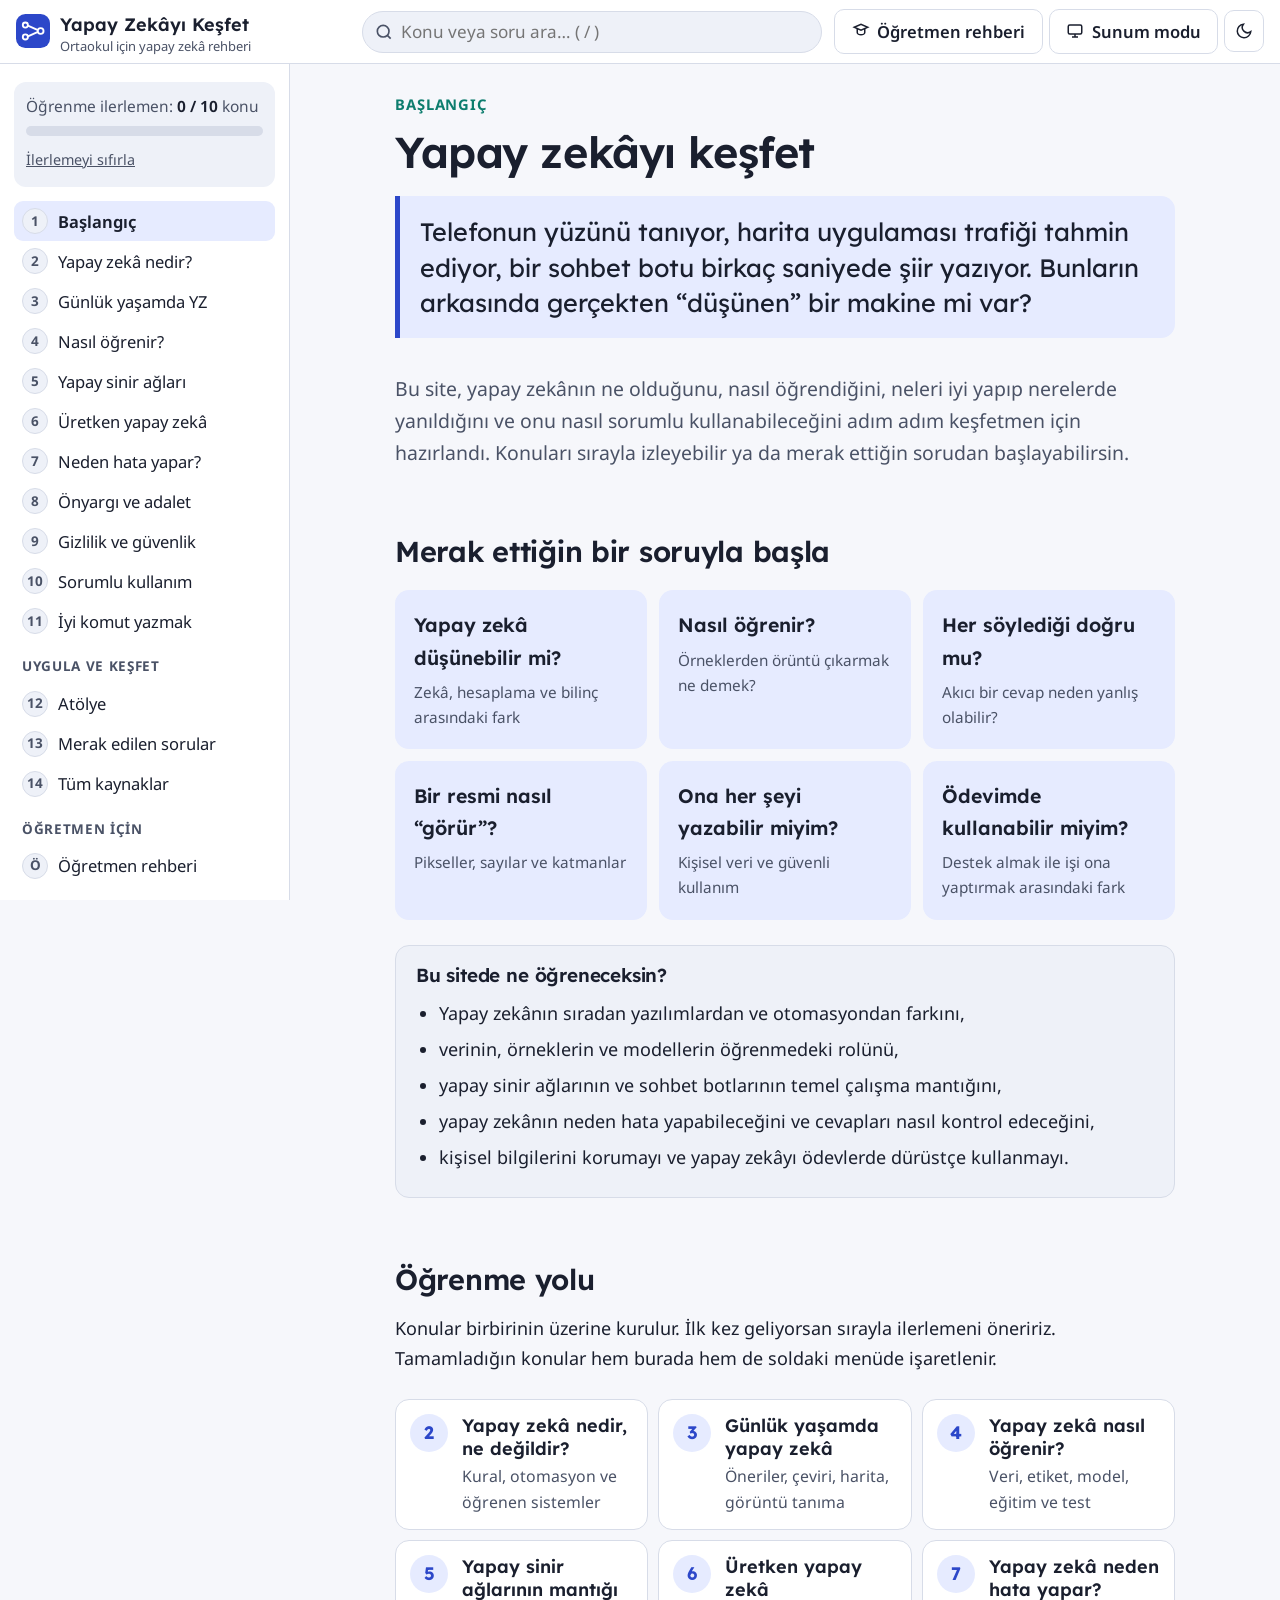
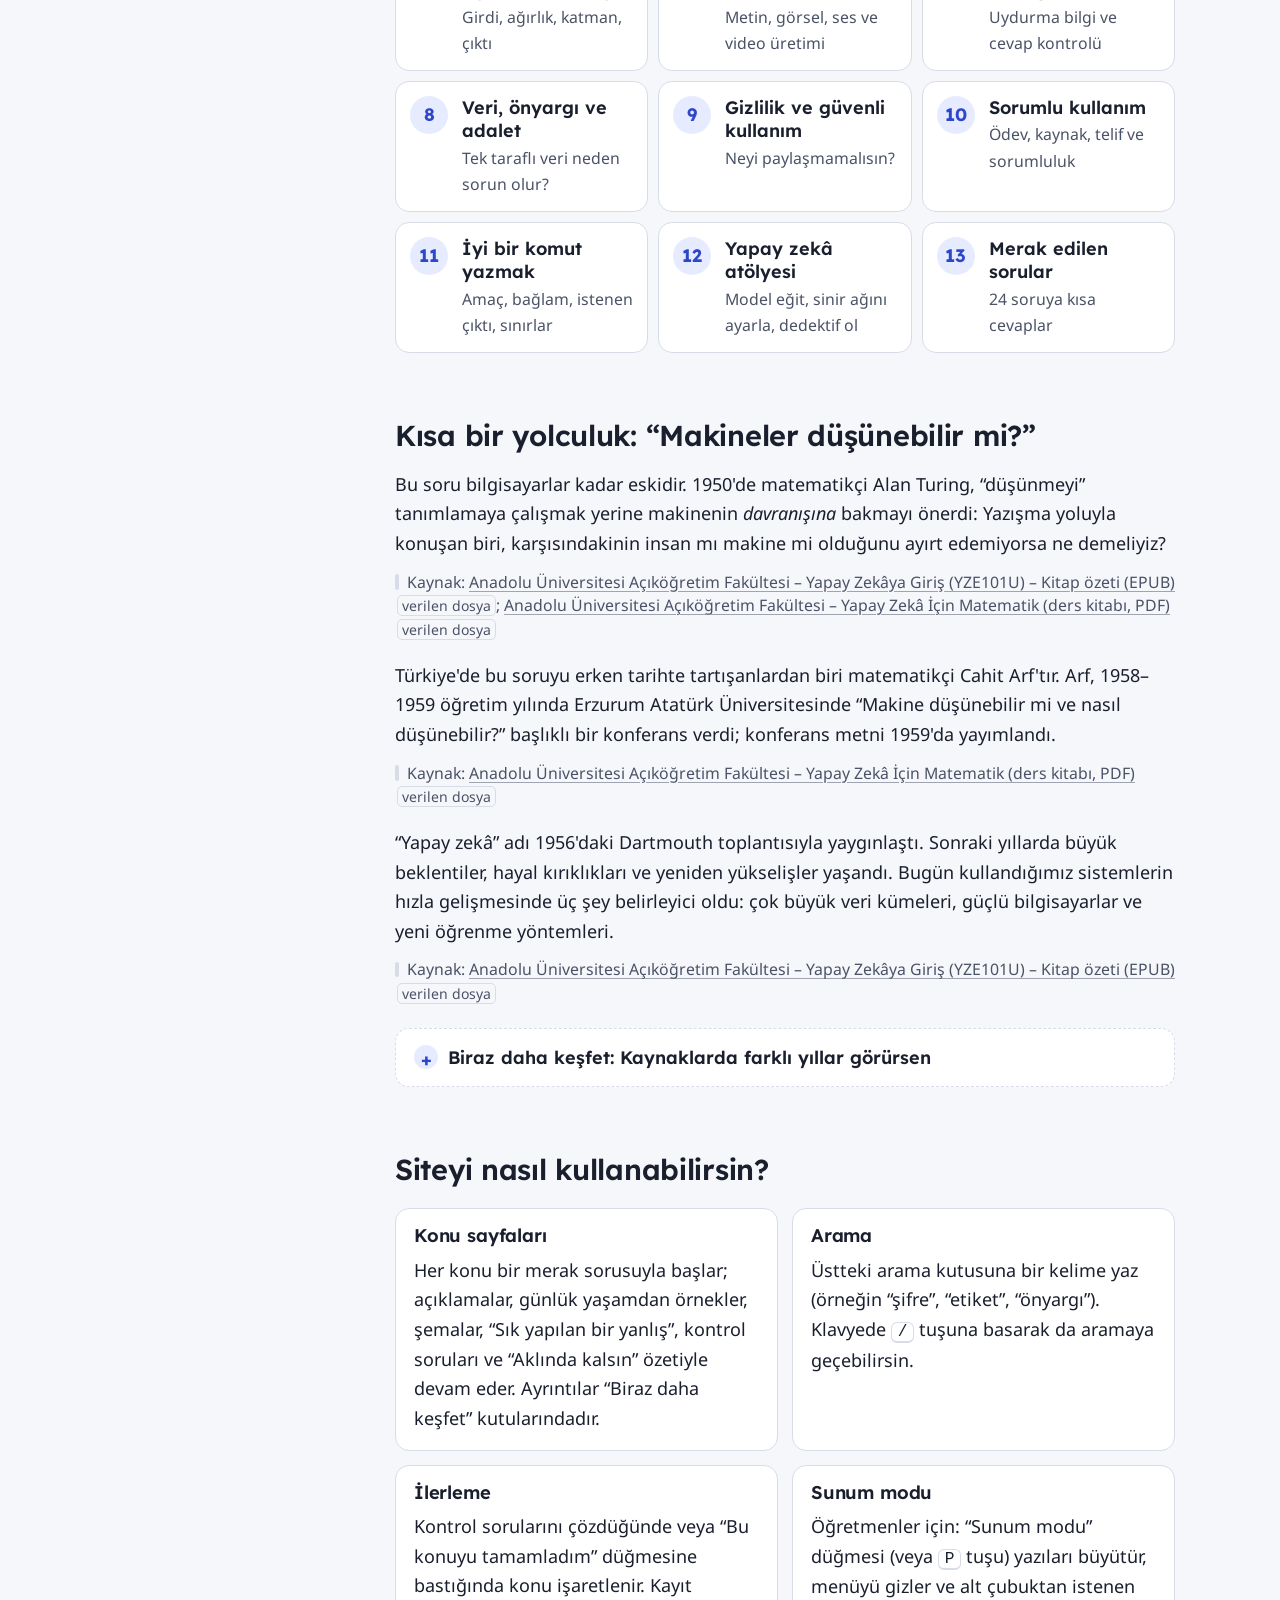
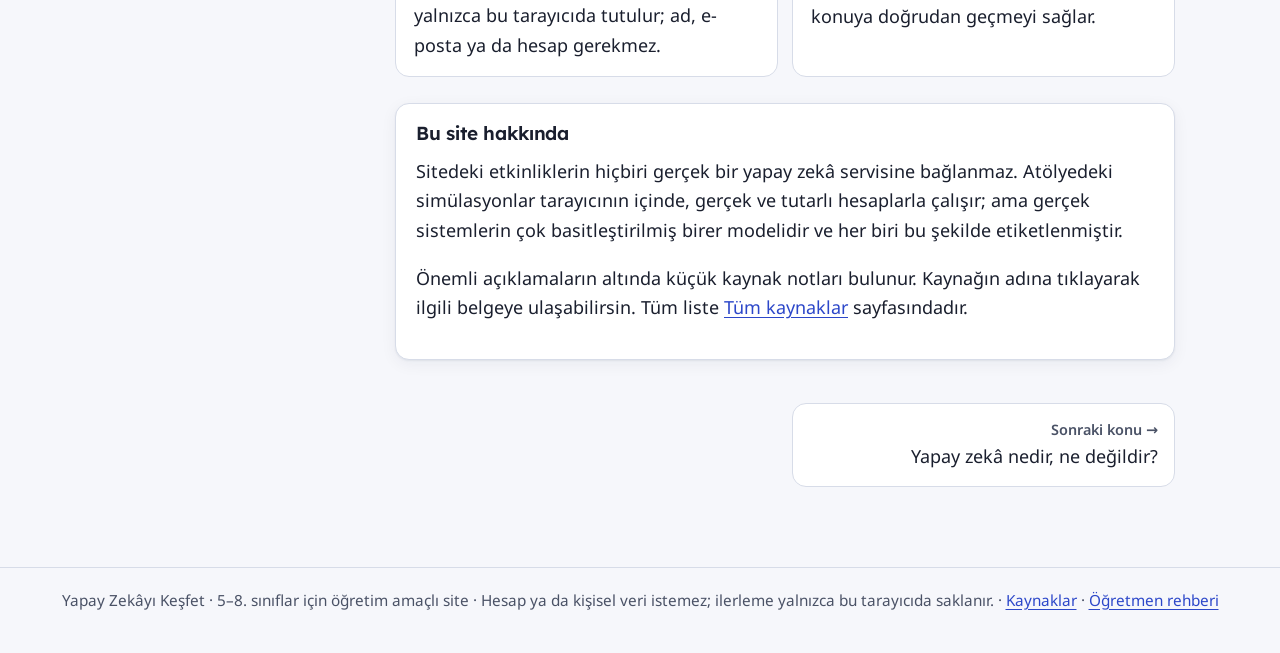
<file: index.html>
<!doctype html>
<html lang="tr">
<head>
<meta charset="utf-8">
<meta name="viewport" content="width=device-width, initial-scale=1">
<title>Yapay Zekâyı Keşfet</title>
<meta name="description" content="Ortaokul öğrencileri için yapay zekânın ne olduğunu, nasıl öğrendiğini, sınırlarını ve sorumlu kullanımını anlatan etkileşimli öğrenme sitesi.">
<link rel="preconnect" href="https://fonts.googleapis.com">
<link rel="preconnect" href="https://fonts.gstatic.com" crossorigin>
<link href="https://fonts.googleapis.com/css2?family=Lexend:wght@500;600;700&family=Noto+Sans:ital,wght@0,400;0,600;0,700;1,400&display=swap" rel="stylesheet">
<link rel="stylesheet" href="assets/css/site.css">
<script>try{var t=localStorage.getItem("yz-tema");if(t)document.documentElement.setAttribute("data-theme",JSON.parse(t));if(JSON.parse(localStorage.getItem("yz-sunum")))document.documentElement.classList.add("present-root")}catch(e){}</script>
</head>
<body data-page="baslangic">
<a class="skip" href="#icerik">İçeriğe geç</a>
<header id="site-header"></header>
<div class="layout">
<nav id="sidebar"></nav>
<main id="icerik" tabindex="-1">
<article class="content">

<p class="eyebrow">Başlangıç</p>
<h1>Yapay zekâyı keşfet</h1>
<p class="hook">Telefonun yüzünü tanıyor, harita uygulaması trafiği tahmin ediyor, bir sohbet botu birkaç saniyede şiir yazıyor. Bunların arkasında gerçekten “düşünen” bir makine mi var?</p>

<p class="lead">Bu site, yapay zekânın ne olduğunu, nasıl öğrendiğini, neleri iyi yapıp nerelerde yanıldığını ve onu nasıl sorumlu kullanabileceğini adım adım keşfetmen için hazırlandı. Konuları sırayla izleyebilir ya da merak ettiğin sorudan başlayabilirsin.</p>

<h2 id="merak">Merak ettiğin bir soruyla başla</h2>
<div class="questions">
  <a href="nedir.html#dusunur-mu">Yapay zekâ düşünebilir mi?<small>Zekâ, hesaplama ve bilinç arasındaki fark</small></a>
  <a href="nasil-ogrenir.html">Nasıl öğrenir?<small>Örneklerden örüntü çıkarmak ne demek?</small></a>
  <a href="hatalar.html">Her söylediği doğru mu?<small>Akıcı bir cevap neden yanlış olabilir?</small></a>
  <a href="sinir-aglari.html">Bir resmi nasıl “görür”?<small>Pikseller, sayılar ve katmanlar</small></a>
  <a href="gizlilik.html">Ona her şeyi yazabilir miyim?<small>Kişisel veri ve güvenli kullanım</small></a>
  <a href="sorumlu-kullanim.html">Ödevimde kullanabilir miyim?<small>Destek almak ile işi ona yaptırmak arasındaki fark</small></a>
</div>

<section class="box learn" aria-labelledby="ogrenecekler">
  <h2 id="ogrenecekler" class="box-label">Bu sitede ne öğreneceksin?</h2>
  <ul>
    <li>Yapay zekânın sıradan yazılımlardan ve otomasyondan farkını,</li>
    <li>verinin, örneklerin ve modellerin öğrenmedeki rolünü,</li>
    <li>yapay sinir ağlarının ve sohbet botlarının temel çalışma mantığını,</li>
    <li>yapay zekânın neden hata yapabileceğini ve cevapları nasıl kontrol edeceğini,</li>
    <li>kişisel bilgilerini korumayı ve yapay zekâyı ödevlerde dürüstçe kullanmayı.</li>
  </ul>
</section>

<h2 id="ogrenme-yolu">Öğrenme yolu</h2>
<p>Konular birbirinin üzerine kurulur. İlk kez geliyorsan sırayla ilerlemeni öneririz. Tamamladığın konular hem burada hem de soldaki menüde işaretlenir.</p>
<ol class="path">
  <li data-path-id="nedir"><a href="nedir.html"><span class="pnum">2</span><span><strong>Yapay zekâ nedir, ne değildir?</strong><span class="d">Kural, otomasyon ve öğrenen sistemler</span></span></a></li>
  <li data-path-id="gunluk"><a href="gunluk-yasam.html"><span class="pnum">3</span><span><strong>Günlük yaşamda yapay zekâ</strong><span class="d">Öneriler, çeviri, harita, görüntü tanıma</span></span></a></li>
  <li data-path-id="ogrenme"><a href="nasil-ogrenir.html"><span class="pnum">4</span><span><strong>Yapay zekâ nasıl öğrenir?</strong><span class="d">Veri, etiket, model, eğitim ve test</span></span></a></li>
  <li data-path-id="sinir"><a href="sinir-aglari.html"><span class="pnum">5</span><span><strong>Yapay sinir ağlarının mantığı</strong><span class="d">Girdi, ağırlık, katman, çıktı</span></span></a></li>
  <li data-path-id="uretken"><a href="uretken-yz.html"><span class="pnum">6</span><span><strong>Üretken yapay zekâ</strong><span class="d">Metin, görsel, ses ve video üretimi</span></span></a></li>
  <li data-path-id="hatalar"><a href="hatalar.html"><span class="pnum">7</span><span><strong>Yapay zekâ neden hata yapar?</strong><span class="d">Uydurma bilgi ve cevap kontrolü</span></span></a></li>
  <li data-path-id="onyargi"><a href="onyargi.html"><span class="pnum">8</span><span><strong>Veri, önyargı ve adalet</strong><span class="d">Tek taraflı veri neden sorun olur?</span></span></a></li>
  <li data-path-id="gizlilik"><a href="gizlilik.html"><span class="pnum">9</span><span><strong>Gizlilik ve güvenli kullanım</strong><span class="d">Neyi paylaşmamalısın?</span></span></a></li>
  <li data-path-id="sorumlu"><a href="sorumlu-kullanim.html"><span class="pnum">10</span><span><strong>Sorumlu kullanım</strong><span class="d">Ödev, kaynak, telif ve sorumluluk</span></span></a></li>
  <li data-path-id="komut"><a href="iyi-komut.html"><span class="pnum">11</span><span><strong>İyi bir komut yazmak</strong><span class="d">Amaç, bağlam, istenen çıktı, sınırlar</span></span></a></li>
  <li><a href="atolye.html"><span class="pnum">12</span><span><strong>Yapay zekâ atölyesi</strong><span class="d">Model eğit, sinir ağını ayarla, dedektif ol</span></span></a></li>
  <li><a href="sss.html"><span class="pnum">13</span><span><strong>Merak edilen sorular</strong><span class="d">24 soruya kısa cevaplar</span></span></a></li>
</ol>

<h2 id="kisa-tarih">Kısa bir yolculuk: “Makineler düşünebilir mi?”</h2>
<p>Bu soru bilgisayarlar kadar eskidir. 1950'de matematikçi Alan Turing, “düşünmeyi” tanımlamaya çalışmak yerine makinenin <em>davranışına</em> bakmayı önerdi: Yazışma yoluyla konuşan biri, karşısındakinin insan mı makine mi olduğunu ayırt edemiyorsa ne demeliyiz?</p>
<p class="src" data-src="aof-giris,aof-matematik"></p>
<p>Türkiye'de bu soruyu erken tarihte tartışanlardan biri matematikçi Cahit Arf'tır. Arf, 1958–1959 öğretim yılında Erzurum Atatürk Üniversitesinde “Makine düşünebilir mi ve nasıl düşünebilir?” başlıklı bir konferans verdi; konferans metni 1959'da yayımlandı.</p>
<p class="src" data-src="aof-matematik"></p>
<p>“Yapay zekâ” adı 1956'daki Dartmouth toplantısıyla yaygınlaştı. Sonraki yıllarda büyük beklentiler, hayal kırıklıkları ve yeniden yükselişler yaşandı. Bugün kullandığımız sistemlerin hızla gelişmesinde üç şey belirleyici oldu: çok büyük veri kümeleri, güçlü bilgisayarlar ve yeni öğrenme yöntemleri.</p>
<p class="src" data-src="aof-giris"></p>

<details class="more">
  <summary>Biraz daha keşfet: Kaynaklarda farklı yıllar görürsen</summary>
  <div class="more-body">
    <p>Cahit Arf'ın konferansı bazı sunumlarda 1958, bazılarında 1959 olarak geçer. Bunun nedeni konferansın 1958–1959 öğretim yılında verilmesi ve metnin 1959'da yayımlanmasıdır. Bu küçük örnek, tek bir kaynağa bakmak yerine bilgileri karşılaştırmanın neden önemli olduğunu gösterir.</p>
    <p class="src" data-src="aof-matematik,aof-giris,seminer"></p>
  </div>
</details>

<h2 id="nasil-kullanilir">Siteyi nasıl kullanabilirsin?</h2>
<div class="grid two">
  <div class="card"><h3>Konu sayfaları</h3><p>Her konu bir merak sorusuyla başlar; açıklamalar, günlük yaşamdan örnekler, şemalar, “Sık yapılan bir yanlış”, kontrol soruları ve “Aklında kalsın” özetiyle devam eder. Ayrıntılar “Biraz daha keşfet” kutularındadır.</p></div>
  <div class="card"><h3>Arama</h3><p>Üstteki arama kutusuna bir kelime yaz (örneğin “şifre”, “etiket”, “önyargı”). Klavyede <kbd>/</kbd> tuşuna basarak da aramaya geçebilirsin.</p></div>
  <div class="card"><h3>İlerleme</h3><p>Kontrol sorularını çözdüğünde veya “Bu konuyu tamamladım” düğmesine bastığında konu işaretlenir. Kayıt yalnızca bu tarayıcıda tutulur; ad, e-posta ya da hesap gerekmez.</p></div>
  <div class="card"><h3>Sunum modu</h3><p>Öğretmenler için: “Sunum modu” düğmesi (veya <kbd>P</kbd> tuşu) yazıları büyütür, menüyü gizler ve alt çubuktan istenen konuya doğrudan geçmeyi sağlar.</p></div>
</div>

<section class="box" aria-labelledby="site-hakkinda">
  <h2 id="site-hakkinda" class="box-label">Bu site hakkında</h2>
  <p>Sitedeki etkinliklerin hiçbiri gerçek bir yapay zekâ servisine bağlanmaz. Atölyedeki simülasyonlar tarayıcının içinde, gerçek ve tutarlı hesaplarla çalışır; ama gerçek sistemlerin çok basitleştirilmiş birer modelidir ve her biri bu şekilde etiketlenmiştir.</p>
  <p>Önemli açıklamaların altında küçük kaynak notları bulunur. Kaynağın adına tıklayarak ilgili belgeye ulaşabilirsin. Tüm liste <a href="kaynaklar.html">Tüm kaynaklar</a> sayfasındadır.</p>
</section>

<nav id="pager"></nav>
</article>
</main>
</div>
<footer id="site-footer"></footer>
<script src="assets/js/data.js"></script>
<script src="assets/js/search-index.js"></script>
<script src="assets/js/site.js"></script>
</body>
</html>
</file>
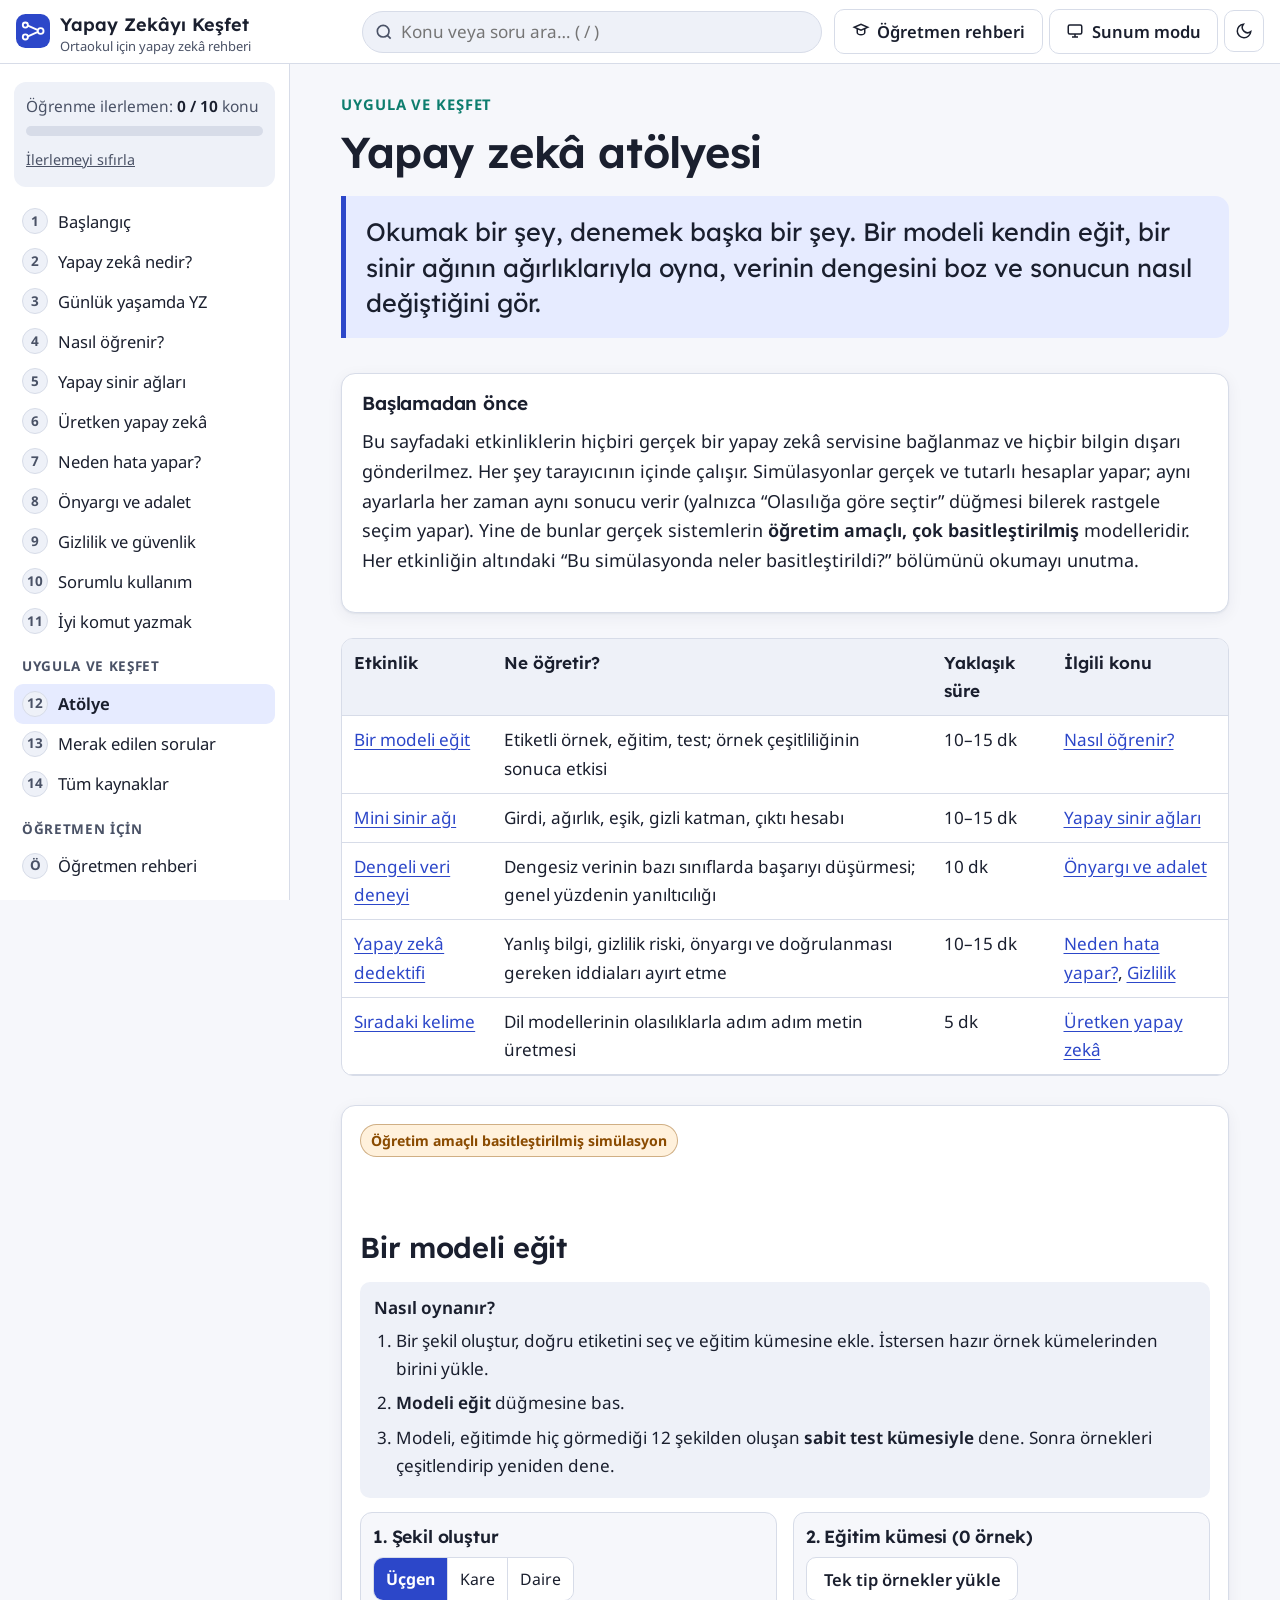
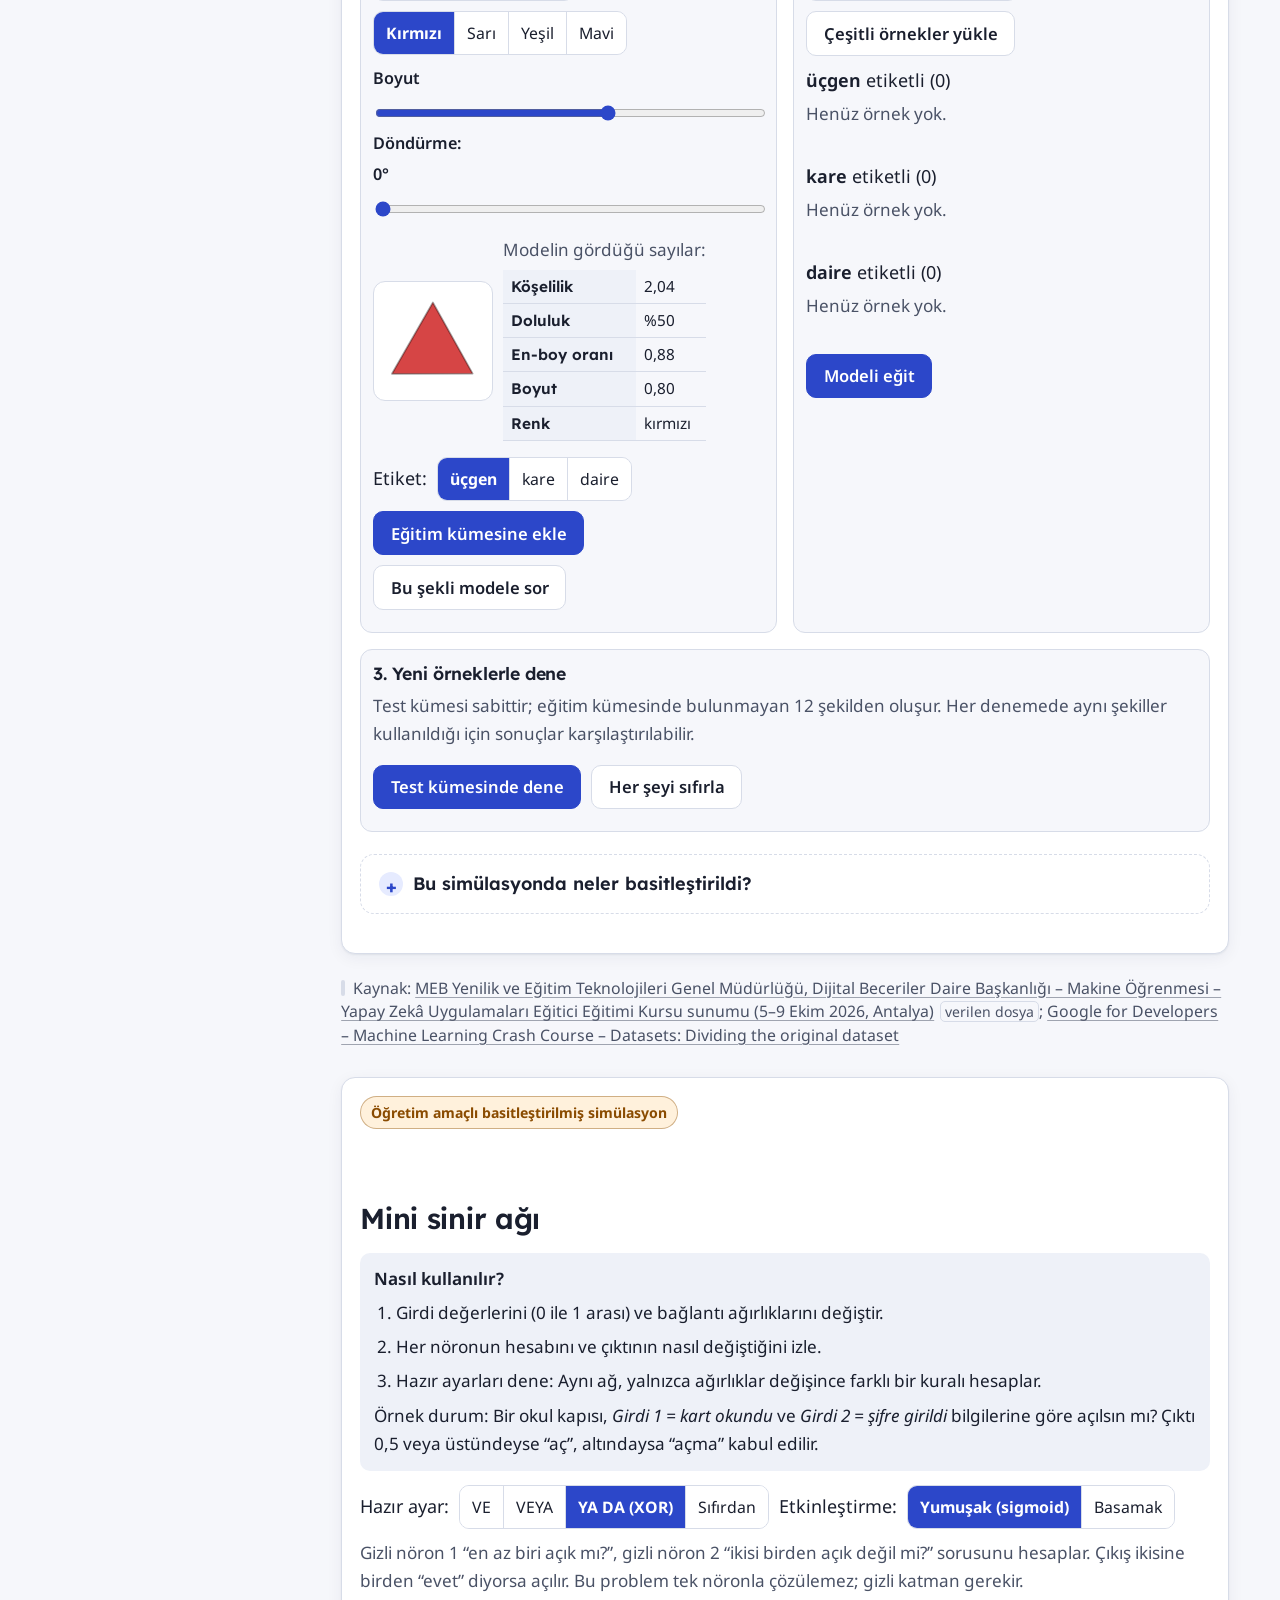
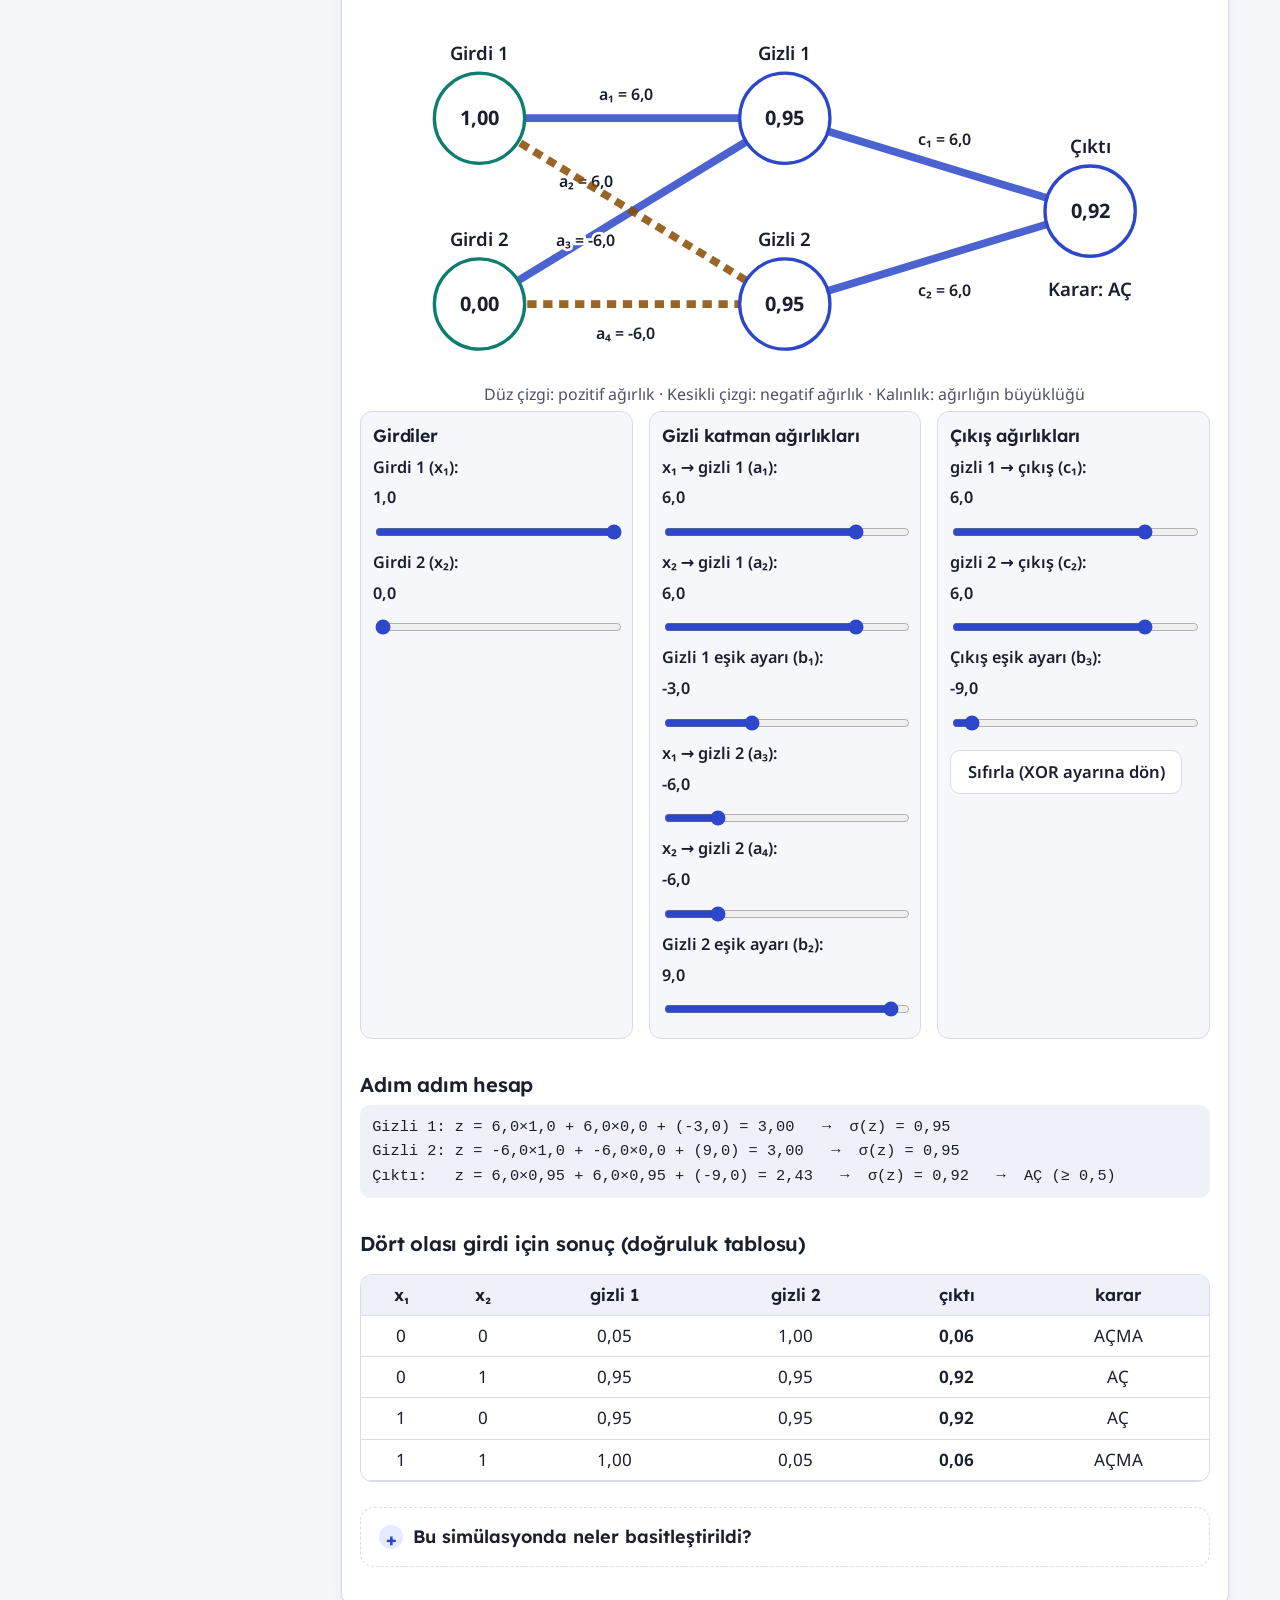
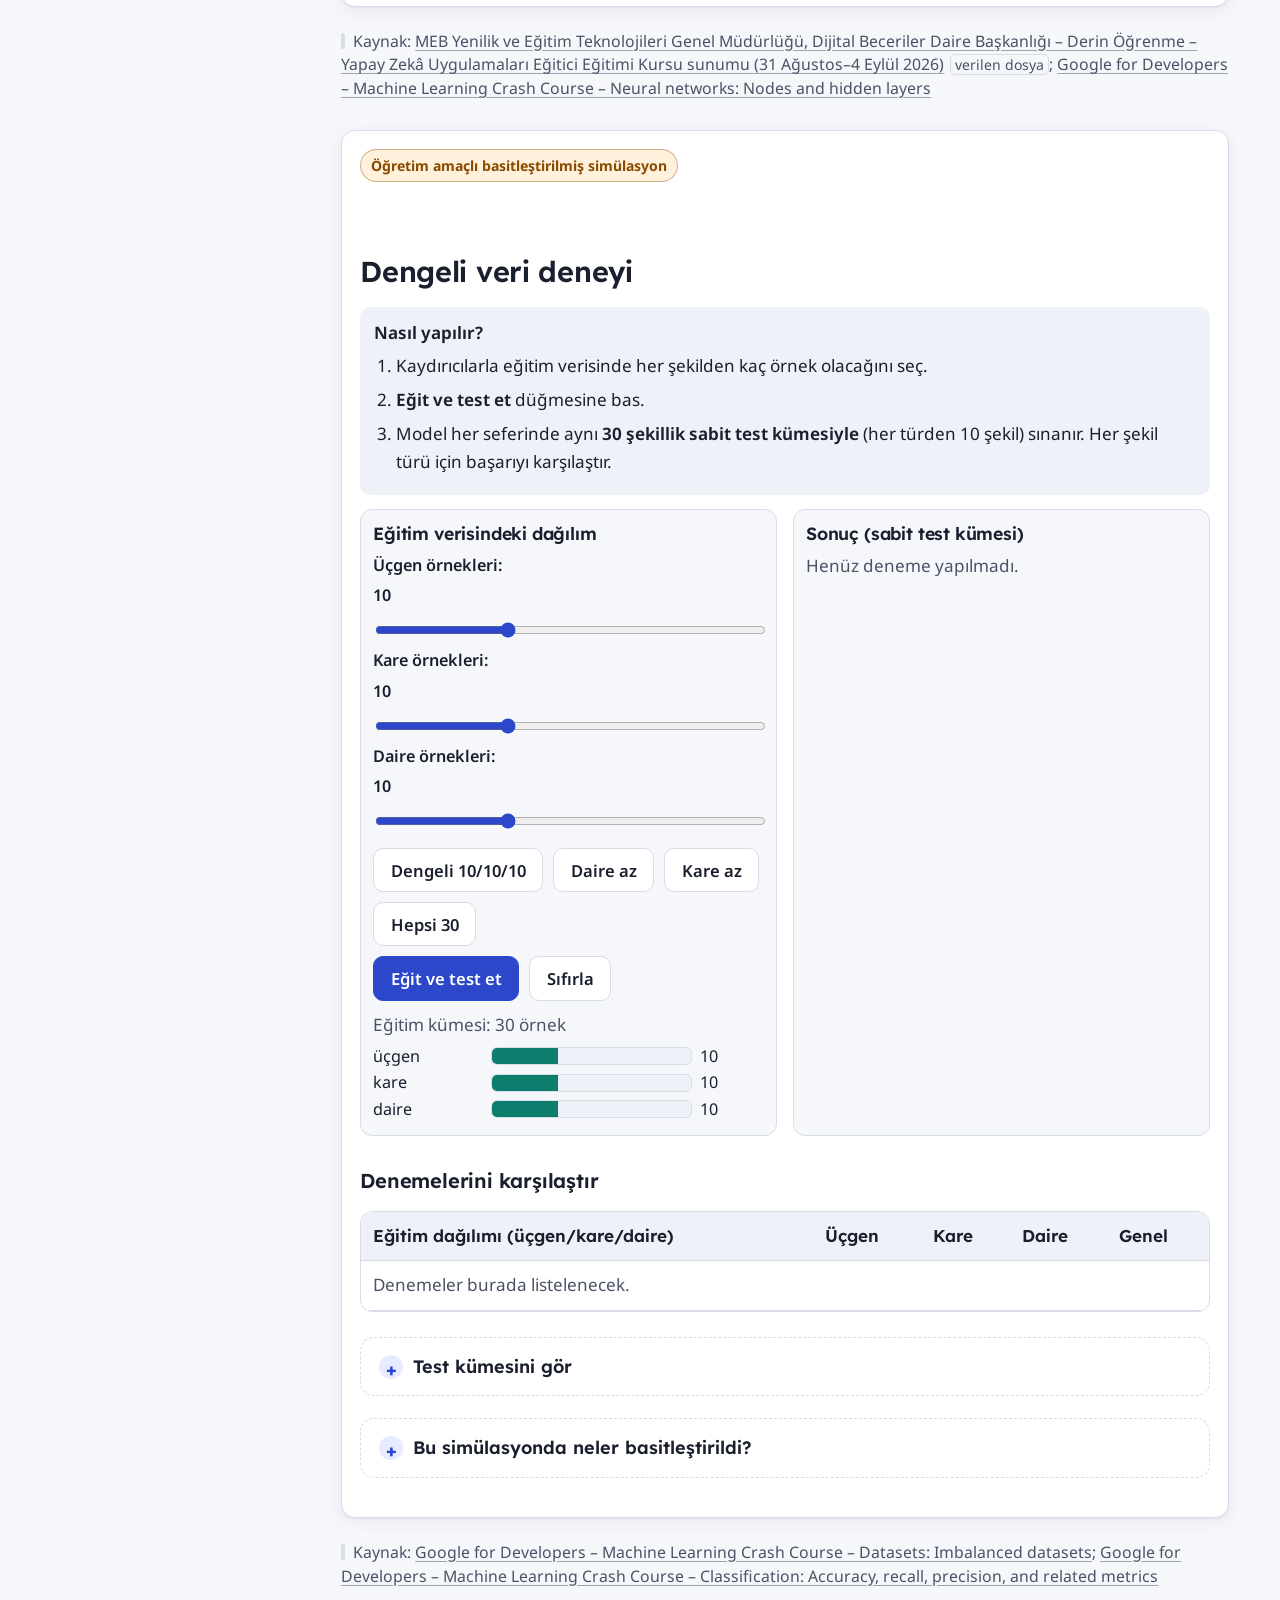
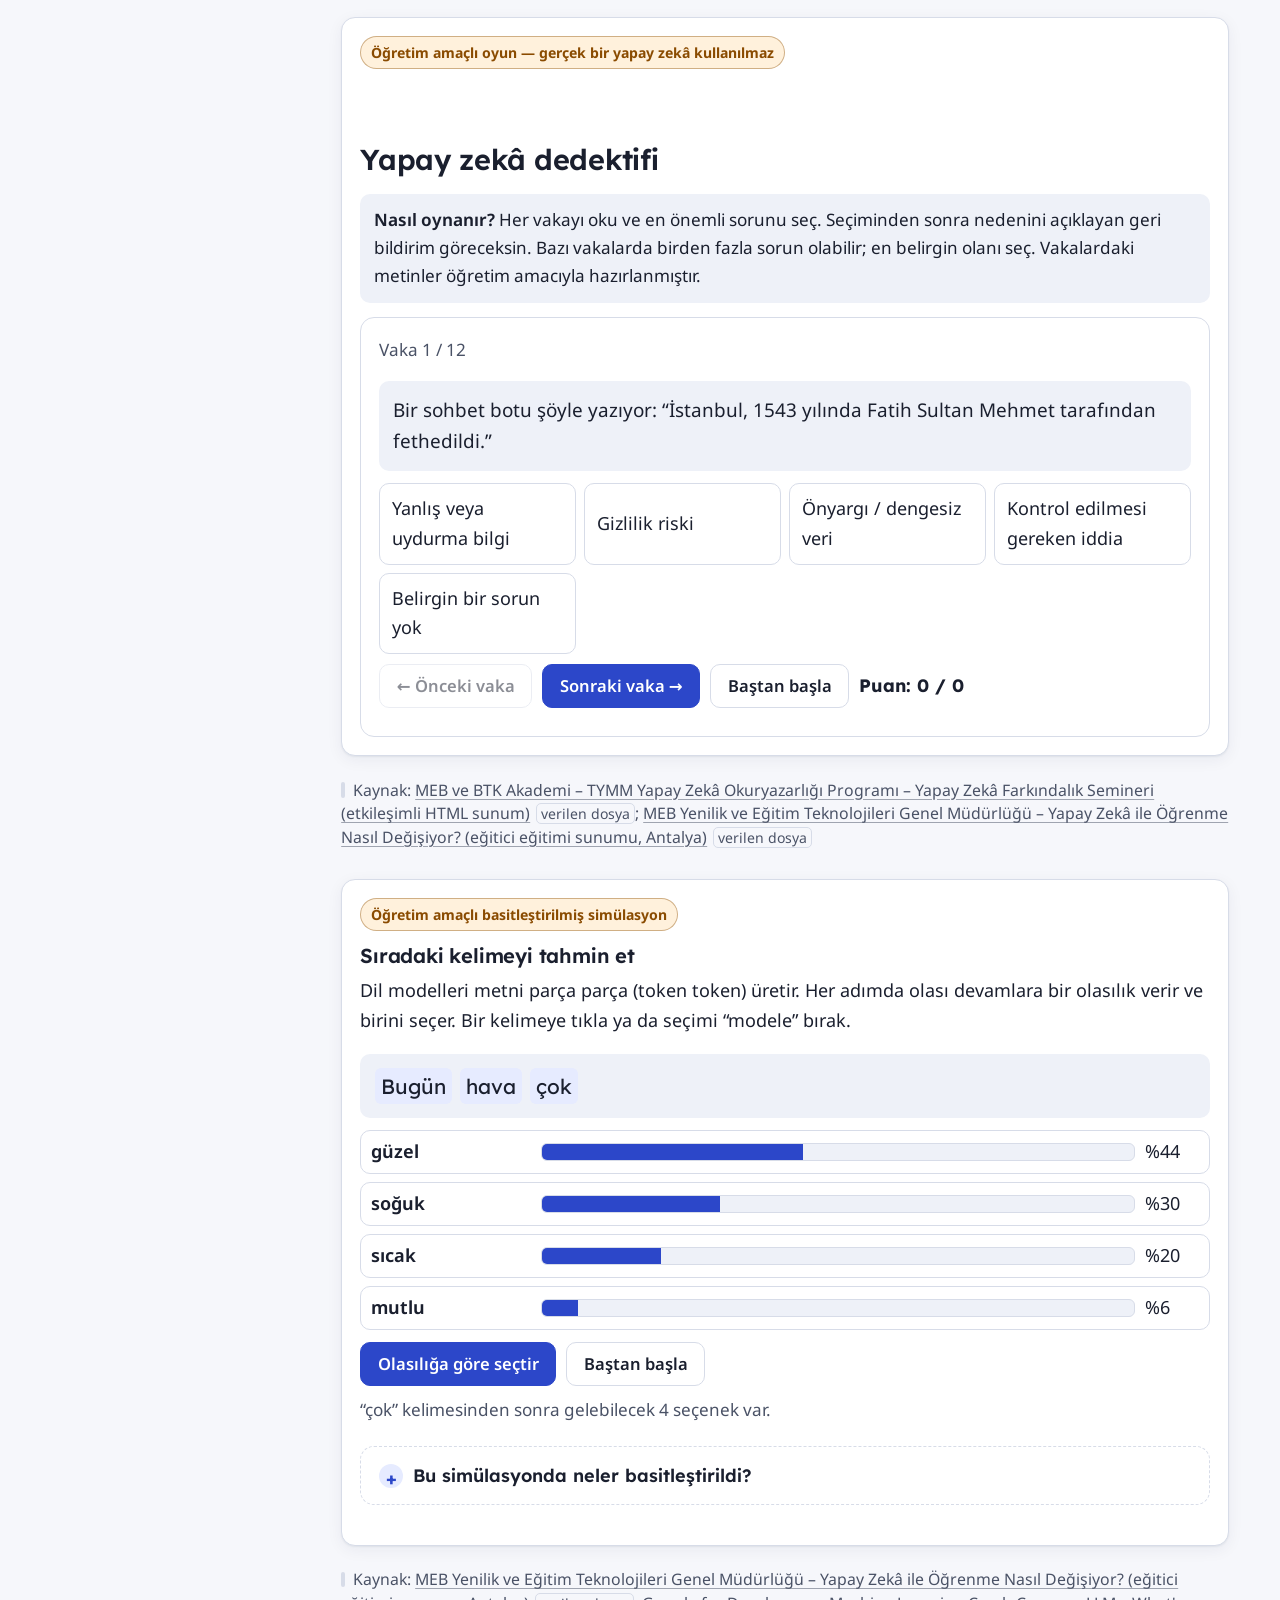
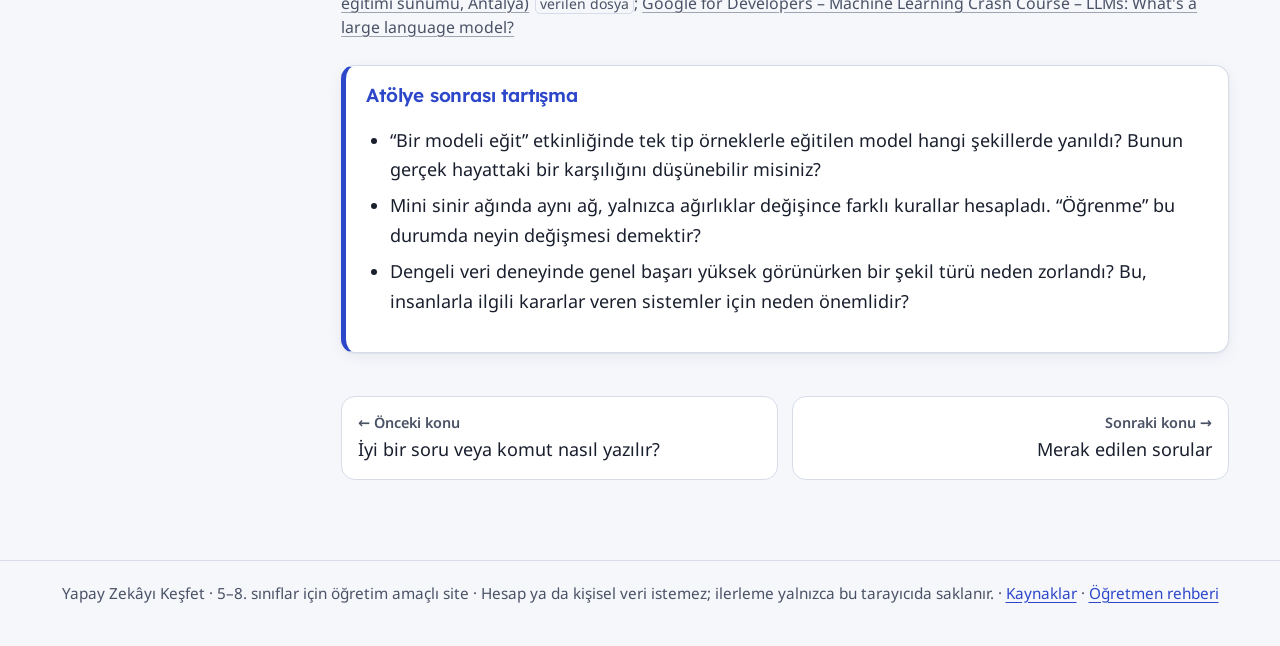
<file: atolye.html>
<!doctype html>
<html lang="tr">
<head>
<meta charset="utf-8">
<meta name="viewport" content="width=device-width, initial-scale=1">
<title>Yapay zekâ atölyesi · Yapay Zekâyı Keşfet</title>
<meta name="description" content="Tarayıcıda çalışan simülasyonlar ve oyunlar: Bir modeli eğit, mini sinir ağı, dengeli veri deneyi, yapay zekâ dedektifi ve sıradaki kelime oyunu.">
<link rel="preconnect" href="https://fonts.googleapis.com">
<link rel="preconnect" href="https://fonts.gstatic.com" crossorigin>
<link href="https://fonts.googleapis.com/css2?family=Lexend:wght@500;600;700&family=Noto+Sans:ital,wght@0,400;0,600;0,700;1,400&display=swap" rel="stylesheet">
<link rel="stylesheet" href="assets/css/site.css">
<script>try{var t=localStorage.getItem("yz-tema");if(t)document.documentElement.setAttribute("data-theme",JSON.parse(t));if(JSON.parse(localStorage.getItem("yz-sunum")))document.documentElement.classList.add("present-root")}catch(e){}</script>
</head>
<body data-page="atolye">
<a class="skip" href="#icerik">İçeriğe geç</a>
<header id="site-header"></header>
<div class="layout">
<nav id="sidebar"></nav>
<main id="icerik" tabindex="-1">
<article class="content wide">

<p class="eyebrow">Uygula ve keşfet</p>
<h1>Yapay zekâ atölyesi</h1>
<p class="hook">Okumak bir şey, denemek başka bir şey. Bir modeli kendin eğit, bir sinir ağının ağırlıklarıyla oyna, verinin dengesini boz ve sonucun nasıl değiştiğini gör.</p>

<section class="box" aria-labelledby="once-oku">
  <h2 id="once-oku" class="box-label">Başlamadan önce</h2>
  <p>Bu sayfadaki etkinliklerin hiçbiri gerçek bir yapay zekâ servisine bağlanmaz ve hiçbir bilgin dışarı gönderilmez. Her şey tarayıcının içinde çalışır. Simülasyonlar gerçek ve tutarlı hesaplar yapar; aynı ayarlarla her zaman aynı sonucu verir (yalnızca “Olasılığa göre seçtir” düğmesi bilerek rastgele seçim yapar). Yine de bunlar gerçek sistemlerin <strong>öğretim amaçlı, çok basitleştirilmiş</strong> modelleridir. Her etkinliğin altındaki “Bu simülasyonda neler basitleştirildi?” bölümünü okumayı unutma.</p>
</section>

<div class="table-wrap">
<table>
  <thead><tr><th>Etkinlik</th><th>Ne öğretir?</th><th>Yaklaşık süre</th><th>İlgili konu</th></tr></thead>
  <tbody>
    <tr><td><a href="#sim-egit">Bir modeli eğit</a></td><td>Etiketli örnek, eğitim, test; örnek çeşitliliğinin sonuca etkisi</td><td>10–15 dk</td><td><a href="nasil-ogrenir.html">Nasıl öğrenir?</a></td></tr>
    <tr><td><a href="#sim-ag">Mini sinir ağı</a></td><td>Girdi, ağırlık, eşik, gizli katman, çıktı hesabı</td><td>10–15 dk</td><td><a href="sinir-aglari.html">Yapay sinir ağları</a></td></tr>
    <tr><td><a href="#sim-denge">Dengeli veri deneyi</a></td><td>Dengesiz verinin bazı sınıflarda başarıyı düşürmesi; genel yüzdenin yanıltıcılığı</td><td>10 dk</td><td><a href="onyargi.html">Önyargı ve adalet</a></td></tr>
    <tr><td><a href="#sim-dedektif">Yapay zekâ dedektifi</a></td><td>Yanlış bilgi, gizlilik riski, önyargı ve doğrulanması gereken iddiaları ayırt etme</td><td>10–15 dk</td><td><a href="hatalar.html">Neden hata yapar?</a>, <a href="gizlilik.html">Gizlilik</a></td></tr>
    <tr><td><a href="#sim-kelime">Sıradaki kelime</a></td><td>Dil modellerinin olasılıklarla adım adım metin üretmesi</td><td>5 dk</td><td><a href="uretken-yz.html">Üretken yapay zekâ</a></td></tr>
  </tbody>
</table>
</div>

<section class="sim" data-widget="shape-trainer" aria-label="Bir modeli eğit simülasyonu"></section>
<p class="src" data-src="meb-makine,gml-ayirma"></p>

<section class="sim" data-widget="mini-nn" aria-label="Mini sinir ağı simülasyonu"></section>
<p class="src" data-src="meb-derin,gml-sinir"></p>

<section class="sim" data-widget="balance-lab" aria-label="Dengeli veri deneyi"></section>
<p class="src" data-src="gml-dengesiz,gml-dogruluk"></p>

<section class="sim" data-widget="detective" aria-label="Yapay zekâ dedektifi oyunu"></section>
<p class="src" data-src="seminer,meb-antalya"></p>

<section class="sim" data-widget="next-word" aria-label="Sıradaki kelime oyunu"></section>
<p class="src" data-src="meb-antalya,gml-llm"></p>

<section class="box discuss" aria-labelledby="tartis">
  <h2 id="tartis" class="box-label">Atölye sonrası tartışma</h2>
  <ul>
    <li>“Bir modeli eğit” etkinliğinde tek tip örneklerle eğitilen model hangi şekillerde yanıldı? Bunun gerçek hayattaki bir karşılığını düşünebilir misiniz?</li>
    <li>Mini sinir ağında aynı ağ, yalnızca ağırlıklar değişince farklı kurallar hesapladı. “Öğrenme” bu durumda neyin değişmesi demektir?</li>
    <li>Dengeli veri deneyinde genel başarı yüksek görünürken bir şekil türü neden zorlandı? Bu, insanlarla ilgili kararlar veren sistemler için neden önemlidir?</li>
  </ul>
</section>

<nav id="pager"></nav>
</article>
</main>
</div>
<footer id="site-footer"></footer>
<script src="assets/js/data.js"></script>
<script src="assets/js/search-index.js"></script>
<script src="assets/js/site.js"></script>
<script src="assets/js/shapelab.js"></script>
<script src="assets/js/sims.js"></script>
</body>
</html>
</file>
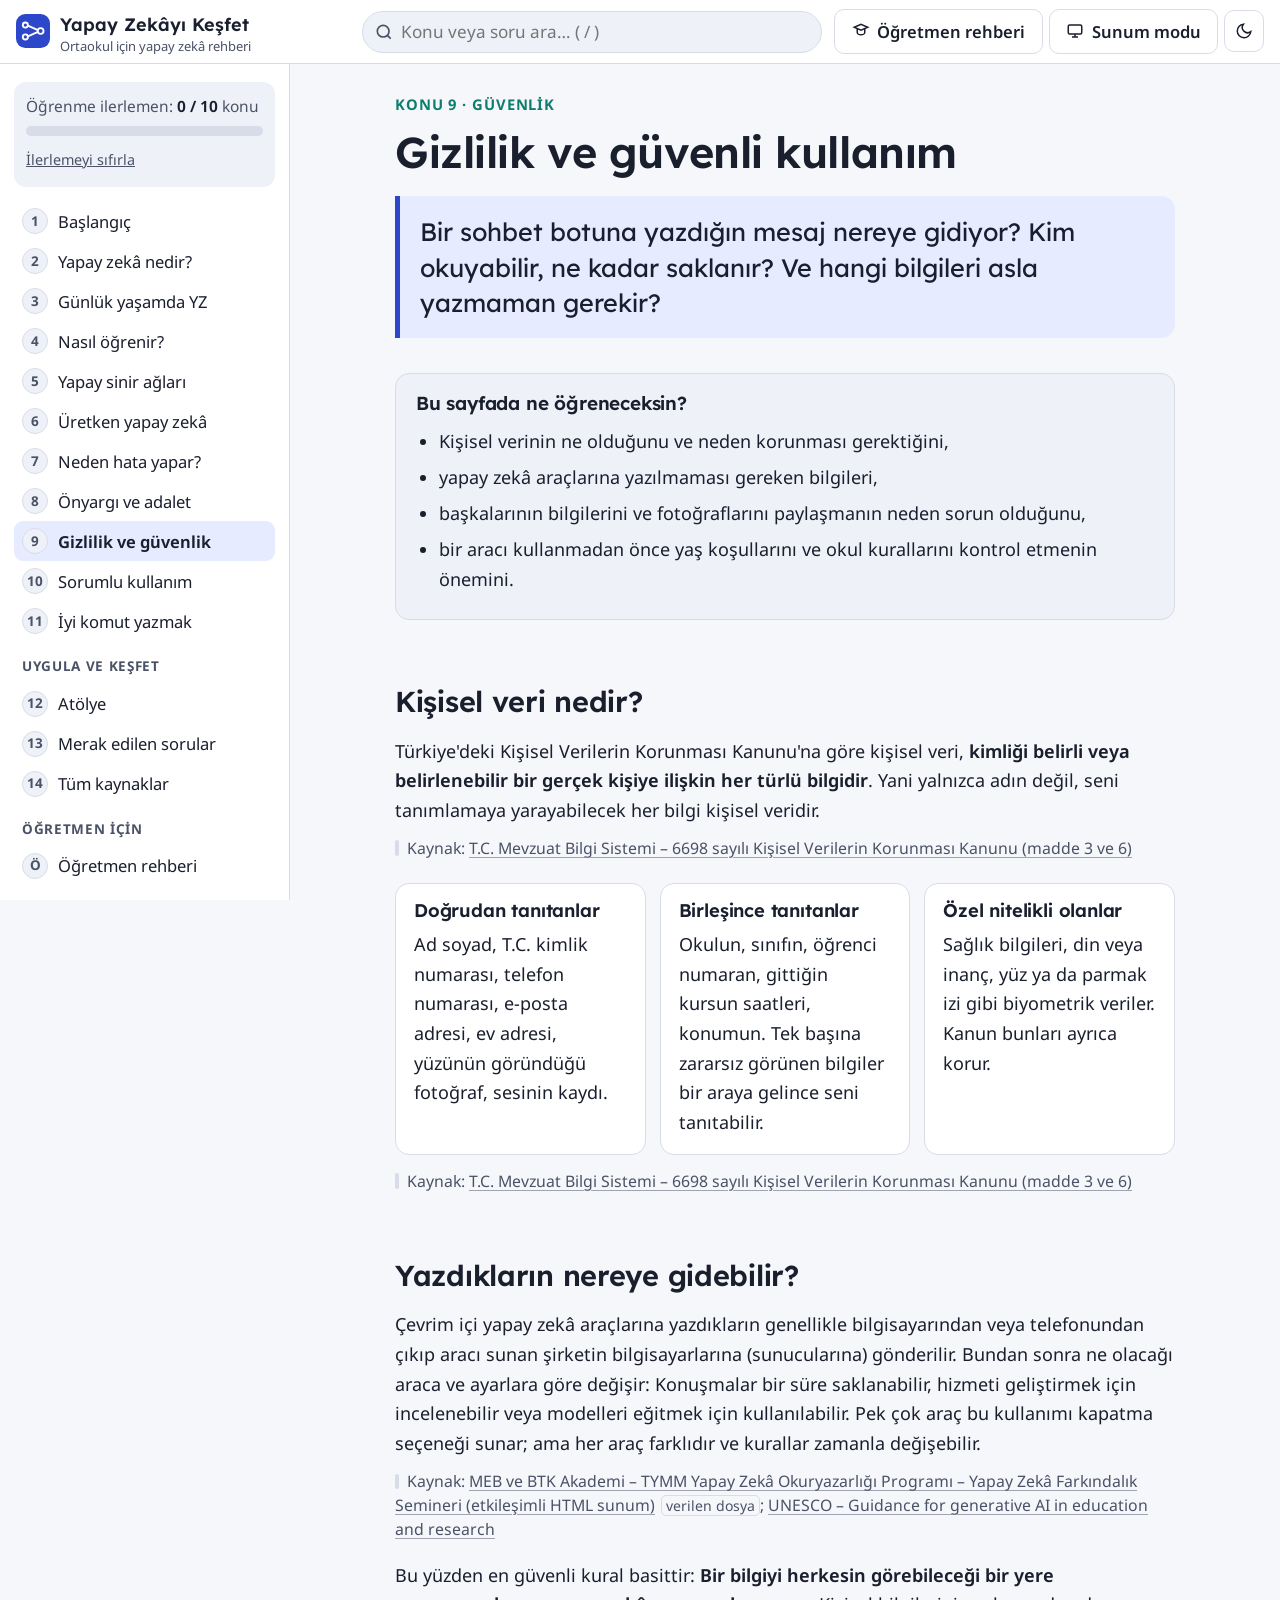
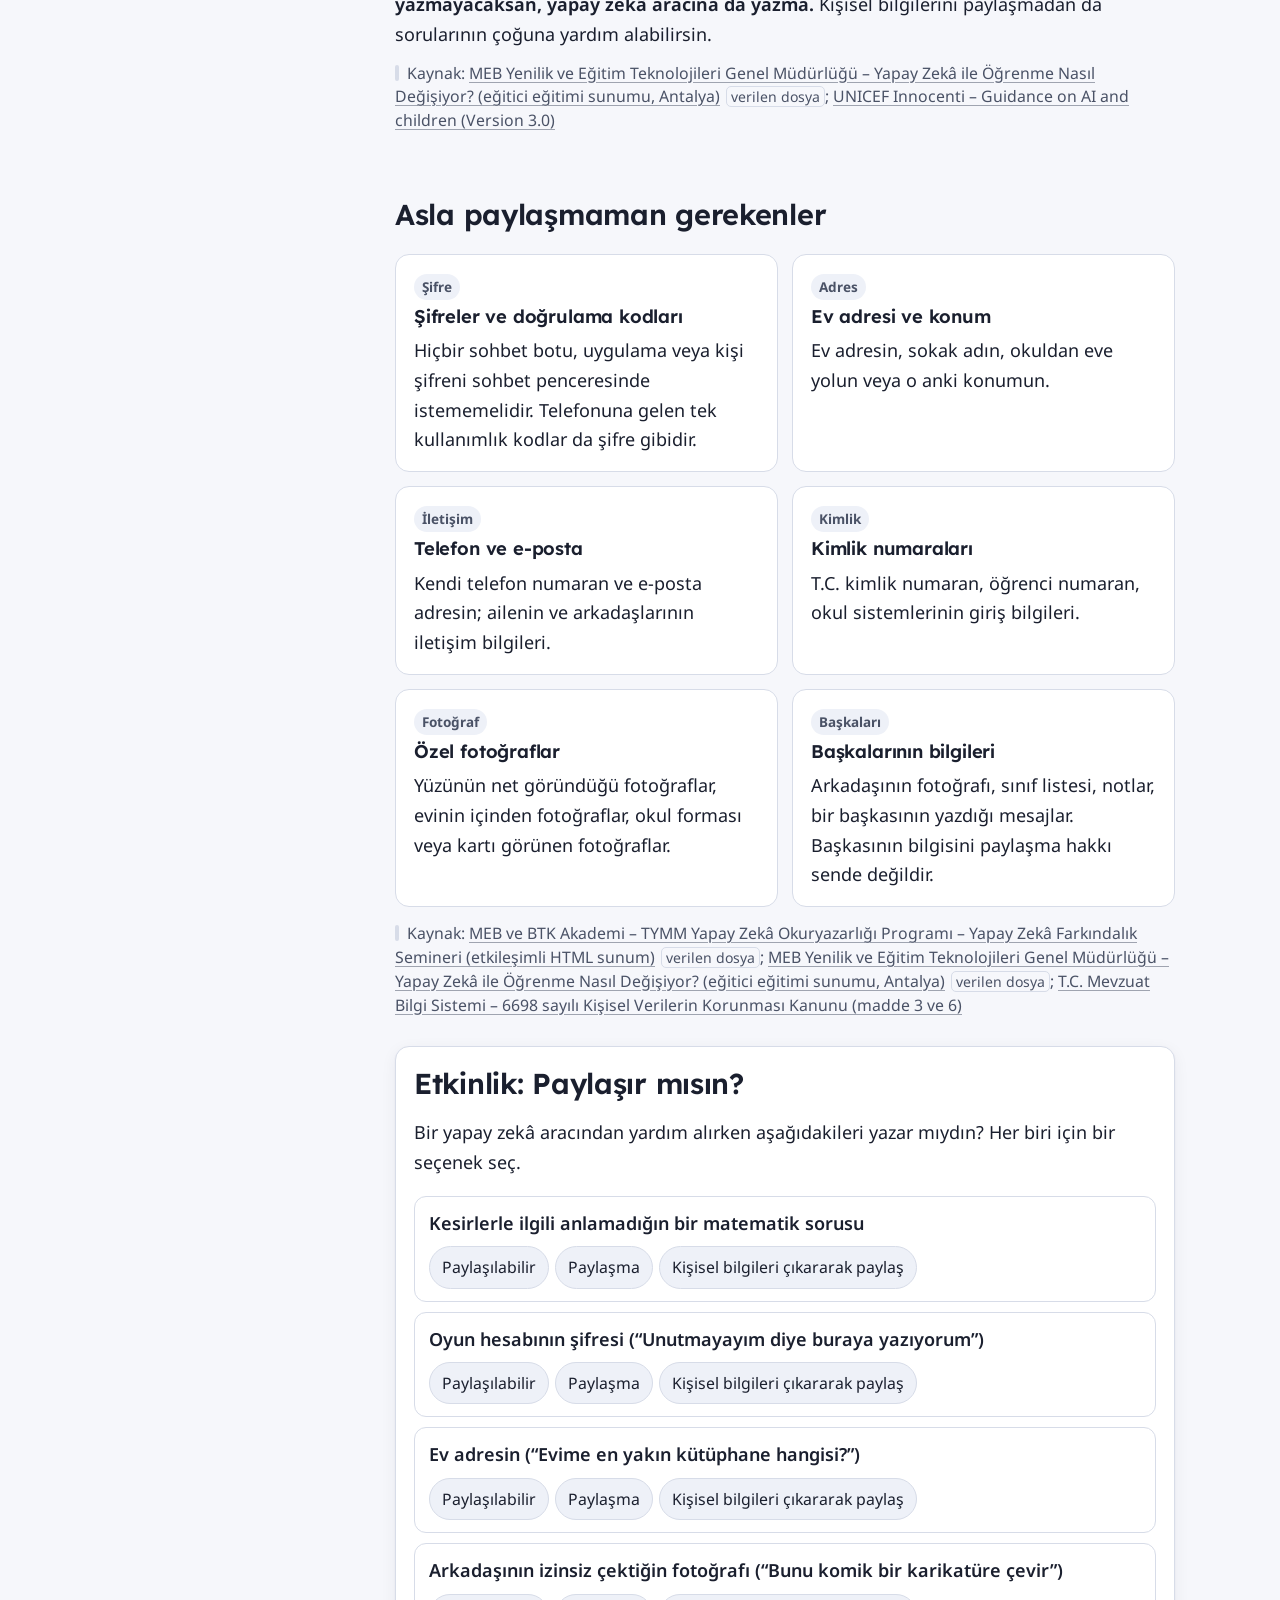
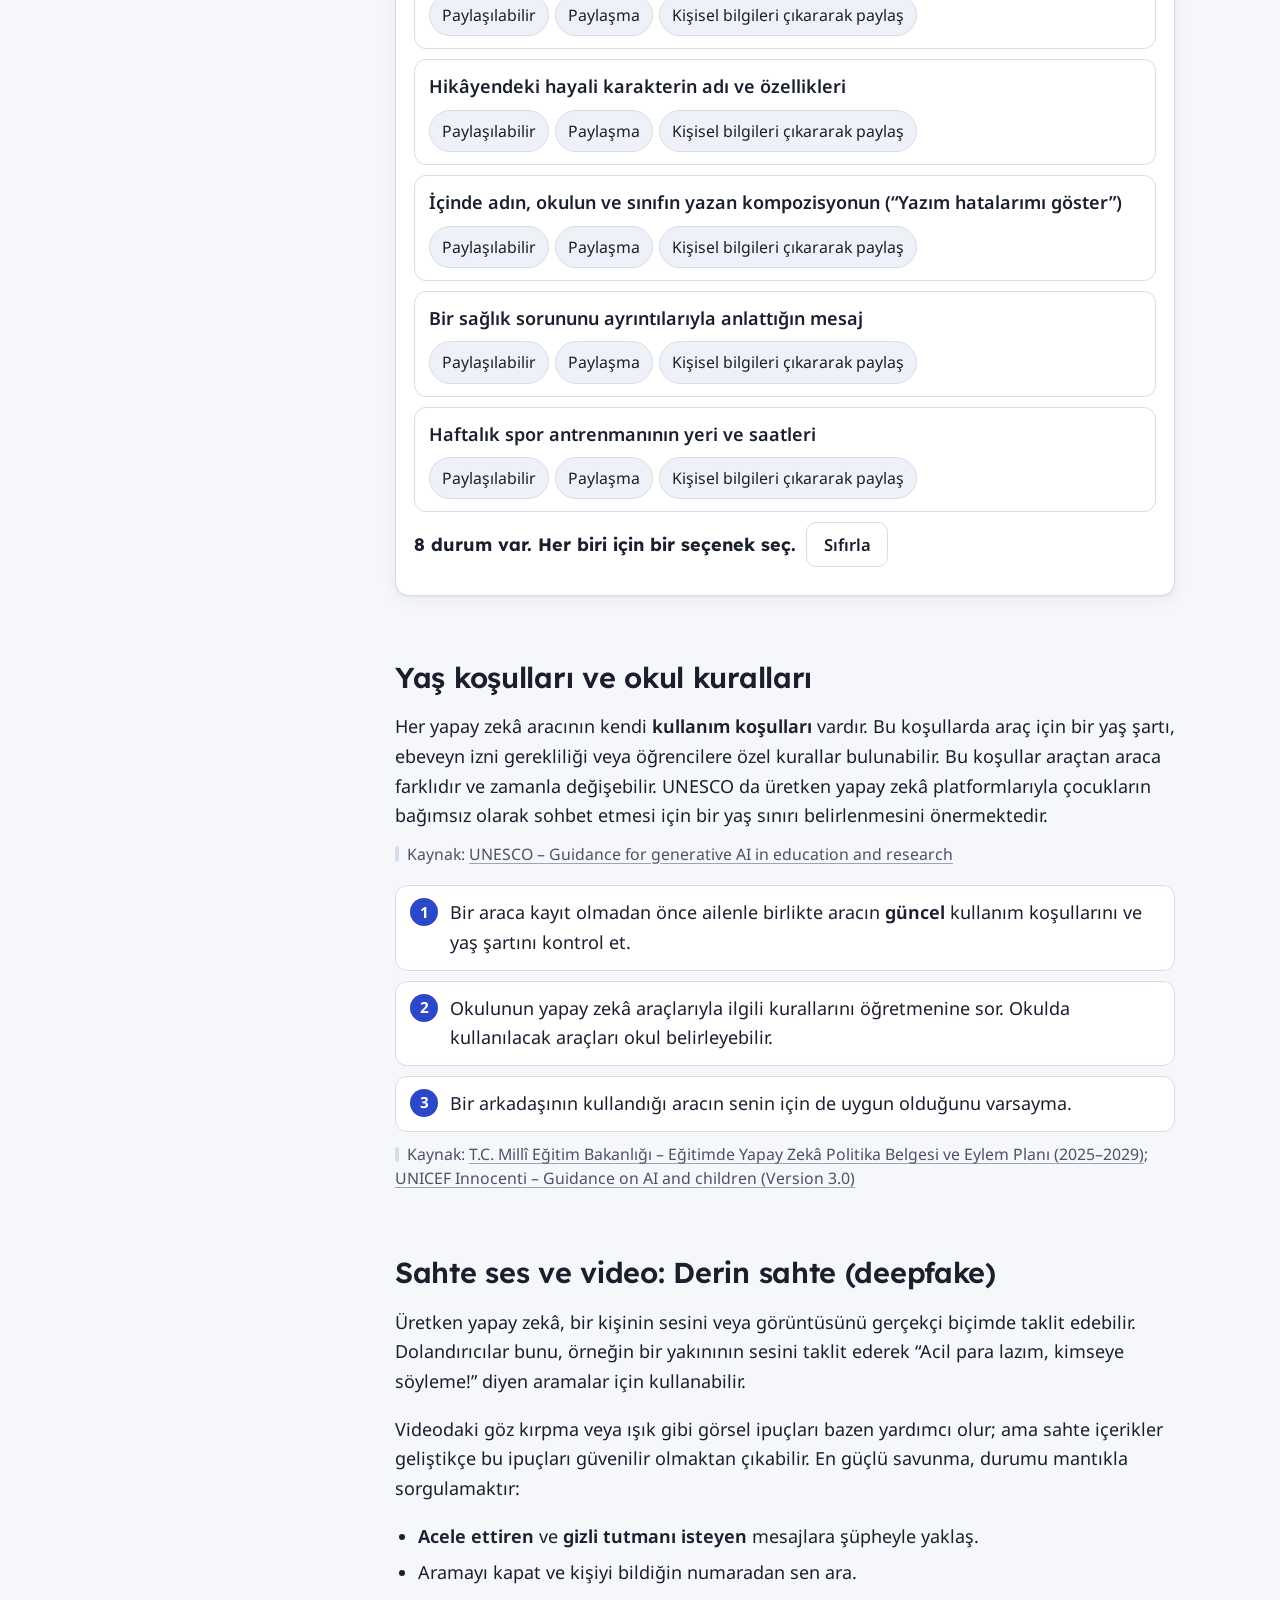
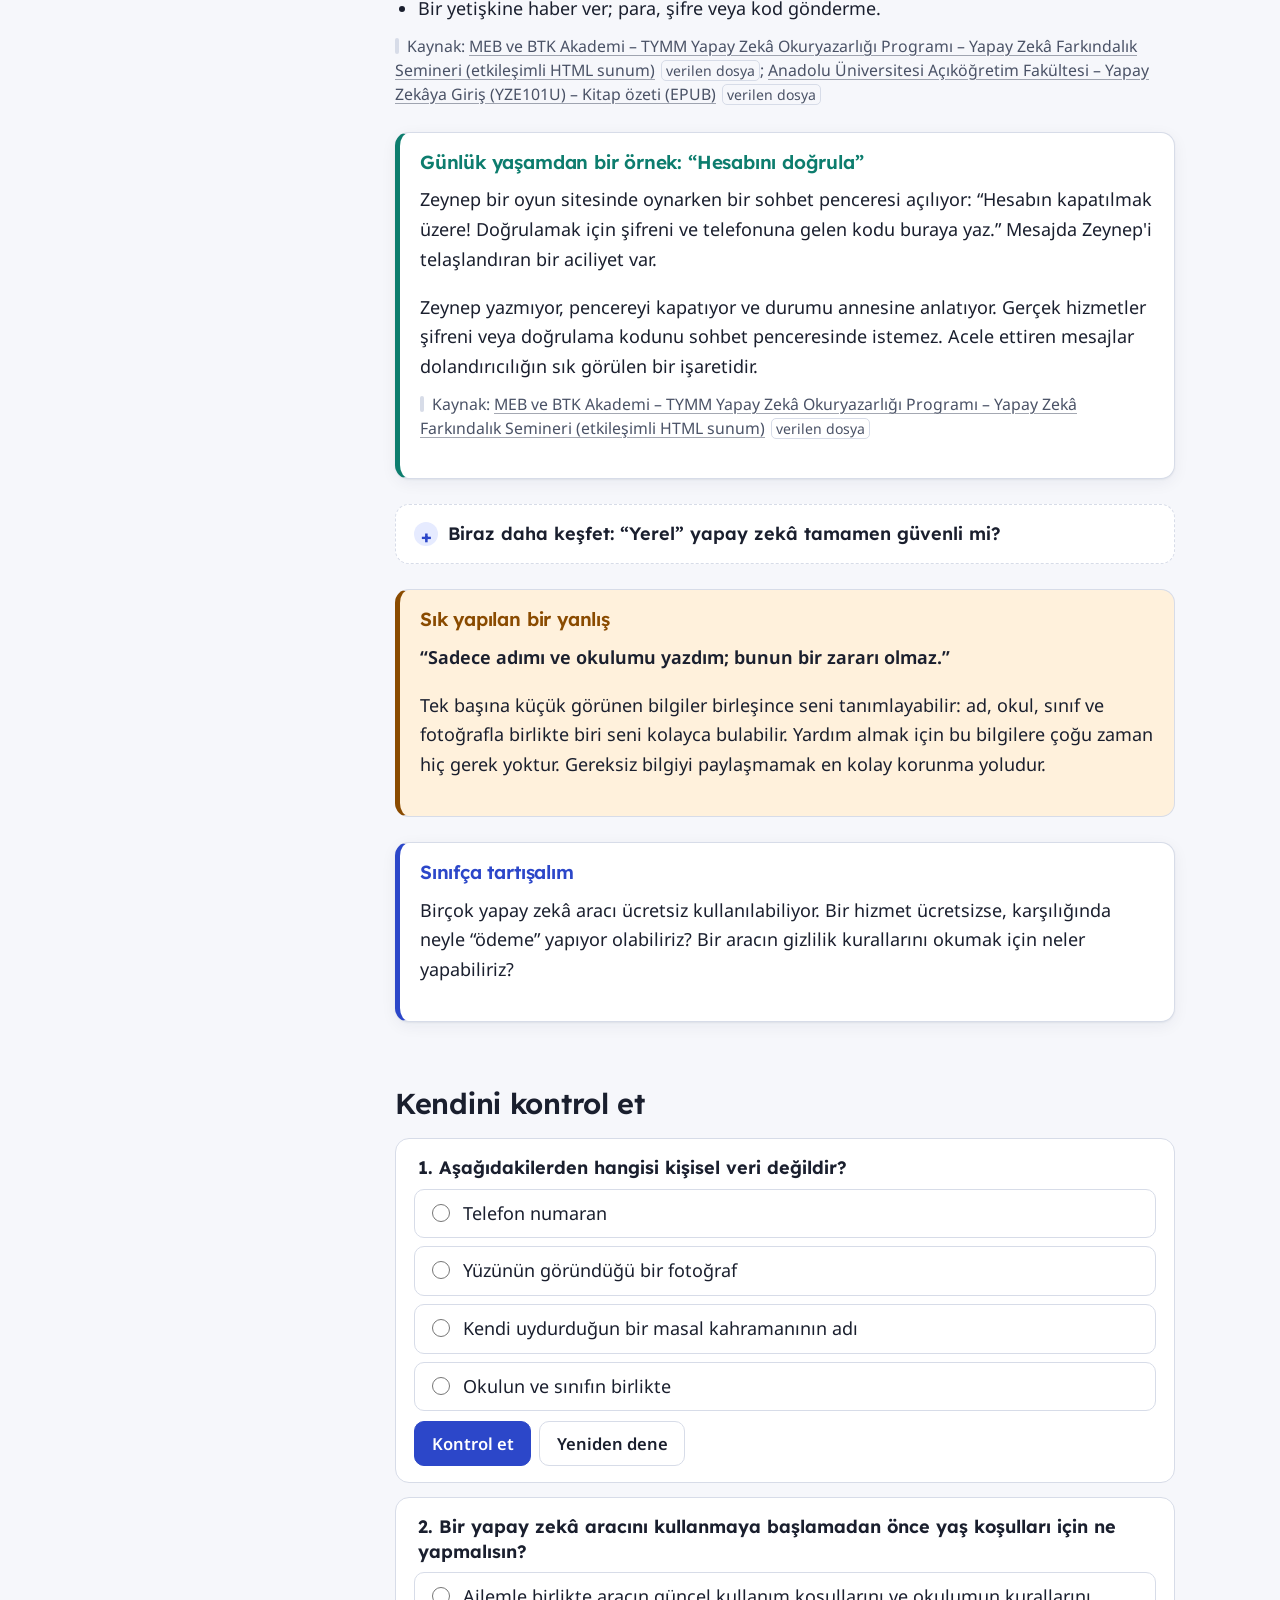
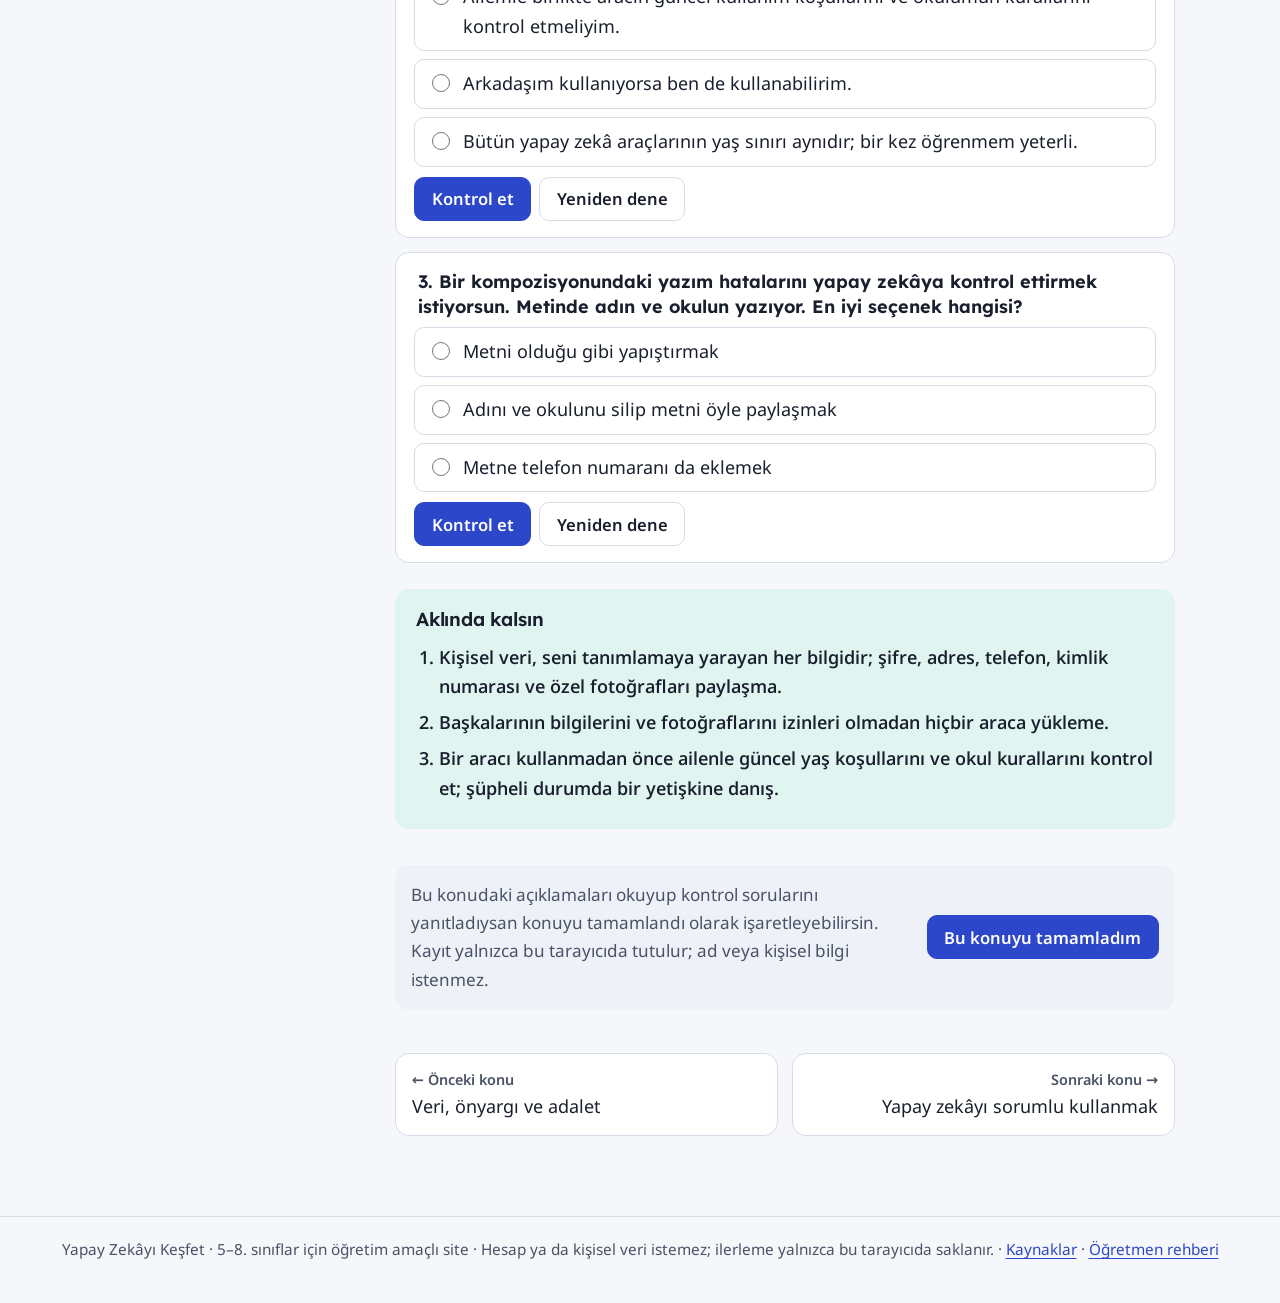
<file: gizlilik.html>
<!doctype html>
<html lang="tr">
<head>
<meta charset="utf-8">
<meta name="viewport" content="width=device-width, initial-scale=1">
<title>Gizlilik ve güvenli kullanım · Yapay Zekâyı Keşfet</title>
<meta name="description" content="Kişisel veri nedir, yapay zekâ araçlarına neler yazılmamalı; şifre, adres, telefon, fotoğraf ve başkalarının bilgileri; yaş koşulları ve okul kuralları.">
<link rel="preconnect" href="https://fonts.googleapis.com">
<link rel="preconnect" href="https://fonts.gstatic.com" crossorigin>
<link href="https://fonts.googleapis.com/css2?family=Lexend:wght@500;600;700&family=Noto+Sans:ital,wght@0,400;0,600;0,700;1,400&display=swap" rel="stylesheet">
<link rel="stylesheet" href="assets/css/site.css">
<script>try{var t=localStorage.getItem("yz-tema");if(t)document.documentElement.setAttribute("data-theme",JSON.parse(t));if(JSON.parse(localStorage.getItem("yz-sunum")))document.documentElement.classList.add("present-root")}catch(e){}</script>
</head>
<body data-page="gizlilik">
<a class="skip" href="#icerik">İçeriğe geç</a>
<header id="site-header"></header>
<div class="layout">
<nav id="sidebar"></nav>
<main id="icerik" tabindex="-1">
<article class="content">

<p class="eyebrow">Konu 9 · Güvenlik</p>
<h1>Gizlilik ve güvenli kullanım</h1>
<p class="hook">Bir sohbet botuna yazdığın mesaj nereye gidiyor? Kim okuyabilir, ne kadar saklanır? Ve hangi bilgileri asla yazmaman gerekir?</p>

<section class="box learn" aria-labelledby="ogren">
  <h2 id="ogren" class="box-label">Bu sayfada ne öğreneceksin?</h2>
  <ul>
    <li>Kişisel verinin ne olduğunu ve neden korunması gerektiğini,</li>
    <li>yapay zekâ araçlarına yazılmaması gereken bilgileri,</li>
    <li>başkalarının bilgilerini ve fotoğraflarını paylaşmanın neden sorun olduğunu,</li>
    <li>bir aracı kullanmadan önce yaş koşullarını ve okul kurallarını kontrol etmenin önemini.</li>
  </ul>
</section>

<h2 id="kisisel-veri">Kişisel veri nedir?</h2>
<p>Türkiye'deki Kişisel Verilerin Korunması Kanunu'na göre kişisel veri, <strong>kimliği belirli veya belirlenebilir bir gerçek kişiye ilişkin her türlü bilgidir</strong>. Yani yalnızca adın değil, seni tanımlamaya yarayabilecek her bilgi kişisel veridir.</p>
<p class="src" data-src="kvkk"></p>
<div class="grid">
  <div class="card"><h3>Doğrudan tanıtanlar</h3><p>Ad soyad, T.C. kimlik numarası, telefon numarası, e-posta adresi, ev adresi, yüzünün göründüğü fotoğraf, sesinin kaydı.</p></div>
  <div class="card"><h3>Birleşince tanıtanlar</h3><p>Okulun, sınıfın, öğrenci numaran, gittiğin kursun saatleri, konumun. Tek başına zararsız görünen bilgiler bir araya gelince seni tanıtabilir.</p></div>
  <div class="card"><h3>Özel nitelikli olanlar</h3><p>Sağlık bilgileri, din veya inanç, yüz ya da parmak izi gibi biyometrik veriler. Kanun bunları ayrıca korur.</p></div>
</div>
<p class="src" data-src="kvkk"></p>

<h2 id="nereye-gider">Yazdıkların nereye gidebilir?</h2>
<p>Çevrim içi yapay zekâ araçlarına yazdıkların genellikle bilgisayarından veya telefonundan çıkıp aracı sunan şirketin bilgisayarlarına (sunucularına) gönderilir. Bundan sonra ne olacağı araca ve ayarlara göre değişir: Konuşmalar bir süre saklanabilir, hizmeti geliştirmek için incelenebilir veya modelleri eğitmek için kullanılabilir. Pek çok araç bu kullanımı kapatma seçeneği sunar; ama her araç farklıdır ve kurallar zamanla değişebilir.</p>
<p class="src" data-src="seminer,unesco-uretken"></p>
<p>Bu yüzden en güvenli kural basittir: <strong>Bir bilgiyi herkesin görebileceği bir yere yazmayacaksan, yapay zekâ aracına da yazma.</strong> Kişisel bilgilerini paylaşmadan da sorularının çoğuna yardım alabilirsin.</p>
<p class="src" data-src="meb-antalya,unicef"></p>

<h2 id="paylasma">Asla paylaşmaman gerekenler</h2>
<div class="grid two">
  <div class="card"><span class="tag">Şifre</span><h3>Şifreler ve doğrulama kodları</h3><p>Hiçbir sohbet botu, uygulama veya kişi şifreni sohbet penceresinde istememelidir. Telefonuna gelen tek kullanımlık kodlar da şifre gibidir.</p></div>
  <div class="card"><span class="tag">Adres</span><h3>Ev adresi ve konum</h3><p>Ev adresin, sokak adın, okuldan eve yolun veya o anki konumun.</p></div>
  <div class="card"><span class="tag">İletişim</span><h3>Telefon ve e-posta</h3><p>Kendi telefon numaran ve e-posta adresin; ailenin ve arkadaşlarının iletişim bilgileri.</p></div>
  <div class="card"><span class="tag">Kimlik</span><h3>Kimlik numaraları</h3><p>T.C. kimlik numaran, öğrenci numaran, okul sistemlerinin giriş bilgileri.</p></div>
  <div class="card"><span class="tag">Fotoğraf</span><h3>Özel fotoğraflar</h3><p>Yüzünün net göründüğü fotoğraflar, evinin içinden fotoğraflar, okul forması veya kartı görünen fotoğraflar.</p></div>
  <div class="card"><span class="tag">Başkaları</span><h3>Başkalarının bilgileri</h3><p>Arkadaşının fotoğrafı, sınıf listesi, notlar, bir başkasının yazdığı mesajlar. Başkasının bilgisini paylaşma hakkı sende değildir.</p></div>
</div>
<p class="src" data-src="seminer,meb-antalya,kvkk"></p>

<section class="sim" aria-labelledby="paylasir">
  <h2 id="paylasir">Etkinlik: Paylaşır mısın?</h2>
  <p>Bir yapay zekâ aracından yardım alırken aşağıdakileri yazar mıydın? Her biri için bir seçenek seç.</p>
  <div data-widget="sorter">
<script type="application/json">
{"choices":["Paylaşılabilir","Paylaşma","Kişisel bilgileri çıkararak paylaş"],
"items":[
{"q":"Kesirlerle ilgili anlamadığın bir matematik sorusu","a":0,"fb":"Ders sorusu kişisel bilgi içermez. Soruyu kendi cümlelerinle yazabilirsin."},
{"q":"Oyun hesabının şifresi (“Unutmayayım diye buraya yazıyorum”)","a":1,"fb":"Şifreler hiçbir sohbet botuna, uygulamaya veya kişiye yazılmaz. Şifreni hatırlamak için güvenli yolları bir yetişkinle birlikte seç."},
{"q":"Ev adresin (“Evime en yakın kütüphane hangisi?”)","a":2,"fb":"Tam adresini yazmana gerek yok. Yalnızca semt veya ilçe adını yazmak çoğu zaman yeterlidir; en güvenlisi bu tür aramaları bir yetişkinle yapmaktır."},
{"q":"Arkadaşının izinsiz çektiğin fotoğrafı (“Bunu komik bir karikatüre çevir”)","a":1,"fb":"Fotoğraftaki yüz arkadaşının kişisel verisidir. İzni olmadan paylaşmak gizliliğini ihlal eder ve onu üzebilir."},
{"q":"Hikâyendeki hayali karakterin adı ve özellikleri","a":0,"fb":"Hayali bilgiler kimseyi tanımlamaz; rahatça kullanabilirsin."},
{"q":"İçinde adın, okulun ve sınıfın yazan kompozisyonun (“Yazım hatalarımı göster”)","a":2,"fb":"Yazım kontrolü için ad, okul ve sınıf bilgisine gerek yok. Bu kısımları silerek metni paylaşabilirsin."},
{"q":"Bir sağlık sorununu ayrıntılarıyla anlattığın mesaj","a":1,"fb":"Sağlık bilgileri özel nitelikli kişisel veridir. Sağlıkla ilgili sorularını ailene, okul hemşiresine veya doktoruna sor."},
{"q":"Haftalık spor antrenmanının yeri ve saatleri","a":1,"fb":"Nerede ve ne zaman bulunduğunu gösteren bilgiler, seni tanımayan birinin seni bulmasını kolaylaştırabilir."}
]}
</script>
  </div>
</section>

<h2 id="yas-kosullari">Yaş koşulları ve okul kuralları</h2>
<p>Her yapay zekâ aracının kendi <strong>kullanım koşulları</strong> vardır. Bu koşullarda araç için bir yaş şartı, ebeveyn izni gerekliliği veya öğrencilere özel kurallar bulunabilir. Bu koşullar araçtan araca farklıdır ve zamanla değişebilir. UNESCO da üretken yapay zekâ platformlarıyla çocukların bağımsız olarak sohbet etmesi için bir yaş sınırı belirlenmesini önermektedir.</p>
<p class="src" data-src="unesco-uretken"></p>
<ol class="steps">
  <li>Bir araca kayıt olmadan önce ailenle birlikte aracın <strong>güncel</strong> kullanım koşullarını ve yaş şartını kontrol et.</li>
  <li>Okulunun yapay zekâ araçlarıyla ilgili kurallarını öğretmenine sor. Okulda kullanılacak araçları okul belirleyebilir.</li>
  <li>Bir arkadaşının kullandığı aracın senin için de uygun olduğunu varsayma.</li>
</ol>
<p class="src" data-src="meb-politika,unicef"></p>

<h2 id="deepfake">Sahte ses ve video: Derin sahte (deepfake)</h2>
<p>Üretken yapay zekâ, bir kişinin sesini veya görüntüsünü gerçekçi biçimde taklit edebilir. Dolandırıcılar bunu, örneğin bir yakınının sesini taklit ederek “Acil para lazım, kimseye söyleme!” diyen aramalar için kullanabilir.</p>
<p>Videodaki göz kırpma veya ışık gibi görsel ipuçları bazen yardımcı olur; ama sahte içerikler geliştikçe bu ipuçları güvenilir olmaktan çıkabilir. En güçlü savunma, durumu mantıkla sorgulamaktır:</p>
<ul>
  <li><strong>Acele ettiren</strong> ve <strong>gizli tutmanı isteyen</strong> mesajlara şüpheyle yaklaş.</li>
  <li>Aramayı kapat ve kişiyi bildiğin numaradan sen ara.</li>
  <li>Bir yetişkine haber ver; para, şifre veya kod gönderme.</li>
</ul>
<p class="src" data-src="seminer,aof-giris"></p>

<section class="box example" aria-labelledby="ornek">
  <h2 id="ornek" class="box-label">Günlük yaşamdan bir örnek: “Hesabını doğrula”</h2>
  <p>Zeynep bir oyun sitesinde oynarken bir sohbet penceresi açılıyor: “Hesabın kapatılmak üzere! Doğrulamak için şifreni ve telefonuna gelen kodu buraya yaz.” Mesajda Zeynep'i telaşlandıran bir aciliyet var.</p>
  <p>Zeynep yazmıyor, pencereyi kapatıyor ve durumu annesine anlatıyor. Gerçek hizmetler şifreni veya doğrulama kodunu sohbet penceresinde istemez. Acele ettiren mesajlar dolandırıcılığın sık görülen bir işaretidir.</p>
  <p class="src" data-src="seminer"></p>
</section>

<details class="more">
  <summary>Biraz daha keşfet: “Yerel” yapay zekâ tamamen güvenli mi?</summary>
  <div class="more-body">
    <p>Bazı yapay zekâ modelleri internete bağlanmadan, doğrudan bilgisayarın kendisinde çalışabilir. Bu durumda yazdıkların bir şirketin sunucusuna gönderilmez; bu, gizlilik açısından önemli bir avantajdır. Ancak “tamamen güvenli” demek doğru olmaz: Bilgisayarın kendisi başkalarının erişimine açık olabilir, kullanılan programın güvenilir bir kaynaktan indirilmesi gerekir ve model yine yanlış bilgi üretebilir.</p>
    <p class="src" data-src="seminer"></p>
    <p>Okullar ve öğretmenler için de kural aynıdır: Öğrencilere ait kişisel veya hassas bilgiler yapay zekâ araçlarına kontrolsüz biçimde aktarılmamalı; yalnızca gerekli olan bilgi kullanılmalı ve mümkünse kişisel bilgiler çıkarılmalıdır.</p>
    <p class="src" data-src="meb-antalya,ab-ogretmen"></p>
  </div>
</details>

<section class="box mistake" aria-labelledby="yanlis">
  <h2 id="yanlis" class="box-label">Sık yapılan bir yanlış</h2>
  <p><strong>“Sadece adımı ve okulumu yazdım; bunun bir zararı olmaz.”</strong></p>
  <p>Tek başına küçük görünen bilgiler birleşince seni tanımlayabilir: ad, okul, sınıf ve fotoğrafla birlikte biri seni kolayca bulabilir. Yardım almak için bu bilgilere çoğu zaman hiç gerek yoktur. Gereksiz bilgiyi paylaşmamak en kolay korunma yoludur.</p>
</section>

<section class="box discuss" aria-labelledby="tartis">
  <h2 id="tartis" class="box-label">Sınıfça tartışalım</h2>
  <p>Birçok yapay zekâ aracı ücretsiz kullanılabiliyor. Bir hizmet ücretsizse, karşılığında neyle “ödeme” yapıyor olabiliriz? Bir aracın gizlilik kurallarını okumak için neler yapabiliriz?</p>
</section>

<h2 id="kontrol">Kendini kontrol et</h2>
<div class="quiz-q" data-answer="c"><fieldset>
  <legend>1. Aşağıdakilerden hangisi kişisel veri değildir?</legend>
  <label class="opt"><input type="radio" value="a"> Telefon numaran</label>
  <label class="opt"><input type="radio" value="b"> Yüzünün göründüğü bir fotoğraf</label>
  <label class="opt"><input type="radio" value="c"> Kendi uydurduğun bir masal kahramanının adı</label>
  <label class="opt"><input type="radio" value="d"> Okulun ve sınıfın birlikte</label>
  <div class="fb-data" hidden>
    <p data-for="a">Telefon numarası seni doğrudan tanımlayabilir; kişisel veridir.</p>
    <p data-for="b">Yüzünün göründüğü fotoğraf seni tanımlar; kişisel veridir.</p>
    <p data-for="c">Hayali bir karakterin adı gerçek bir kişiyi tanımlamaz.</p>
    <p data-for="d">Okul ve sınıf bilgisi, başka bilgilerle birleşince seni tanımlayabilir.</p>
  </div>
</fieldset></div>

<div class="quiz-q" data-answer="a"><fieldset>
  <legend>2. Bir yapay zekâ aracını kullanmaya başlamadan önce yaş koşulları için ne yapmalısın?</legend>
  <label class="opt"><input type="radio" value="a"> Ailemle birlikte aracın güncel kullanım koşullarını ve okulumun kurallarını kontrol etmeliyim.</label>
  <label class="opt"><input type="radio" value="b"> Arkadaşım kullanıyorsa ben de kullanabilirim.</label>
  <label class="opt"><input type="radio" value="c"> Bütün yapay zekâ araçlarının yaş sınırı aynıdır; bir kez öğrenmem yeterli.</label>
  <div class="fb-data" hidden>
    <p data-for="a">Koşullar araçtan araca farklıdır ve değişebilir. Okulun da kendi kuralları olabilir.</p>
    <p data-for="b">Arkadaşının kullanması, aracın senin için uygun olduğunu göstermez.</p>
    <p data-for="c">Yaş koşulları araca göre değişir ve zamanla güncellenebilir.</p>
  </div>
</fieldset></div>

<div class="quiz-q" data-answer="b"><fieldset>
  <legend>3. Bir kompozisyonundaki yazım hatalarını yapay zekâya kontrol ettirmek istiyorsun. Metinde adın ve okulun yazıyor. En iyi seçenek hangisi?</legend>
  <label class="opt"><input type="radio" value="a"> Metni olduğu gibi yapıştırmak</label>
  <label class="opt"><input type="radio" value="b"> Adını ve okulunu silip metni öyle paylaşmak</label>
  <label class="opt"><input type="radio" value="c"> Metne telefon numaranı da eklemek</label>
  <div class="fb-data" hidden>
    <p data-for="a">Yazım kontrolü için kişisel bilgilerine gerek yok; gereksiz bilgi paylaşmış olursun.</p>
    <p data-for="b">Görev için gerekli olmayan kişisel bilgileri çıkarmak, gizliliğini korumanın kolay bir yoludur.</p>
    <p data-for="c">Telefon numarası hiçbir şekilde gerekli değildir ve paylaşılmamalıdır.</p>
  </div>
</fieldset></div>

<section class="box remember" aria-labelledby="akilda">
  <h2 id="akilda" class="box-label">Aklında kalsın</h2>
  <ol>
    <li>Kişisel veri, seni tanımlamaya yarayan her bilgidir; şifre, adres, telefon, kimlik numarası ve özel fotoğrafları paylaşma.</li>
    <li>Başkalarının bilgilerini ve fotoğraflarını izinleri olmadan hiçbir araca yükleme.</li>
    <li>Bir aracı kullanmadan önce ailenle güncel yaş koşullarını ve okul kurallarını kontrol et; şüpheli durumda bir yetişkine danış.</li>
  </ol>
</section>

<div id="complete-row"></div>
<nav id="pager"></nav>
</article>
</main>
</div>
<footer id="site-footer"></footer>
<script src="assets/js/data.js"></script>
<script src="assets/js/search-index.js"></script>
<script src="assets/js/site.js"></script>
<script src="assets/js/shapelab.js"></script>
<script src="assets/js/sims.js"></script>
</body>
</html>
</file>
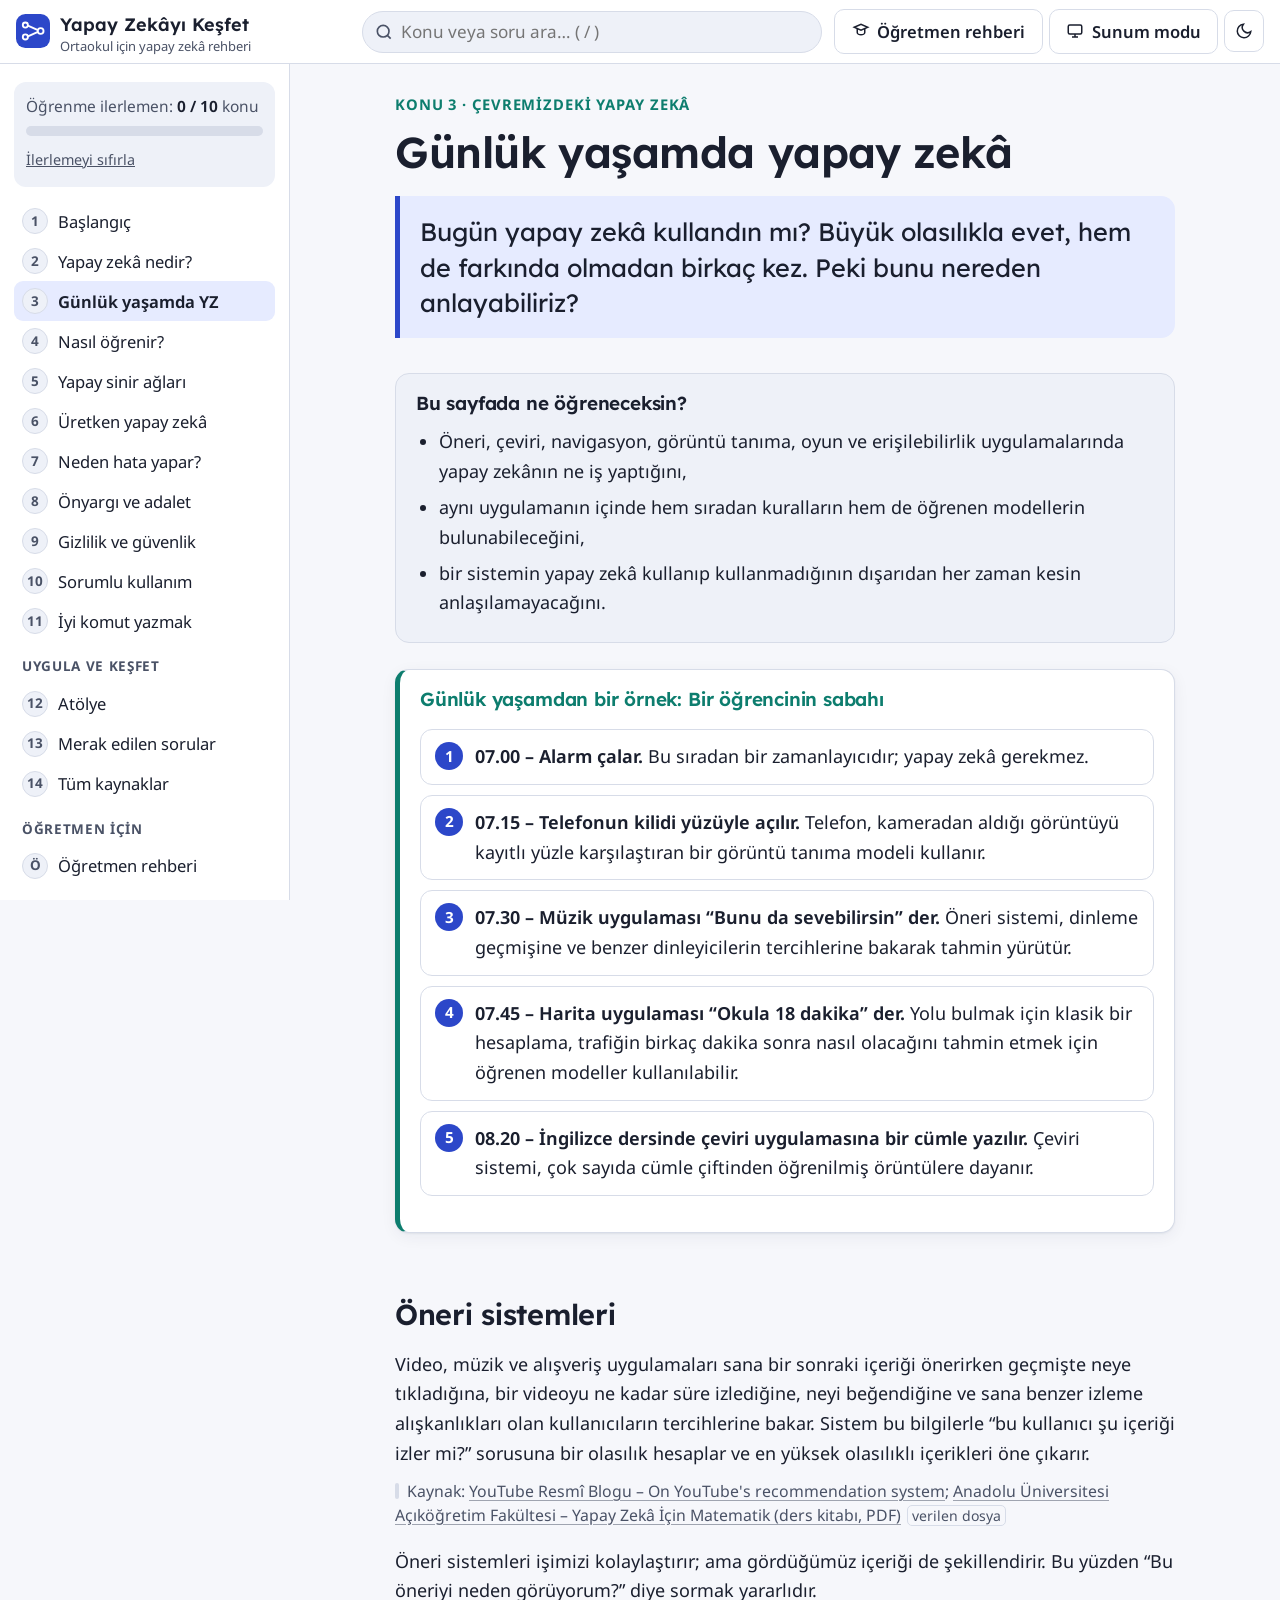
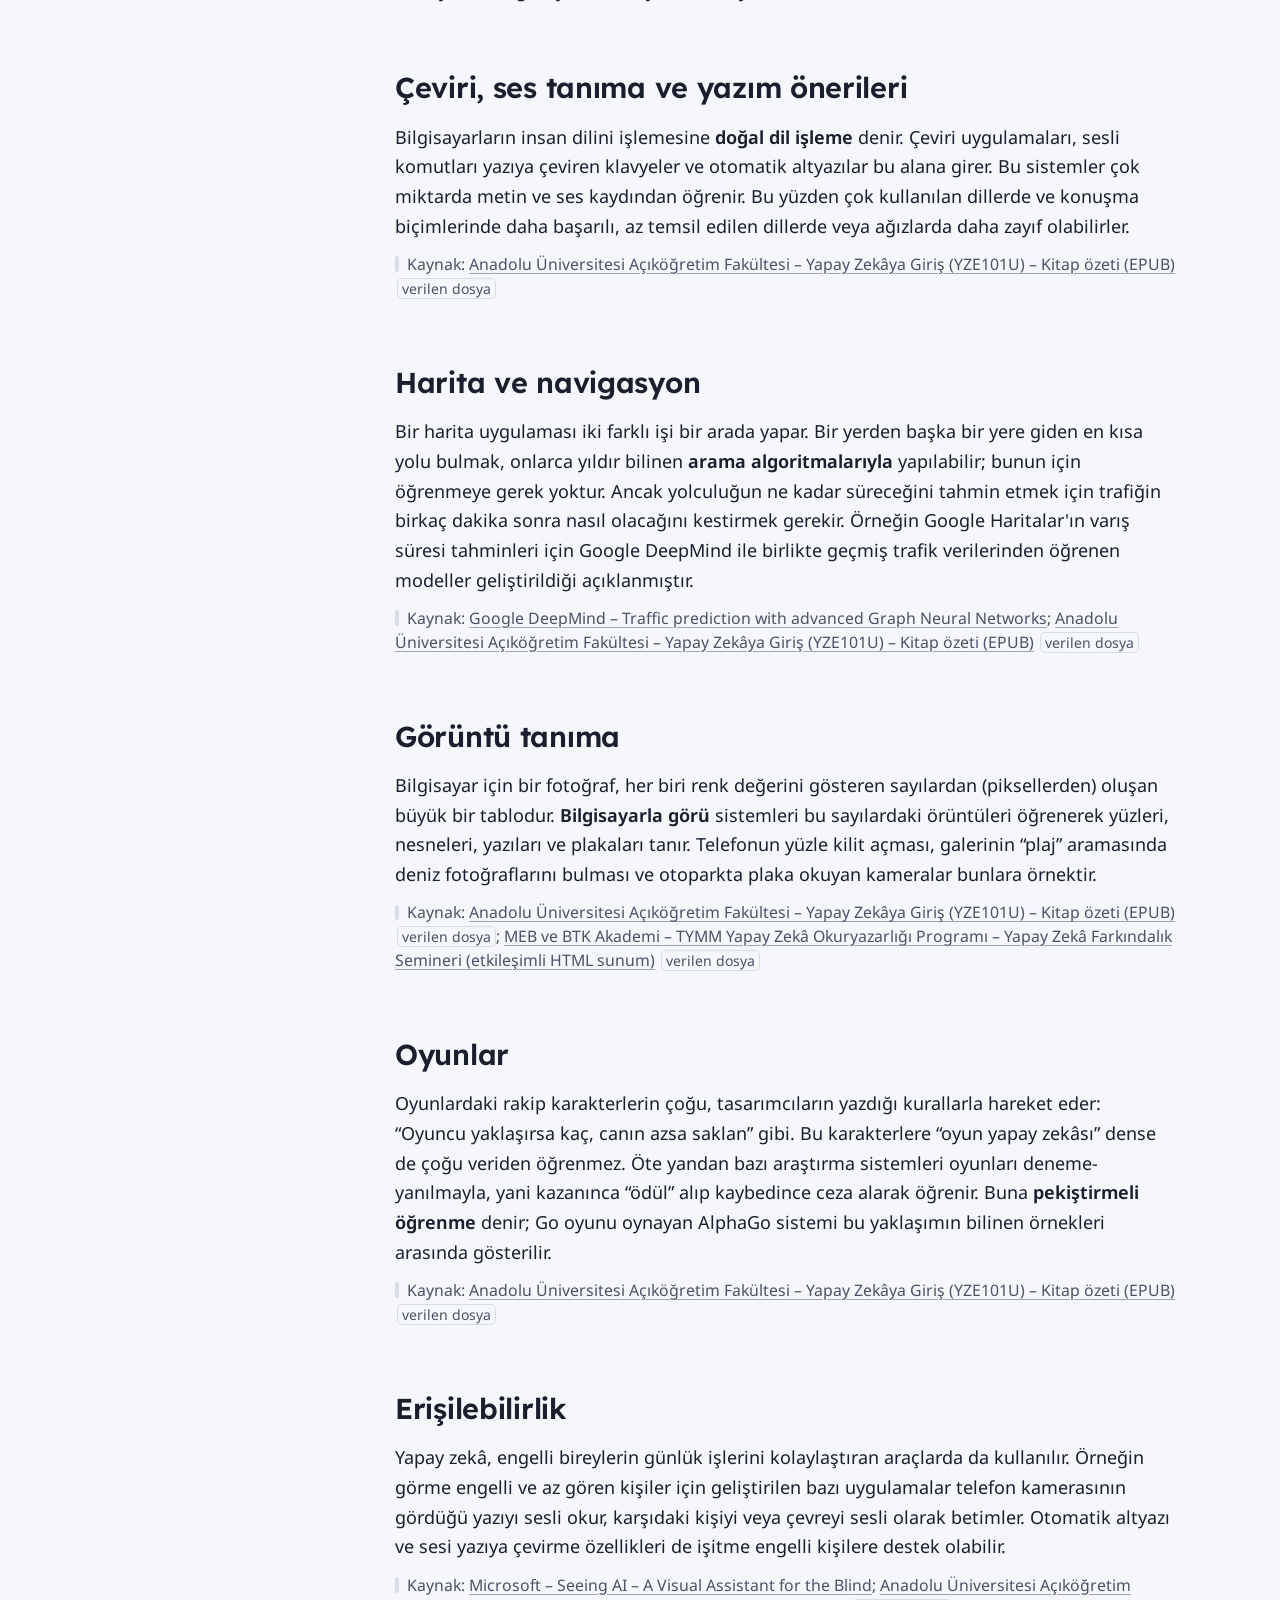
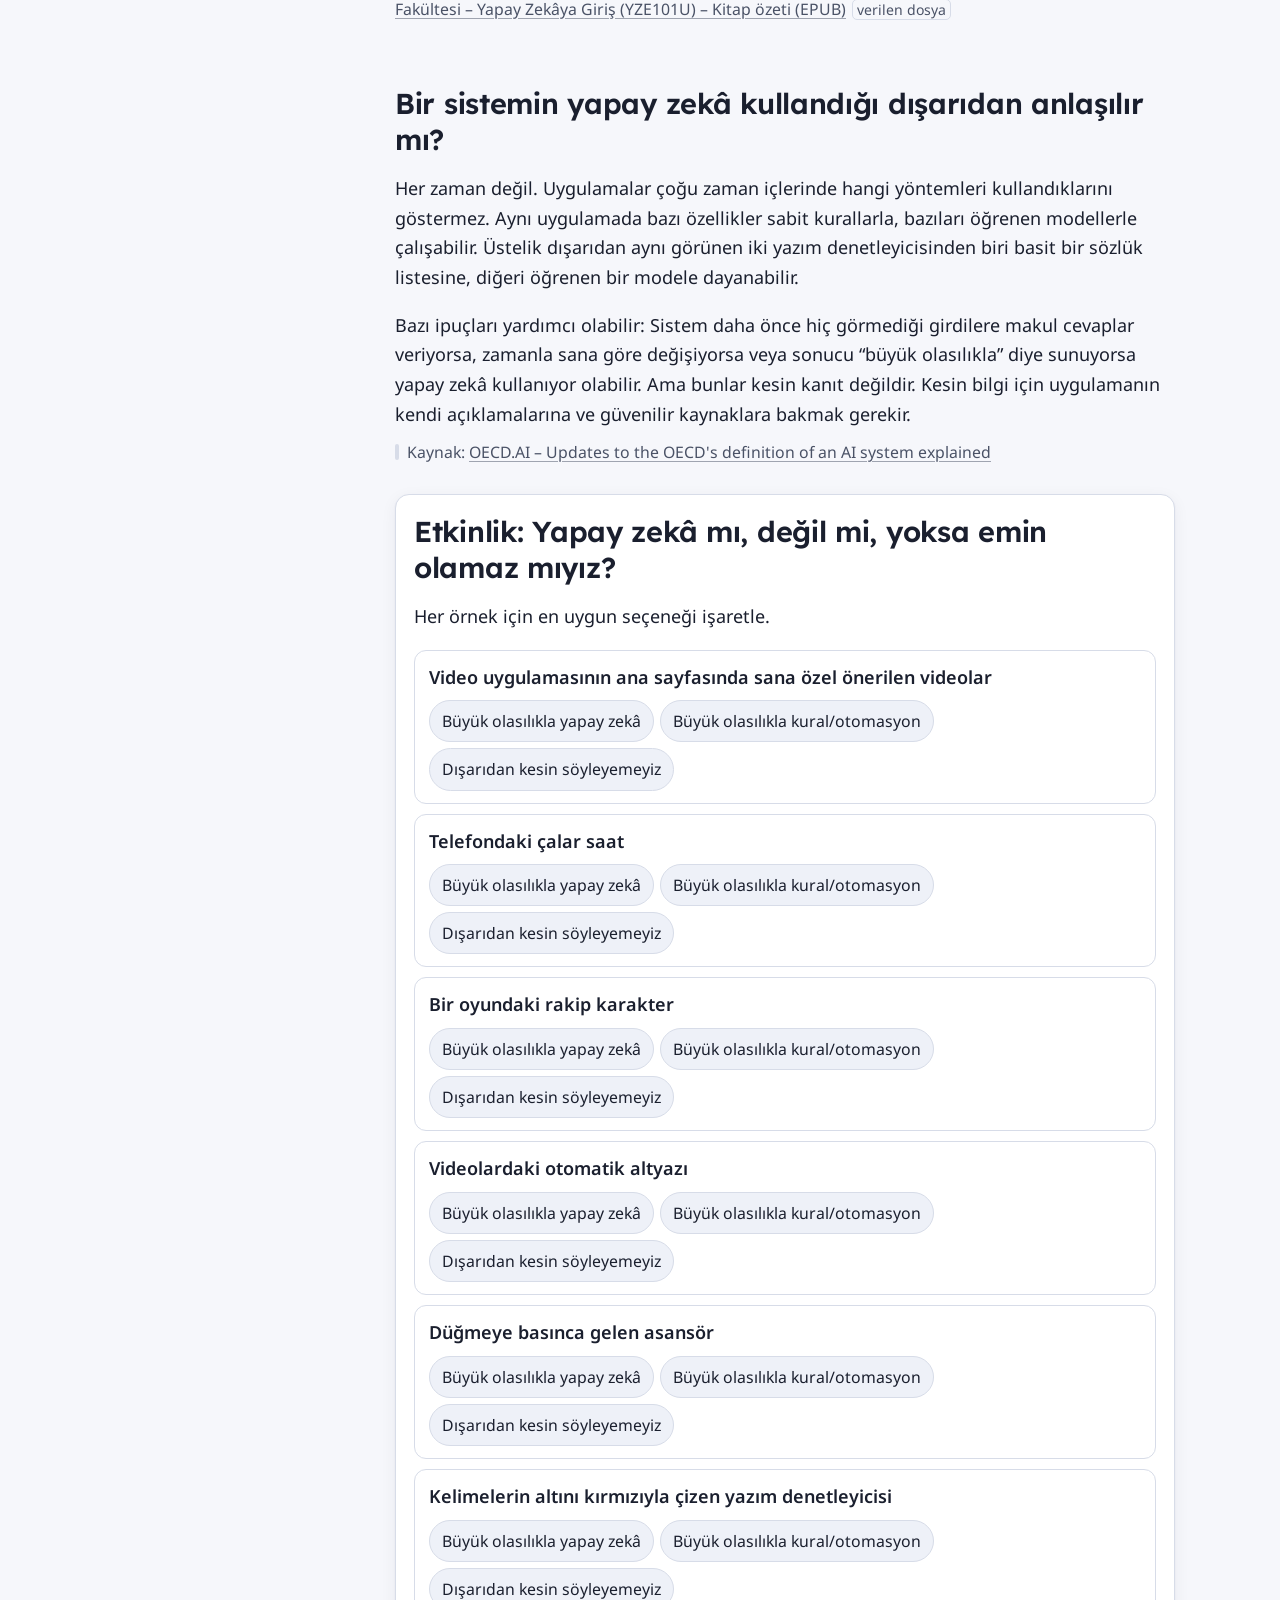
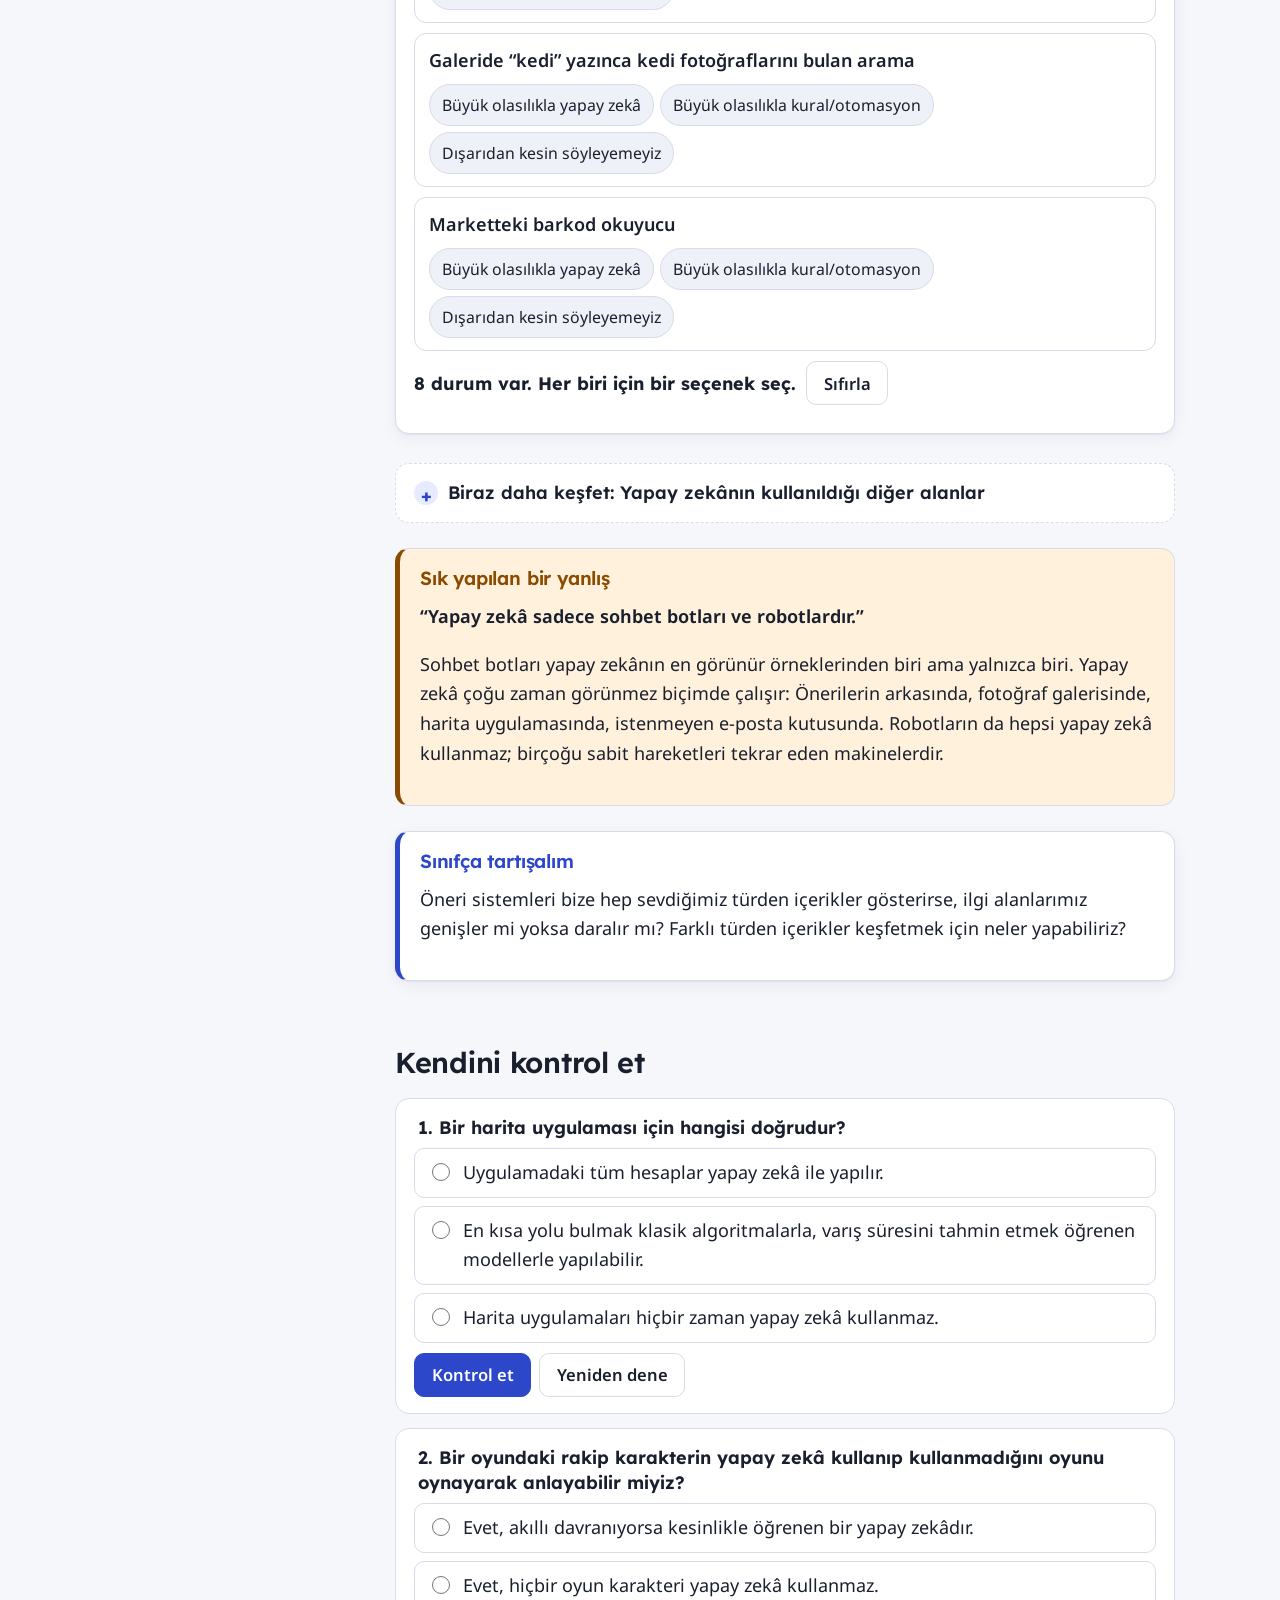
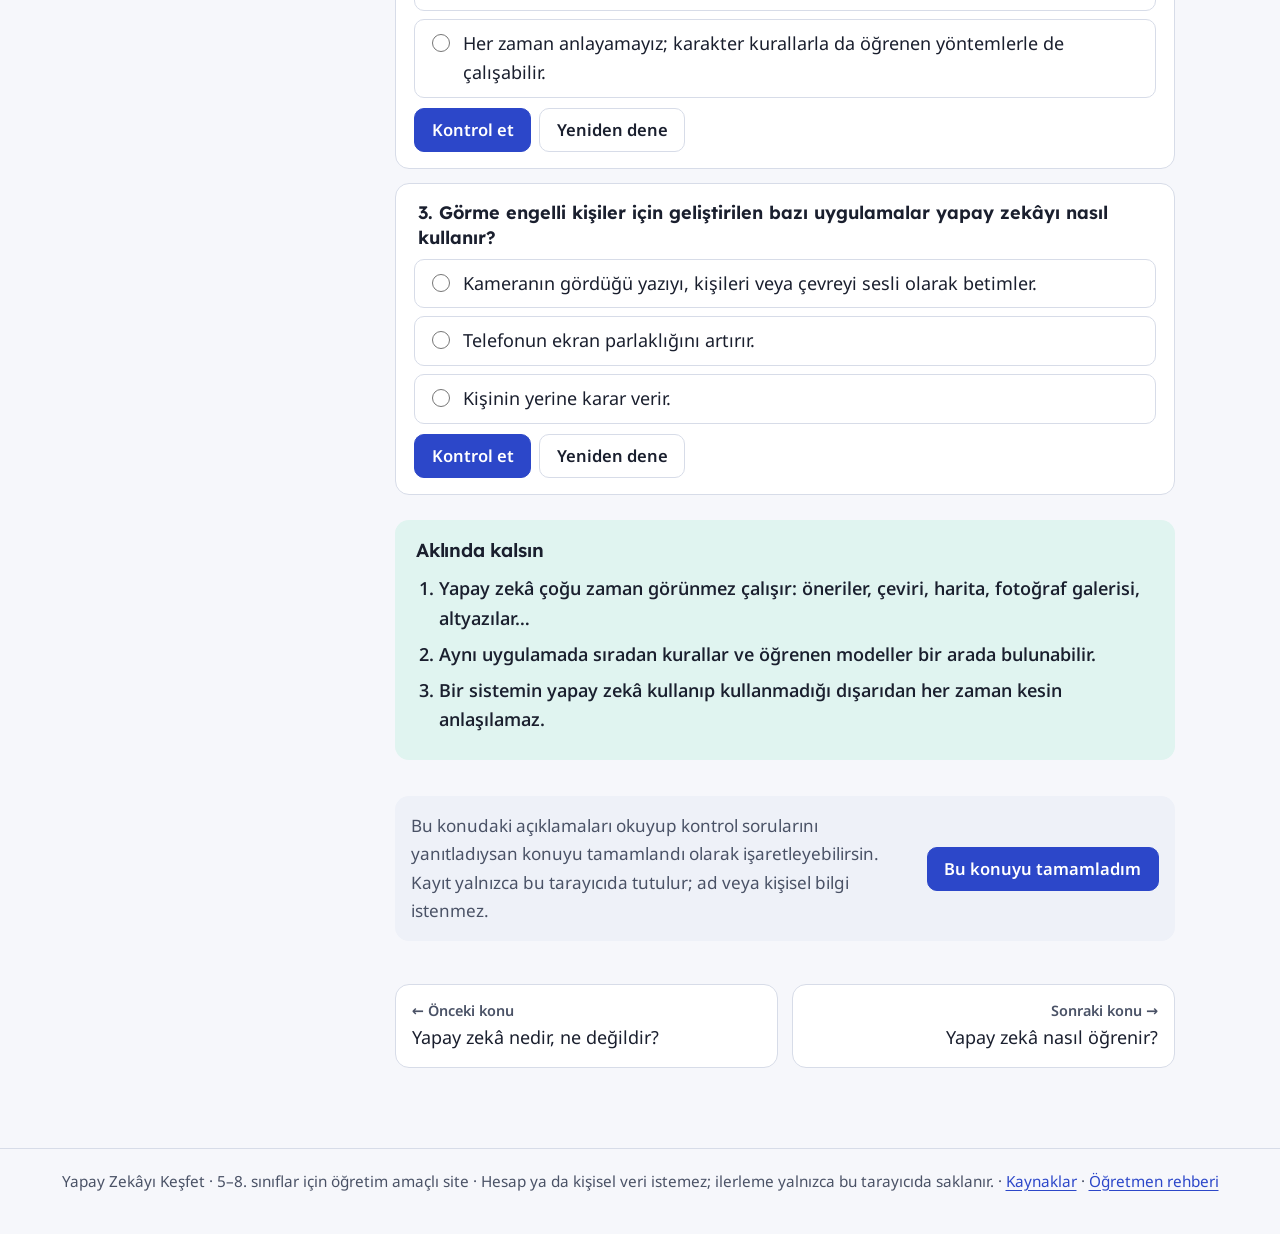
<file: gunluk-yasam.html>
<!doctype html>
<html lang="tr">
<head>
<meta charset="utf-8">
<meta name="viewport" content="width=device-width, initial-scale=1">
<title>Günlük yaşamda yapay zekâ · Yapay Zekâyı Keşfet</title>
<meta name="description" content="Öneri sistemleri, çeviri, navigasyon, görüntü tanıma, oyunlar ve erişilebilirlik uygulamalarında yapay zekâ.">
<link rel="preconnect" href="https://fonts.googleapis.com">
<link rel="preconnect" href="https://fonts.gstatic.com" crossorigin>
<link href="https://fonts.googleapis.com/css2?family=Lexend:wght@500;600;700&family=Noto+Sans:ital,wght@0,400;0,600;0,700;1,400&display=swap" rel="stylesheet">
<link rel="stylesheet" href="assets/css/site.css">
<script>try{var t=localStorage.getItem("yz-tema");if(t)document.documentElement.setAttribute("data-theme",JSON.parse(t));if(JSON.parse(localStorage.getItem("yz-sunum")))document.documentElement.classList.add("present-root")}catch(e){}</script>
</head>
<body data-page="gunluk">
<a class="skip" href="#icerik">İçeriğe geç</a>
<header id="site-header"></header>
<div class="layout">
<nav id="sidebar"></nav>
<main id="icerik" tabindex="-1">
<article class="content">

<p class="eyebrow">Konu 3 · Çevremizdeki yapay zekâ</p>
<h1>Günlük yaşamda yapay zekâ</h1>
<p class="hook">Bugün yapay zekâ kullandın mı? Büyük olasılıkla evet, hem de farkında olmadan birkaç kez. Peki bunu nereden anlayabiliriz?</p>

<section class="box learn" aria-labelledby="ogren">
  <h2 id="ogren" class="box-label">Bu sayfada ne öğreneceksin?</h2>
  <ul>
    <li>Öneri, çeviri, navigasyon, görüntü tanıma, oyun ve erişilebilirlik uygulamalarında yapay zekânın ne iş yaptığını,</li>
    <li>aynı uygulamanın içinde hem sıradan kuralların hem de öğrenen modellerin bulunabileceğini,</li>
    <li>bir sistemin yapay zekâ kullanıp kullanmadığının dışarıdan her zaman kesin anlaşılamayacağını.</li>
  </ul>
</section>

<section class="box example" aria-labelledby="ornek">
  <h2 id="ornek" class="box-label">Günlük yaşamdan bir örnek: Bir öğrencinin sabahı</h2>
  <ol class="steps">
    <li><strong>07.00 – Alarm çalar.</strong> Bu sıradan bir zamanlayıcıdır; yapay zekâ gerekmez.</li>
    <li><strong>07.15 – Telefonun kilidi yüzüyle açılır.</strong> Telefon, kameradan aldığı görüntüyü kayıtlı yüzle karşılaştıran bir görüntü tanıma modeli kullanır.</li>
    <li><strong>07.30 – Müzik uygulaması “Bunu da sevebilirsin” der.</strong> Öneri sistemi, dinleme geçmişine ve benzer dinleyicilerin tercihlerine bakarak tahmin yürütür.</li>
    <li><strong>07.45 – Harita uygulaması “Okula 18 dakika” der.</strong> Yolu bulmak için klasik bir hesaplama, trafiğin birkaç dakika sonra nasıl olacağını tahmin etmek için öğrenen modeller kullanılabilir.</li>
    <li><strong>08.20 – İngilizce dersinde çeviri uygulamasına bir cümle yazılır.</strong> Çeviri sistemi, çok sayıda cümle çiftinden öğrenilmiş örüntülere dayanır.</li>
  </ol>
</section>

<h2 id="oneri">Öneri sistemleri</h2>
<p>Video, müzik ve alışveriş uygulamaları sana bir sonraki içeriği önerirken geçmişte neye tıkladığına, bir videoyu ne kadar süre izlediğine, neyi beğendiğine ve sana benzer izleme alışkanlıkları olan kullanıcıların tercihlerine bakar. Sistem bu bilgilerle “bu kullanıcı şu içeriği izler mi?” sorusuna bir olasılık hesaplar ve en yüksek olasılıklı içerikleri öne çıkarır.</p>
<p class="src" data-src="youtube-oneri,aof-matematik"></p>
<p>Öneri sistemleri işimizi kolaylaştırır; ama gördüğümüz içeriği de şekillendirir. Bu yüzden “Bu öneriyi neden görüyorum?” diye sormak yararlıdır.</p>

<h2 id="ceviri">Çeviri, ses tanıma ve yazım önerileri</h2>
<p>Bilgisayarların insan dilini işlemesine <strong>doğal dil işleme</strong> denir. Çeviri uygulamaları, sesli komutları yazıya çeviren klavyeler ve otomatik altyazılar bu alana girer. Bu sistemler çok miktarda metin ve ses kaydından öğrenir. Bu yüzden çok kullanılan dillerde ve konuşma biçimlerinde daha başarılı, az temsil edilen dillerde veya ağızlarda daha zayıf olabilirler.</p>
<p class="src" data-src="aof-giris"></p>

<h2 id="harita">Harita ve navigasyon</h2>
<p>Bir harita uygulaması iki farklı işi bir arada yapar. Bir yerden başka bir yere giden en kısa yolu bulmak, onlarca yıldır bilinen <strong>arama algoritmalarıyla</strong> yapılabilir; bunun için öğrenmeye gerek yoktur. Ancak yolculuğun ne kadar süreceğini tahmin etmek için trafiğin birkaç dakika sonra nasıl olacağını kestirmek gerekir. Örneğin Google Haritalar'ın varış süresi tahminleri için Google DeepMind ile birlikte geçmiş trafik verilerinden öğrenen modeller geliştirildiği açıklanmıştır.</p>
<p class="src" data-src="deepmind-trafik,aof-giris"></p>

<h2 id="goruntu">Görüntü tanıma</h2>
<p>Bilgisayar için bir fotoğraf, her biri renk değerini gösteren sayılardan (piksellerden) oluşan büyük bir tablodur. <strong>Bilgisayarla görü</strong> sistemleri bu sayılardaki örüntüleri öğrenerek yüzleri, nesneleri, yazıları ve plakaları tanır. Telefonun yüzle kilit açması, galerinin “plaj” aramasında deniz fotoğraflarını bulması ve otoparkta plaka okuyan kameralar bunlara örnektir.</p>
<p class="src" data-src="aof-giris,seminer"></p>

<h2 id="oyun">Oyunlar</h2>
<p>Oyunlardaki rakip karakterlerin çoğu, tasarımcıların yazdığı kurallarla hareket eder: “Oyuncu yaklaşırsa kaç, canın azsa saklan” gibi. Bu karakterlere “oyun yapay zekâsı” dense de çoğu veriden öğrenmez. Öte yandan bazı araştırma sistemleri oyunları deneme-yanılmayla, yani kazanınca “ödül” alıp kaybedince ceza alarak öğrenir. Buna <strong>pekiştirmeli öğrenme</strong> denir; Go oyunu oynayan AlphaGo sistemi bu yaklaşımın bilinen örnekleri arasında gösterilir.</p>
<p class="src" data-src="aof-giris"></p>

<h2 id="erisilebilirlik">Erişilebilirlik</h2>
<p>Yapay zekâ, engelli bireylerin günlük işlerini kolaylaştıran araçlarda da kullanılır. Örneğin görme engelli ve az gören kişiler için geliştirilen bazı uygulamalar telefon kamerasının gördüğü yazıyı sesli okur, karşıdaki kişiyi veya çevreyi sesli olarak betimler. Otomatik altyazı ve sesi yazıya çevirme özellikleri de işitme engelli kişilere destek olabilir.</p>
<p class="src" data-src="seeing-ai,aof-giris"></p>

<h2 id="anlasilir-mi">Bir sistemin yapay zekâ kullandığı dışarıdan anlaşılır mı?</h2>
<p>Her zaman değil. Uygulamalar çoğu zaman içlerinde hangi yöntemleri kullandıklarını göstermez. Aynı uygulamada bazı özellikler sabit kurallarla, bazıları öğrenen modellerle çalışabilir. Üstelik dışarıdan aynı görünen iki yazım denetleyicisinden biri basit bir sözlük listesine, diğeri öğrenen bir modele dayanabilir.</p>
<p>Bazı ipuçları yardımcı olabilir: Sistem daha önce hiç görmediği girdilere makul cevaplar veriyorsa, zamanla sana göre değişiyorsa veya sonucu “büyük olasılıkla” diye sunuyorsa yapay zekâ kullanıyor olabilir. Ama bunlar kesin kanıt değildir. Kesin bilgi için uygulamanın kendi açıklamalarına ve güvenilir kaynaklara bakmak gerekir.</p>
<p class="src" data-src="oecd-tanim"></p>

<section class="sim" aria-labelledby="etkinlik">
  <h2 id="etkinlik">Etkinlik: Yapay zekâ mı, değil mi, yoksa emin olamaz mıyız?</h2>
  <p>Her örnek için en uygun seçeneği işaretle.</p>
  <div data-widget="sorter">
<script type="application/json">
{"choices":["Büyük olasılıkla yapay zekâ","Büyük olasılıkla kural/otomasyon","Dışarıdan kesin söyleyemeyiz"],
"items":[
{"q":"Video uygulamasının ana sayfasında sana özel önerilen videolar","a":0,"fb":"Öneri sistemleri izleme geçmişinden ve benzer kullanıcılardan öğrenen modeller kullanır."},
{"q":"Telefondaki çalar saat","a":1,"fb":"Belirlenen saatte çalmak için sabit bir zamanlayıcı yeterlidir."},
{"q":"Bir oyundaki rakip karakter","a":2,"fb":"Çoğu oyun karakteri tasarımcıların yazdığı kurallarla çalışır, bazıları ise öğrenen yöntemler kullanır. Oyunu oynayarak bunu kesin anlayamayız."},
{"q":"Videolardaki otomatik altyazı","a":0,"fb":"Konuşmayı yazıya çeviren sistemler çok sayıda ses kaydından öğrenen modeller kullanır."},
{"q":"Düğmeye basınca gelen asansör","a":1,"fb":"Asansörler katlar arasında belirlenmiş kurallara göre hareket eder."},
{"q":"Kelimelerin altını kırmızıyla çizen yazım denetleyicisi","a":2,"fb":"Basit bir kelime listesiyle de, öğrenen bir modelle de çalışabilir. Dışarıdan bakarak hangisi olduğunu bilemeyiz."},
{"q":"Galeride “kedi” yazınca kedi fotoğraflarını bulan arama","a":0,"fb":"Fotoğrafların içeriğini tanımak için görüntü tanıma modeli gerekir; fotoğraflarda “kedi” yazmaz."},
{"q":"Marketteki barkod okuyucu","a":1,"fb":"Barkoddaki çizgiler belirli bir kurala göre sayılara çevrilir. Bu işlem için öğrenmeye gerek yoktur."}
]}
</script>
  </div>
</section>

<details class="more">
  <summary>Biraz daha keşfet: Yapay zekânın kullanıldığı diğer alanlar</summary>
  <div class="more-body">
    <p>Sağlıkta tıbbi görüntülerin incelenmesine yardım eden sistemler, tarımda bitki hastalıklarını fotoğraftan tanıyan uygulamalar, fabrikalarda arızayı önceden tahmin eden modeller, bankalarda şüpheli işlemleri fark eden sistemler de yapay zekâ kullanır. Bu alanlarda yapay zekâ genellikle uzmanların yerine geçmek için değil, onlara yardımcı olmak için kullanılır ve son karar insanda kalır.</p>
    <p class="src" data-src="aof-giris"></p>
    <p>Eğitimde de öğrencinin hızına göre içerik öneren sistemler kullanılır. Örneğin Millî Eğitim Bakanlığının Bireysel Öğrenme Platformu, kişiselleştirilmiş öğrenmeye bir örnek olarak gösterilir.</p>
    <p class="src" data-src="aof-giris"></p>
    <p>Millî Eğitim Bakanlığı da 2025'te yapay zekânın eğitimde etkin, etik ve kapsayıcı biçimde kullanılması için 4 hedef, 15 politika ve 40 eylem adımından oluşan “Eğitimde Yapay Zekâ Politika Belgesi ve Eylem Planı (2025–2029)”nı yürürlüğe koymuştur.</p>
    <p class="src" data-src="meb-politika-haber"></p>
  </div>
</details>

<section class="box mistake" aria-labelledby="yanlis">
  <h2 id="yanlis" class="box-label">Sık yapılan bir yanlış</h2>
  <p><strong>“Yapay zekâ sadece sohbet botları ve robotlardır.”</strong></p>
  <p>Sohbet botları yapay zekânın en görünür örneklerinden biri ama yalnızca biri. Yapay zekâ çoğu zaman görünmez biçimde çalışır: Önerilerin arkasında, fotoğraf galerisinde, harita uygulamasında, istenmeyen e-posta kutusunda. Robotların da hepsi yapay zekâ kullanmaz; birçoğu sabit hareketleri tekrar eden makinelerdir.</p>
</section>

<section class="box discuss" aria-labelledby="tartis">
  <h2 id="tartis" class="box-label">Sınıfça tartışalım</h2>
  <p>Öneri sistemleri bize hep sevdiğimiz türden içerikler gösterirse, ilgi alanlarımız genişler mi yoksa daralır mı? Farklı türden içerikler keşfetmek için neler yapabiliriz?</p>
</section>

<h2 id="kontrol">Kendini kontrol et</h2>
<div class="quiz-q" data-answer="b"><fieldset>
  <legend>1. Bir harita uygulaması için hangisi doğrudur?</legend>
  <label class="opt"><input type="radio" value="a"> Uygulamadaki tüm hesaplar yapay zekâ ile yapılır.</label>
  <label class="opt"><input type="radio" value="b"> En kısa yolu bulmak klasik algoritmalarla, varış süresini tahmin etmek öğrenen modellerle yapılabilir.</label>
  <label class="opt"><input type="radio" value="c"> Harita uygulamaları hiçbir zaman yapay zekâ kullanmaz.</label>
  <div class="fb-data" hidden>
    <p data-for="a">Yol bulma gibi bazı işler için öğrenmeye gerek yoktur; bunlar bilinen hesaplama yöntemleriyle yapılır.</p>
    <p data-for="b">Bir uygulama içinde hem sıradan algoritmalar hem de öğrenen modeller birlikte çalışabilir.</p>
    <p data-for="c">Trafik ve varış süresi tahmini için öğrenen modeller kullanıldığı açıklanmıştır.</p>
  </div>
</fieldset></div>

<div class="quiz-q" data-answer="c"><fieldset>
  <legend>2. Bir oyundaki rakip karakterin yapay zekâ kullanıp kullanmadığını oyunu oynayarak anlayabilir miyiz?</legend>
  <label class="opt"><input type="radio" value="a"> Evet, akıllı davranıyorsa kesinlikle öğrenen bir yapay zekâdır.</label>
  <label class="opt"><input type="radio" value="b"> Evet, hiçbir oyun karakteri yapay zekâ kullanmaz.</label>
  <label class="opt"><input type="radio" value="c"> Her zaman anlayamayız; karakter kurallarla da öğrenen yöntemlerle de çalışabilir.</label>
  <div class="fb-data" hidden>
    <p data-for="a">İyi yazılmış kurallar da çok akıllıca görünen davranışlar ortaya çıkarabilir.</p>
    <p data-for="b">Bazı oyunlarda ve araştırmalarda öğrenen yöntemler kullanılır.</p>
    <p data-for="c">Dışarıdan bakarak sistemin içini göremeyiz; kesin bilgi için geliştiricinin açıklamalarına bakmak gerekir.</p>
  </div>
</fieldset></div>

<div class="quiz-q" data-answer="a"><fieldset>
  <legend>3. Görme engelli kişiler için geliştirilen bazı uygulamalar yapay zekâyı nasıl kullanır?</legend>
  <label class="opt"><input type="radio" value="a"> Kameranın gördüğü yazıyı, kişileri veya çevreyi sesli olarak betimler.</label>
  <label class="opt"><input type="radio" value="b"> Telefonun ekran parlaklığını artırır.</label>
  <label class="opt"><input type="radio" value="c"> Kişinin yerine karar verir.</label>
  <div class="fb-data" hidden>
    <p data-for="a">Görüntü tanıma ve metin okuma modelleri, görsel bilgiyi sese dönüştürerek destek olur.</p>
    <p data-for="b">Parlaklığı artırmak için yapay zekâ gerekmez.</p>
    <p data-for="c">Bu araçlar bilgi sağlar; kararı kişinin kendisi verir.</p>
  </div>
</fieldset></div>

<section class="box remember" aria-labelledby="akilda">
  <h2 id="akilda" class="box-label">Aklında kalsın</h2>
  <ol>
    <li>Yapay zekâ çoğu zaman görünmez çalışır: öneriler, çeviri, harita, fotoğraf galerisi, altyazılar…</li>
    <li>Aynı uygulamada sıradan kurallar ve öğrenen modeller bir arada bulunabilir.</li>
    <li>Bir sistemin yapay zekâ kullanıp kullanmadığı dışarıdan her zaman kesin anlaşılamaz.</li>
  </ol>
</section>

<div id="complete-row"></div>
<nav id="pager"></nav>
</article>
</main>
</div>
<footer id="site-footer"></footer>
<script src="assets/js/data.js"></script>
<script src="assets/js/search-index.js"></script>
<script src="assets/js/site.js"></script>
<script src="assets/js/shapelab.js"></script>
<script src="assets/js/sims.js"></script>
</body>
</html>
</file>
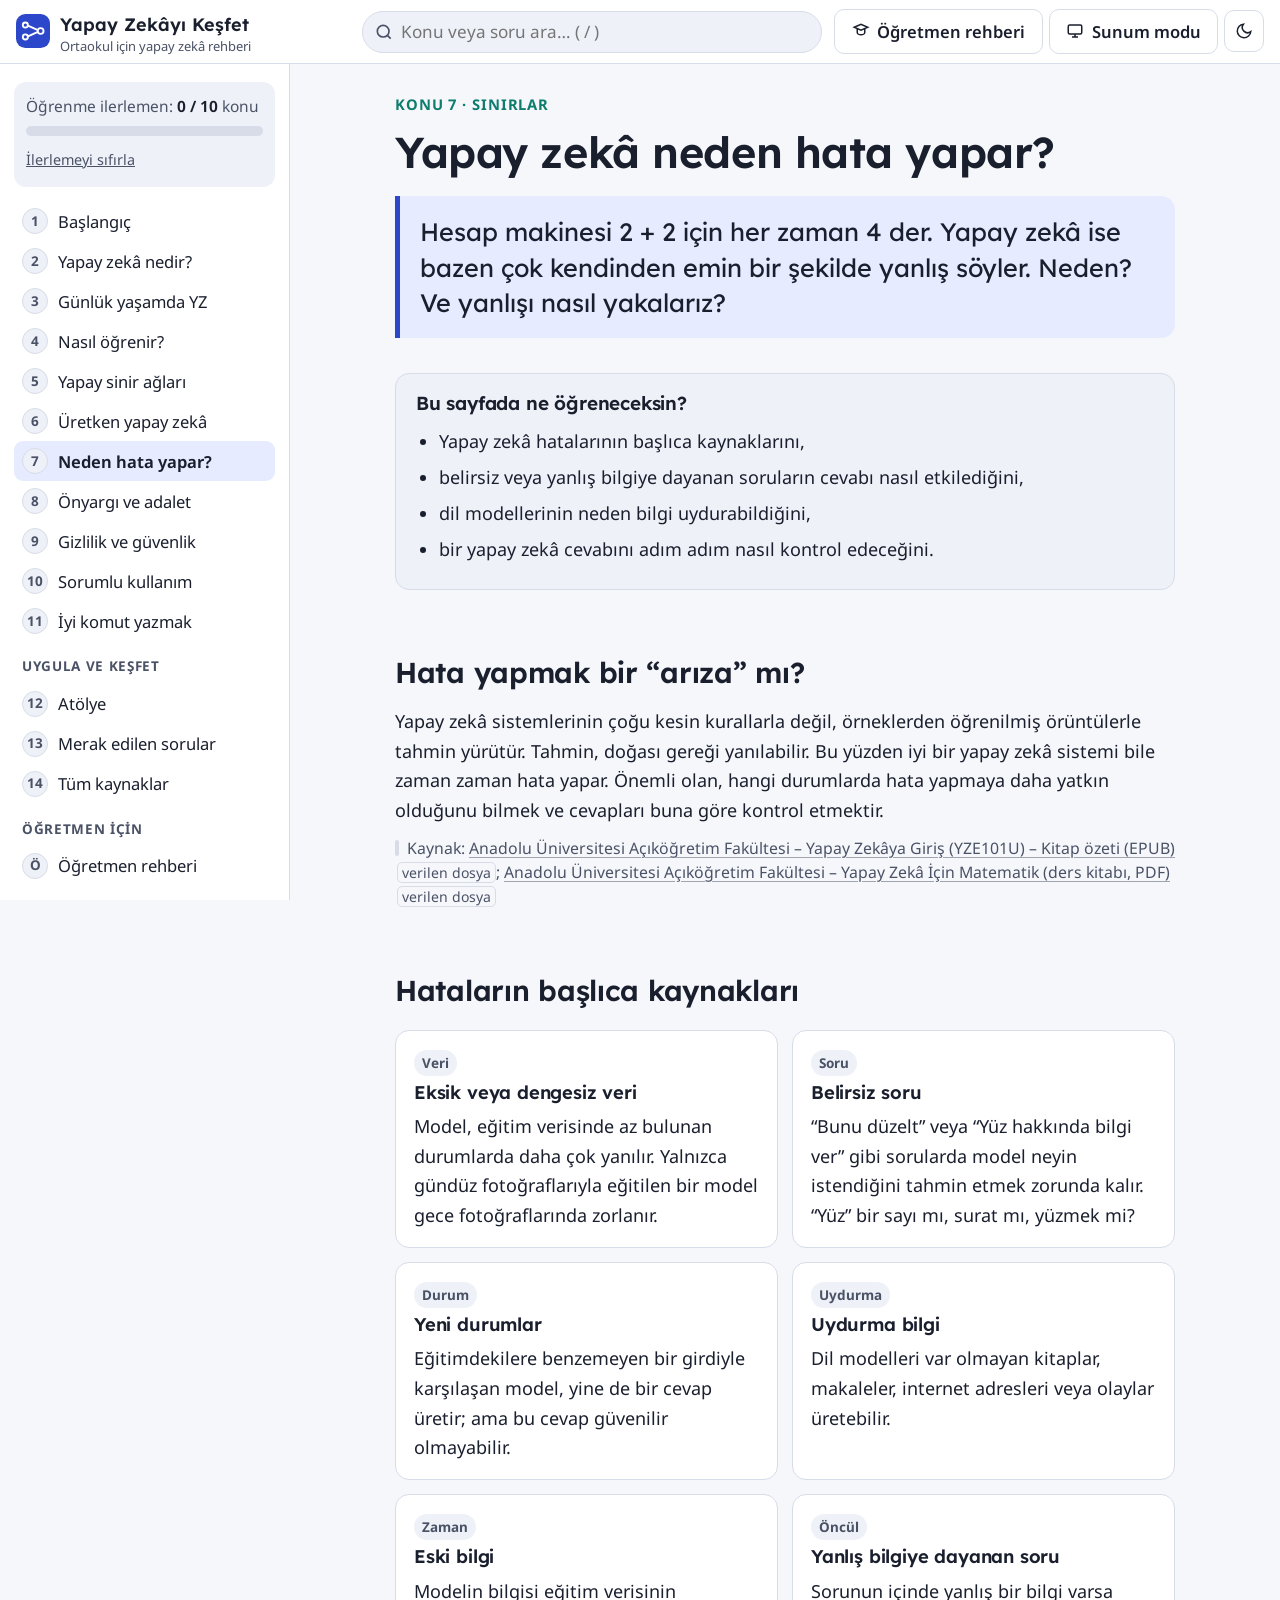
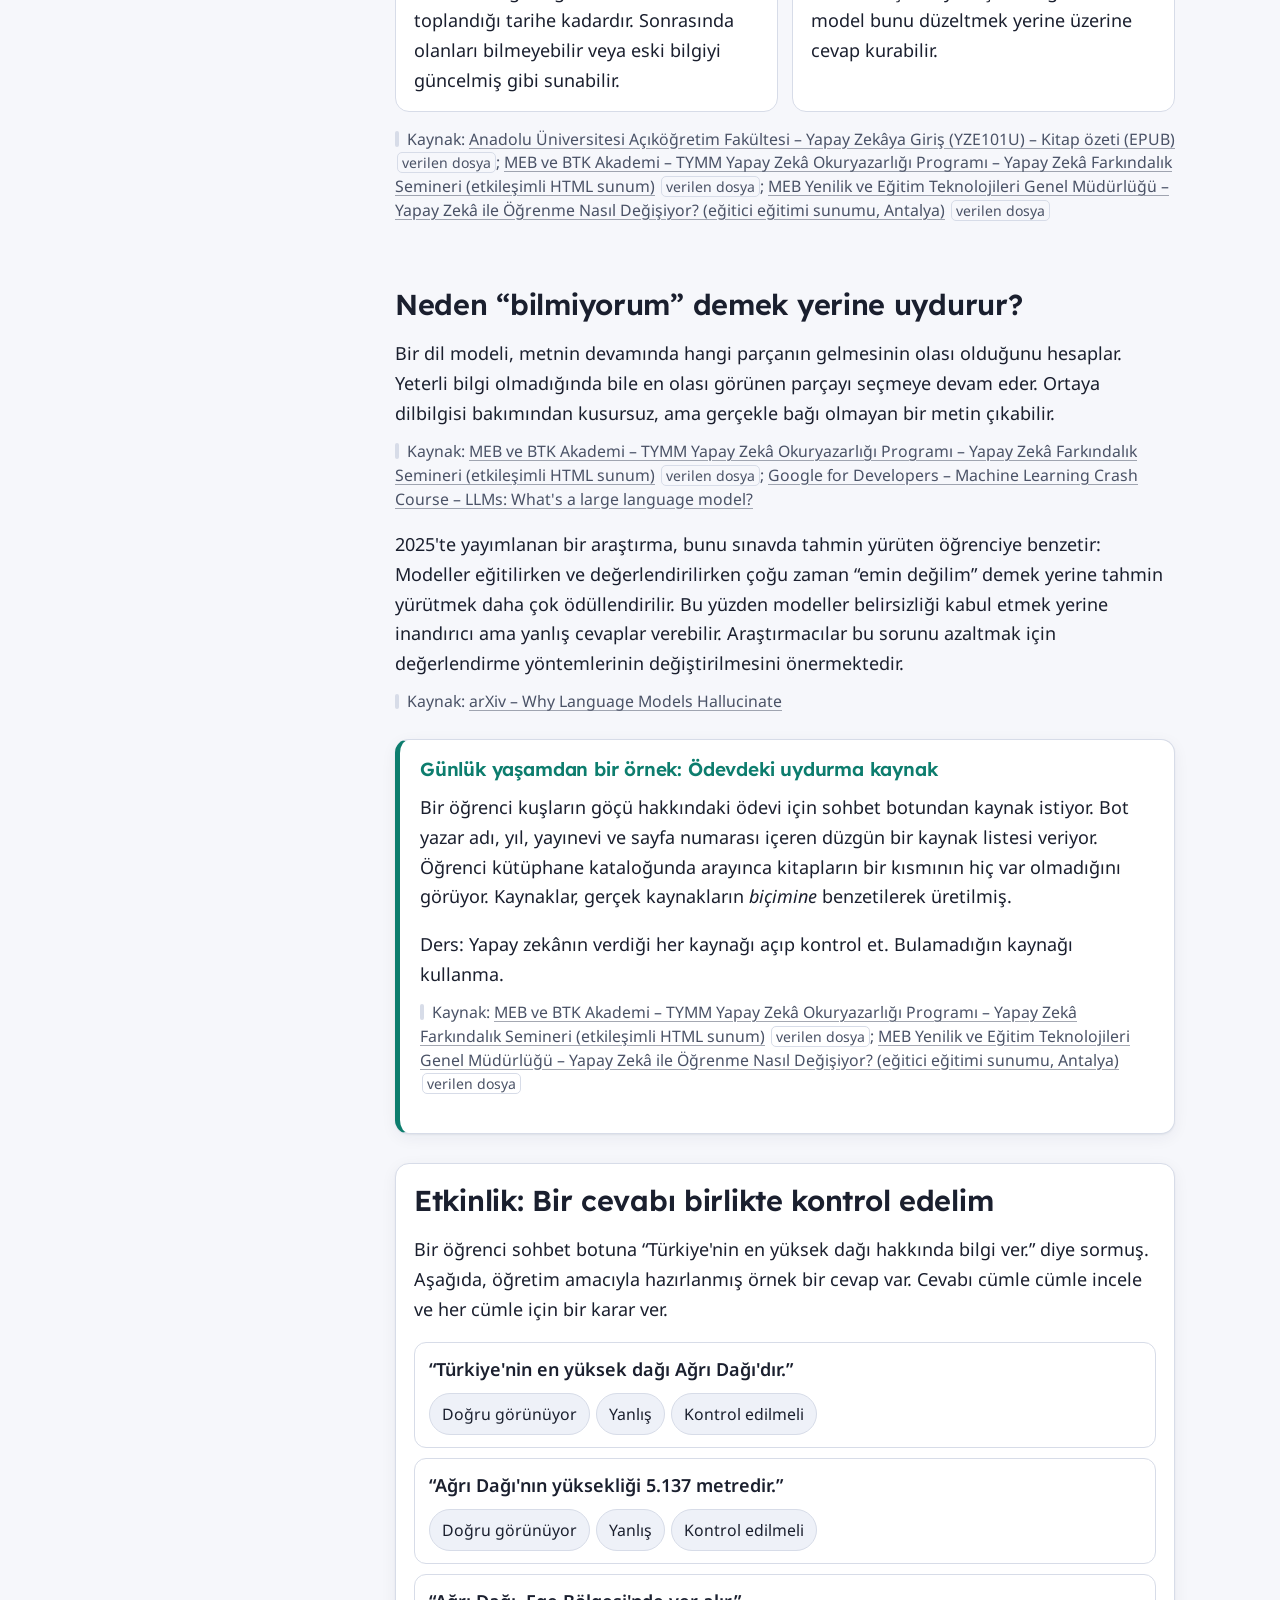
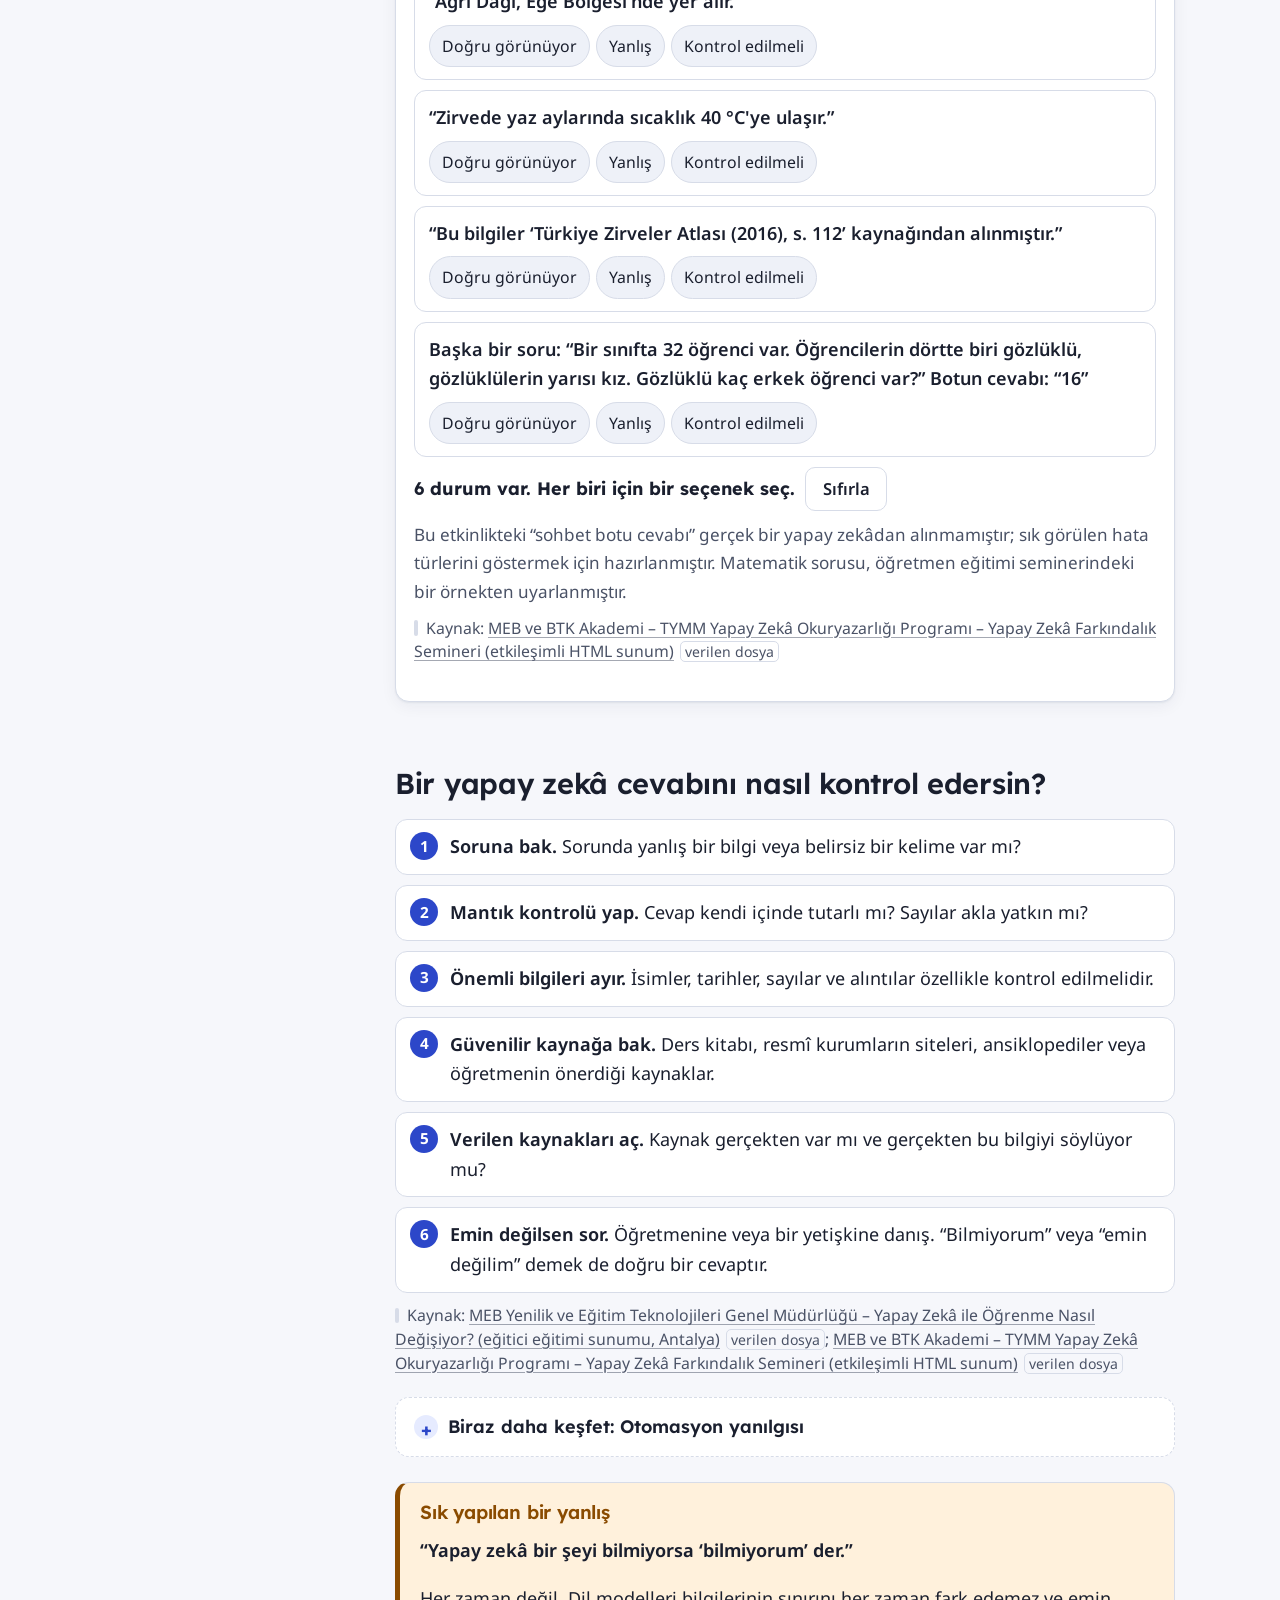
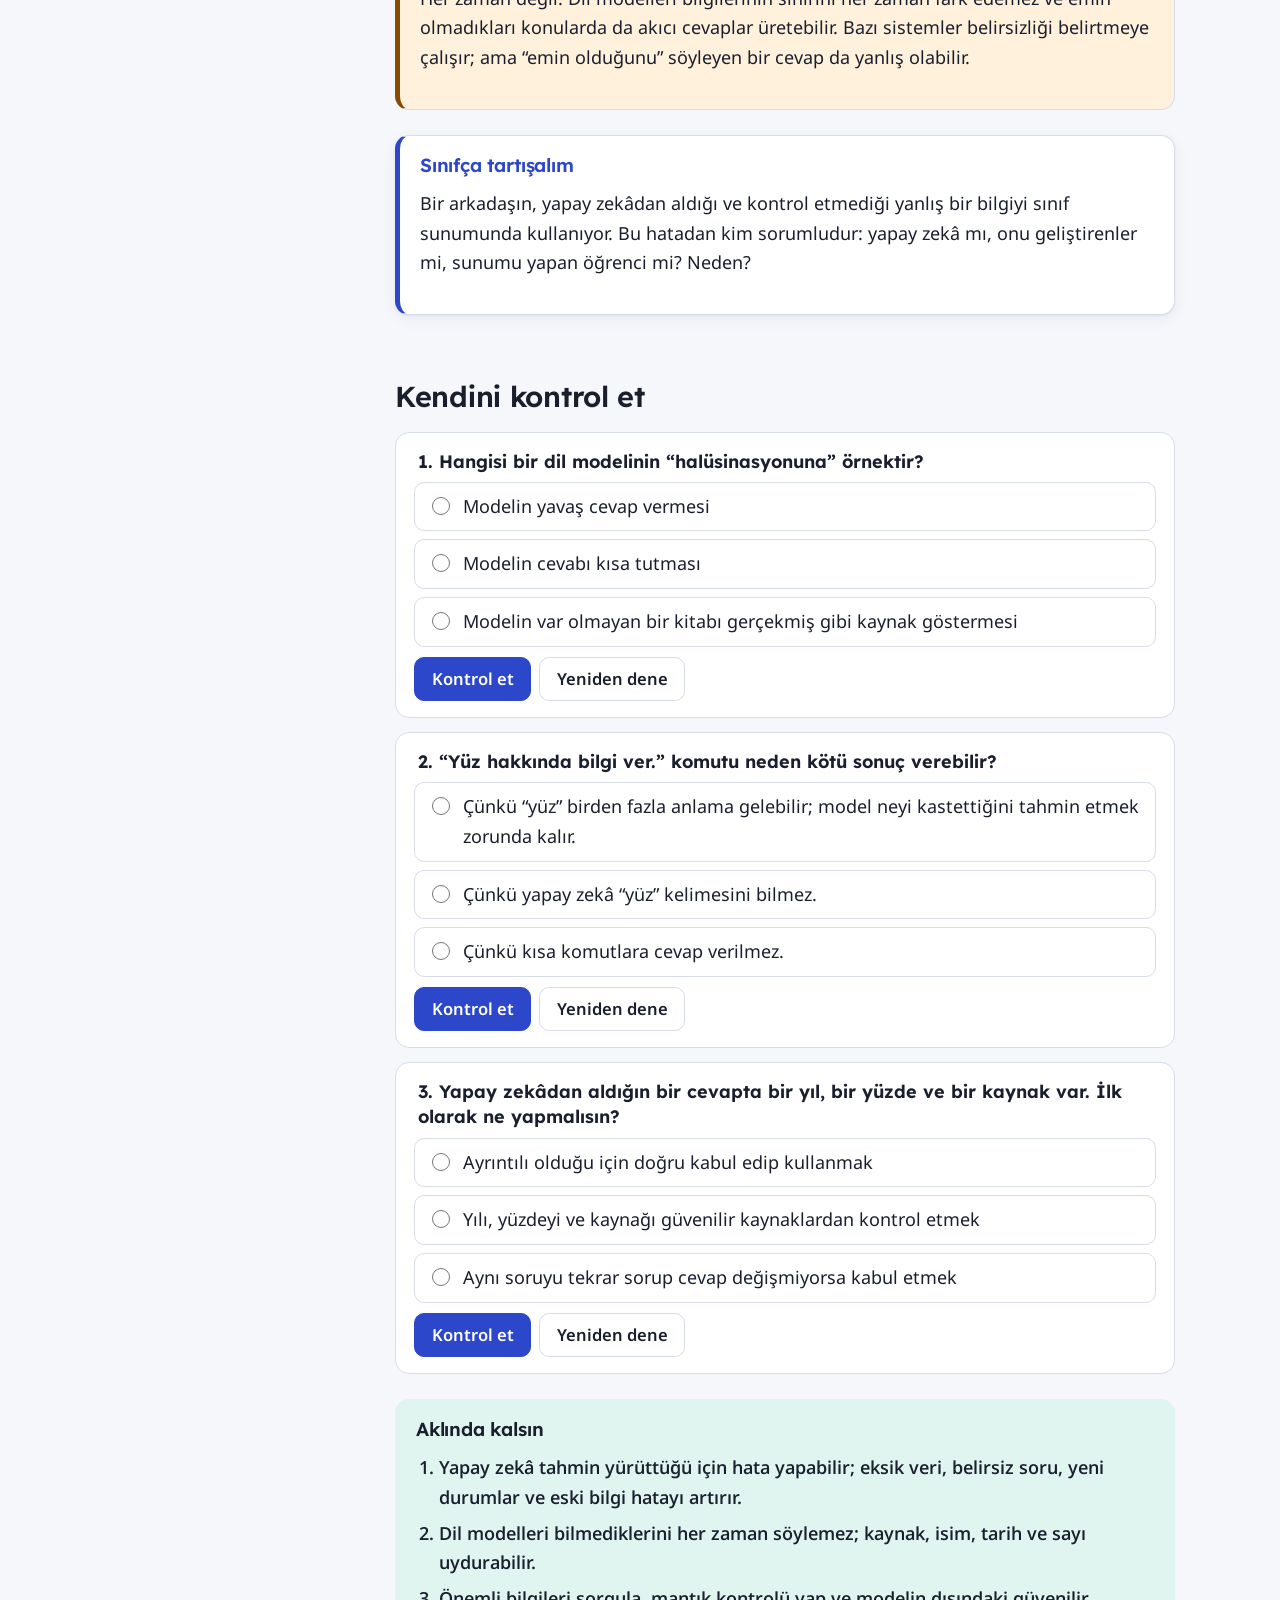
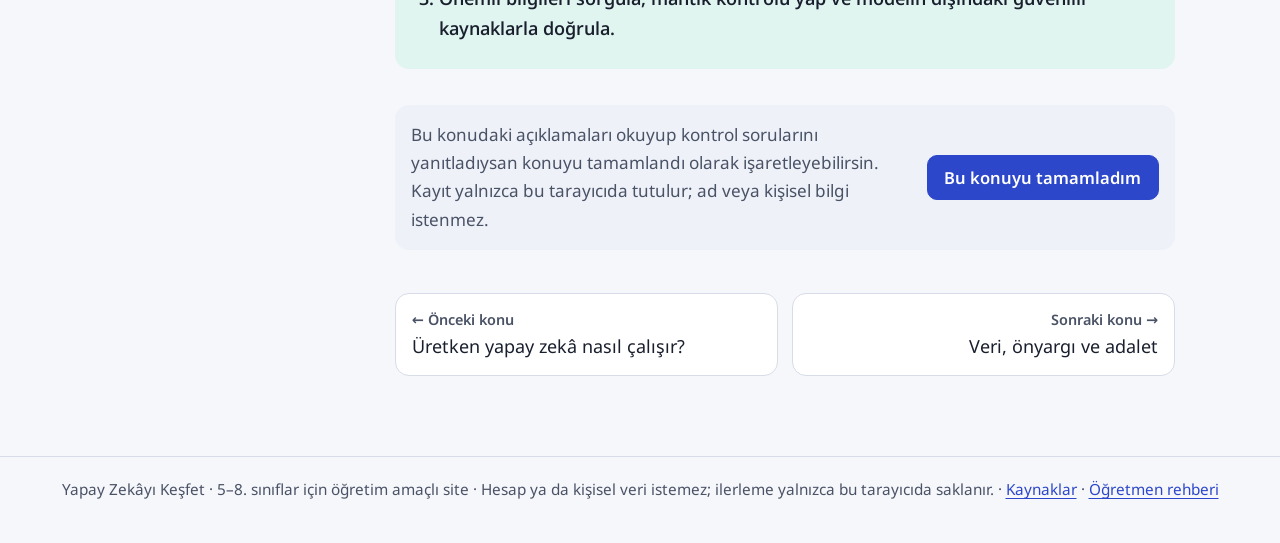
<file: hatalar.html>
<!doctype html>
<html lang="tr">
<head>
<meta charset="utf-8">
<meta name="viewport" content="width=device-width, initial-scale=1">
<title>Yapay zekâ neden hata yapar? · Yapay Zekâyı Keşfet</title>
<meta name="description" content="Eksik veya dengesiz veri, belirsiz sorular, yeni durumlar ve uydurma bilgiler; bir yapay zekâ cevabını birlikte kontrol etme etkinliği.">
<link rel="preconnect" href="https://fonts.googleapis.com">
<link rel="preconnect" href="https://fonts.gstatic.com" crossorigin>
<link href="https://fonts.googleapis.com/css2?family=Lexend:wght@500;600;700&family=Noto+Sans:ital,wght@0,400;0,600;0,700;1,400&display=swap" rel="stylesheet">
<link rel="stylesheet" href="assets/css/site.css">
<script>try{var t=localStorage.getItem("yz-tema");if(t)document.documentElement.setAttribute("data-theme",JSON.parse(t));if(JSON.parse(localStorage.getItem("yz-sunum")))document.documentElement.classList.add("present-root")}catch(e){}</script>
</head>
<body data-page="hatalar">
<a class="skip" href="#icerik">İçeriğe geç</a>
<header id="site-header"></header>
<div class="layout">
<nav id="sidebar"></nav>
<main id="icerik" tabindex="-1">
<article class="content">

<p class="eyebrow">Konu 7 · Sınırlar</p>
<h1>Yapay zekâ neden hata yapar?</h1>
<p class="hook">Hesap makinesi 2 + 2 için her zaman 4 der. Yapay zekâ ise bazen çok kendinden emin bir şekilde yanlış söyler. Neden? Ve yanlışı nasıl yakalarız?</p>

<section class="box learn" aria-labelledby="ogren">
  <h2 id="ogren" class="box-label">Bu sayfada ne öğreneceksin?</h2>
  <ul>
    <li>Yapay zekâ hatalarının başlıca kaynaklarını,</li>
    <li>belirsiz veya yanlış bilgiye dayanan soruların cevabı nasıl etkilediğini,</li>
    <li>dil modellerinin neden bilgi uydurabildiğini,</li>
    <li>bir yapay zekâ cevabını adım adım nasıl kontrol edeceğini.</li>
  </ul>
</section>

<h2 id="neden">Hata yapmak bir “arıza” mı?</h2>
<p>Yapay zekâ sistemlerinin çoğu kesin kurallarla değil, örneklerden öğrenilmiş örüntülerle tahmin yürütür. Tahmin, doğası gereği yanılabilir. Bu yüzden iyi bir yapay zekâ sistemi bile zaman zaman hata yapar. Önemli olan, hangi durumlarda hata yapmaya daha yatkın olduğunu bilmek ve cevapları buna göre kontrol etmektir.</p>
<p class="src" data-src="aof-giris,aof-matematik"></p>

<h2 id="kaynaklar">Hataların başlıca kaynakları</h2>
<div class="grid two">
  <div class="card"><span class="tag">Veri</span><h3>Eksik veya dengesiz veri</h3><p>Model, eğitim verisinde az bulunan durumlarda daha çok yanılır. Yalnızca gündüz fotoğraflarıyla eğitilen bir model gece fotoğraflarında zorlanır.</p></div>
  <div class="card"><span class="tag">Soru</span><h3>Belirsiz soru</h3><p>“Bunu düzelt” veya “Yüz hakkında bilgi ver” gibi sorularda model neyin istendiğini tahmin etmek zorunda kalır. “Yüz” bir sayı mı, surat mı, yüzmek mi?</p></div>
  <div class="card"><span class="tag">Durum</span><h3>Yeni durumlar</h3><p>Eğitimdekilere benzemeyen bir girdiyle karşılaşan model, yine de bir cevap üretir; ama bu cevap güvenilir olmayabilir.</p></div>
  <div class="card"><span class="tag">Uydurma</span><h3>Uydurma bilgi</h3><p>Dil modelleri var olmayan kitaplar, makaleler, internet adresleri veya olaylar üretebilir.</p></div>
  <div class="card"><span class="tag">Zaman</span><h3>Eski bilgi</h3><p>Modelin bilgisi eğitim verisinin toplandığı tarihe kadardır. Sonrasında olanları bilmeyebilir veya eski bilgiyi güncelmiş gibi sunabilir.</p></div>
  <div class="card"><span class="tag">Öncül</span><h3>Yanlış bilgiye dayanan soru</h3><p>Sorunun içinde yanlış bir bilgi varsa model bunu düzeltmek yerine üzerine cevap kurabilir.</p></div>
</div>
<p class="src" data-src="aof-giris,seminer,meb-antalya"></p>

<h2 id="uydurma">Neden “bilmiyorum” demek yerine uydurur?</h2>
<p>Bir dil modeli, metnin devamında hangi parçanın gelmesinin olası olduğunu hesaplar. Yeterli bilgi olmadığında bile en olası görünen parçayı seçmeye devam eder. Ortaya dilbilgisi bakımından kusursuz, ama gerçekle bağı olmayan bir metin çıkabilir.</p>
<p class="src" data-src="seminer,gml-llm"></p>
<p>2025'te yayımlanan bir araştırma, bunu sınavda tahmin yürüten öğrenciye benzetir: Modeller eğitilirken ve değerlendirilirken çoğu zaman “emin değilim” demek yerine tahmin yürütmek daha çok ödüllendirilir. Bu yüzden modeller belirsizliği kabul etmek yerine inandırıcı ama yanlış cevaplar verebilir. Araştırmacılar bu sorunu azaltmak için değerlendirme yöntemlerinin değiştirilmesini önermektedir.</p>
<p class="src" data-src="kalai"></p>

<section class="box example" aria-labelledby="ornek">
  <h2 id="ornek" class="box-label">Günlük yaşamdan bir örnek: Ödevdeki uydurma kaynak</h2>
  <p>Bir öğrenci kuşların göçü hakkındaki ödevi için sohbet botundan kaynak istiyor. Bot yazar adı, yıl, yayınevi ve sayfa numarası içeren düzgün bir kaynak listesi veriyor. Öğrenci kütüphane kataloğunda arayınca kitapların bir kısmının hiç var olmadığını görüyor. Kaynaklar, gerçek kaynakların <em>biçimine</em> benzetilerek üretilmiş.</p>
  <p>Ders: Yapay zekânın verdiği her kaynağı açıp kontrol et. Bulamadığın kaynağı kullanma.</p>
  <p class="src" data-src="seminer,meb-antalya"></p>
</section>

<section class="sim" aria-labelledby="birlikte">
  <h2 id="birlikte">Etkinlik: Bir cevabı birlikte kontrol edelim</h2>
  <p>Bir öğrenci sohbet botuna “Türkiye'nin en yüksek dağı hakkında bilgi ver.” diye sormuş. Aşağıda, öğretim amacıyla hazırlanmış örnek bir cevap var. Cevabı cümle cümle incele ve her cümle için bir karar ver.</p>
  <div data-widget="sorter">
<script type="application/json">
{"choices":["Doğru görünüyor","Yanlış","Kontrol edilmeli"],
"items":[
{"q":"“Türkiye'nin en yüksek dağı Ağrı Dağı'dır.”","a":0,"fb":"Bu bilgi ders kitapları ve atlaslarla uyumludur. Yine de bir ödevde kullanırken kaynağa bakmak iyi bir alışkanlıktır."},
{"q":"“Ağrı Dağı'nın yüksekliği 5.137 metredir.”","a":2,"fb":"Bu değer kaynaklarda genellikle 5.137 m olarak geçer; ancak farklı ölçümlerde farklı sayılar da görülebilir. Sayıları her zaman güvenilir bir kaynakla karşılaştır."},
{"q":"“Ağrı Dağı, Ege Bölgesi'nde yer alır.”","a":1,"fb":"Ağrı Dağı, Doğu Anadolu Bölgesi'ndedir. Akıcı bir cümle içinde bile açık bir yanlış bulunabilir."},
{"q":"“Zirvede yaz aylarında sıcaklık 40 °C'ye ulaşır.”","a":1,"fb":"Yükseldikçe hava soğur; 5.000 metreyi aşan bir zirvede böyle bir sıcaklık beklenmez. Mantık kontrolü de bir doğrulama yoludur."},
{"q":"“Bu bilgiler ‘Türkiye Zirveler Atlası (2016), s. 112’ kaynağından alınmıştır.”","a":2,"fb":"Böyle bir kaynağın gerçekten var olup olmadığını bilmiyoruz. Kütüphane kataloğunda veya güvenilir bir arama aracında aramadan kullanma. Bulamazsan uydurma kabul et."},
{"q":"Başka bir soru: “Bir sınıfta 32 öğrenci var. Öğrencilerin dörtte biri gözlüklü, gözlüklülerin yarısı kız. Gözlüklü kaç erkek öğrenci var?” Botun cevabı: “16”","a":1,"fb":"32'nin dörtte biri 8 eder; 8'in yarısı 4 kızdır, geriye 4 erkek kalır. Doğru cevap 4'tür. Matematik sorularında çözümü adım adım istemek ve kendin kontrol etmek hatayı yakalamayı kolaylaştırır."}
]}
</script>
  </div>
  <p class="note">Bu etkinlikteki “sohbet botu cevabı” gerçek bir yapay zekâdan alınmamıştır; sık görülen hata türlerini göstermek için hazırlanmıştır. Matematik sorusu, öğretmen eğitimi seminerindeki bir örnekten uyarlanmıştır.</p>
  <p class="src" data-src="seminer"></p>
</section>

<h2 id="kontrol-listesi">Bir yapay zekâ cevabını nasıl kontrol edersin?</h2>
<ol class="steps">
  <li><strong>Soruna bak.</strong> Sorunda yanlış bir bilgi veya belirsiz bir kelime var mı?</li>
  <li><strong>Mantık kontrolü yap.</strong> Cevap kendi içinde tutarlı mı? Sayılar akla yatkın mı?</li>
  <li><strong>Önemli bilgileri ayır.</strong> İsimler, tarihler, sayılar ve alıntılar özellikle kontrol edilmelidir.</li>
  <li><strong>Güvenilir kaynağa bak.</strong> Ders kitabı, resmî kurumların siteleri, ansiklopediler veya öğretmenin önerdiği kaynaklar.</li>
  <li><strong>Verilen kaynakları aç.</strong> Kaynak gerçekten var mı ve gerçekten bu bilgiyi söylüyor mu?</li>
  <li><strong>Emin değilsen sor.</strong> Öğretmenine veya bir yetişkine danış. “Bilmiyorum” veya “emin değilim” demek de doğru bir cevaptır.</li>
</ol>
<p class="src" data-src="meb-antalya,seminer"></p>

<details class="more">
  <summary>Biraz daha keşfet: Otomasyon yanılgısı</summary>
  <div class="more-body">
    <p>Bir sistem uzun süre doğru cevaplar verdiğinde insanlar onu sorgulamayı bırakabilir. Bir sistemin önerisini eleştirel biçimde değerlendirmeden kabul etme eğilimine <strong>otomasyon yanılgısı</strong> denir. Zaman baskısı olduğunda ve sistemin geçmişte başarılı olduğu durumlarda daha sık görülür. Sistemin hata yaptığı nadir anlar da genellikle bu yüzden gözden kaçar.</p>
    <p class="src" data-src="aof-giris,gml-onyargi"></p>
    <p>Hataları azaltmak için geliştirilen yöntemlerden biri, modelin cevap vermeden önce güvenilir belgelerden ilgili bilgileri bulması ve cevabını bunlara dayandırmasıdır (erişim destekli üretim). Bu yöntem hataları azaltabilir ama tamamen ortadan kaldırmaz.</p>
    <p class="src" data-src="aof-giris,meb-antalya"></p>
  </div>
</details>

<section class="box mistake" aria-labelledby="yanlis">
  <h2 id="yanlis" class="box-label">Sık yapılan bir yanlış</h2>
  <p><strong>“Yapay zekâ bir şeyi bilmiyorsa ‘bilmiyorum’ der.”</strong></p>
  <p>Her zaman değil. Dil modelleri bilgilerinin sınırını her zaman fark edemez ve emin olmadıkları konularda da akıcı cevaplar üretebilir. Bazı sistemler belirsizliği belirtmeye çalışır; ama “emin olduğunu” söyleyen bir cevap da yanlış olabilir.</p>
</section>

<section class="box discuss" aria-labelledby="tartis">
  <h2 id="tartis" class="box-label">Sınıfça tartışalım</h2>
  <p>Bir arkadaşın, yapay zekâdan aldığı ve kontrol etmediği yanlış bir bilgiyi sınıf sunumunda kullanıyor. Bu hatadan kim sorumludur: yapay zekâ mı, onu geliştirenler mi, sunumu yapan öğrenci mi? Neden?</p>
</section>

<h2 id="kontrol">Kendini kontrol et</h2>
<div class="quiz-q" data-answer="c"><fieldset>
  <legend>1. Hangisi bir dil modelinin “halüsinasyonuna” örnektir?</legend>
  <label class="opt"><input type="radio" value="a"> Modelin yavaş cevap vermesi</label>
  <label class="opt"><input type="radio" value="b"> Modelin cevabı kısa tutması</label>
  <label class="opt"><input type="radio" value="c"> Modelin var olmayan bir kitabı gerçekmiş gibi kaynak göstermesi</label>
  <div class="fb-data" hidden>
    <p data-for="a">Hız, doğrulukla ilgili değildir.</p>
    <p data-for="b">Kısa cevap halüsinasyon değildir.</p>
    <p data-for="c">Halüsinasyon, inandırıcı görünen ama gerçeğe uymayan bilgi üretmektir. Uydurma kaynaklar bunun sık görülen bir örneğidir.</p>
  </div>
</fieldset></div>

<div class="quiz-q" data-answer="a"><fieldset>
  <legend>2. “Yüz hakkında bilgi ver.” komutu neden kötü sonuç verebilir?</legend>
  <label class="opt"><input type="radio" value="a"> Çünkü “yüz” birden fazla anlama gelebilir; model neyi kastettiğini tahmin etmek zorunda kalır.</label>
  <label class="opt"><input type="radio" value="b"> Çünkü yapay zekâ “yüz” kelimesini bilmez.</label>
  <label class="opt"><input type="radio" value="c"> Çünkü kısa komutlara cevap verilmez.</label>
  <div class="fb-data" hidden>
    <p data-for="a">Belirsiz sorular, modelin yanlış anlamı seçmesine neden olabilir. Bağlam eklemek (“insan yüzündeki kaslar hakkında…”) cevabı iyileştirir.</p>
    <p data-for="b">Kelimeyi “bilir”; sorun, hangi anlamın kastedildiğinin belirsiz olmasıdır.</p>
    <p data-for="c">Kısa komutlara da cevap verilir; ama belirsizlik artabilir.</p>
  </div>
</fieldset></div>

<div class="quiz-q" data-answer="b"><fieldset>
  <legend>3. Yapay zekâdan aldığın bir cevapta bir yıl, bir yüzde ve bir kaynak var. İlk olarak ne yapmalısın?</legend>
  <label class="opt"><input type="radio" value="a"> Ayrıntılı olduğu için doğru kabul edip kullanmak</label>
  <label class="opt"><input type="radio" value="b"> Yılı, yüzdeyi ve kaynağı güvenilir kaynaklardan kontrol etmek</label>
  <label class="opt"><input type="radio" value="c"> Aynı soruyu tekrar sorup cevap değişmiyorsa kabul etmek</label>
  <div class="fb-data" hidden>
    <p data-for="a">Ayrıntı, doğruluğun kanıtı değildir; uydurma bilgiler de çok ayrıntılı görünebilir.</p>
    <p data-for="b">Sayı, tarih ve kaynaklar en sık kontrol edilmesi gereken bilgilerdir.</p>
    <p data-for="c">Model aynı yanlışı tekrar edebilir. Kontrol, modelin dışından bir kaynakla yapılmalıdır.</p>
  </div>
</fieldset></div>

<section class="box remember" aria-labelledby="akilda">
  <h2 id="akilda" class="box-label">Aklında kalsın</h2>
  <ol>
    <li>Yapay zekâ tahmin yürüttüğü için hata yapabilir; eksik veri, belirsiz soru, yeni durumlar ve eski bilgi hatayı artırır.</li>
    <li>Dil modelleri bilmediklerini her zaman söylemez; kaynak, isim, tarih ve sayı uydurabilir.</li>
    <li>Önemli bilgileri sorgula, mantık kontrolü yap ve modelin dışındaki güvenilir kaynaklarla doğrula.</li>
  </ol>
</section>

<div id="complete-row"></div>
<nav id="pager"></nav>
</article>
</main>
</div>
<footer id="site-footer"></footer>
<script src="assets/js/data.js"></script>
<script src="assets/js/search-index.js"></script>
<script src="assets/js/site.js"></script>
<script src="assets/js/shapelab.js"></script>
<script src="assets/js/sims.js"></script>
</body>
</html>
</file>
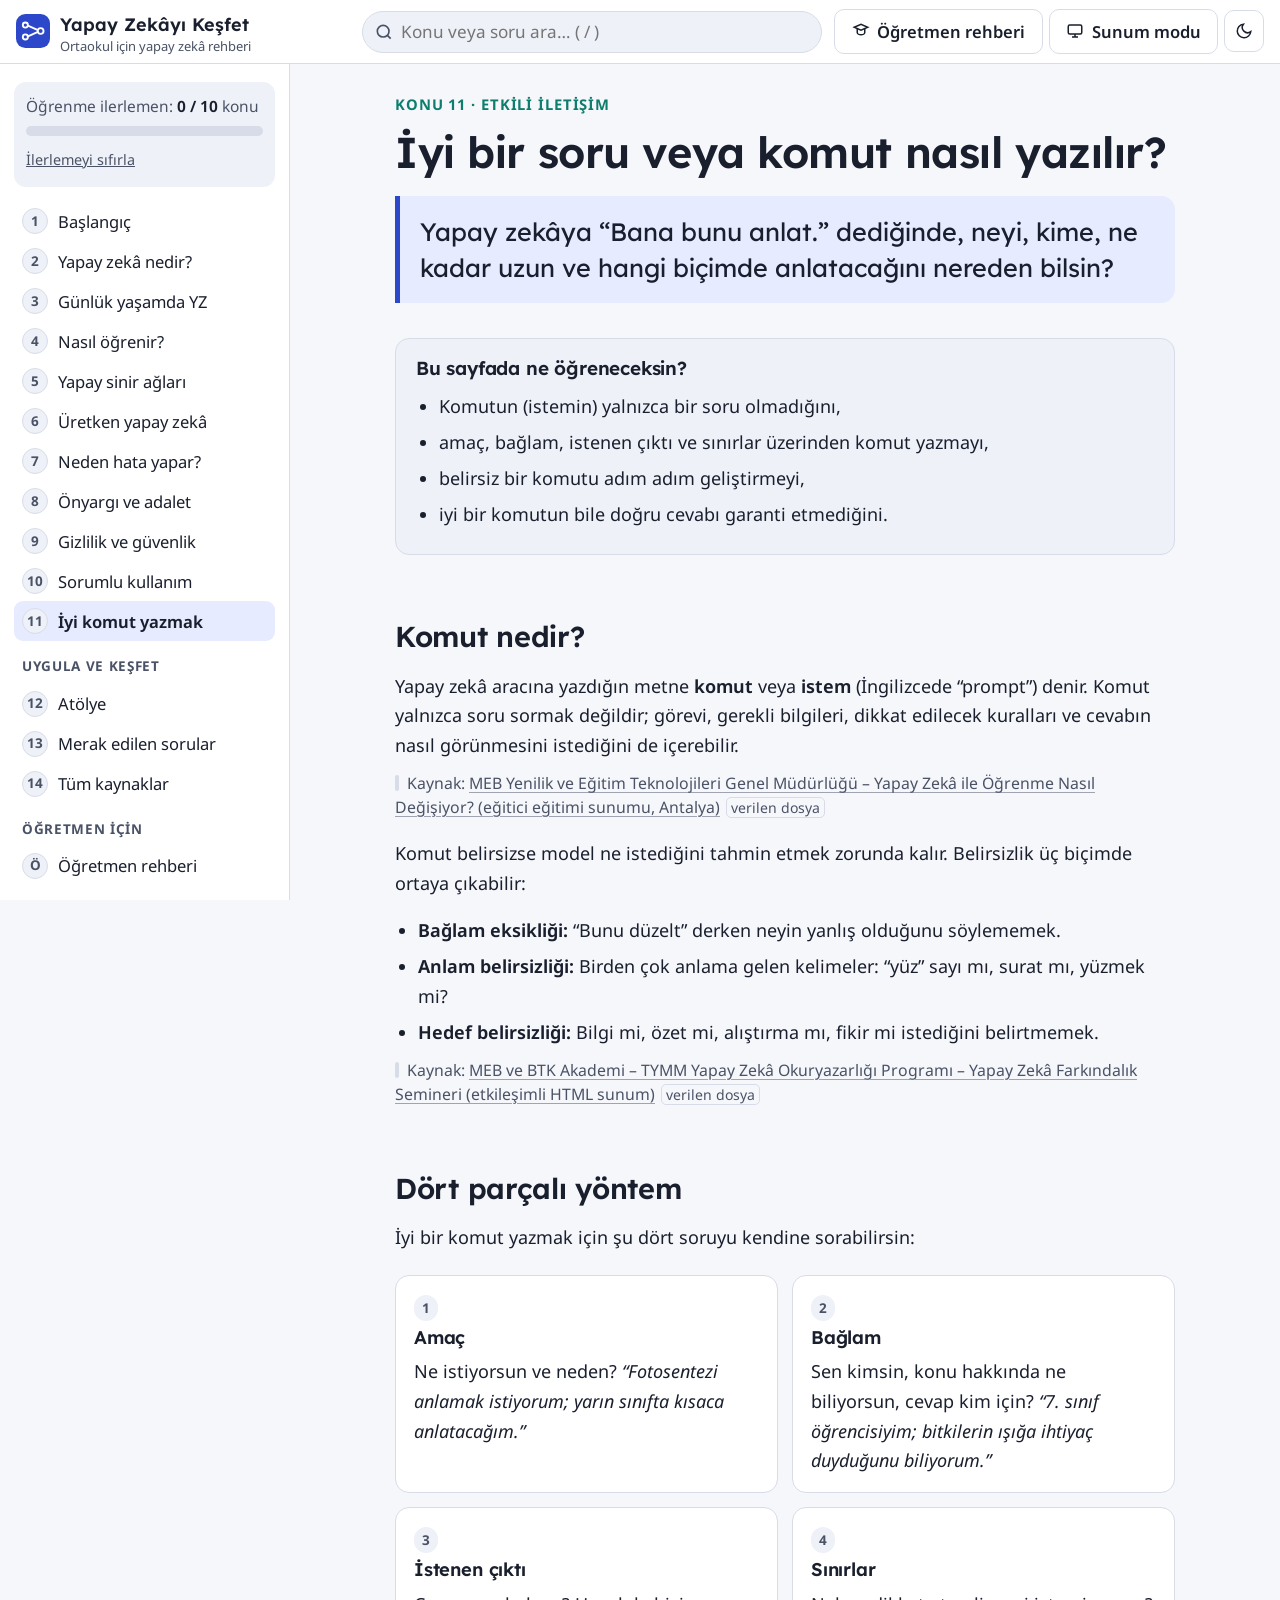
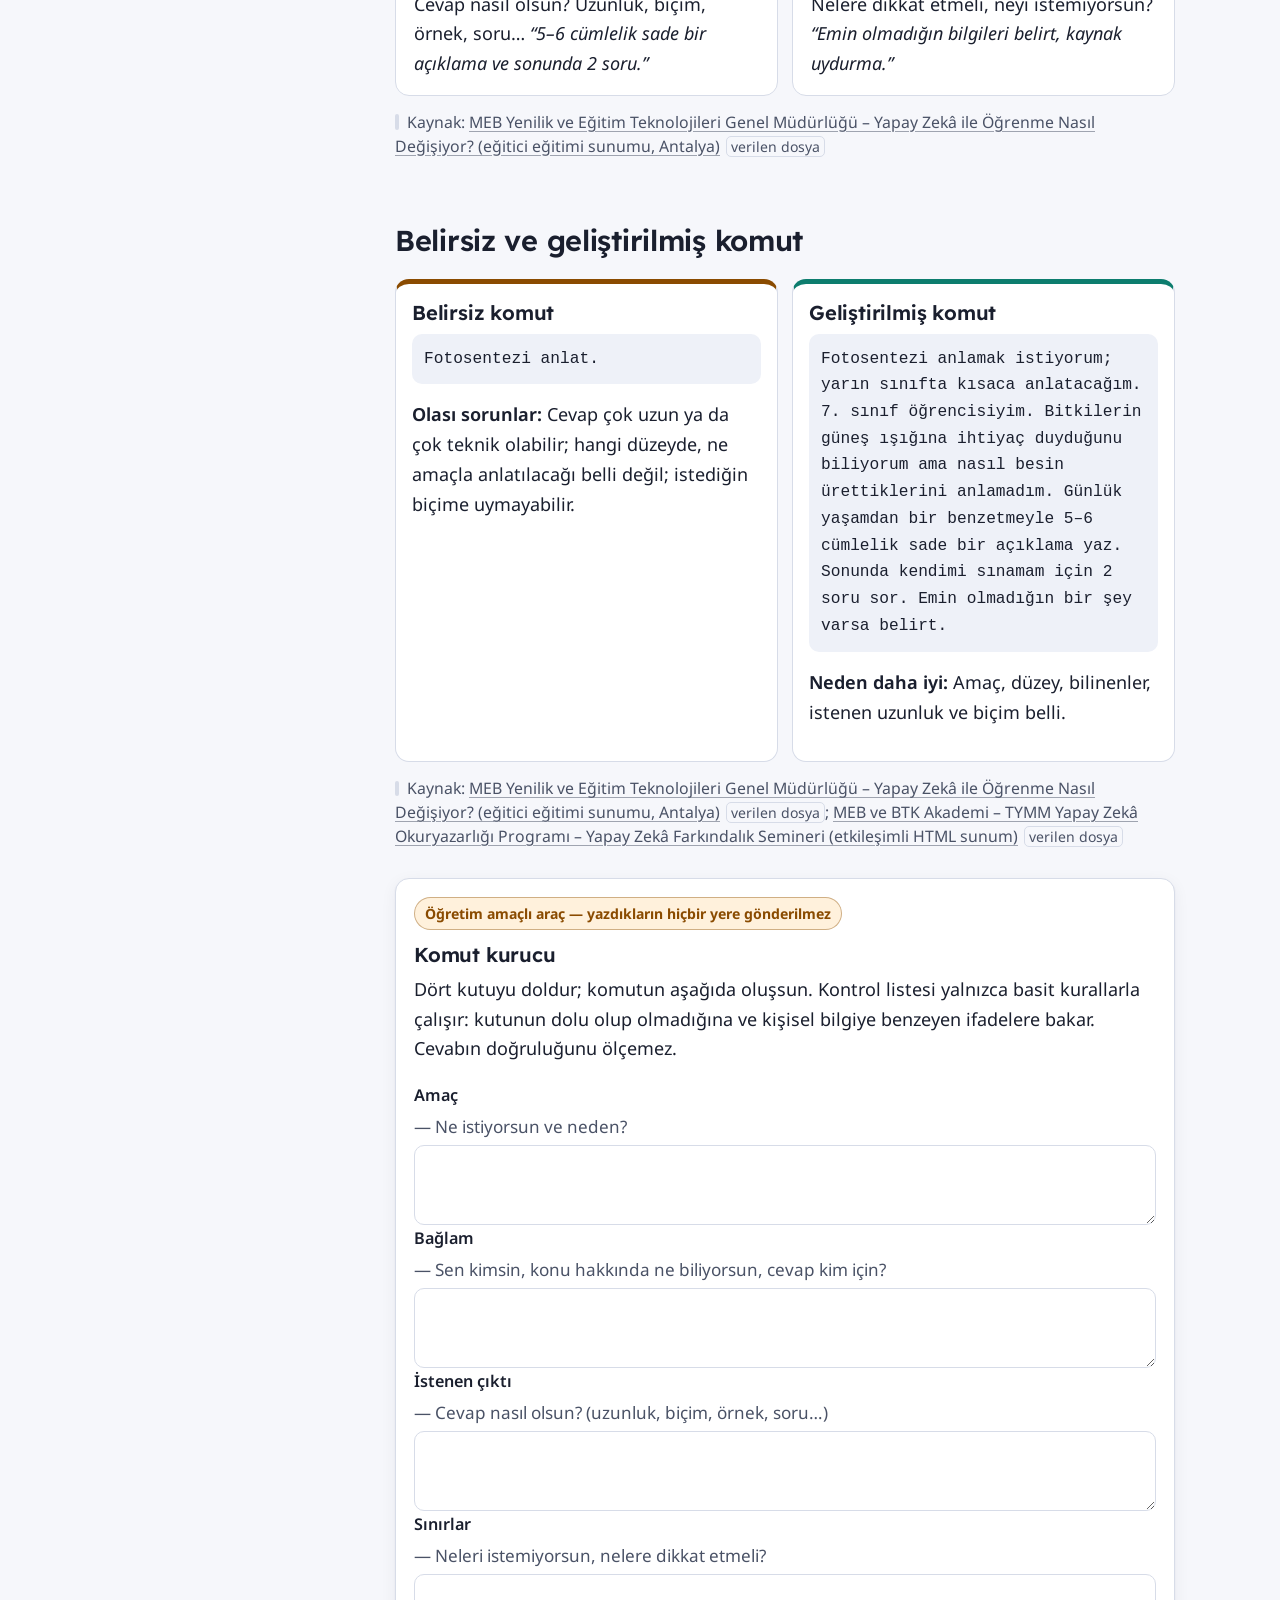
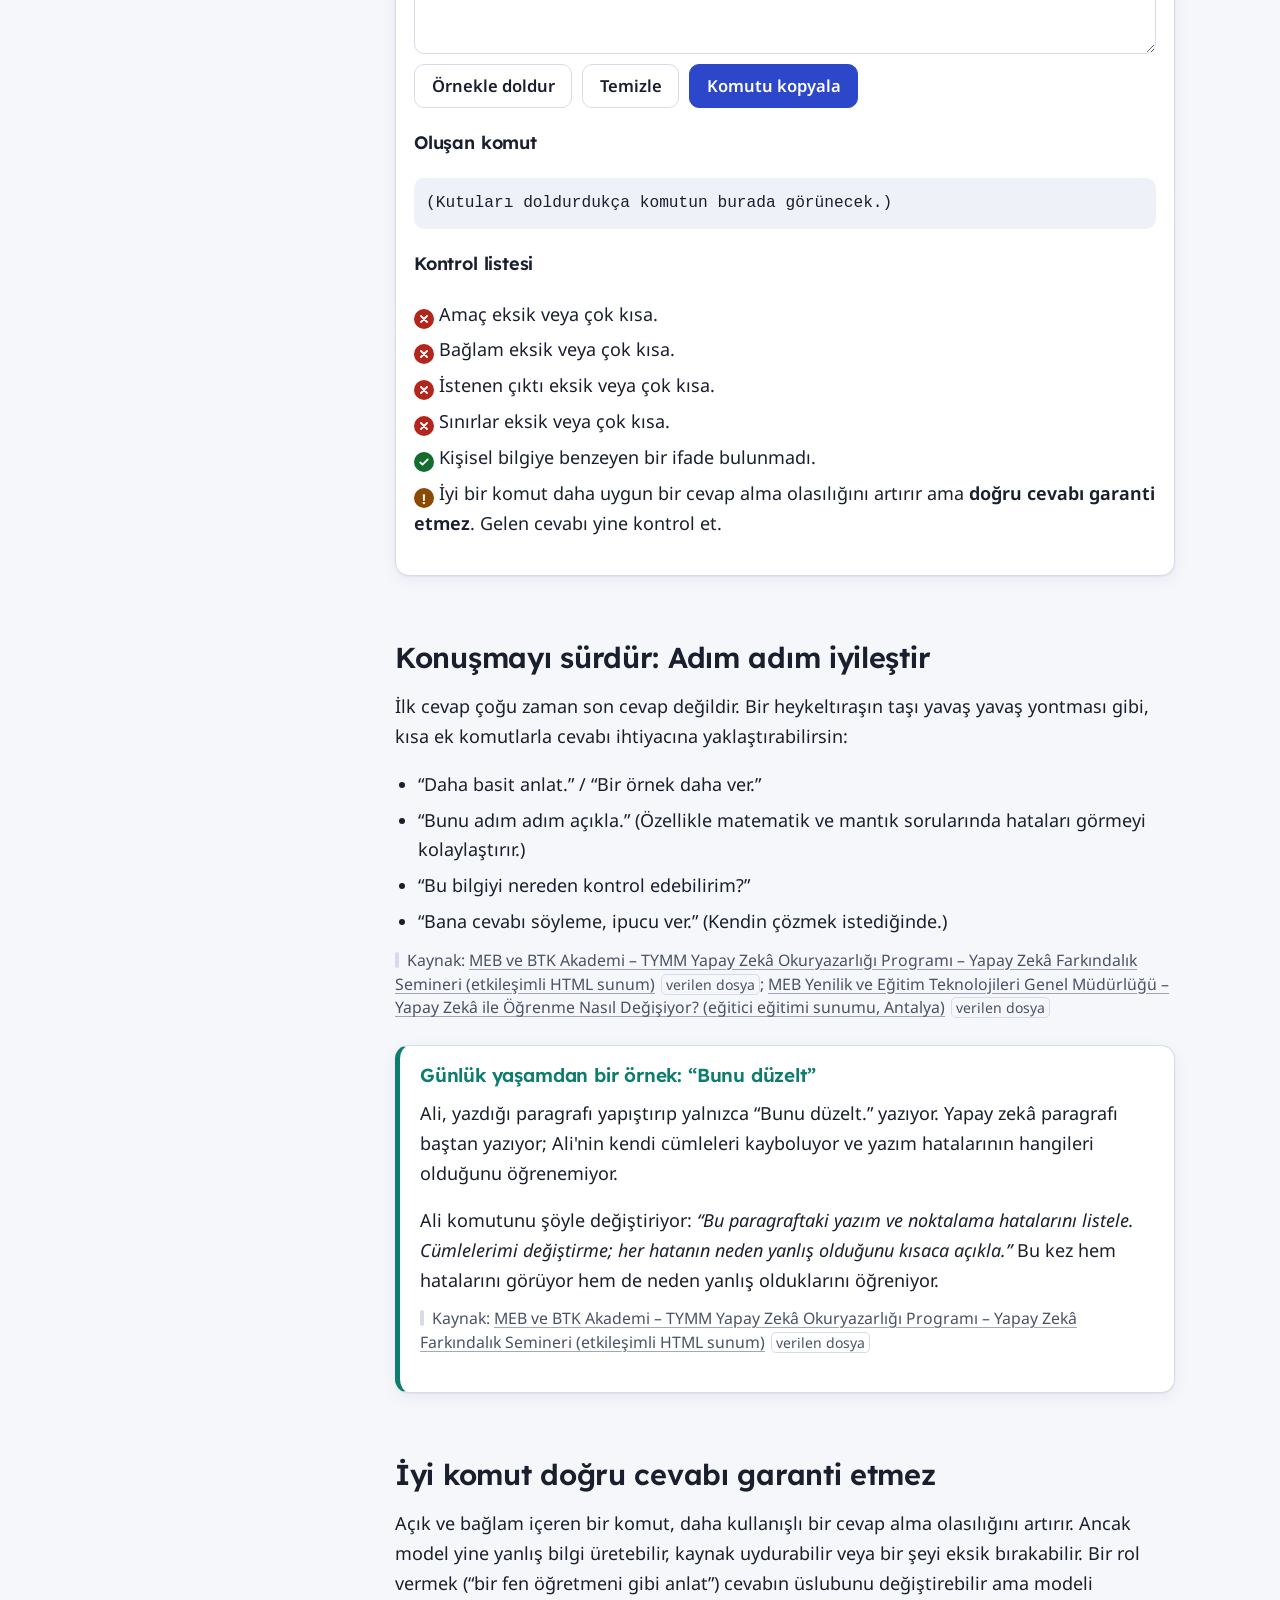
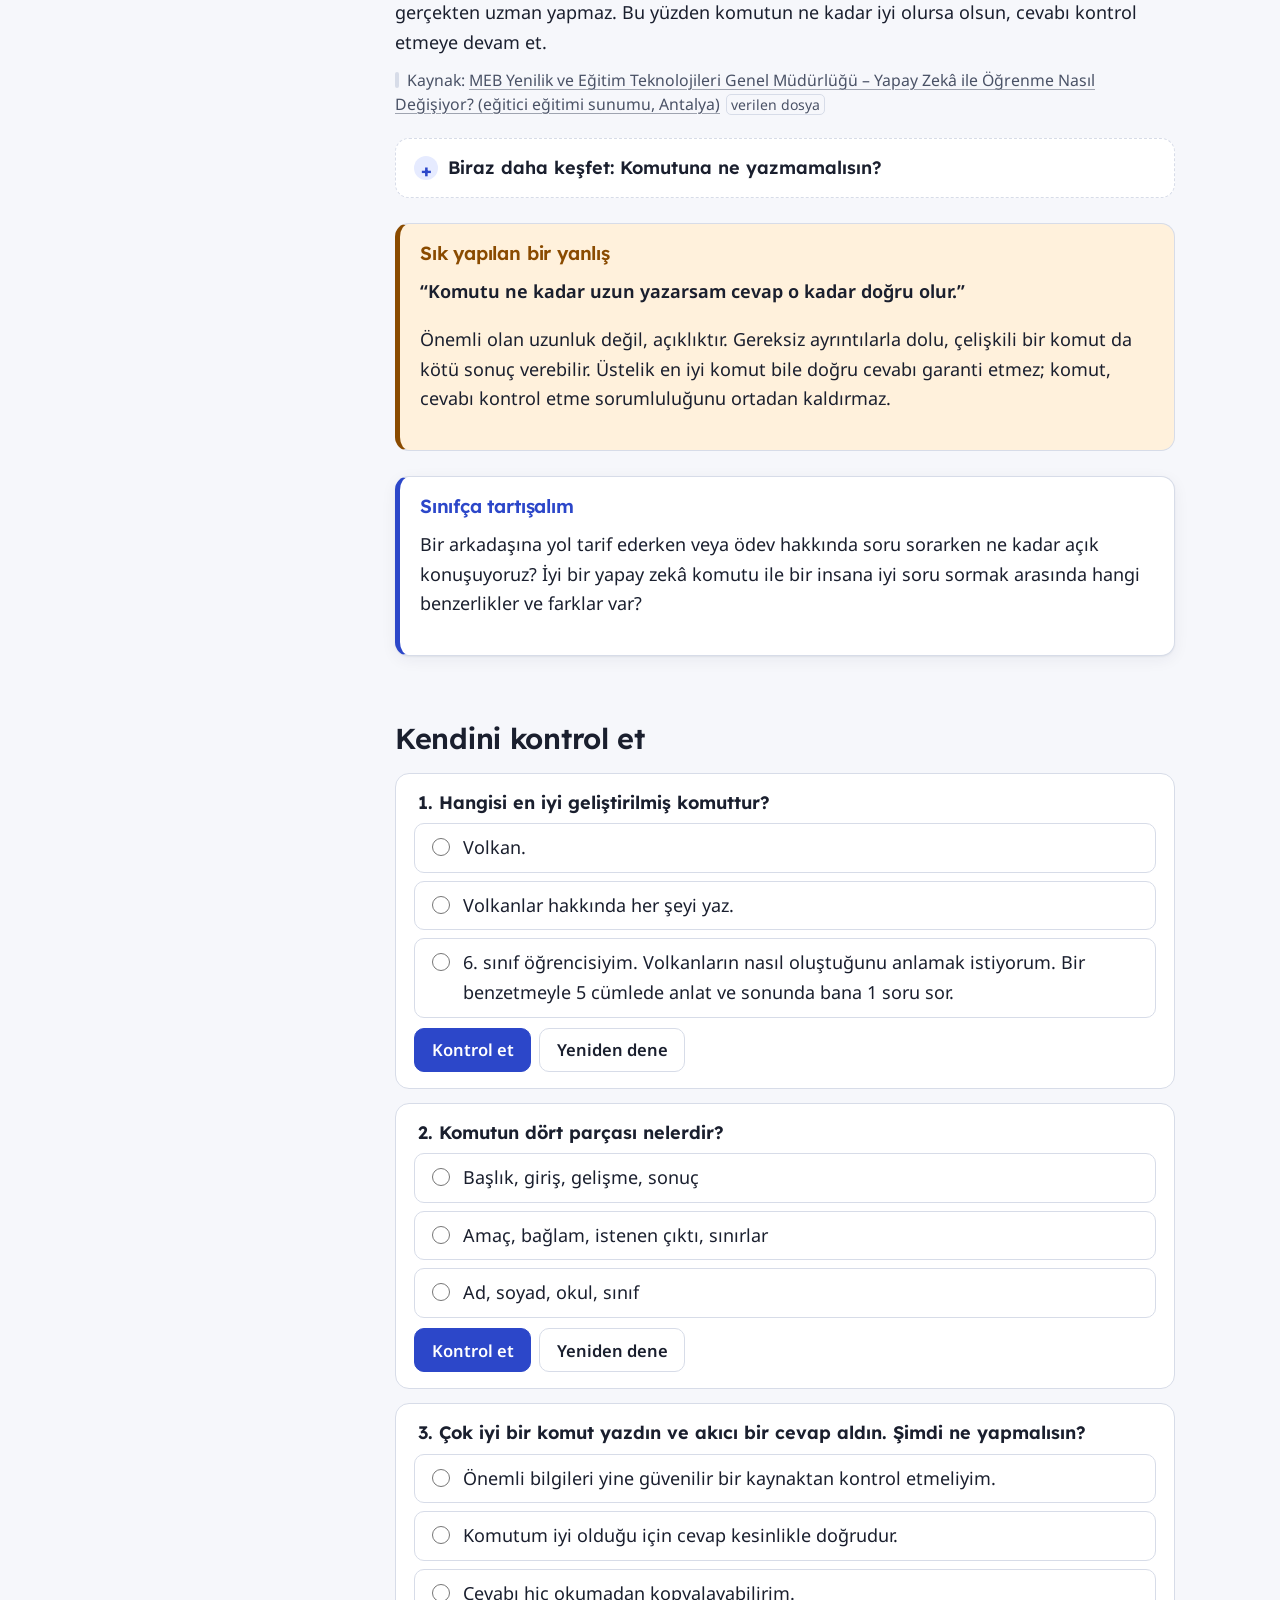
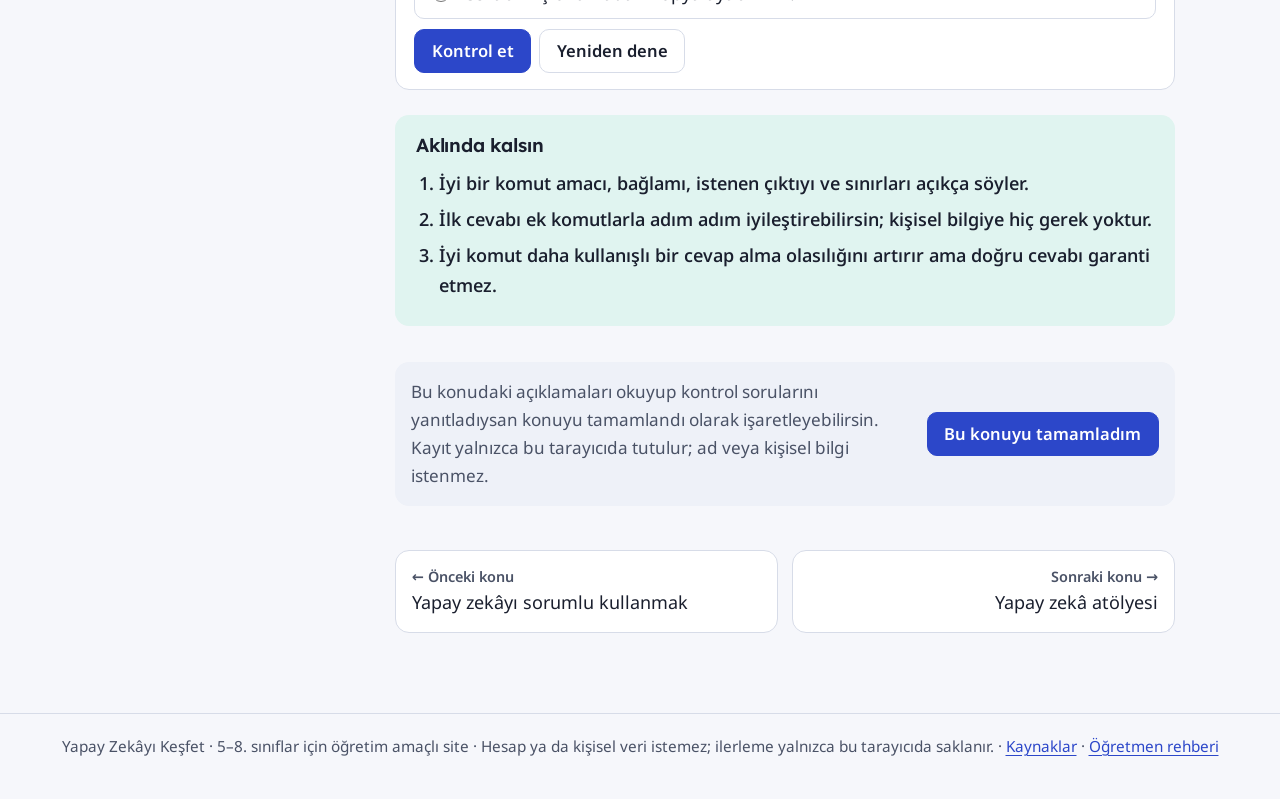
<file: iyi-komut.html>
<!doctype html>
<html lang="tr">
<head>
<meta charset="utf-8">
<meta name="viewport" content="width=device-width, initial-scale=1">
<title>İyi bir soru veya komut nasıl yazılır? · Yapay Zekâyı Keşfet</title>
<meta name="description" content="Amaç, bağlam, istenen çıktı ve sınırlar ile komut yazma yöntemi; belirsiz ve geliştirilmiş komutların karşılaştırması.">
<link rel="preconnect" href="https://fonts.googleapis.com">
<link rel="preconnect" href="https://fonts.gstatic.com" crossorigin>
<link href="https://fonts.googleapis.com/css2?family=Lexend:wght@500;600;700&family=Noto+Sans:ital,wght@0,400;0,600;0,700;1,400&display=swap" rel="stylesheet">
<link rel="stylesheet" href="assets/css/site.css">
<script>try{var t=localStorage.getItem("yz-tema");if(t)document.documentElement.setAttribute("data-theme",JSON.parse(t));if(JSON.parse(localStorage.getItem("yz-sunum")))document.documentElement.classList.add("present-root")}catch(e){}</script>
</head>
<body data-page="komut">
<a class="skip" href="#icerik">İçeriğe geç</a>
<header id="site-header"></header>
<div class="layout">
<nav id="sidebar"></nav>
<main id="icerik" tabindex="-1">
<article class="content">

<p class="eyebrow">Konu 11 · Etkili iletişim</p>
<h1>İyi bir soru veya komut nasıl yazılır?</h1>
<p class="hook">Yapay zekâya “Bana bunu anlat.” dediğinde, neyi, kime, ne kadar uzun ve hangi biçimde anlatacağını nereden bilsin?</p>

<section class="box learn" aria-labelledby="ogren">
  <h2 id="ogren" class="box-label">Bu sayfada ne öğreneceksin?</h2>
  <ul>
    <li>Komutun (istemin) yalnızca bir soru olmadığını,</li>
    <li>amaç, bağlam, istenen çıktı ve sınırlar üzerinden komut yazmayı,</li>
    <li>belirsiz bir komutu adım adım geliştirmeyi,</li>
    <li>iyi bir komutun bile doğru cevabı garanti etmediğini.</li>
  </ul>
</section>

<h2 id="komut-nedir">Komut nedir?</h2>
<p>Yapay zekâ aracına yazdığın metne <strong>komut</strong> veya <strong>istem</strong> (İngilizcede “prompt”) denir. Komut yalnızca soru sormak değildir; görevi, gerekli bilgileri, dikkat edilecek kuralları ve cevabın nasıl görünmesini istediğini de içerebilir.</p>
<p class="src" data-src="meb-antalya"></p>
<p>Komut belirsizse model ne istediğini tahmin etmek zorunda kalır. Belirsizlik üç biçimde ortaya çıkabilir:</p>
<ul>
  <li><strong>Bağlam eksikliği:</strong> “Bunu düzelt” derken neyin yanlış olduğunu söylememek.</li>
  <li><strong>Anlam belirsizliği:</strong> Birden çok anlama gelen kelimeler: “yüz” sayı mı, surat mı, yüzmek mi?</li>
  <li><strong>Hedef belirsizliği:</strong> Bilgi mi, özet mi, alıştırma mı, fikir mi istediğini belirtmemek.</li>
</ul>
<p class="src" data-src="seminer"></p>

<h2 id="dort-parca">Dört parçalı yöntem</h2>
<p>İyi bir komut yazmak için şu dört soruyu kendine sorabilirsin:</p>
<div class="grid two">
  <div class="card"><span class="tag">1</span><h3>Amaç</h3><p>Ne istiyorsun ve neden? <em>“Fotosentezi anlamak istiyorum; yarın sınıfta kısaca anlatacağım.”</em></p></div>
  <div class="card"><span class="tag">2</span><h3>Bağlam</h3><p>Sen kimsin, konu hakkında ne biliyorsun, cevap kim için? <em>“7. sınıf öğrencisiyim; bitkilerin ışığa ihtiyaç duyduğunu biliyorum.”</em></p></div>
  <div class="card"><span class="tag">3</span><h3>İstenen çıktı</h3><p>Cevap nasıl olsun? Uzunluk, biçim, örnek, soru… <em>“5–6 cümlelik sade bir açıklama ve sonunda 2 soru.”</em></p></div>
  <div class="card"><span class="tag">4</span><h3>Sınırlar</h3><p>Nelere dikkat etmeli, neyi istemiyorsun? <em>“Emin olmadığın bilgileri belirt, kaynak uydurma.”</em></p></div>
</div>
<p class="src" data-src="meb-antalya"></p>

<h2 id="karsilastirma">Belirsiz ve geliştirilmiş komut</h2>
<div class="compare">
  <div class="weak">
    <h3>Belirsiz komut</h3>
    <p class="prompt-sample">Fotosentezi anlat.</p>
    <p><strong>Olası sorunlar:</strong> Cevap çok uzun ya da çok teknik olabilir; hangi düzeyde, ne amaçla anlatılacağı belli değil; istediğin biçime uymayabilir.</p>
  </div>
  <div class="strong">
    <h3>Geliştirilmiş komut</h3>
    <p class="prompt-sample">Fotosentezi anlamak istiyorum; yarın sınıfta kısaca anlatacağım. 7. sınıf öğrencisiyim. Bitkilerin güneş ışığına ihtiyaç duyduğunu biliyorum ama nasıl besin ürettiklerini anlamadım. Günlük yaşamdan bir benzetmeyle 5–6 cümlelik sade bir açıklama yaz. Sonunda kendimi sınamam için 2 soru sor. Emin olmadığın bir şey varsa belirt.</p>
    <p><strong>Neden daha iyi:</strong> Amaç, düzey, bilinenler, istenen uzunluk ve biçim belli.</p>
  </div>
</div>
<p class="src" data-src="meb-antalya,seminer"></p>

<section class="sim" data-widget="prompt-builder" aria-label="Komut kurucu"></section>

<h2 id="iyilestir">Konuşmayı sürdür: Adım adım iyileştir</h2>
<p>İlk cevap çoğu zaman son cevap değildir. Bir heykeltıraşın taşı yavaş yavaş yontması gibi, kısa ek komutlarla cevabı ihtiyacına yaklaştırabilirsin:</p>
<ul>
  <li>“Daha basit anlat.” / “Bir örnek daha ver.”</li>
  <li>“Bunu adım adım açıkla.” (Özellikle matematik ve mantık sorularında hataları görmeyi kolaylaştırır.)</li>
  <li>“Bu bilgiyi nereden kontrol edebilirim?”</li>
  <li>“Bana cevabı söyleme, ipucu ver.” (Kendin çözmek istediğinde.)</li>
</ul>
<p class="src" data-src="seminer,meb-antalya"></p>

<section class="box example" aria-labelledby="ornek">
  <h2 id="ornek" class="box-label">Günlük yaşamdan bir örnek: “Bunu düzelt”</h2>
  <p>Ali, yazdığı paragrafı yapıştırıp yalnızca “Bunu düzelt.” yazıyor. Yapay zekâ paragrafı baştan yazıyor; Ali'nin kendi cümleleri kayboluyor ve yazım hatalarının hangileri olduğunu öğrenemiyor.</p>
  <p>Ali komutunu şöyle değiştiriyor: <em>“Bu paragraftaki yazım ve noktalama hatalarını listele. Cümlelerimi değiştirme; her hatanın neden yanlış olduğunu kısaca açıkla.”</em> Bu kez hem hatalarını görüyor hem de neden yanlış olduklarını öğreniyor.</p>
  <p class="src" data-src="seminer"></p>
</section>

<h2 id="garanti-degil">İyi komut doğru cevabı garanti etmez</h2>
<p>Açık ve bağlam içeren bir komut, daha kullanışlı bir cevap alma olasılığını artırır. Ancak model yine yanlış bilgi üretebilir, kaynak uydurabilir veya bir şeyi eksik bırakabilir. Bir rol vermek (“bir fen öğretmeni gibi anlat”) cevabın üslubunu değiştirebilir ama modeli gerçekten uzman yapmaz. Bu yüzden komutun ne kadar iyi olursa olsun, cevabı kontrol etmeye devam et.</p>
<p class="src" data-src="meb-antalya"></p>

<details class="more">
  <summary>Biraz daha keşfet: Komutuna ne yazmamalısın?</summary>
  <div class="more-body">
    <ul>
      <li><strong>Kişisel bilgiler:</strong> Adın, adresin, telefonun, şifren, okul numaran veya başkalarının bilgileri. Komutun kalitesi bu bilgilere bağlı değildir.</li>
      <li><strong>Başkasına zarar verecek istekler:</strong> Birini kandırmak, kötülemek veya taklit etmek için içerik üretmek.</li>
      <li><strong>Okul kurallarına aykırı istekler:</strong> Yapay zekâ kullanımına izin verilmeyen bir sınav veya ödev için cevap istemek.</li>
    </ul>
    <p class="src" data-src="meb-antalya,seminer"></p>
    <p>Komut yazmak, düşünceni açık ifade etme becerisidir. Ne istediğini net söyleyebilmek, yalnızca yapay zekâyla değil, insanlarla iletişimde de işine yarar.</p>
  </div>
</details>

<section class="box mistake" aria-labelledby="yanlis">
  <h2 id="yanlis" class="box-label">Sık yapılan bir yanlış</h2>
  <p><strong>“Komutu ne kadar uzun yazarsam cevap o kadar doğru olur.”</strong></p>
  <p>Önemli olan uzunluk değil, açıklıktır. Gereksiz ayrıntılarla dolu, çelişkili bir komut da kötü sonuç verebilir. Üstelik en iyi komut bile doğru cevabı garanti etmez; komut, cevabı kontrol etme sorumluluğunu ortadan kaldırmaz.</p>
</section>

<section class="box discuss" aria-labelledby="tartis">
  <h2 id="tartis" class="box-label">Sınıfça tartışalım</h2>
  <p>Bir arkadaşına yol tarif ederken veya ödev hakkında soru sorarken ne kadar açık konuşuyoruz? İyi bir yapay zekâ komutu ile bir insana iyi soru sormak arasında hangi benzerlikler ve farklar var?</p>
</section>

<h2 id="kontrol">Kendini kontrol et</h2>
<div class="quiz-q" data-answer="c"><fieldset>
  <legend>1. Hangisi en iyi geliştirilmiş komuttur?</legend>
  <label class="opt"><input type="radio" value="a"> Volkan.</label>
  <label class="opt"><input type="radio" value="b"> Volkanlar hakkında her şeyi yaz.</label>
  <label class="opt"><input type="radio" value="c"> 6. sınıf öğrencisiyim. Volkanların nasıl oluştuğunu anlamak istiyorum. Bir benzetmeyle 5 cümlede anlat ve sonunda bana 1 soru sor.</label>
  <div class="fb-data" hidden>
    <p data-for="a">Tek kelimelik komut çok belirsizdir; model neyi istediğini tahmin etmek zorunda kalır.</p>
    <p data-for="b">“Her şey” sınırsızdır; cevap çok uzun ve dağınık olabilir.</p>
    <p data-for="c">Bağlam (6. sınıf), amaç (oluşumu anlamak), istenen çıktı (benzetme, 5 cümle, 1 soru) belli.</p>
  </div>
</fieldset></div>

<div class="quiz-q" data-answer="b"><fieldset>
  <legend>2. Komutun dört parçası nelerdir?</legend>
  <label class="opt"><input type="radio" value="a"> Başlık, giriş, gelişme, sonuç</label>
  <label class="opt"><input type="radio" value="b"> Amaç, bağlam, istenen çıktı, sınırlar</label>
  <label class="opt"><input type="radio" value="c"> Ad, soyad, okul, sınıf</label>
  <div class="fb-data" hidden>
    <p data-for="a">Bunlar bir yazının bölümleridir, komutun parçaları değil.</p>
    <p data-for="b">Bu dört parça, ne istediğini ve nasıl istediğini açıkça anlatmanı sağlar.</p>
    <p data-for="c">Bunlar kişisel bilgilerdir ve komutta olmamalıdır.</p>
  </div>
</fieldset></div>

<div class="quiz-q" data-answer="a"><fieldset>
  <legend>3. Çok iyi bir komut yazdın ve akıcı bir cevap aldın. Şimdi ne yapmalısın?</legend>
  <label class="opt"><input type="radio" value="a"> Önemli bilgileri yine güvenilir bir kaynaktan kontrol etmeliyim.</label>
  <label class="opt"><input type="radio" value="b"> Komutum iyi olduğu için cevap kesinlikle doğrudur.</label>
  <label class="opt"><input type="radio" value="c"> Cevabı hiç okumadan kopyalayabilirim.</label>
  <div class="fb-data" hidden>
    <p data-for="a">İyi komut daha uygun bir cevap alma olasılığını artırır ama doğruluğu garanti etmez.</p>
    <p data-for="b">Model, iyi bir komuta da yanlış bilgi içeren bir cevap verebilir.</p>
    <p data-for="c">Okumadan ve anlamadan kullanmak hem öğrenmeyi engeller hem de hataları gözden kaçırır.</p>
  </div>
</fieldset></div>

<section class="box remember" aria-labelledby="akilda">
  <h2 id="akilda" class="box-label">Aklında kalsın</h2>
  <ol>
    <li>İyi bir komut amacı, bağlamı, istenen çıktıyı ve sınırları açıkça söyler.</li>
    <li>İlk cevabı ek komutlarla adım adım iyileştirebilirsin; kişisel bilgiye hiç gerek yoktur.</li>
    <li>İyi komut daha kullanışlı bir cevap alma olasılığını artırır ama doğru cevabı garanti etmez.</li>
  </ol>
</section>

<div id="complete-row"></div>
<nav id="pager"></nav>
</article>
</main>
</div>
<footer id="site-footer"></footer>
<script src="assets/js/data.js"></script>
<script src="assets/js/search-index.js"></script>
<script src="assets/js/site.js"></script>
<script src="assets/js/shapelab.js"></script>
<script src="assets/js/sims.js"></script>
</body>
</html>
</file>
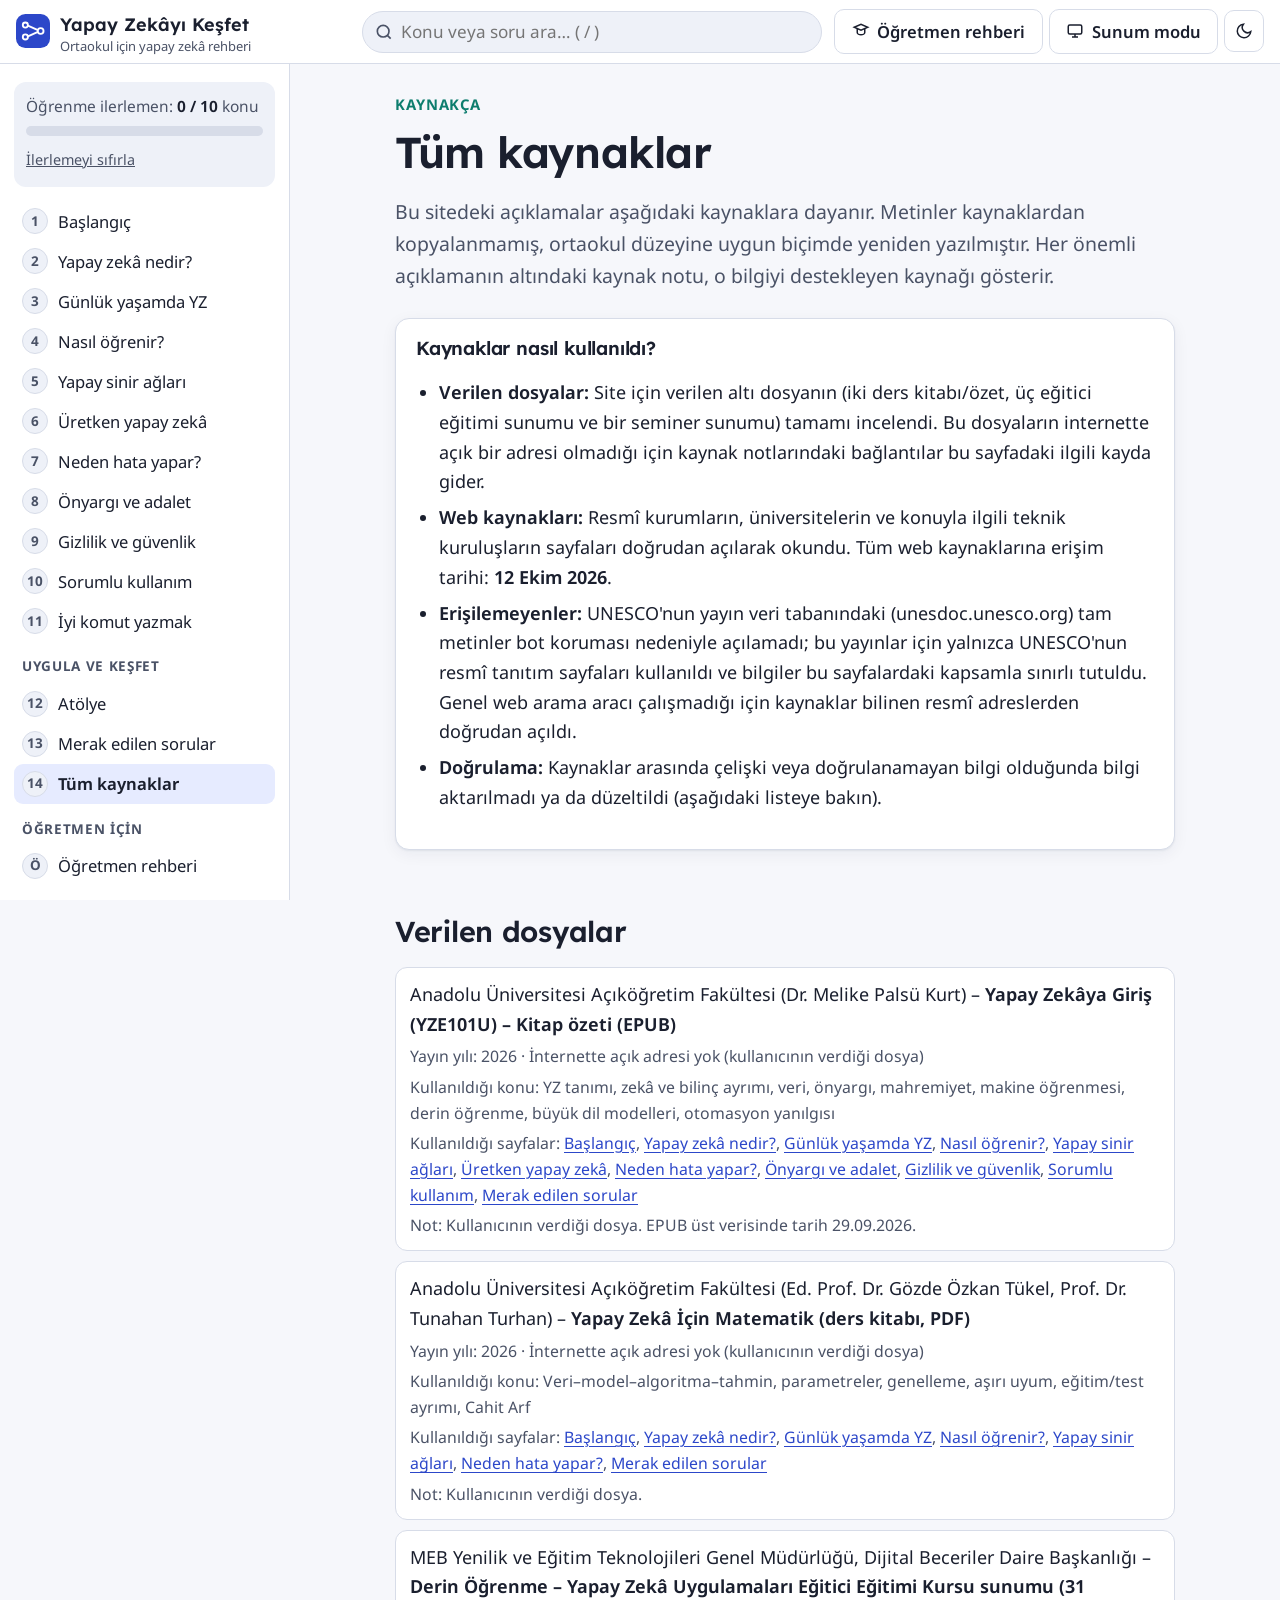
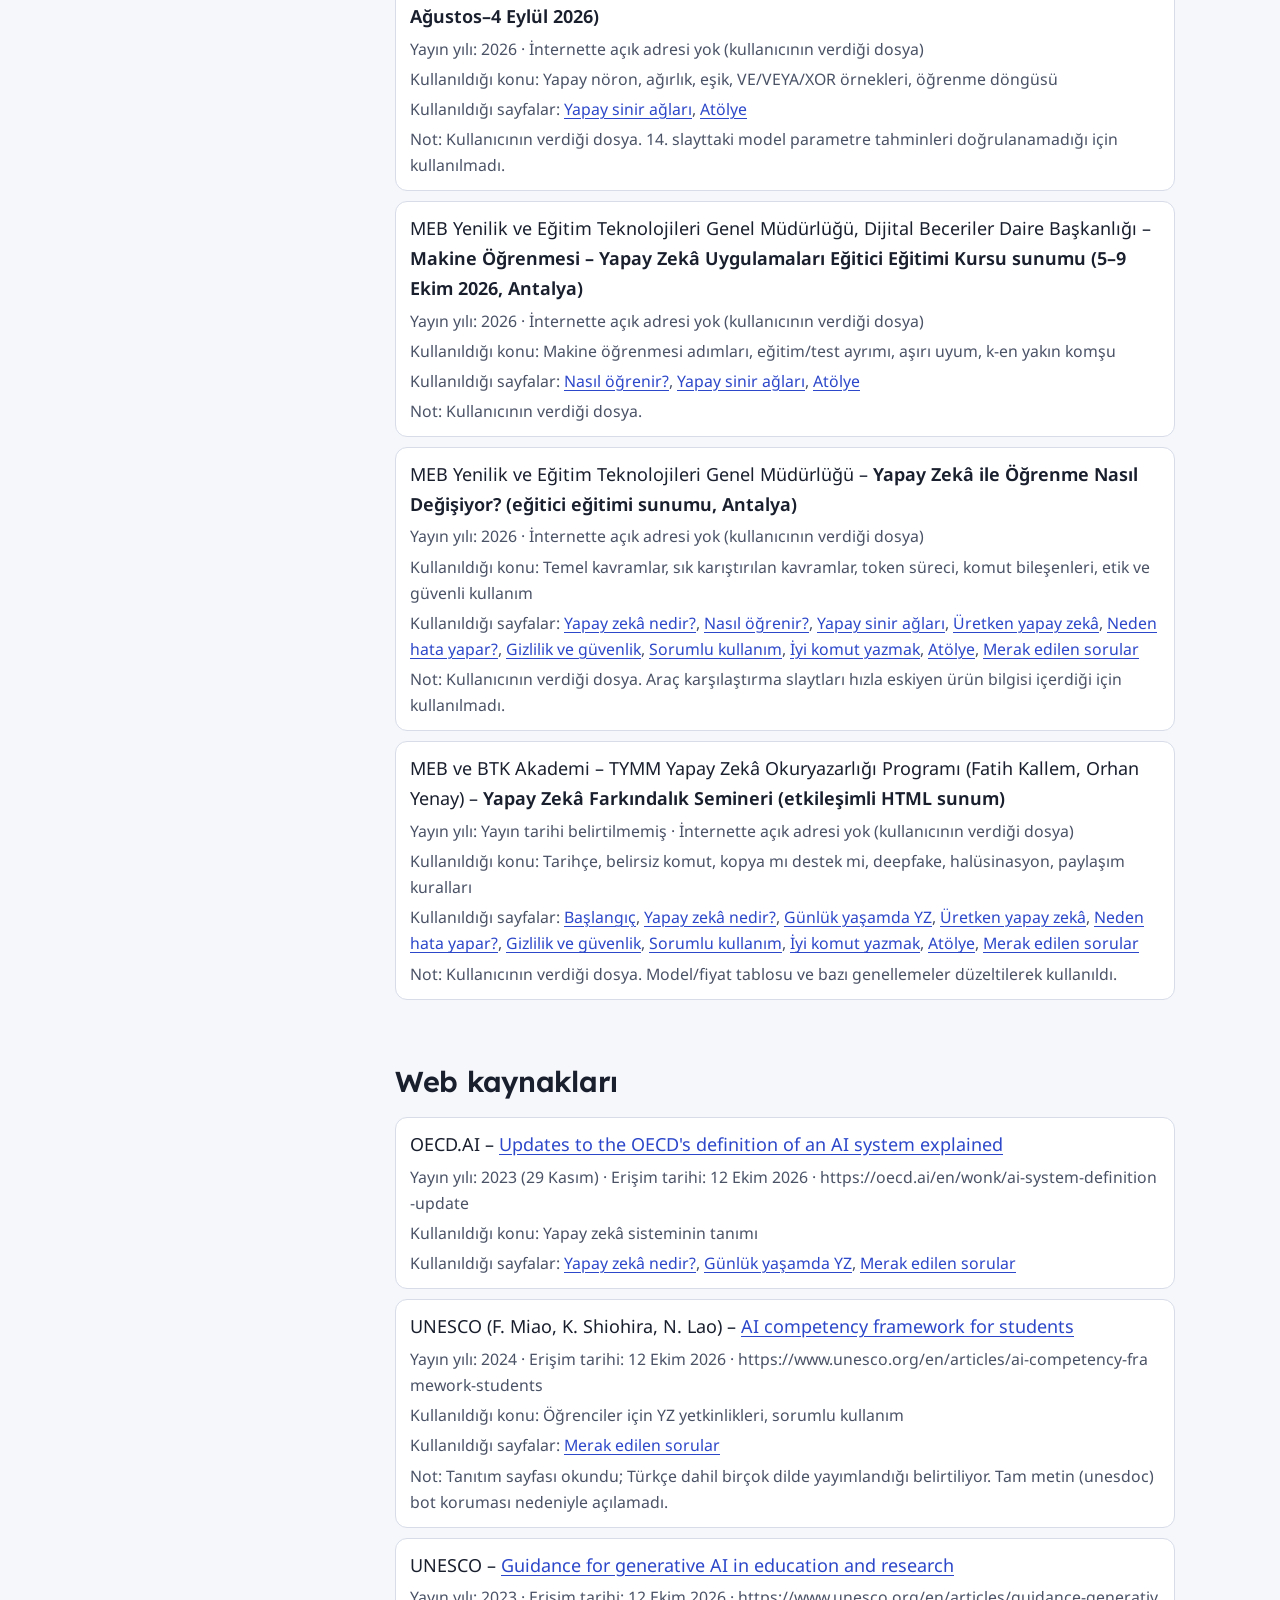
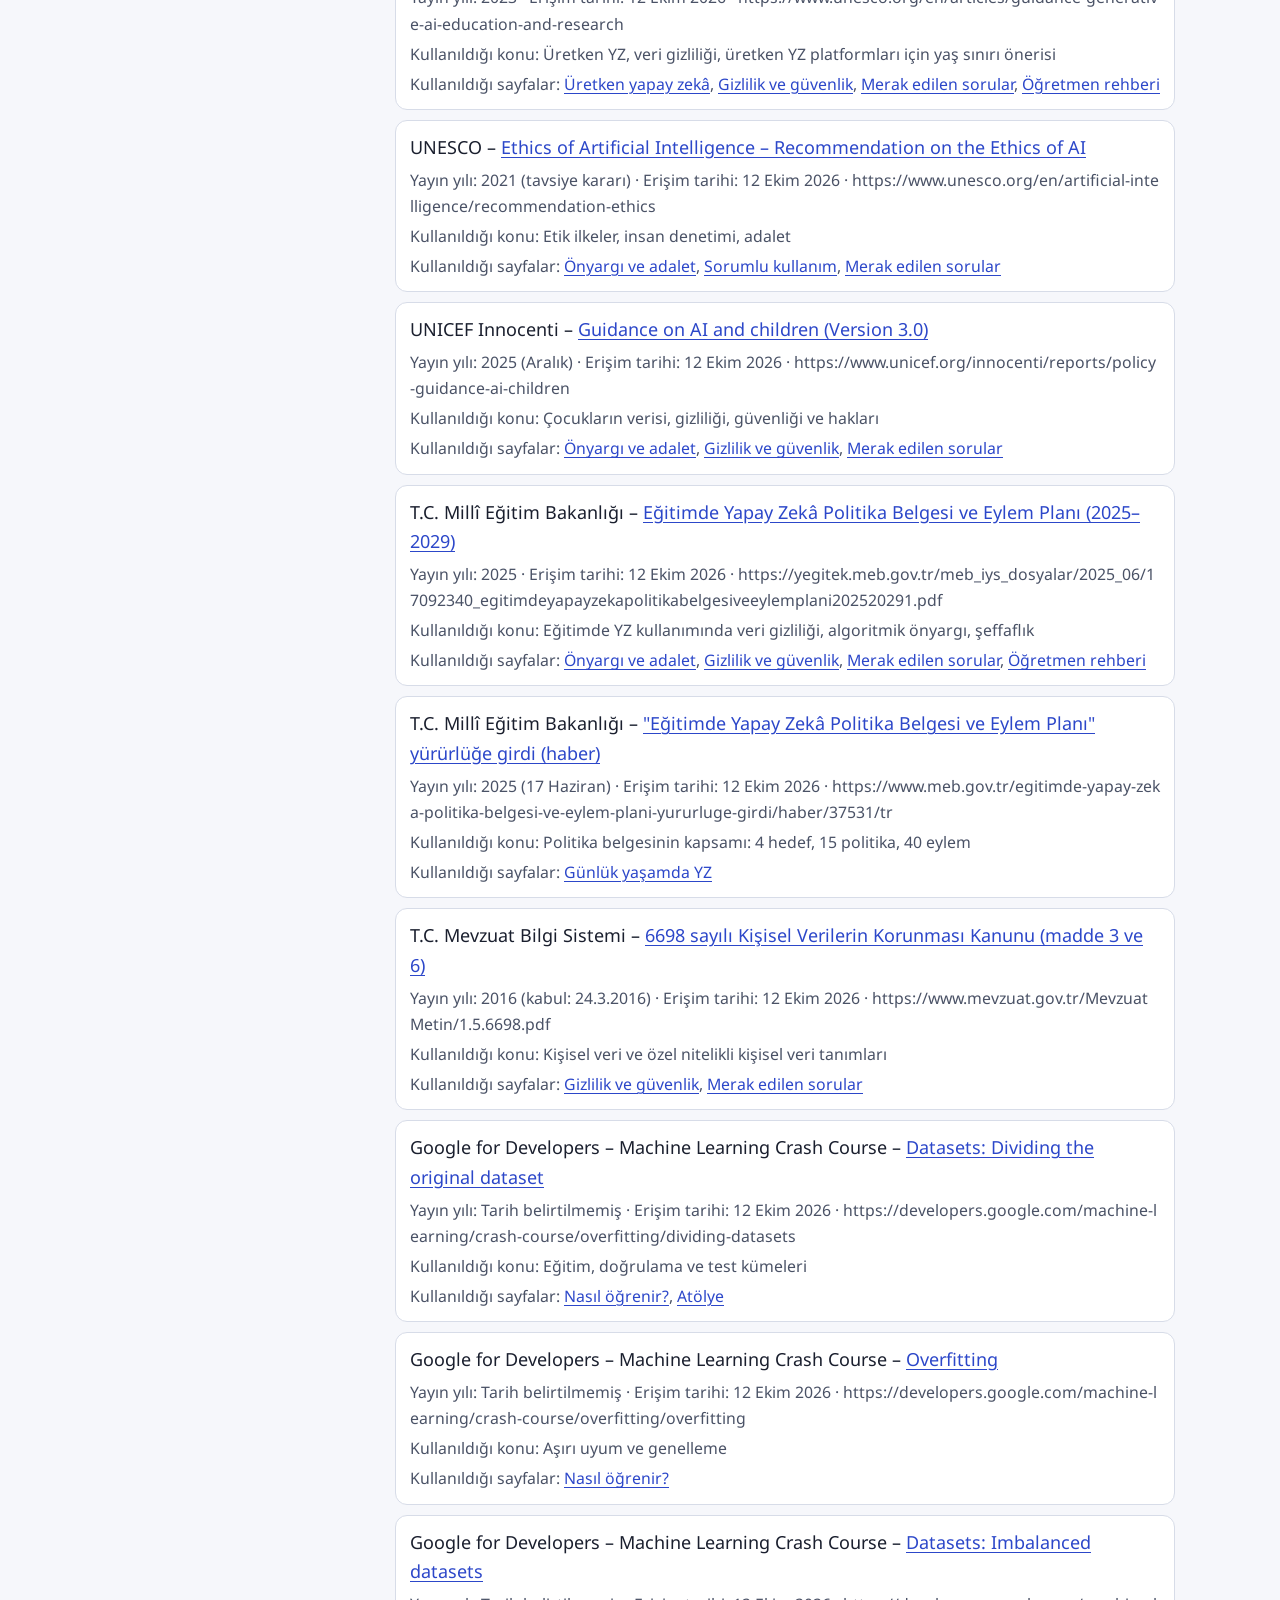
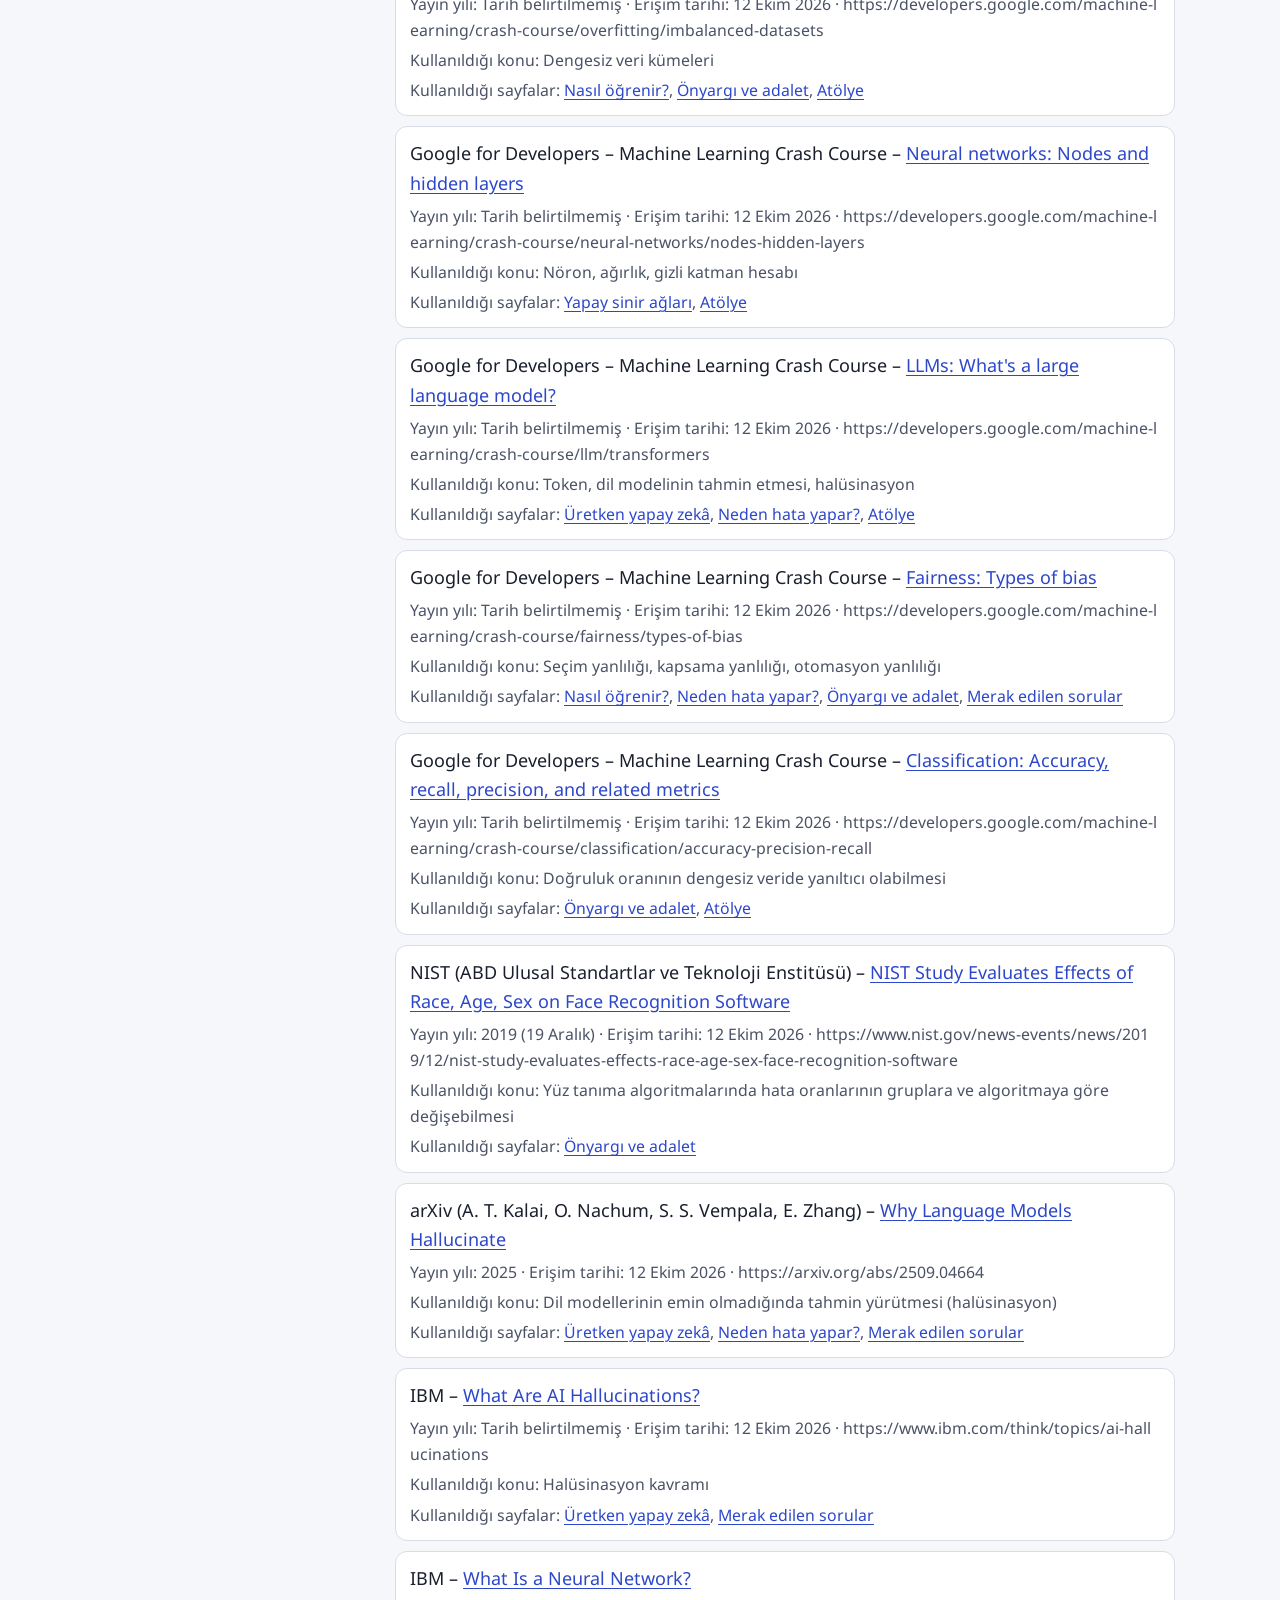
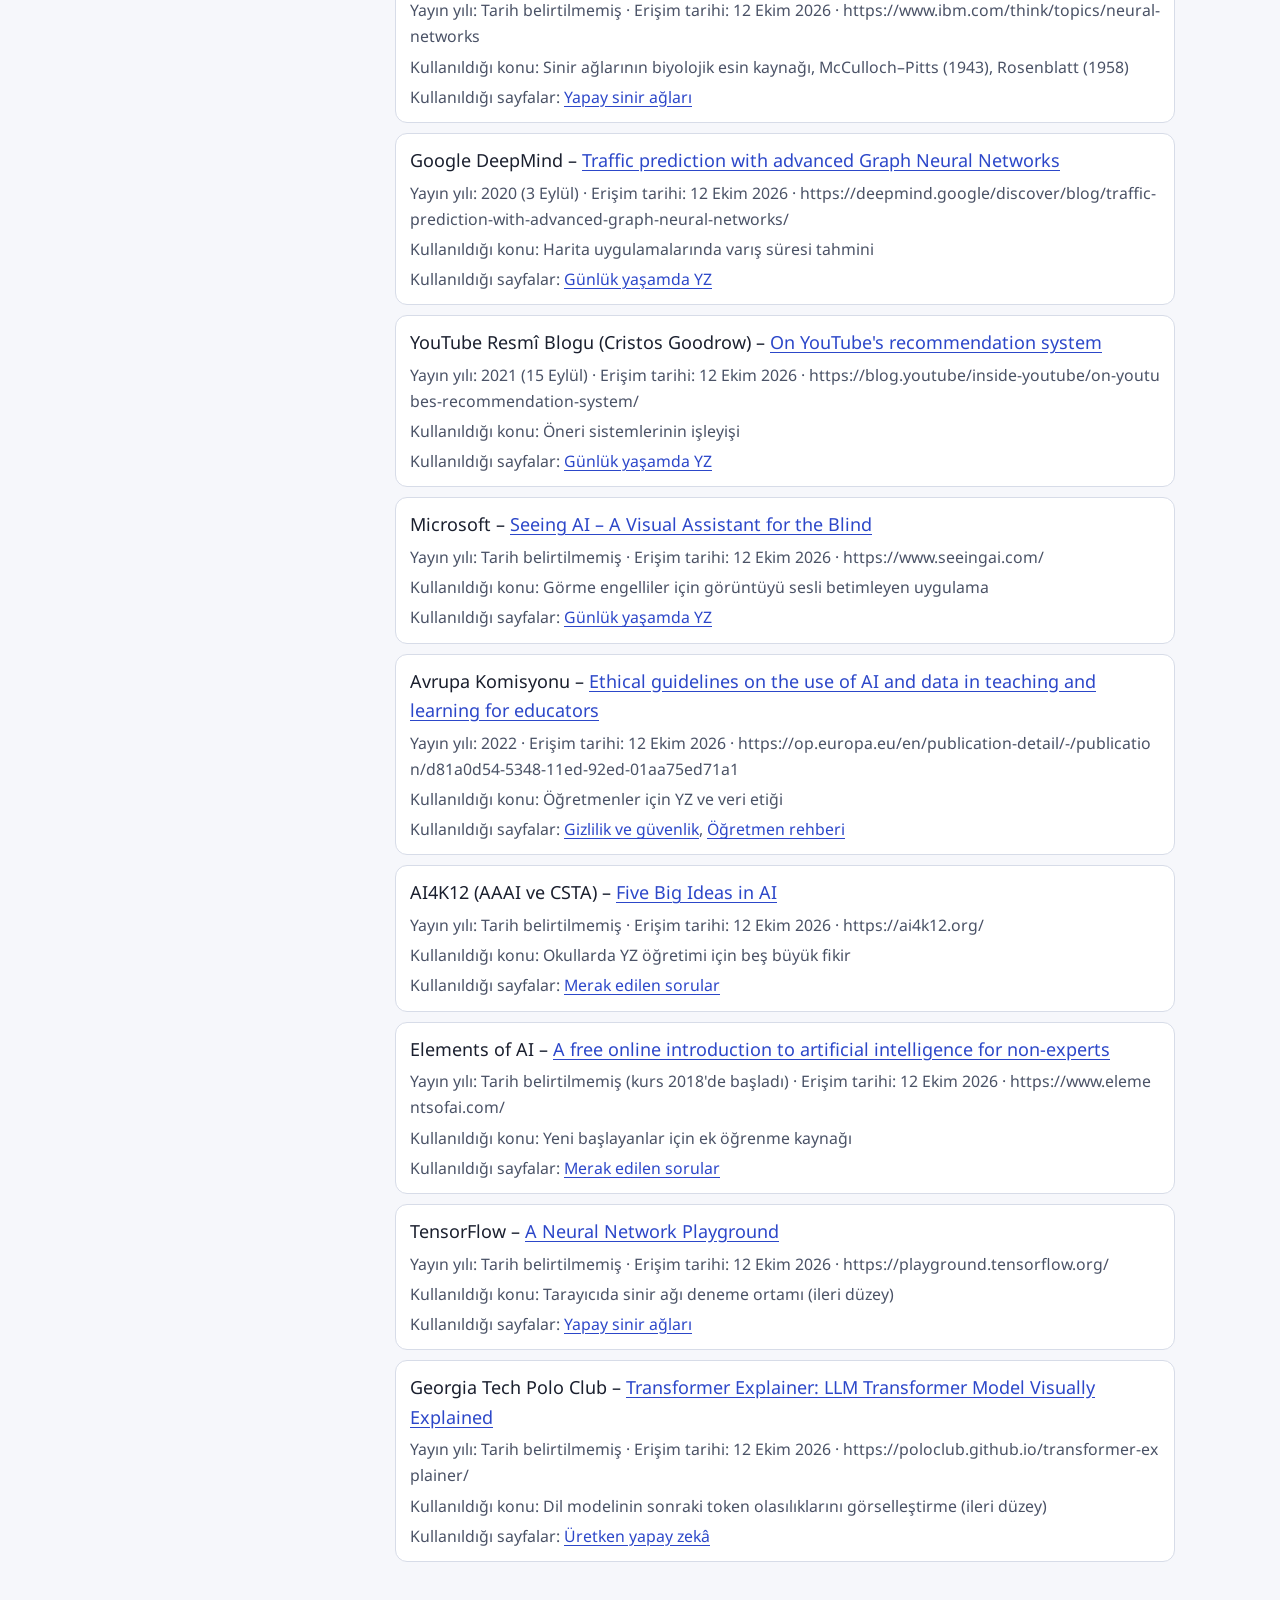
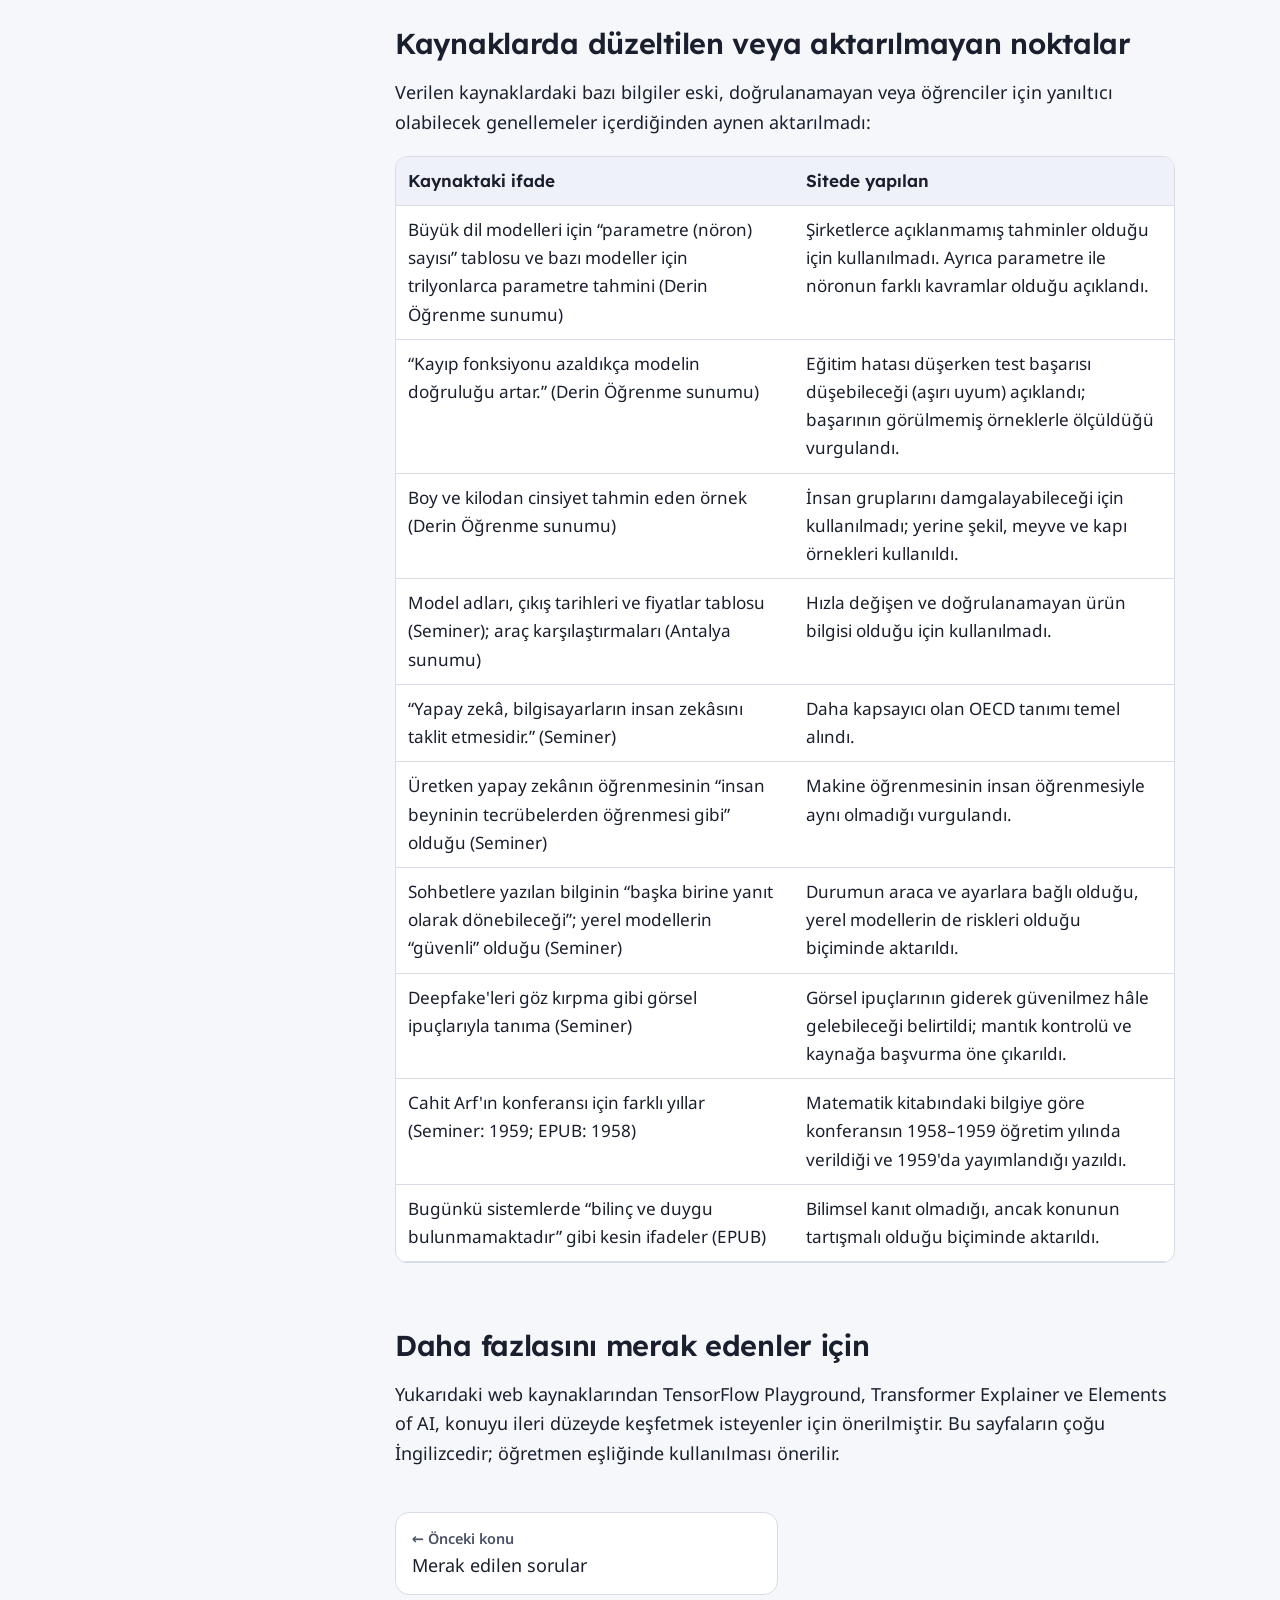
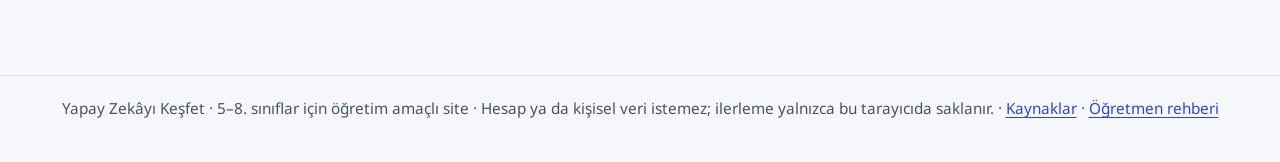
<file: kaynaklar.html>
<!doctype html>
<html lang="tr">
<head>
<meta charset="utf-8">
<meta name="viewport" content="width=device-width, initial-scale=1">
<title>Tüm kaynaklar · Yapay Zekâyı Keşfet</title>
<meta name="description" content="Sitede kullanılan tüm kaynakların listesi: kurum/yazar, başlık, yıl, bağlantı, kullanıldığı konular ve erişim tarihi.">
<link rel="preconnect" href="https://fonts.googleapis.com">
<link rel="preconnect" href="https://fonts.gstatic.com" crossorigin>
<link href="https://fonts.googleapis.com/css2?family=Lexend:wght@500;600;700&family=Noto+Sans:ital,wght@0,400;0,600;0,700;1,400&display=swap" rel="stylesheet">
<link rel="stylesheet" href="assets/css/site.css">
<script>try{var t=localStorage.getItem("yz-tema");if(t)document.documentElement.setAttribute("data-theme",JSON.parse(t));if(JSON.parse(localStorage.getItem("yz-sunum")))document.documentElement.classList.add("present-root")}catch(e){}</script>
</head>
<body data-page="kaynaklar">
<a class="skip" href="#icerik">İçeriğe geç</a>
<header id="site-header"></header>
<div class="layout">
<nav id="sidebar"></nav>
<main id="icerik" tabindex="-1">
<article class="content">

<p class="eyebrow">Kaynakça</p>
<h1>Tüm kaynaklar</h1>
<p class="lead">Bu sitedeki açıklamalar aşağıdaki kaynaklara dayanır. Metinler kaynaklardan kopyalanmamış, ortaokul düzeyine uygun biçimde yeniden yazılmıştır. Her önemli açıklamanın altındaki kaynak notu, o bilgiyi destekleyen kaynağı gösterir.</p>

<section class="box" aria-labelledby="yontem">
  <h2 id="yontem" class="box-label">Kaynaklar nasıl kullanıldı?</h2>
  <ul>
    <li><strong>Verilen dosyalar:</strong> Site için verilen altı dosyanın (iki ders kitabı/özet, üç eğitici eğitimi sunumu ve bir seminer sunumu) tamamı incelendi. Bu dosyaların internette açık bir adresi olmadığı için kaynak notlarındaki bağlantılar bu sayfadaki ilgili kayda gider.</li>
    <li><strong>Web kaynakları:</strong> Resmî kurumların, üniversitelerin ve konuyla ilgili teknik kuruluşların sayfaları doğrudan açılarak okundu. Tüm web kaynaklarına erişim tarihi: <strong>12 Ekim 2026</strong>.</li>
    <li><strong>Erişilemeyenler:</strong> UNESCO'nun yayın veri tabanındaki (unesdoc.unesco.org) tam metinler bot koruması nedeniyle açılamadı; bu yayınlar için yalnızca UNESCO'nun resmî tanıtım sayfaları kullanıldı ve bilgiler bu sayfalardaki kapsamla sınırlı tutuldu. Genel web arama aracı çalışmadığı için kaynaklar bilinen resmî adreslerden doğrudan açıldı.</li>
    <li><strong>Doğrulama:</strong> Kaynaklar arasında çelişki veya doğrulanamayan bilgi olduğunda bilgi aktarılmadı ya da düzeltildi (aşağıdaki listeye bakın).</li>
  </ul>
</section>

<h2 id="verilen">Verilen dosyalar</h2>
<ul class="src-list" id="list-dosya"></ul>

<h2 id="web">Web kaynakları</h2>
<ul class="src-list" id="list-web"></ul>

<h2 id="duzeltmeler">Kaynaklarda düzeltilen veya aktarılmayan noktalar</h2>
<p>Verilen kaynaklardaki bazı bilgiler eski, doğrulanamayan veya öğrenciler için yanıltıcı olabilecek genellemeler içerdiğinden aynen aktarılmadı:</p>
<div class="table-wrap"><table>
  <thead><tr><th>Kaynaktaki ifade</th><th>Sitede yapılan</th></tr></thead>
  <tbody>
    <tr><td>Büyük dil modelleri için “parametre (nöron) sayısı” tablosu ve bazı modeller için trilyonlarca parametre tahmini (Derin Öğrenme sunumu)</td><td>Şirketlerce açıklanmamış tahminler olduğu için kullanılmadı. Ayrıca parametre ile nöronun farklı kavramlar olduğu açıklandı.</td></tr>
    <tr><td>“Kayıp fonksiyonu azaldıkça modelin doğruluğu artar.” (Derin Öğrenme sunumu)</td><td>Eğitim hatası düşerken test başarısı düşebileceği (aşırı uyum) açıklandı; başarının görülmemiş örneklerle ölçüldüğü vurgulandı.</td></tr>
    <tr><td>Boy ve kilodan cinsiyet tahmin eden örnek (Derin Öğrenme sunumu)</td><td>İnsan gruplarını damgalayabileceği için kullanılmadı; yerine şekil, meyve ve kapı örnekleri kullanıldı.</td></tr>
    <tr><td>Model adları, çıkış tarihleri ve fiyatlar tablosu (Seminer); araç karşılaştırmaları (Antalya sunumu)</td><td>Hızla değişen ve doğrulanamayan ürün bilgisi olduğu için kullanılmadı.</td></tr>
    <tr><td>“Yapay zekâ, bilgisayarların insan zekâsını taklit etmesidir.” (Seminer)</td><td>Daha kapsayıcı olan OECD tanımı temel alındı.</td></tr>
    <tr><td>Üretken yapay zekânın öğrenmesinin “insan beyninin tecrübelerden öğrenmesi gibi” olduğu (Seminer)</td><td>Makine öğrenmesinin insan öğrenmesiyle aynı olmadığı vurgulandı.</td></tr>
    <tr><td>Sohbetlere yazılan bilginin “başka birine yanıt olarak dönebileceği”; yerel modellerin “güvenli” olduğu (Seminer)</td><td>Durumun araca ve ayarlara bağlı olduğu, yerel modellerin de riskleri olduğu biçiminde aktarıldı.</td></tr>
    <tr><td>Deepfake'leri göz kırpma gibi görsel ipuçlarıyla tanıma (Seminer)</td><td>Görsel ipuçlarının giderek güvenilmez hâle gelebileceği belirtildi; mantık kontrolü ve kaynağa başvurma öne çıkarıldı.</td></tr>
    <tr><td>Cahit Arf'ın konferansı için farklı yıllar (Seminer: 1959; EPUB: 1958)</td><td>Matematik kitabındaki bilgiye göre konferansın 1958–1959 öğretim yılında verildiği ve 1959'da yayımlandığı yazıldı.</td></tr>
    <tr><td>Bugünkü sistemlerde “bilinç ve duygu bulunmamaktadır” gibi kesin ifadeler (EPUB)</td><td>Bilimsel kanıt olmadığı, ancak konunun tartışmalı olduğu biçiminde aktarıldı.</td></tr>
  </tbody>
</table></div>

<h2 id="ileri">Daha fazlasını merak edenler için</h2>
<p>Yukarıdaki web kaynaklarından TensorFlow Playground, Transformer Explainer ve Elements of AI, konuyu ileri düzeyde keşfetmek isteyenler için önerilmiştir. Bu sayfaların çoğu İngilizcedir; öğretmen eşliğinde kullanılması önerilir.</p>

<nav id="pager"></nav>
</article>
</main>
</div>
<footer id="site-footer"></footer>
<script src="assets/js/data.js"></script>
<script src="assets/js/search-index.js"></script>
<script src="assets/js/site.js"></script>
<script>
(function () {
  var YZ = window.YZ, esc = YZ.esc, usage = YZ.SOURCE_USAGE || {};
  function pageTitle(file) { var all = YZ.PAGES.concat([YZ.TEACHER]); for (var i = 0; i < all.length; i++) if (all[i].file === file) return all[i].short; return file; }
  function item(id, s) {
    var used = (usage[id] || []).map(function (f) { return '<a href="' + f + '">' + esc(pageTitle(f)) + "</a>"; }).join(", ");
    var title = s.tur === "web"
      ? '<a href="' + esc(s.url) + '" target="_blank" rel="noopener">' + esc(s.baslik) + '<span class="sr-only"> (yeni sekmede açılır)</span></a>'
      : "<strong>" + esc(s.baslik) + "</strong>";
    return '<li id="k-' + id + '">' + esc(s.kurum) + (s.yazar ? " (" + esc(s.yazar) + ")" : "") + " – " + title +
      '<span class="meta">Yayın yılı: ' + esc(s.yil) +
      (s.tur === "web" ? " · Erişim tarihi: " + esc(YZ.ACCESS) + ' · <span style="word-break:break-all">' + esc(s.url) + "</span>" : " · İnternette açık adresi yok (kullanıcının verdiği dosya)") + "</span>" +
      '<span class="meta">Kullanıldığı konu: ' + esc(s.konu) + "</span>" +
      (used ? '<span class="meta">Kullanıldığı sayfalar: ' + used + "</span>" : "") +
      (s.not ? '<span class="meta">Not: ' + esc(s.not) + "</span>" : "") + "</li>";
  }
  var dosya = [], web = [];
  Object.keys(YZ.SOURCES).forEach(function (id) { (YZ.SOURCES[id].tur === "web" ? web : dosya).push(item(id, YZ.SOURCES[id])); });
  document.getElementById("list-dosya").innerHTML = dosya.join("");
  document.getElementById("list-web").innerHTML = web.join("");
  if (location.hash) { var t = document.getElementById(location.hash.slice(1)); if (t) { t.scrollIntoView(); t.classList.add("flash"); } }
})();
</script>
</body>
</html>
</file>
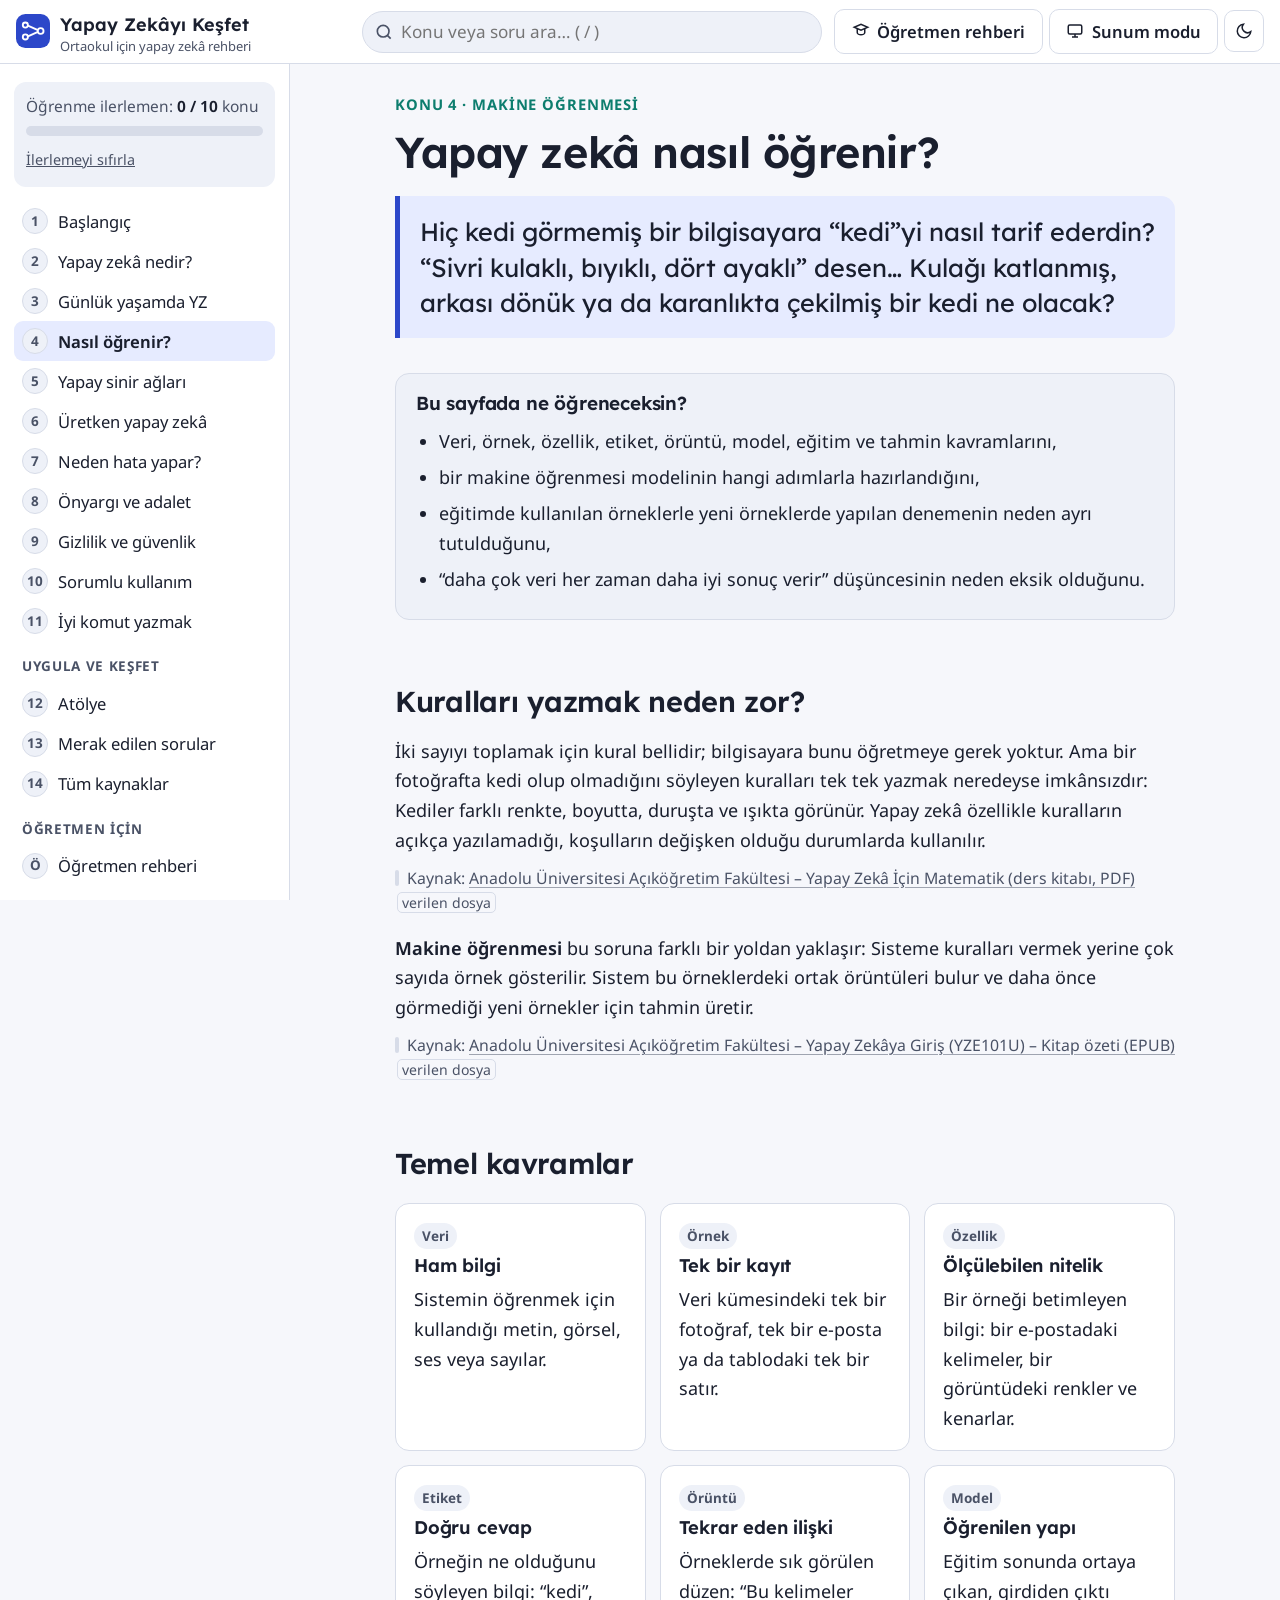
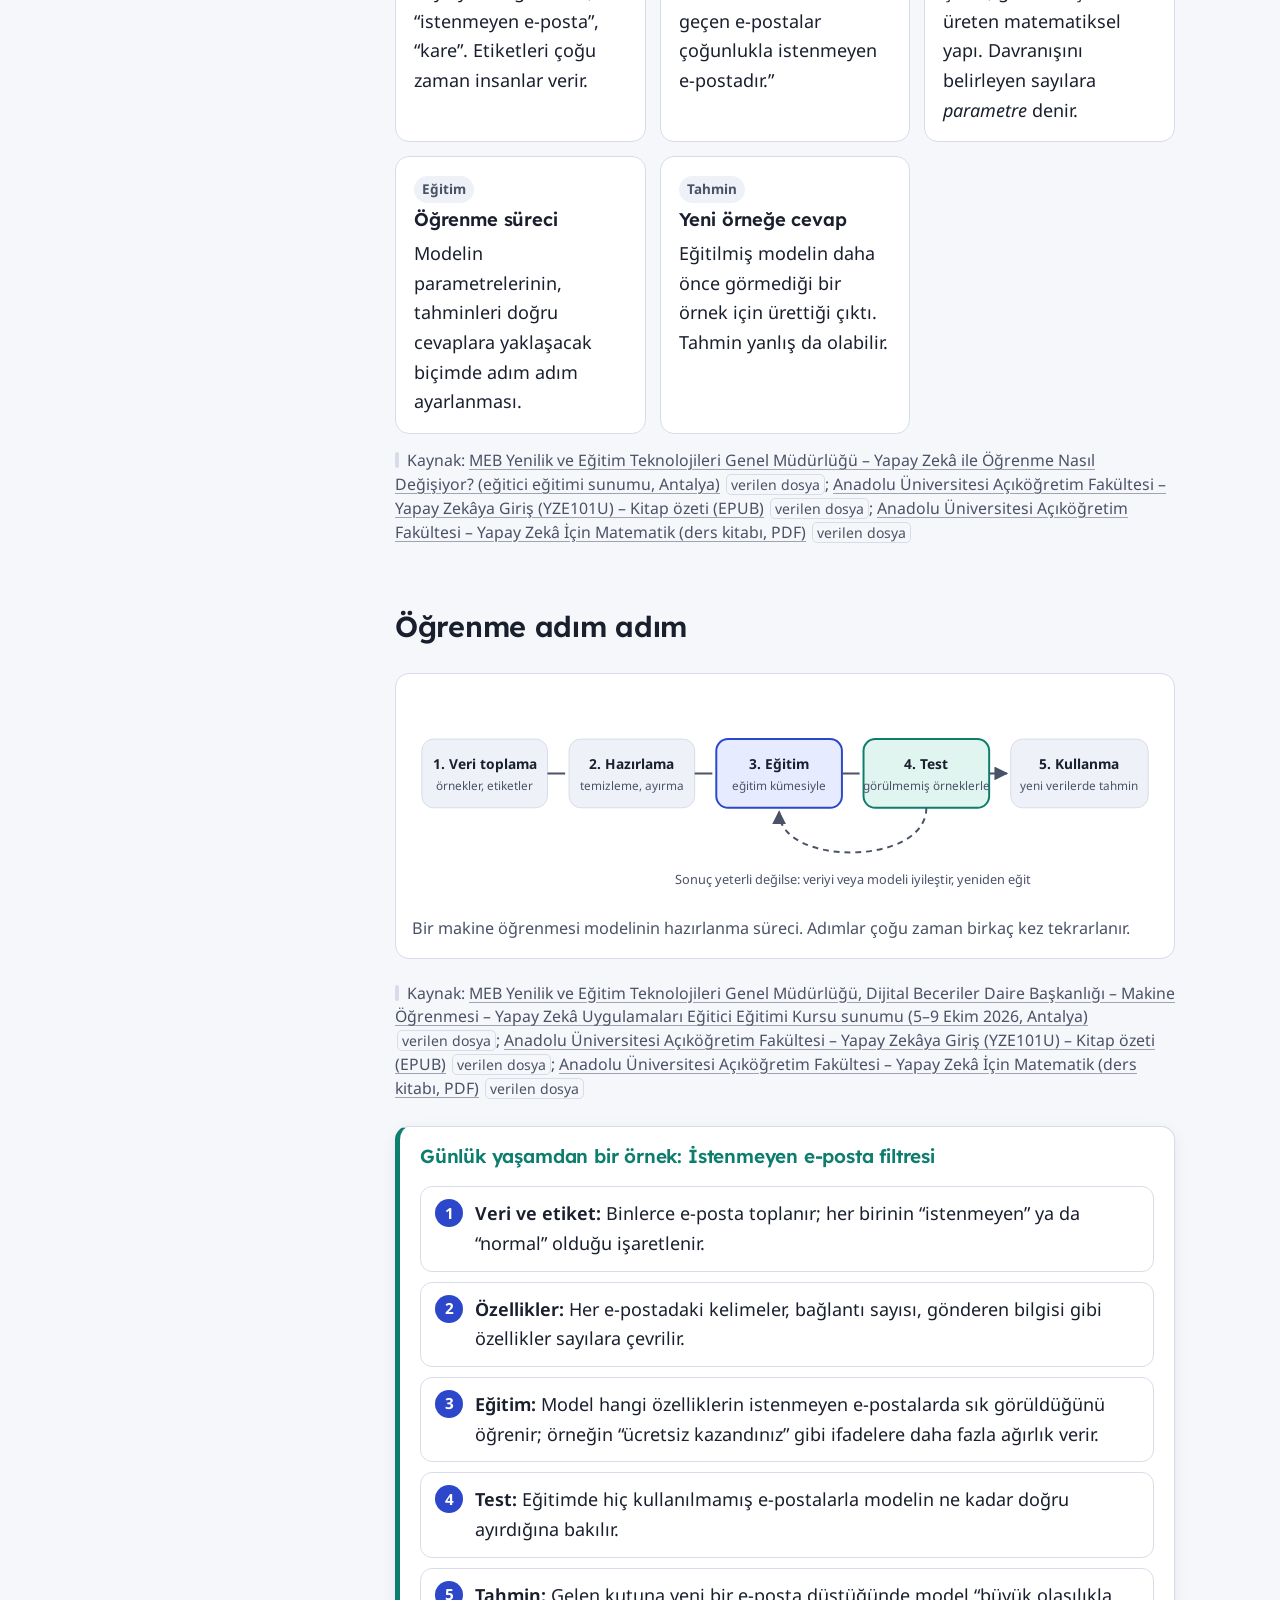
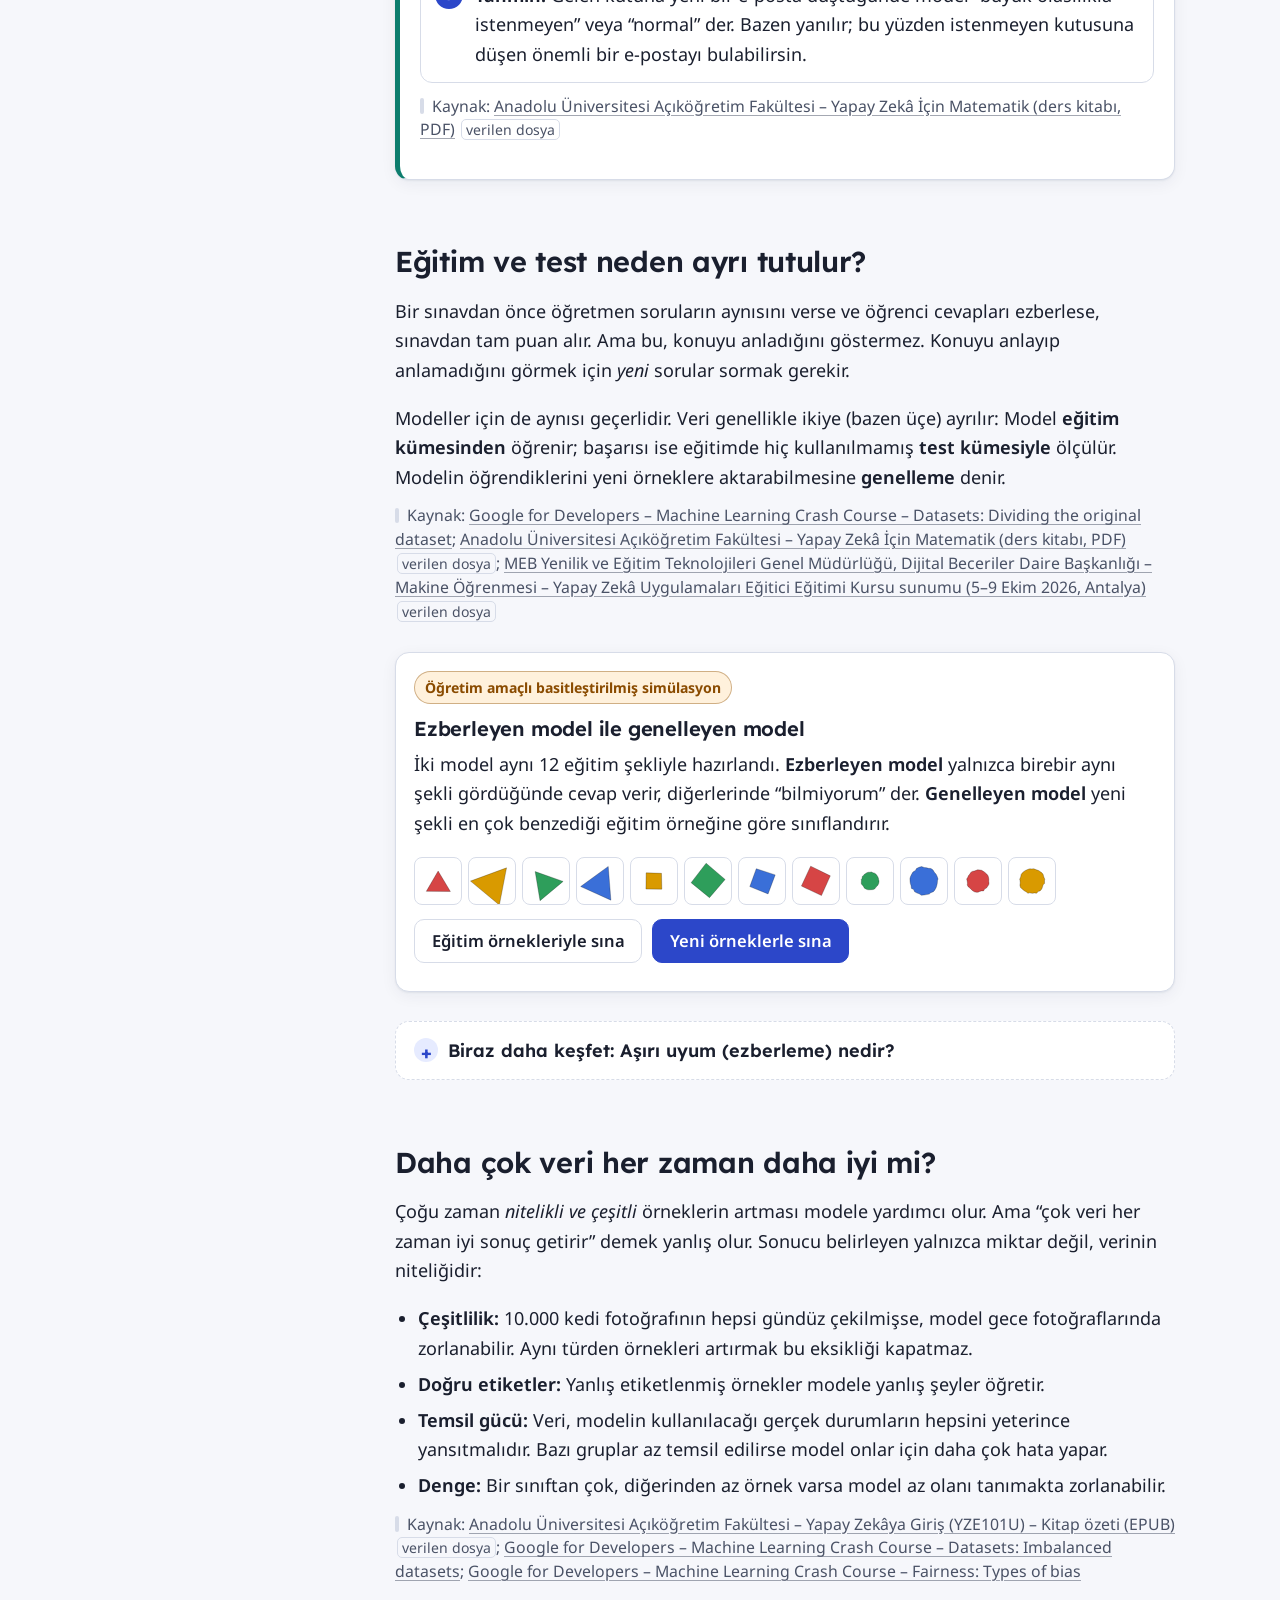
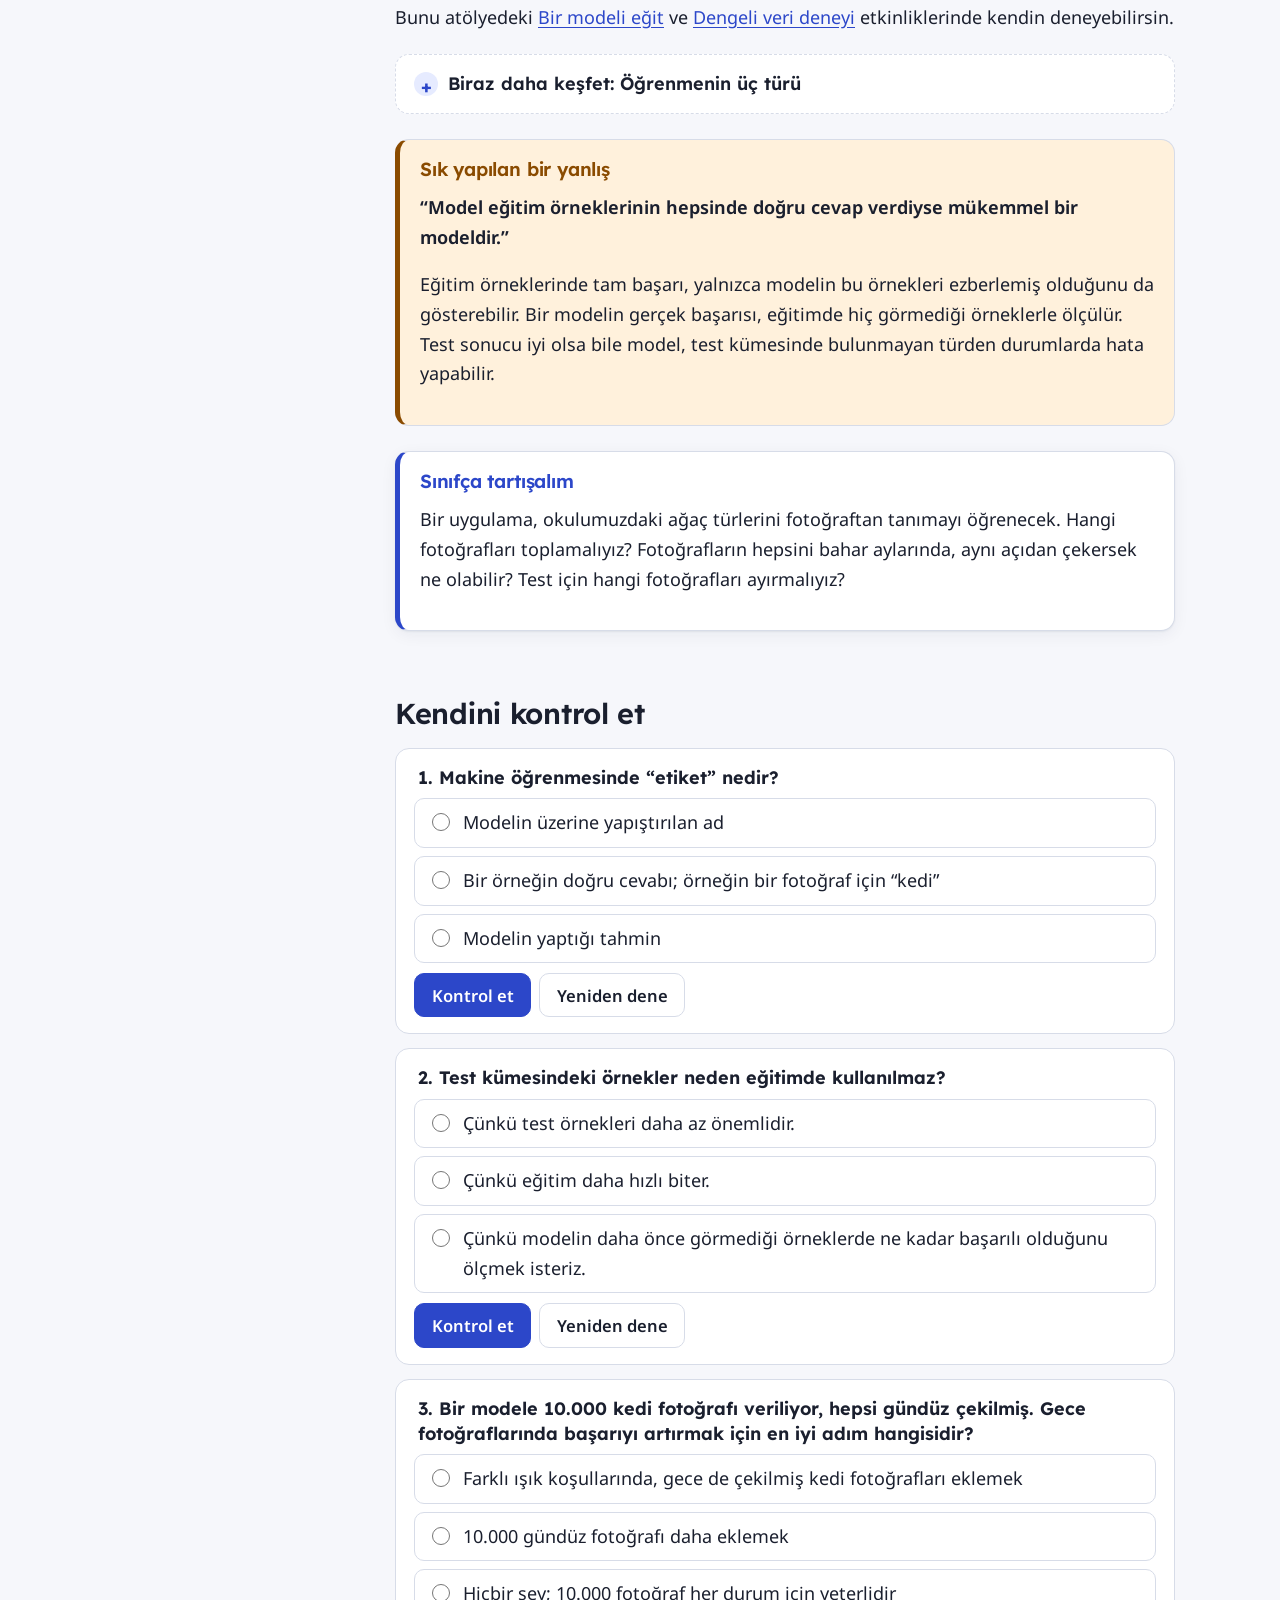
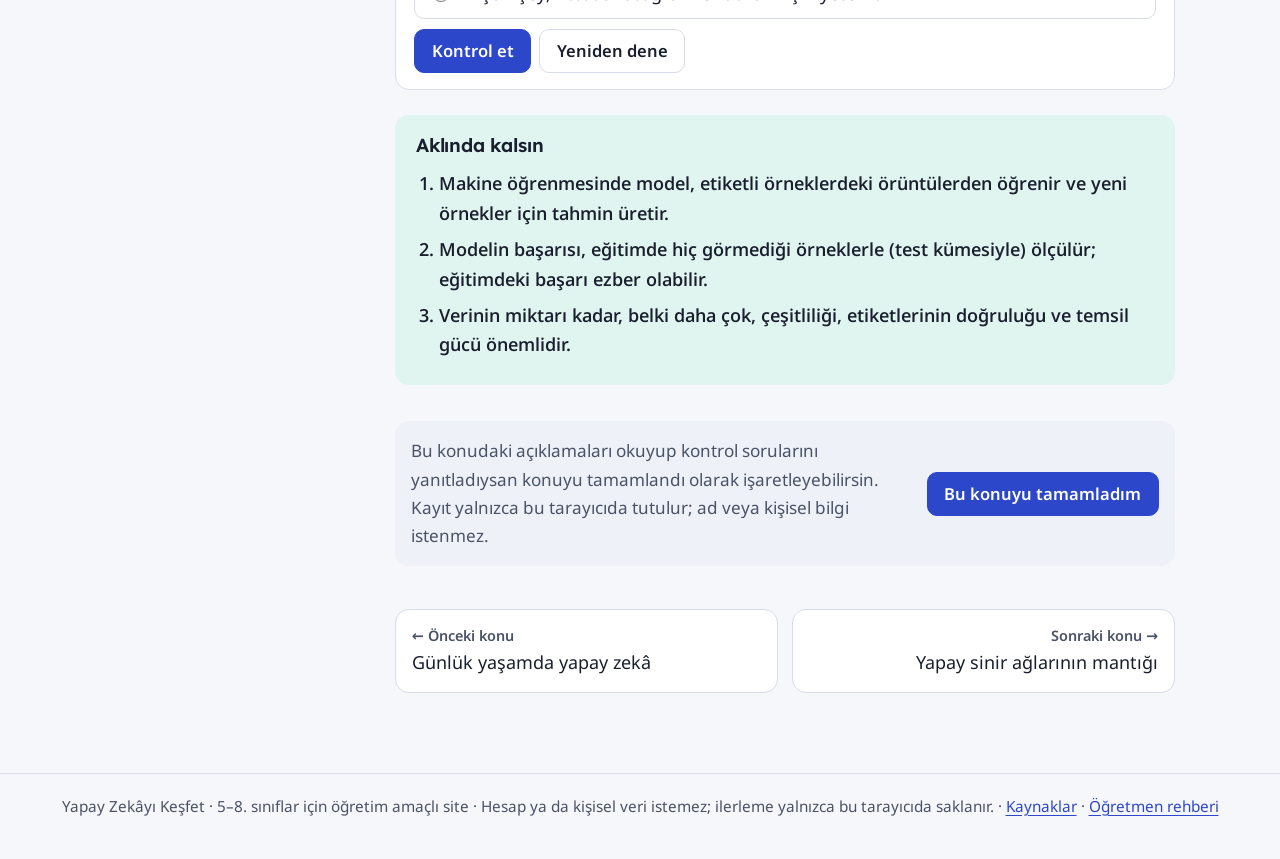
<file: nasil-ogrenir.html>
<!doctype html>
<html lang="tr">
<head>
<meta charset="utf-8">
<meta name="viewport" content="width=device-width, initial-scale=1">
<title>Yapay zekâ nasıl öğrenir? · Yapay Zekâyı Keşfet</title>
<meta name="description" content="Veri, örnek, etiket, örüntü, model, eğitim ve tahmin kavramları; eğitim ve test ayrımı; ezberleme ile genelleme.">
<link rel="preconnect" href="https://fonts.googleapis.com">
<link rel="preconnect" href="https://fonts.gstatic.com" crossorigin>
<link href="https://fonts.googleapis.com/css2?family=Lexend:wght@500;600;700&family=Noto+Sans:ital,wght@0,400;0,600;0,700;1,400&display=swap" rel="stylesheet">
<link rel="stylesheet" href="assets/css/site.css">
<script>try{var t=localStorage.getItem("yz-tema");if(t)document.documentElement.setAttribute("data-theme",JSON.parse(t));if(JSON.parse(localStorage.getItem("yz-sunum")))document.documentElement.classList.add("present-root")}catch(e){}</script>
</head>
<body data-page="ogrenme">
<a class="skip" href="#icerik">İçeriğe geç</a>
<header id="site-header"></header>
<div class="layout">
<nav id="sidebar"></nav>
<main id="icerik" tabindex="-1">
<article class="content">

<p class="eyebrow">Konu 4 · Makine öğrenmesi</p>
<h1>Yapay zekâ nasıl öğrenir?</h1>
<p class="hook">Hiç kedi görmemiş bir bilgisayara “kedi”yi nasıl tarif ederdin? “Sivri kulaklı, bıyıklı, dört ayaklı” desen… Kulağı katlanmış, arkası dönük ya da karanlıkta çekilmiş bir kedi ne olacak?</p>

<section class="box learn" aria-labelledby="ogren">
  <h2 id="ogren" class="box-label">Bu sayfada ne öğreneceksin?</h2>
  <ul>
    <li>Veri, örnek, özellik, etiket, örüntü, model, eğitim ve tahmin kavramlarını,</li>
    <li>bir makine öğrenmesi modelinin hangi adımlarla hazırlandığını,</li>
    <li>eğitimde kullanılan örneklerle yeni örneklerde yapılan denemenin neden ayrı tutulduğunu,</li>
    <li>“daha çok veri her zaman daha iyi sonuç verir” düşüncesinin neden eksik olduğunu.</li>
  </ul>
</section>

<h2 id="kural-zor">Kuralları yazmak neden zor?</h2>
<p>İki sayıyı toplamak için kural bellidir; bilgisayara bunu öğretmeye gerek yoktur. Ama bir fotoğrafta kedi olup olmadığını söyleyen kuralları tek tek yazmak neredeyse imkânsızdır: Kediler farklı renkte, boyutta, duruşta ve ışıkta görünür. Yapay zekâ özellikle kuralların açıkça yazılamadığı, koşulların değişken olduğu durumlarda kullanılır.</p>
<p class="src" data-src="aof-matematik"></p>
<p><strong>Makine öğrenmesi</strong> bu soruna farklı bir yoldan yaklaşır: Sisteme kuralları vermek yerine çok sayıda örnek gösterilir. Sistem bu örneklerdeki ortak örüntüleri bulur ve daha önce görmediği yeni örnekler için tahmin üretir.</p>
<p class="src" data-src="aof-giris"></p>

<h2 id="kavramlar">Temel kavramlar</h2>
<div class="grid">
  <div class="card"><span class="tag">Veri</span><h3>Ham bilgi</h3><p>Sistemin öğrenmek için kullandığı metin, görsel, ses veya sayılar.</p></div>
  <div class="card"><span class="tag">Örnek</span><h3>Tek bir kayıt</h3><p>Veri kümesindeki tek bir fotoğraf, tek bir e-posta ya da tablodaki tek bir satır.</p></div>
  <div class="card"><span class="tag">Özellik</span><h3>Ölçülebilen nitelik</h3><p>Bir örneği betimleyen bilgi: bir e-postadaki kelimeler, bir görüntüdeki renkler ve kenarlar.</p></div>
  <div class="card"><span class="tag">Etiket</span><h3>Doğru cevap</h3><p>Örneğin ne olduğunu söyleyen bilgi: “kedi”, “istenmeyen e-posta”, “kare”. Etiketleri çoğu zaman insanlar verir.</p></div>
  <div class="card"><span class="tag">Örüntü</span><h3>Tekrar eden ilişki</h3><p>Örneklerde sık görülen düzen: “Bu kelimeler geçen e-postalar çoğunlukla istenmeyen e-postadır.”</p></div>
  <div class="card"><span class="tag">Model</span><h3>Öğrenilen yapı</h3><p>Eğitim sonunda ortaya çıkan, girdiden çıktı üreten matematiksel yapı. Davranışını belirleyen sayılara <em>parametre</em> denir.</p></div>
  <div class="card"><span class="tag">Eğitim</span><h3>Öğrenme süreci</h3><p>Modelin parametrelerinin, tahminleri doğru cevaplara yaklaşacak biçimde adım adım ayarlanması.</p></div>
  <div class="card"><span class="tag">Tahmin</span><h3>Yeni örneğe cevap</h3><p>Eğitilmiş modelin daha önce görmediği bir örnek için ürettiği çıktı. Tahmin yanlış da olabilir.</p></div>
</div>
<p class="src" data-src="meb-antalya,aof-giris,aof-matematik"></p>

<h2 id="adimlar">Öğrenme adım adım</h2>
<figure class="diagram">
  <svg viewBox="0 0 760 220" role="img" aria-labelledby="p1t p1d">
    <title id="p1t">Makine öğrenmesi modeli hazırlama adımları</title>
    <desc id="p1d">Beş kutu soldan sağa sıralanır: Veri toplama, veri hazırlama, eğitim, test, kullanma. Testten eğitime geri dönen bir ok, sonuç yeterli değilse iyileştirme yapıldığını gösterir.</desc>
    <defs><marker id="ok2" viewBox="0 0 10 10" refX="9" refY="5" markerWidth="7" markerHeight="7" orient="auto"><path d="M0 0L10 5L0 10z" class="svg-arrow"/></marker></defs>
    <g font-size="14">
      <rect x="10" y="50" width="128" height="70" rx="12" class="svg-box"/><text x="74" y="80" text-anchor="middle" class="svg-text" font-weight="700">1. Veri toplama</text><text x="74" y="102" text-anchor="middle" class="svg-muted" font-size="12">örnekler, etiketler</text>
      <rect x="160" y="50" width="128" height="70" rx="12" class="svg-box"/><text x="224" y="80" text-anchor="middle" class="svg-text" font-weight="700">2. Hazırlama</text><text x="224" y="102" text-anchor="middle" class="svg-muted" font-size="12">temizleme, ayırma</text>
      <rect x="310" y="50" width="128" height="70" rx="12" class="svg-primary" stroke-width="2"/><text x="374" y="80" text-anchor="middle" class="svg-text" font-weight="700">3. Eğitim</text><text x="374" y="102" text-anchor="middle" class="svg-muted" font-size="12">eğitim kümesiyle</text>
      <rect x="460" y="50" width="128" height="70" rx="12" class="svg-accent" stroke-width="2"/><text x="524" y="80" text-anchor="middle" class="svg-text" font-weight="700">4. Test</text><text x="524" y="102" text-anchor="middle" class="svg-muted" font-size="12">görülmemiş örneklerle</text>
      <rect x="610" y="50" width="140" height="70" rx="12" class="svg-box"/><text x="680" y="80" text-anchor="middle" class="svg-text" font-weight="700">5. Kullanma</text><text x="680" y="102" text-anchor="middle" class="svg-muted" font-size="12">yeni verilerde tahmin</text>
    </g>
    <path d="M138 85H156M288 85H306M438 85H456M588 85H606" class="svg-line" stroke-width="2" marker-end="url(#ok2)"/>
    <path d="M524 120 C524 180 374 180 374 124" class="svg-line" stroke-width="2" stroke-dasharray="6 5" marker-end="url(#ok2)"/>
    <text x="449" y="198" text-anchor="middle" class="svg-muted" font-size="13">Sonuç yeterli değilse: veriyi veya modeli iyileştir, yeniden eğit</text>
  </svg>
  <figcaption>Bir makine öğrenmesi modelinin hazırlanma süreci. Adımlar çoğu zaman birkaç kez tekrarlanır.</figcaption>
</figure>
<p class="src" data-src="meb-makine,aof-giris,aof-matematik"></p>

<section class="box example" aria-labelledby="ornek">
  <h2 id="ornek" class="box-label">Günlük yaşamdan bir örnek: İstenmeyen e-posta filtresi</h2>
  <ol class="steps">
    <li><strong>Veri ve etiket:</strong> Binlerce e-posta toplanır; her birinin “istenmeyen” ya da “normal” olduğu işaretlenir.</li>
    <li><strong>Özellikler:</strong> Her e-postadaki kelimeler, bağlantı sayısı, gönderen bilgisi gibi özellikler sayılara çevrilir.</li>
    <li><strong>Eğitim:</strong> Model hangi özelliklerin istenmeyen e-postalarda sık görüldüğünü öğrenir; örneğin “ücretsiz kazandınız” gibi ifadelere daha fazla ağırlık verir.</li>
    <li><strong>Test:</strong> Eğitimde hiç kullanılmamış e-postalarla modelin ne kadar doğru ayırdığına bakılır.</li>
    <li><strong>Tahmin:</strong> Gelen kutuna yeni bir e-posta düştüğünde model “büyük olasılıkla istenmeyen” veya “normal” der. Bazen yanılır; bu yüzden istenmeyen kutusuna düşen önemli bir e-postayı bulabilirsin.</li>
  </ol>
  <p class="src" data-src="aof-matematik"></p>
</section>

<h2 id="egitim-test">Eğitim ve test neden ayrı tutulur?</h2>
<p>Bir sınavdan önce öğretmen soruların aynısını verse ve öğrenci cevapları ezberlese, sınavdan tam puan alır. Ama bu, konuyu anladığını göstermez. Konuyu anlayıp anlamadığını görmek için <em>yeni</em> sorular sormak gerekir.</p>
<p>Modeller için de aynısı geçerlidir. Veri genellikle ikiye (bazen üçe) ayrılır: Model <strong>eğitim kümesinden</strong> öğrenir; başarısı ise eğitimde hiç kullanılmamış <strong>test kümesiyle</strong> ölçülür. Modelin öğrendiklerini yeni örneklere aktarabilmesine <strong>genelleme</strong> denir.</p>
<p class="src" data-src="gml-ayirma,aof-matematik,meb-makine"></p>

<section class="sim" data-widget="memorize" aria-label="Ezberleyen ve genelleyen model etkinliği"></section>

<details class="more">
  <summary>Biraz daha keşfet: Aşırı uyum (ezberleme) nedir?</summary>
  <div class="more-body">
    <p>Bir model eğitim örneklerine fazla uyum sağlarsa, örneklerdeki önemsiz ayrıntıları ve hataları da “öğrenir”. Böyle bir model eğitim kümesinde çok başarılı, yeni örneklerde ise başarısız olur. Buna <strong>aşırı uyum</strong> denir. Tersine, model çok basit kalırsa hem eğitim hem test örneklerinde zayıf kalır (<strong>yetersiz uyum</strong>).</p>
    <figure class="diagram">
      <svg viewBox="0 0 620 300" role="img" aria-labelledby="g1t g1d">
        <title id="g1t">Aşırı uyum grafiği</title>
        <desc id="g1d">Yatay eksen modelin karmaşıklığını, dikey eksen hatayı gösterir. Eğitim hatası karmaşıklık arttıkça sürekli azalır. Test hatası önce azalır, bir noktadan sonra yeniden artar. En uygun nokta test hatasının en düşük olduğu yerdir.</desc>
        <path d="M60 20V250H600" class="svg-line" stroke-width="2"/>
        <text x="330" y="285" text-anchor="middle" class="svg-muted" font-size="13">Modelin karmaşıklığı / eğitim süresi →</text>
        <text x="24" y="140" text-anchor="middle" class="svg-muted" font-size="13" transform="rotate(-90 24 140)">Hata →</text>
        <path d="M70 60 C180 160 300 210 590 238" stroke="var(--primary)" stroke-width="3" fill="none"/>
        <path d="M70 70 C170 170 250 205 320 205 C400 205 480 150 590 70" stroke="var(--warn)" stroke-width="3" fill="none" stroke-dasharray="9 6"/>
        <line x1="320" y1="30" x2="320" y2="250" stroke="var(--accent)" stroke-width="2" stroke-dasharray="3 5"/>
        <text x="326" y="44" class="svg-text" font-size="13">en uygun nokta</text>
        <text x="470" y="232" class="svg-text" font-size="13">Eğitim hatası (düz)</text>
        <text x="455" y="100" class="svg-text" font-size="13">Test hatası (kesikli)</text>
        <text x="120" y="40" class="svg-muted" font-size="12">yetersiz uyum</text>
        <text x="500" y="40" class="svg-muted" font-size="12">aşırı uyum</text>
      </svg>
      <figcaption>Eğitim hatasının düşmesi her zaman modelin iyileştiği anlamına gelmez. Asıl ölçüt, görülmemiş örneklerdeki (test) hatadır.</figcaption>
    </figure>
    <p class="src" data-src="gml-asiri,meb-makine,aof-matematik"></p>
  </div>
</details>

<h2 id="cok-veri">Daha çok veri her zaman daha iyi mi?</h2>
<p>Çoğu zaman <em>nitelikli ve çeşitli</em> örneklerin artması modele yardımcı olur. Ama “çok veri her zaman iyi sonuç getirir” demek yanlış olur. Sonucu belirleyen yalnızca miktar değil, verinin niteliğidir:</p>
<ul>
  <li><strong>Çeşitlilik:</strong> 10.000 kedi fotoğrafının hepsi gündüz çekilmişse, model gece fotoğraflarında zorlanabilir. Aynı türden örnekleri artırmak bu eksikliği kapatmaz.</li>
  <li><strong>Doğru etiketler:</strong> Yanlış etiketlenmiş örnekler modele yanlış şeyler öğretir.</li>
  <li><strong>Temsil gücü:</strong> Veri, modelin kullanılacağı gerçek durumların hepsini yeterince yansıtmalıdır. Bazı gruplar az temsil edilirse model onlar için daha çok hata yapar.</li>
  <li><strong>Denge:</strong> Bir sınıftan çok, diğerinden az örnek varsa model az olanı tanımakta zorlanabilir.</li>
</ul>
<p class="src" data-src="aof-giris,gml-dengesiz,gml-onyargi"></p>
<p>Bunu atölyedeki <a href="atolye.html#sim-egit">Bir modeli eğit</a> ve <a href="atolye.html#sim-denge">Dengeli veri deneyi</a> etkinliklerinde kendin deneyebilirsin.</p>

<details class="more">
  <summary>Biraz daha keşfet: Öğrenmenin üç türü</summary>
  <div class="more-body">
    <ul>
      <li><strong>Denetimli öğrenme:</strong> Örnekler doğru cevaplarıyla (etiketleriyle) birlikte verilir. E-postayı “istenmeyen/normal” diye ayırmak veya bir evin fiyatını tahmin etmek bu türdendir.</li>
      <li><strong>Denetimsiz öğrenme:</strong> Etiket verilmez; sistem verideki gizli grupları kendisi bulmaya çalışır. Örneğin benzer alışveriş alışkanlıklarına sahip müşterileri gruplandırmak.</li>
      <li><strong>Pekiştirmeli öğrenme:</strong> Sistem deneme-yanılmayla öğrenir; iyi sonuç veren davranışlar “ödül”, kötü sonuç verenler “ceza” alır. Oyun oynayan sistemler ve robot denetimi bu türe örnektir.</li>
    </ul>
    <p class="src" data-src="aof-giris,meb-makine"></p>
    <p>Makine öğrenmesindeki “öğrenme”, insan öğrenmesiyle aynı şey değildir. Model konuyu “anlamaz”; verilerdeki istatistiksel ilişkileri parametrelerine yansıtır. Bu yüzden bazen insanın asla yapmayacağı hatalar yapabilir.</p>
    <p class="src" data-src="meb-antalya,aof-giris"></p>
  </div>
</details>

<section class="box mistake" aria-labelledby="yanlis">
  <h2 id="yanlis" class="box-label">Sık yapılan bir yanlış</h2>
  <p><strong>“Model eğitim örneklerinin hepsinde doğru cevap verdiyse mükemmel bir modeldir.”</strong></p>
  <p>Eğitim örneklerinde tam başarı, yalnızca modelin bu örnekleri ezberlemiş olduğunu da gösterebilir. Bir modelin gerçek başarısı, eğitimde hiç görmediği örneklerle ölçülür. Test sonucu iyi olsa bile model, test kümesinde bulunmayan türden durumlarda hata yapabilir.</p>
</section>

<section class="box discuss" aria-labelledby="tartis">
  <h2 id="tartis" class="box-label">Sınıfça tartışalım</h2>
  <p>Bir uygulama, okulumuzdaki ağaç türlerini fotoğraftan tanımayı öğrenecek. Hangi fotoğrafları toplamalıyız? Fotoğrafların hepsini bahar aylarında, aynı açıdan çekersek ne olabilir? Test için hangi fotoğrafları ayırmalıyız?</p>
</section>

<h2 id="kontrol">Kendini kontrol et</h2>
<div class="quiz-q" data-answer="b"><fieldset>
  <legend>1. Makine öğrenmesinde “etiket” nedir?</legend>
  <label class="opt"><input type="radio" value="a"> Modelin üzerine yapıştırılan ad</label>
  <label class="opt"><input type="radio" value="b"> Bir örneğin doğru cevabı; örneğin bir fotoğraf için “kedi”</label>
  <label class="opt"><input type="radio" value="c"> Modelin yaptığı tahmin</label>
  <div class="fb-data" hidden>
    <p data-for="a">Etiket modelin adı değil, örneklerle ilgili bir bilgidir.</p>
    <p data-for="b">Etiketler, modelin neyi öğrenmesi gerektiğini gösteren doğru cevaplardır. Çoğu zaman insanlar tarafından verilir; yanlış etiketler modele yanlış şeyler öğretir.</p>
    <p data-for="c">Tahmin modelin çıktısıdır; etiket ise doğru cevaptır. Eğitimde ikisi karşılaştırılır.</p>
  </div>
</fieldset></div>

<div class="quiz-q" data-answer="c"><fieldset>
  <legend>2. Test kümesindeki örnekler neden eğitimde kullanılmaz?</legend>
  <label class="opt"><input type="radio" value="a"> Çünkü test örnekleri daha az önemlidir.</label>
  <label class="opt"><input type="radio" value="b"> Çünkü eğitim daha hızlı biter.</label>
  <label class="opt"><input type="radio" value="c"> Çünkü modelin daha önce görmediği örneklerde ne kadar başarılı olduğunu ölçmek isteriz.</label>
  <div class="fb-data" hidden>
    <p data-for="a">Test örnekleri çok önemlidir; modelin gerçek başarısını onlarla ölçeriz.</p>
    <p data-for="b">Asıl amaç hız değil, adil bir ölçümdür.</p>
    <p data-for="c">Model test örneklerini eğitimde görseydi, onları ezberlemiş olabilirdi ve sonuç bizi yanıltırdı.</p>
  </div>
</fieldset></div>

<div class="quiz-q" data-answer="a"><fieldset>
  <legend>3. Bir modele 10.000 kedi fotoğrafı veriliyor, hepsi gündüz çekilmiş. Gece fotoğraflarında başarıyı artırmak için en iyi adım hangisidir?</legend>
  <label class="opt"><input type="radio" value="a"> Farklı ışık koşullarında, gece de çekilmiş kedi fotoğrafları eklemek</label>
  <label class="opt"><input type="radio" value="b"> 10.000 gündüz fotoğrafı daha eklemek</label>
  <label class="opt"><input type="radio" value="c"> Hiçbir şey; 10.000 fotoğraf her durum için yeterlidir</label>
  <div class="fb-data" hidden>
    <p data-for="a">Sorun miktar değil, çeşitliliktir. Model, karşılaşacağı durumları temsil eden örneklerle eğitilmelidir.</p>
    <p data-for="b">Aynı türden örnekleri artırmak eksik olan durumu (geceyi) öğretmez.</p>
    <p data-for="c">Örnek sayısı tek başına yeterlilik göstermez; örneklerin temsil gücü önemlidir.</p>
  </div>
</fieldset></div>

<section class="box remember" aria-labelledby="akilda">
  <h2 id="akilda" class="box-label">Aklında kalsın</h2>
  <ol>
    <li>Makine öğrenmesinde model, etiketli örneklerdeki örüntülerden öğrenir ve yeni örnekler için tahmin üretir.</li>
    <li>Modelin başarısı, eğitimde hiç görmediği örneklerle (test kümesiyle) ölçülür; eğitimdeki başarı ezber olabilir.</li>
    <li>Verinin miktarı kadar, belki daha çok, çeşitliliği, etiketlerinin doğruluğu ve temsil gücü önemlidir.</li>
  </ol>
</section>

<div id="complete-row"></div>
<nav id="pager"></nav>
</article>
</main>
</div>
<footer id="site-footer"></footer>
<script src="assets/js/data.js"></script>
<script src="assets/js/search-index.js"></script>
<script src="assets/js/site.js"></script>
<script src="assets/js/shapelab.js"></script>
<script src="assets/js/sims.js"></script>
</body>
</html>
</file>
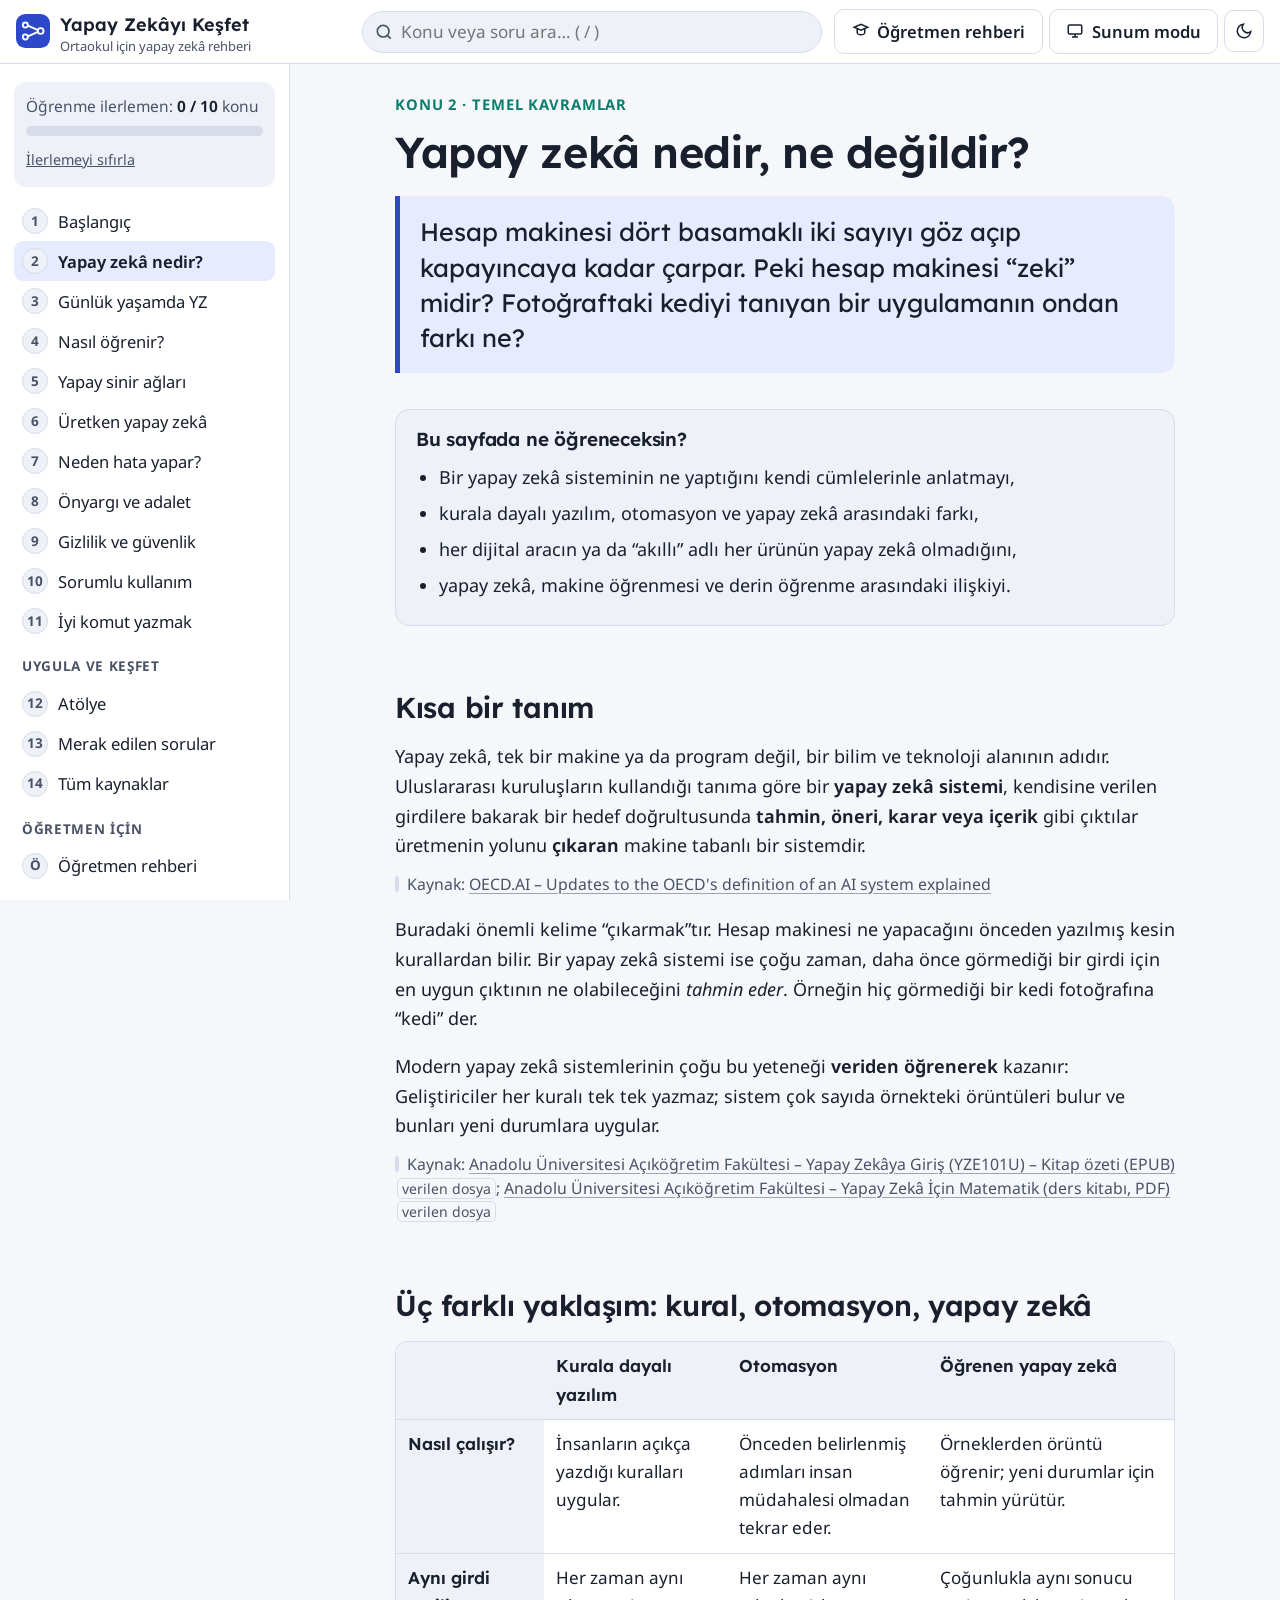
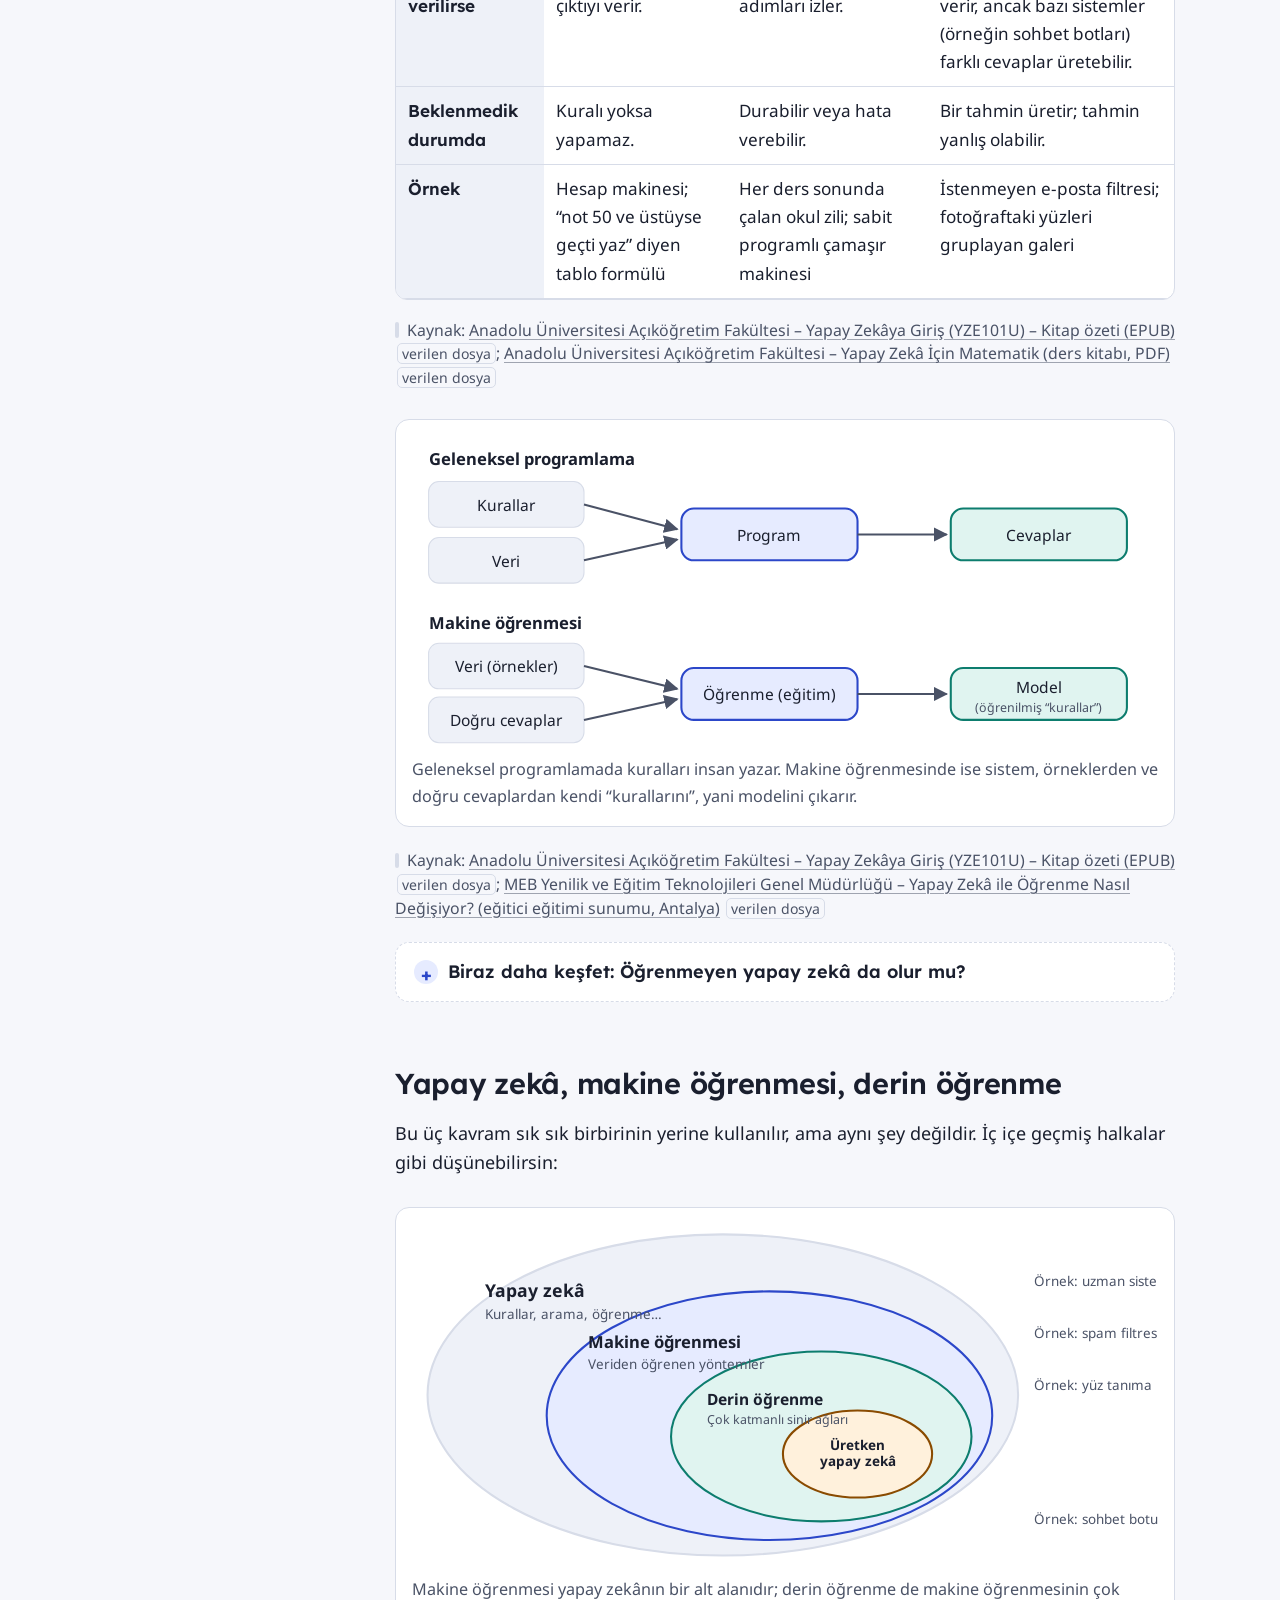
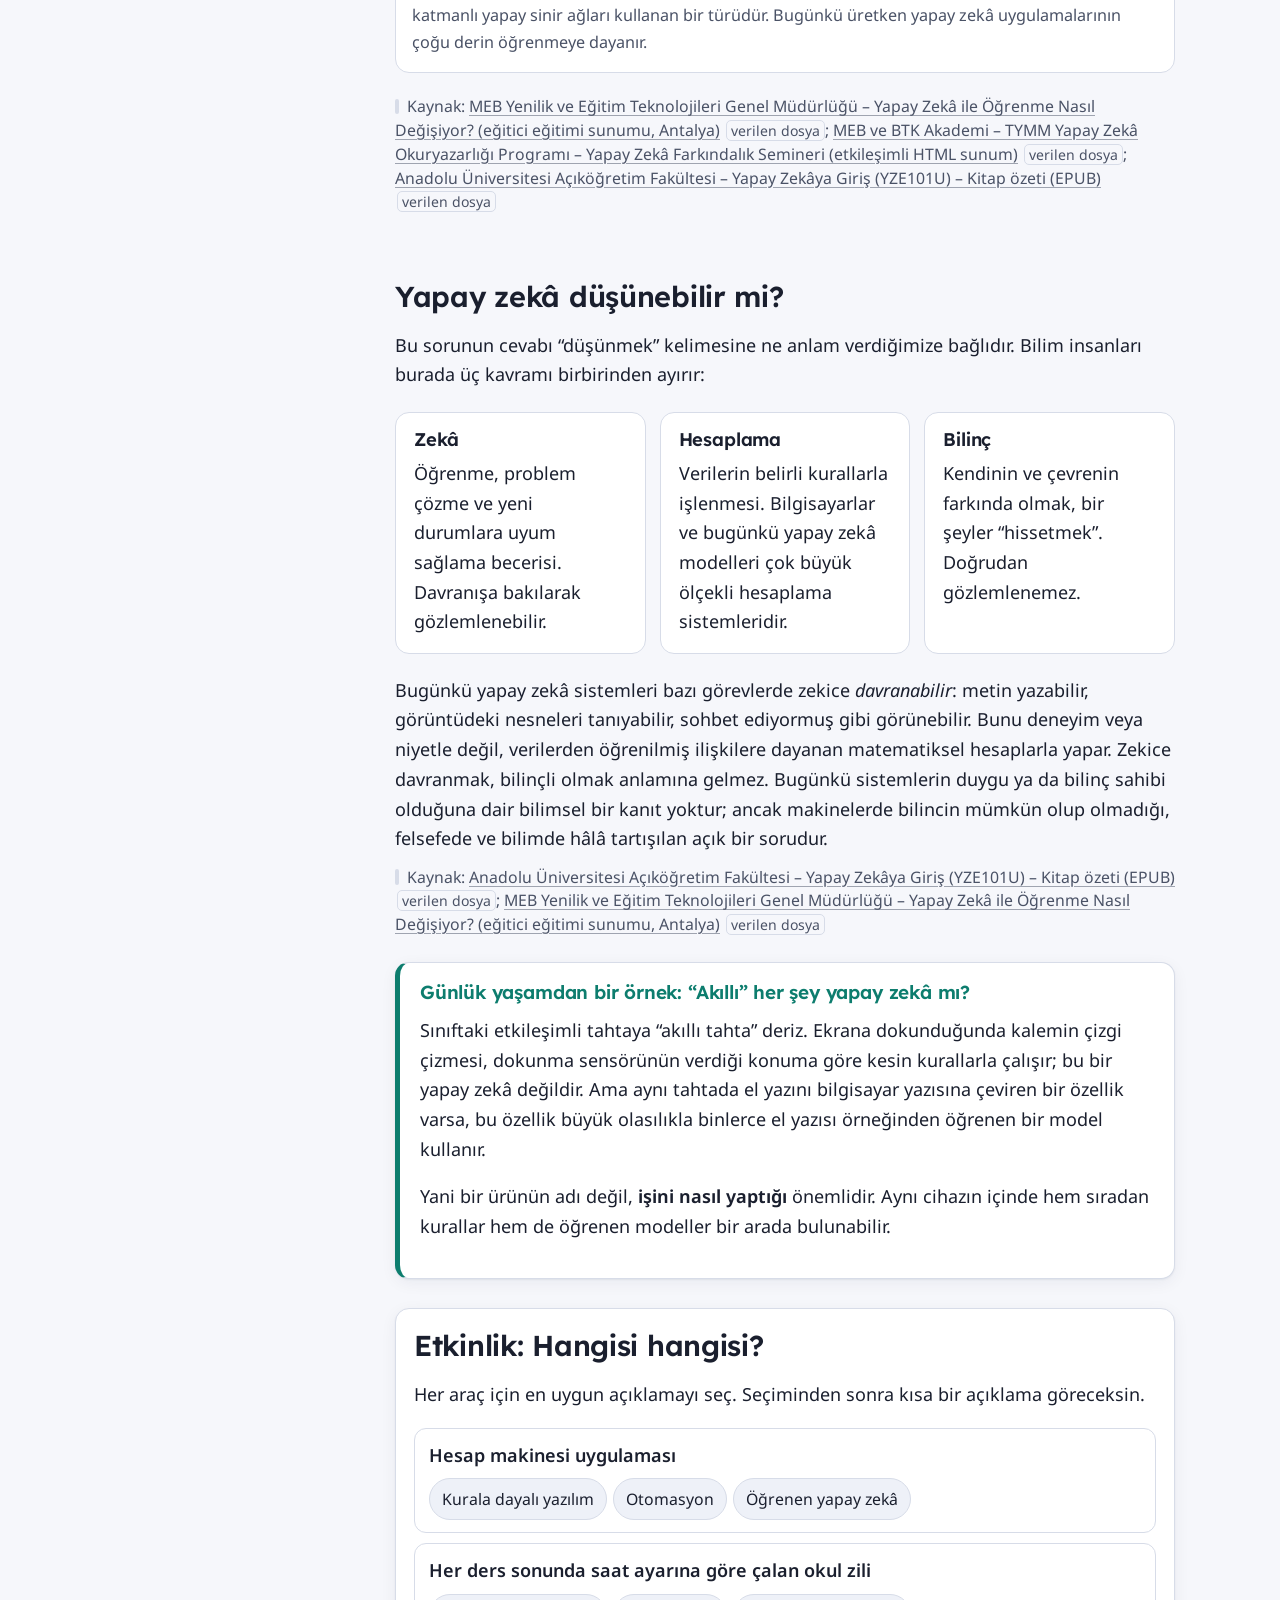
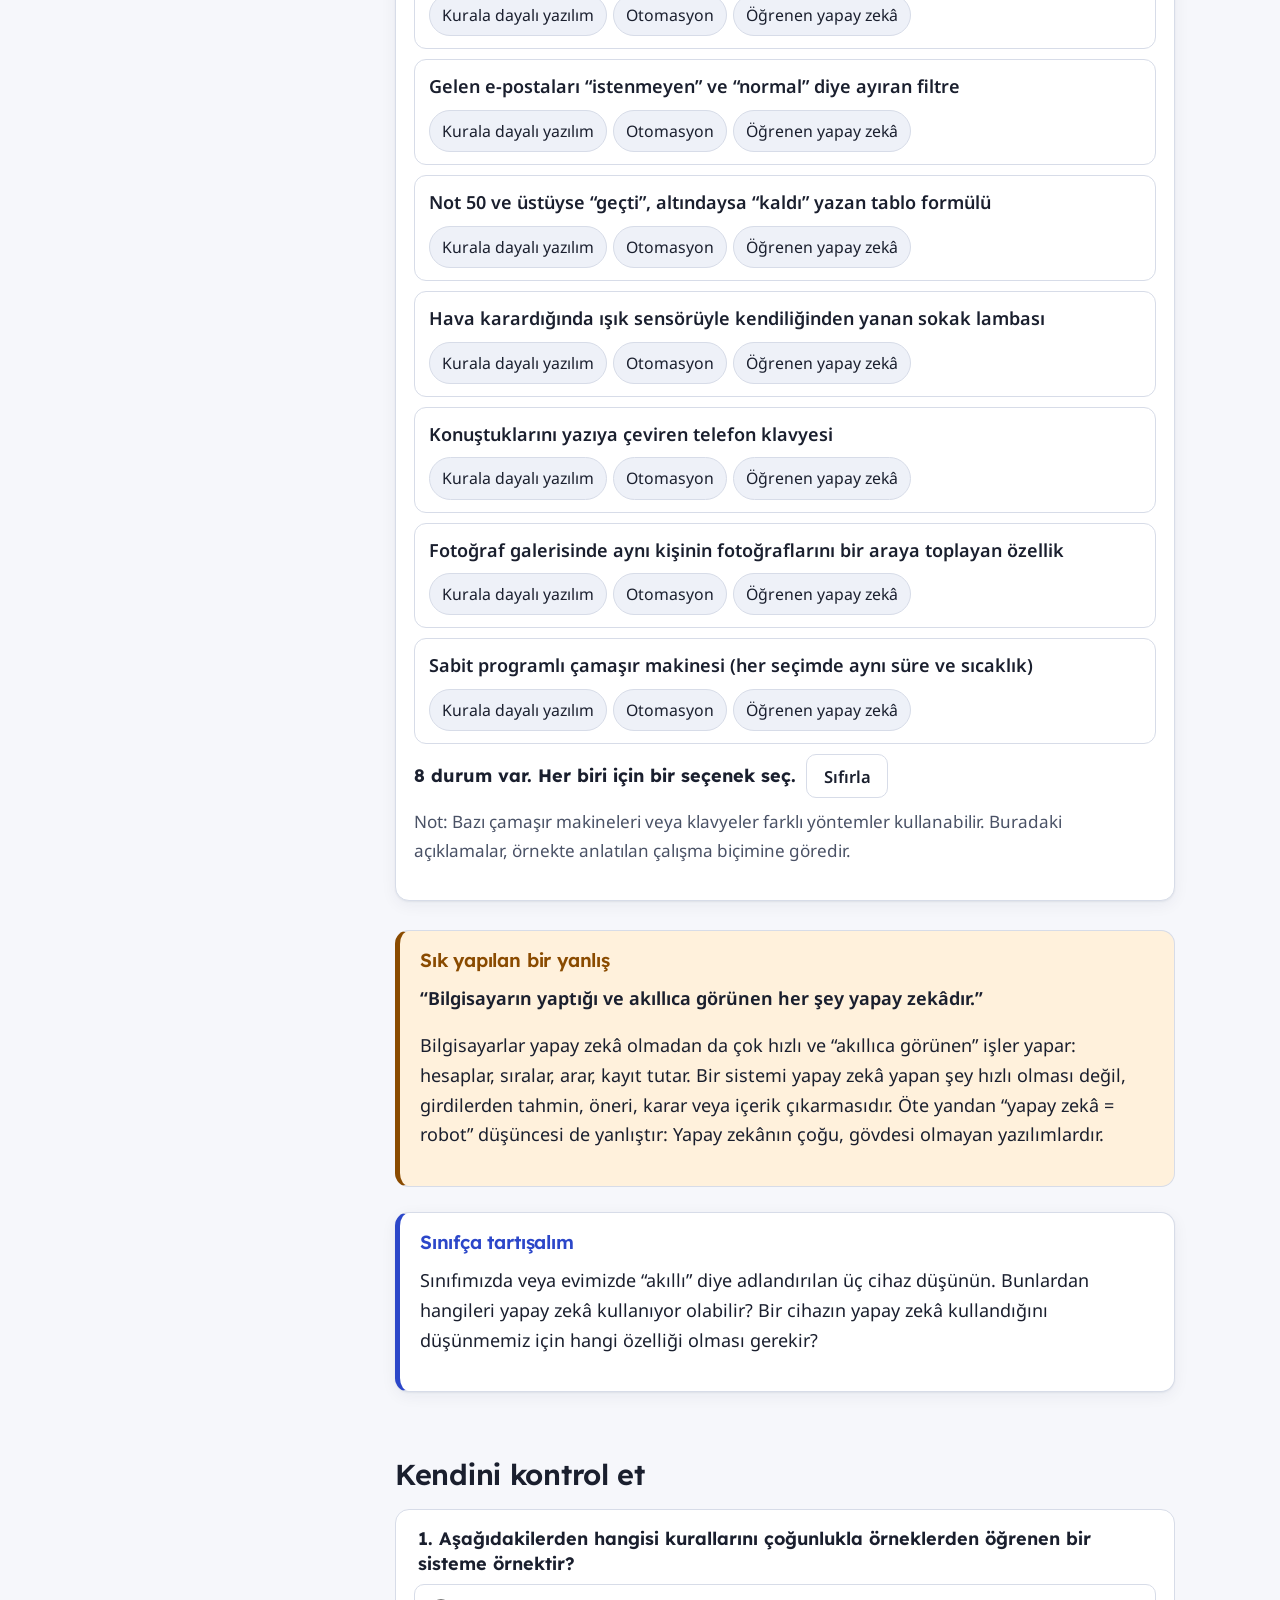
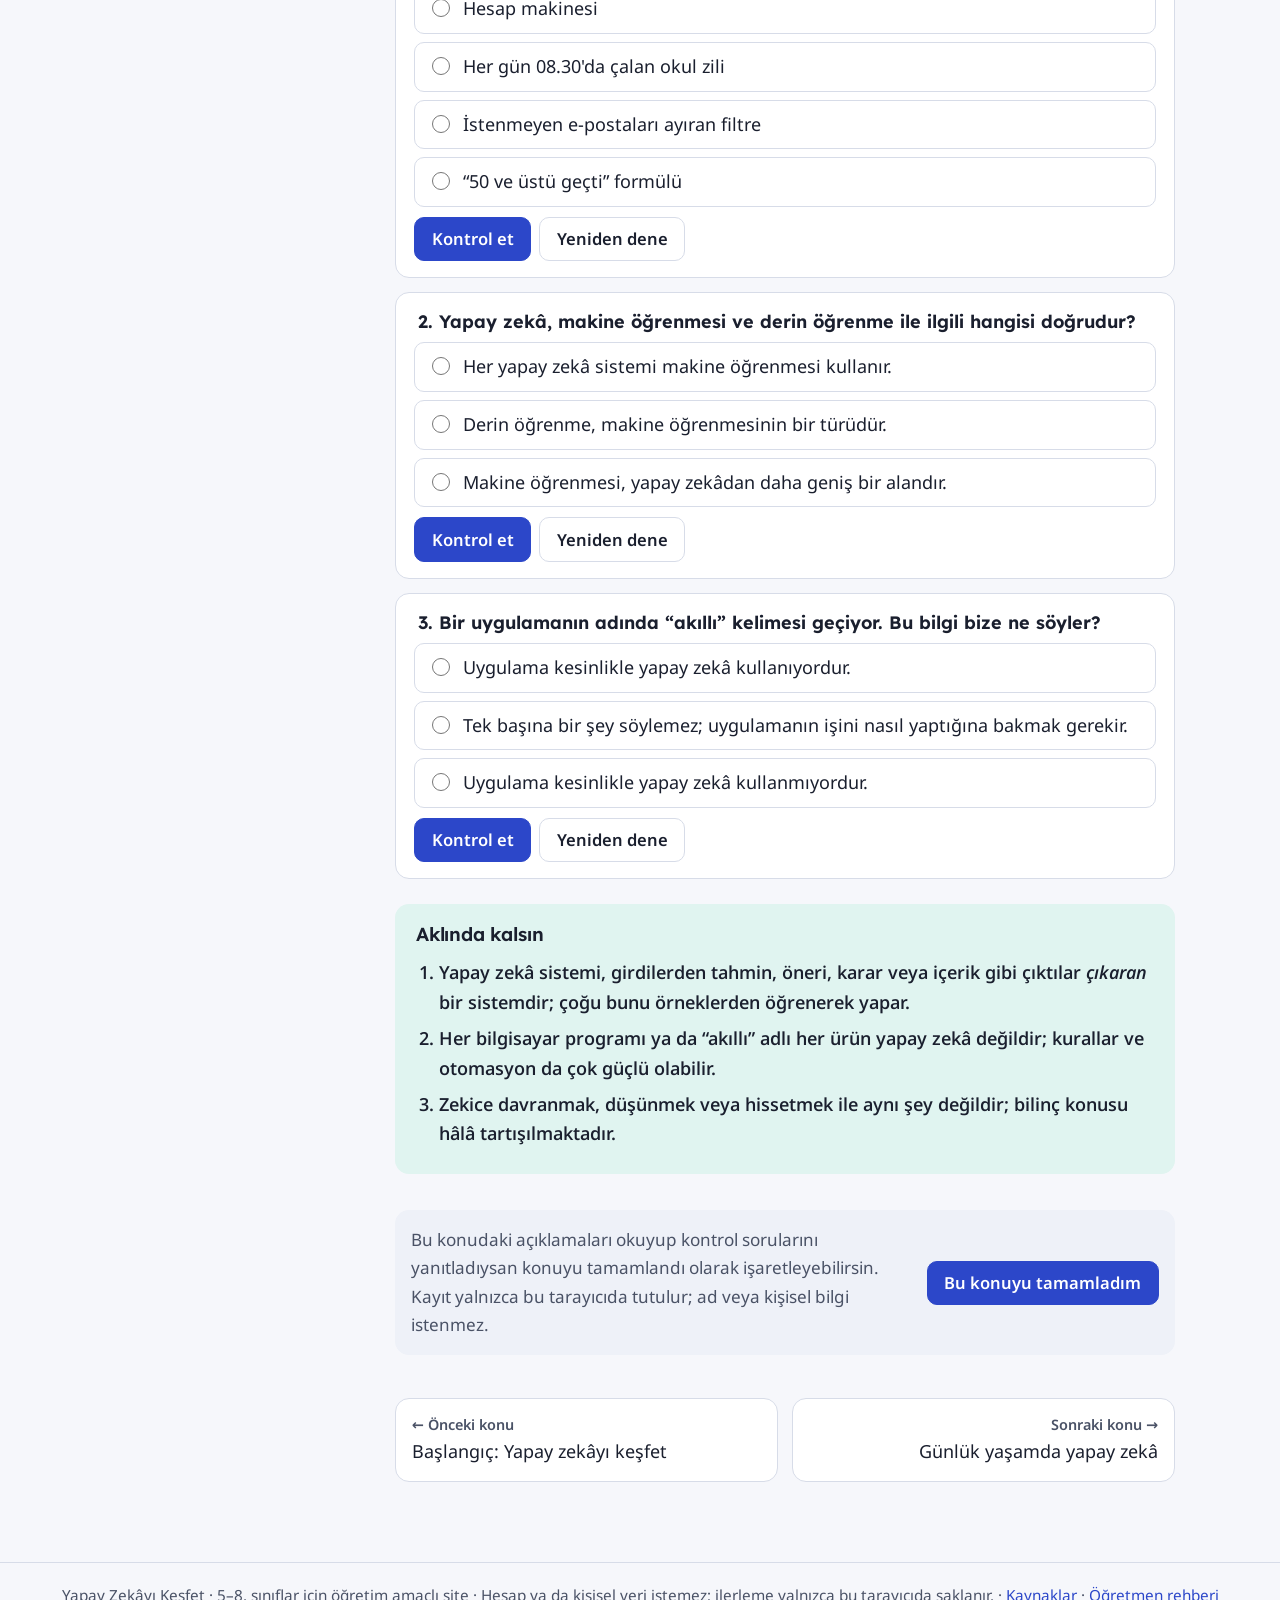
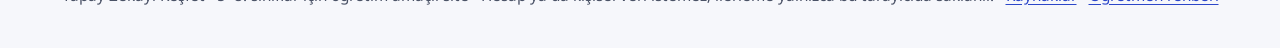
<file: nedir.html>
<!doctype html>
<html lang="tr">
<head>
<meta charset="utf-8">
<meta name="viewport" content="width=device-width, initial-scale=1">
<title>Yapay zekâ nedir, ne değildir? · Yapay Zekâyı Keşfet</title>
<meta name="description" content="Yapay zekâ, sıradan yazılım ve otomasyon arasındaki fark; yapay zekâ, makine öğrenmesi ve derin öğrenme ilişkisi.">
<link rel="preconnect" href="https://fonts.googleapis.com">
<link rel="preconnect" href="https://fonts.gstatic.com" crossorigin>
<link href="https://fonts.googleapis.com/css2?family=Lexend:wght@500;600;700&family=Noto+Sans:ital,wght@0,400;0,600;0,700;1,400&display=swap" rel="stylesheet">
<link rel="stylesheet" href="assets/css/site.css">
<script>try{var t=localStorage.getItem("yz-tema");if(t)document.documentElement.setAttribute("data-theme",JSON.parse(t));if(JSON.parse(localStorage.getItem("yz-sunum")))document.documentElement.classList.add("present-root")}catch(e){}</script>
</head>
<body data-page="nedir">
<a class="skip" href="#icerik">İçeriğe geç</a>
<header id="site-header"></header>
<div class="layout">
<nav id="sidebar"></nav>
<main id="icerik" tabindex="-1">
<article class="content">

<p class="eyebrow">Konu 2 · Temel kavramlar</p>
<h1>Yapay zekâ nedir, ne değildir?</h1>
<p class="hook">Hesap makinesi dört basamaklı iki sayıyı göz açıp kapayıncaya kadar çarpar. Peki hesap makinesi “zeki” midir? Fotoğraftaki kediyi tanıyan bir uygulamanın ondan farkı ne?</p>

<section class="box learn" aria-labelledby="ogren">
  <h2 id="ogren" class="box-label">Bu sayfada ne öğreneceksin?</h2>
  <ul>
    <li>Bir yapay zekâ sisteminin ne yaptığını kendi cümlelerinle anlatmayı,</li>
    <li>kurala dayalı yazılım, otomasyon ve yapay zekâ arasındaki farkı,</li>
    <li>her dijital aracın ya da “akıllı” adlı her ürünün yapay zekâ olmadığını,</li>
    <li>yapay zekâ, makine öğrenmesi ve derin öğrenme arasındaki ilişkiyi.</li>
  </ul>
</section>

<h2 id="tanim">Kısa bir tanım</h2>
<p>Yapay zekâ, tek bir makine ya da program değil, bir bilim ve teknoloji alanının adıdır. Uluslararası kuruluşların kullandığı tanıma göre bir <strong>yapay zekâ sistemi</strong>, kendisine verilen girdilere bakarak bir hedef doğrultusunda <strong>tahmin, öneri, karar veya içerik</strong> gibi çıktılar üretmenin yolunu <strong>çıkaran</strong> makine tabanlı bir sistemdir.</p>
<p class="src" data-src="oecd-tanim"></p>
<p>Buradaki önemli kelime “çıkarmak”tır. Hesap makinesi ne yapacağını önceden yazılmış kesin kurallardan bilir. Bir yapay zekâ sistemi ise çoğu zaman, daha önce görmediği bir girdi için en uygun çıktının ne olabileceğini <em>tahmin eder</em>. Örneğin hiç görmediği bir kedi fotoğrafına “kedi” der.</p>
<p>Modern yapay zekâ sistemlerinin çoğu bu yeteneği <strong>veriden öğrenerek</strong> kazanır: Geliştiriciler her kuralı tek tek yazmaz; sistem çok sayıda örnekteki örüntüleri bulur ve bunları yeni durumlara uygular.</p>
<p class="src" data-src="aof-giris,aof-matematik"></p>

<h2 id="uc-yaklasim">Üç farklı yaklaşım: kural, otomasyon, yapay zekâ</h2>
<div class="table-wrap">
<table>
  <thead><tr><th scope="col"></th><th scope="col">Kurala dayalı yazılım</th><th scope="col">Otomasyon</th><th scope="col">Öğrenen yapay zekâ</th></tr></thead>
  <tbody>
    <tr><th scope="row">Nasıl çalışır?</th><td>İnsanların açıkça yazdığı kuralları uygular.</td><td>Önceden belirlenmiş adımları insan müdahalesi olmadan tekrar eder.</td><td>Örneklerden örüntü öğrenir; yeni durumlar için tahmin yürütür.</td></tr>
    <tr><th scope="row">Aynı girdi verilirse</th><td>Her zaman aynı çıktıyı verir.</td><td>Her zaman aynı adımları izler.</td><td>Çoğunlukla aynı sonucu verir, ancak bazı sistemler (örneğin sohbet botları) farklı cevaplar üretebilir.</td></tr>
    <tr><th scope="row">Beklenmedik durumda</th><td>Kuralı yoksa yapamaz.</td><td>Durabilir veya hata verebilir.</td><td>Bir tahmin üretir; tahmin yanlış olabilir.</td></tr>
    <tr><th scope="row">Örnek</th><td>Hesap makinesi; “not 50 ve üstüyse geçti yaz” diyen tablo formülü</td><td>Her ders sonunda çalan okul zili; sabit programlı çamaşır makinesi</td><td>İstenmeyen e-posta filtresi; fotoğraftaki yüzleri gruplayan galeri</td></tr>
  </tbody>
</table>
</div>
<p class="src" data-src="aof-giris,aof-matematik"></p>

<figure class="diagram">
  <svg viewBox="0 0 720 300" role="img" aria-labelledby="d1t d1d">
    <title id="d1t">Geleneksel programlama ile makine öğrenmesinin karşılaştırılması</title>
    <desc id="d1d">Üstte: Kurallar ve veri programa girer, cevaplar çıkar. Altta: Veri ve doğru cevaplar (etiketler) öğrenme sürecine girer, ortaya kurallar gibi çalışan bir model çıkar. Model sonra yeni veriler için tahmin üretir.</desc>
    <defs><marker id="ok1" viewBox="0 0 10 10" refX="9" refY="5" markerWidth="7" markerHeight="7" orient="auto"><path d="M0 0L10 5L0 10z" class="svg-arrow"/></marker></defs>
    <text x="16" y="28" class="svg-text" font-size="16" font-weight="700">Geleneksel programlama</text>
    <rect x="16" y="44" width="150" height="44" rx="10" class="svg-box"/><text x="91" y="72" text-anchor="middle" class="svg-text" font-size="15">Kurallar</text>
    <rect x="16" y="98" width="150" height="44" rx="10" class="svg-box"/><text x="91" y="126" text-anchor="middle" class="svg-text" font-size="15">Veri</text>
    <rect x="260" y="70" width="170" height="50" rx="12" class="svg-primary" stroke-width="2"/><text x="345" y="101" text-anchor="middle" class="svg-text" font-size="15">Program</text>
    <rect x="520" y="70" width="170" height="50" rx="12" class="svg-accent" stroke-width="2"/><text x="605" y="101" text-anchor="middle" class="svg-text" font-size="15">Cevaplar</text>
    <path d="M166 66 L256 90" class="svg-line" stroke-width="2" marker-end="url(#ok1)"/><path d="M166 120 L256 100" class="svg-line" stroke-width="2" marker-end="url(#ok1)"/><path d="M430 95 L516 95" class="svg-line" stroke-width="2" marker-end="url(#ok1)"/>
    <text x="16" y="186" class="svg-text" font-size="16" font-weight="700">Makine öğrenmesi</text>
    <rect x="16" y="200" width="150" height="44" rx="10" class="svg-box"/><text x="91" y="228" text-anchor="middle" class="svg-text" font-size="15">Veri (örnekler)</text>
    <rect x="16" y="252" width="150" height="44" rx="10" class="svg-box"/><text x="91" y="280" text-anchor="middle" class="svg-text" font-size="15">Doğru cevaplar</text>
    <rect x="260" y="224" width="170" height="50" rx="12" class="svg-primary" stroke-width="2"/><text x="345" y="255" text-anchor="middle" class="svg-text" font-size="15">Öğrenme (eğitim)</text>
    <rect x="520" y="224" width="170" height="50" rx="12" class="svg-accent" stroke-width="2"/><text x="605" y="248" text-anchor="middle" class="svg-text" font-size="15">Model</text><text x="605" y="266" text-anchor="middle" class="svg-muted" font-size="12">(öğrenilmiş “kurallar”)</text>
    <path d="M166 222 L256 244" class="svg-line" stroke-width="2" marker-end="url(#ok1)"/><path d="M166 274 L256 254" class="svg-line" stroke-width="2" marker-end="url(#ok1)"/><path d="M430 249 L516 249" class="svg-line" stroke-width="2" marker-end="url(#ok1)"/>
  </svg>
  <figcaption>Geleneksel programlamada kuralları insan yazar. Makine öğrenmesinde ise sistem, örneklerden ve doğru cevaplardan kendi “kurallarını”, yani modelini çıkarır.</figcaption>
</figure>
<p class="src" data-src="aof-giris,meb-antalya"></p>

<details class="more">
  <summary>Biraz daha keşfet: Öğrenmeyen yapay zekâ da olur mu?</summary>
  <div class="more-body">
    <p>Evet. Yapay zekânın tarihinde uzmanların bilgisini yüzlerce “eğer … ise …” kuralıyla bilgisayara aktaran <strong>uzman sistemler</strong> önemli bir yer tutar. Satranç programları gibi bazı sistemler de olası hamleleri hızla arayıp değerlendirerek çalışır. Yani yapay zekâ, makine öğrenmesinden daha geniş bir alandır. Ancak bugün en çok konuşulan uygulamaların büyük kısmı veriden öğrenen sistemlerdir.</p>
    <p class="src" data-src="aof-giris,seminer"></p>
    <p>Bir de “dar” ve “genel” yapay zekâ ayrımı vardır. Bugünkü sistemlerin büyük çoğunluğu yüz tanıma, çeviri veya öneri gibi belirli görevler için tasarlanmıştır. Sohbet botları pek çok konuda metin üretebildiği için “genel” görünebilir; ancak insan gibi her alanda öğrenip yeni durumlara esnekçe uyum sağlayan bir <strong>genel yapay zekâ</strong> henüz yoktur. Bunun ne zaman, hatta mümkün olup olmayacağı konusunda araştırmacılar arasında görüş birliği bulunmaz.</p>
    <p class="src" data-src="aof-giris"></p>
  </div>
</details>

<h2 id="iliski">Yapay zekâ, makine öğrenmesi, derin öğrenme</h2>
<p>Bu üç kavram sık sık birbirinin yerine kullanılır, ama aynı şey değildir. İç içe geçmiş halkalar gibi düşünebilirsin:</p>
<figure class="diagram">
  <svg viewBox="0 0 720 330" role="img" aria-labelledby="d2t d2d">
    <title id="d2t">İç içe halkalar: Yapay zekâ, makine öğrenmesi, derin öğrenme, üretken yapay zekâ</title>
    <desc id="d2d">En dışta yapay zekâ, onun içinde makine öğrenmesi, onun içinde derin öğrenme yer alır. Üretken yapay zekâ uygulamalarının çoğu derin öğrenme kullanır.</desc>
    <ellipse cx="300" cy="165" rx="285" ry="155" class="svg-box" stroke-width="2"/>
    <ellipse cx="345" cy="185" rx="215" ry="120" class="svg-primary" stroke-width="2"/>
    <ellipse cx="395" cy="205" rx="145" ry="82" class="svg-accent" stroke-width="2"/>
    <ellipse cx="430" cy="222" rx="72" ry="42" class="svg-warn" stroke-width="2"/>
    <text x="70" y="70" class="svg-text" font-size="17" font-weight="700">Yapay zekâ</text>
    <text x="70" y="92" class="svg-muted" font-size="13">Kurallar, arama, öğrenme…</text>
    <text x="170" y="120" class="svg-text" font-size="16" font-weight="700">Makine öğrenmesi</text>
    <text x="170" y="140" class="svg-muted" font-size="13">Veriden öğrenen yöntemler</text>
    <text x="285" y="175" class="svg-text" font-size="15" font-weight="700">Derin öğrenme</text>
    <text x="285" y="193" class="svg-muted" font-size="12">Çok katmanlı sinir ağları</text>
    <text x="430" y="218" text-anchor="middle" class="svg-text" font-size="13" font-weight="700">Üretken</text>
    <text x="430" y="234" text-anchor="middle" class="svg-text" font-size="13" font-weight="700">yapay zekâ</text>
    <text x="600" y="60" class="svg-muted" font-size="13">Örnek: uzman sistem</text>
    <text x="600" y="110" class="svg-muted" font-size="13">Örnek: spam filtresi</text>
    <text x="600" y="160" class="svg-muted" font-size="13">Örnek: yüz tanıma</text>
    <text x="600" y="290" class="svg-muted" font-size="13">Örnek: sohbet botu</text>
  </svg>
  <figcaption>Makine öğrenmesi yapay zekânın bir alt alanıdır; derin öğrenme de makine öğrenmesinin çok katmanlı yapay sinir ağları kullanan bir türüdür. Bugünkü üretken yapay zekâ uygulamalarının çoğu derin öğrenmeye dayanır.</figcaption>
</figure>
<p class="src" data-src="meb-antalya,seminer,aof-giris"></p>

<h2 id="dusunur-mu">Yapay zekâ düşünebilir mi?</h2>
<p>Bu sorunun cevabı “düşünmek” kelimesine ne anlam verdiğimize bağlıdır. Bilim insanları burada üç kavramı birbirinden ayırır:</p>
<div class="grid">
  <div class="card"><h3>Zekâ</h3><p>Öğrenme, problem çözme ve yeni durumlara uyum sağlama becerisi. Davranışa bakılarak gözlemlenebilir.</p></div>
  <div class="card"><h3>Hesaplama</h3><p>Verilerin belirli kurallarla işlenmesi. Bilgisayarlar ve bugünkü yapay zekâ modelleri çok büyük ölçekli hesaplama sistemleridir.</p></div>
  <div class="card"><h3>Bilinç</h3><p>Kendinin ve çevrenin farkında olmak, bir şeyler “hissetmek”. Doğrudan gözlemlenemez.</p></div>
</div>
<p>Bugünkü yapay zekâ sistemleri bazı görevlerde zekice <em>davranabilir</em>: metin yazabilir, görüntüdeki nesneleri tanıyabilir, sohbet ediyormuş gibi görünebilir. Bunu deneyim veya niyetle değil, verilerden öğrenilmiş ilişkilere dayanan matematiksel hesaplarla yapar. Zekice davranmak, bilinçli olmak anlamına gelmez. Bugünkü sistemlerin duygu ya da bilinç sahibi olduğuna dair bilimsel bir kanıt yoktur; ancak makinelerde bilincin mümkün olup olmadığı, felsefede ve bilimde hâlâ tartışılan açık bir sorudur.</p>
<p class="src" data-src="aof-giris,meb-antalya"></p>

<section class="box example" aria-labelledby="ornek">
  <h2 id="ornek" class="box-label">Günlük yaşamdan bir örnek: “Akıllı” her şey yapay zekâ mı?</h2>
  <p>Sınıftaki etkileşimli tahtaya “akıllı tahta” deriz. Ekrana dokunduğunda kalemin çizgi çizmesi, dokunma sensörünün verdiği konuma göre kesin kurallarla çalışır; bu bir yapay zekâ değildir. Ama aynı tahtada el yazını bilgisayar yazısına çeviren bir özellik varsa, bu özellik büyük olasılıkla binlerce el yazısı örneğinden öğrenen bir model kullanır.</p>
  <p>Yani bir ürünün adı değil, <strong>işini nasıl yaptığı</strong> önemlidir. Aynı cihazın içinde hem sıradan kurallar hem de öğrenen modeller bir arada bulunabilir.</p>
</section>

<section class="sim" aria-labelledby="ayir">
  <h2 id="ayir">Etkinlik: Hangisi hangisi?</h2>
  <p>Her araç için en uygun açıklamayı seç. Seçiminden sonra kısa bir açıklama göreceksin.</p>
  <div data-widget="sorter">
<script type="application/json">
{"choices":["Kurala dayalı yazılım","Otomasyon","Öğrenen yapay zekâ"],
"items":[
{"q":"Hesap makinesi uygulaması","a":0,"fb":"Toplama, çarpma gibi işlemlerin kuralları kesindir ve tek tek yazılmıştır. Öğrenmeye gerek yoktur."},
{"q":"Her ders sonunda saat ayarına göre çalan okul zili","a":1,"fb":"Zil, önceden belirlenen saatlerde kendiliğinden çalar. Kendi başına çalışır ama bir şey öğrenmez."},
{"q":"Gelen e-postaları “istenmeyen” ve “normal” diye ayıran filtre","a":2,"fb":"Bu filtreler genellikle çok sayıda etiketli e-posta örneğinden hangi özelliklerin istenmeyen iletilere işaret ettiğini öğrenir."},
{"q":"Not 50 ve üstüyse “geçti”, altındaysa “kaldı” yazan tablo formülü","a":0,"fb":"Kural açık ve tek: 50 eşiği. Formül bu kuralı her satıra aynen uygular."},
{"q":"Hava karardığında ışık sensörüyle kendiliğinden yanan sokak lambası","a":1,"fb":"Sensör belirli bir ışık seviyesinin altına inildiğini algılayınca lamba yanar. Bu, sabit bir kurala bağlı otomasyondur."},
{"q":"Konuştuklarını yazıya çeviren telefon klavyesi","a":2,"fb":"Ses tanıma sistemleri, binlerce saatlik ses kaydı ve karşılık gelen metinlerden öğrenen modeller kullanır."},
{"q":"Fotoğraf galerisinde aynı kişinin fotoğraflarını bir araya toplayan özellik","a":2,"fb":"Bu özellik, yüzlerdeki örüntüleri karşılaştıran bir görüntü tanıma modeli kullanır."},
{"q":"Sabit programlı çamaşır makinesi (her seçimde aynı süre ve sıcaklık)","a":1,"fb":"Program adımları önceden belirlenmiştir ve her seferinde aynen tekrarlanır."}
]}
</script>
  </div>
  <p class="note">Not: Bazı çamaşır makineleri veya klavyeler farklı yöntemler kullanabilir. Buradaki açıklamalar, örnekte anlatılan çalışma biçimine göredir.</p>
</section>

<section class="box mistake" aria-labelledby="yanlis">
  <h2 id="yanlis" class="box-label">Sık yapılan bir yanlış</h2>
  <p><strong>“Bilgisayarın yaptığı ve akıllıca görünen her şey yapay zekâdır.”</strong></p>
  <p>Bilgisayarlar yapay zekâ olmadan da çok hızlı ve “akıllıca görünen” işler yapar: hesaplar, sıralar, arar, kayıt tutar. Bir sistemi yapay zekâ yapan şey hızlı olması değil, girdilerden tahmin, öneri, karar veya içerik çıkarmasıdır. Öte yandan “yapay zekâ = robot” düşüncesi de yanlıştır: Yapay zekânın çoğu, gövdesi olmayan yazılımlardır.</p>
</section>

<section class="box discuss" aria-labelledby="tartis">
  <h2 id="tartis" class="box-label">Sınıfça tartışalım</h2>
  <p>Sınıfımızda veya evimizde “akıllı” diye adlandırılan üç cihaz düşünün. Bunlardan hangileri yapay zekâ kullanıyor olabilir? Bir cihazın yapay zekâ kullandığını düşünmemiz için hangi özelliği olması gerekir?</p>
</section>

<h2 id="kontrol">Kendini kontrol et</h2>
<div class="quiz-q" data-answer="c"><fieldset>
  <legend>1. Aşağıdakilerden hangisi kurallarını çoğunlukla örneklerden öğrenen bir sisteme örnektir?</legend>
  <label class="opt"><input type="radio" value="a"> Hesap makinesi</label>
  <label class="opt"><input type="radio" value="b"> Her gün 08.30'da çalan okul zili</label>
  <label class="opt"><input type="radio" value="c"> İstenmeyen e-postaları ayıran filtre</label>
  <label class="opt"><input type="radio" value="d"> “50 ve üstü geçti” formülü</label>
  <div class="fb-data" hidden>
    <p data-for="a">Hesap makinesinin kuralları kesindir ve programcı tarafından yazılmıştır.</p>
    <p data-for="b">Zil önceden ayarlanmış bir saate göre çalışan bir otomasyondur; bir şey öğrenmez.</p>
    <p data-for="c">Filtreler, “istenmeyen” ve “normal” diye etiketlenmiş çok sayıda e-postadan örüntü öğrenir ve yeni e-postalar için tahmin yürütür.</p>
    <p data-for="d">Bu formül insanın yazdığı tek bir kuralı uygular.</p>
  </div>
</fieldset></div>

<div class="quiz-q" data-answer="b"><fieldset>
  <legend>2. Yapay zekâ, makine öğrenmesi ve derin öğrenme ile ilgili hangisi doğrudur?</legend>
  <label class="opt"><input type="radio" value="a"> Her yapay zekâ sistemi makine öğrenmesi kullanır.</label>
  <label class="opt"><input type="radio" value="b"> Derin öğrenme, makine öğrenmesinin bir türüdür.</label>
  <label class="opt"><input type="radio" value="c"> Makine öğrenmesi, yapay zekâdan daha geniş bir alandır.</label>
  <div class="fb-data" hidden>
    <p data-for="a">Kurallarla çalışan uzman sistemler veya arama yapan satranç programları gibi, öğrenmeyen yapay zekâ sistemleri de vardır.</p>
    <p data-for="b">Derin öğrenme, çok katmanlı yapay sinir ağları kullanan bir makine öğrenmesi yaklaşımıdır. Makine öğrenmesi de yapay zekânın bir alt alanıdır.</p>
    <p data-for="c">Tersi doğrudur: Makine öğrenmesi, yapay zekânın içindeki bir alandır.</p>
  </div>
</fieldset></div>

<div class="quiz-q" data-answer="b"><fieldset>
  <legend>3. Bir uygulamanın adında “akıllı” kelimesi geçiyor. Bu bilgi bize ne söyler?</legend>
  <label class="opt"><input type="radio" value="a"> Uygulama kesinlikle yapay zekâ kullanıyordur.</label>
  <label class="opt"><input type="radio" value="b"> Tek başına bir şey söylemez; uygulamanın işini nasıl yaptığına bakmak gerekir.</label>
  <label class="opt"><input type="radio" value="c"> Uygulama kesinlikle yapay zekâ kullanmıyordur.</label>
  <div class="fb-data" hidden>
    <p data-for="a">“Akıllı” kelimesi çoğu zaman pazarlama amacıyla kullanılır. Kurallarla çalışan pek çok ürün de bu adı taşır.</p>
    <p data-for="b">Ürünün adı değil, girdilerden tahmin, öneri, karar veya içerik çıkarıp çıkarmadığı önemlidir.</p>
    <p data-for="c">Adı ne olursa olsun bazı “akıllı” ürünler gerçekten öğrenen modeller kullanabilir.</p>
  </div>
</fieldset></div>

<section class="box remember" aria-labelledby="akilda">
  <h2 id="akilda" class="box-label">Aklında kalsın</h2>
  <ol>
    <li>Yapay zekâ sistemi, girdilerden tahmin, öneri, karar veya içerik gibi çıktılar <em>çıkaran</em> bir sistemdir; çoğu bunu örneklerden öğrenerek yapar.</li>
    <li>Her bilgisayar programı ya da “akıllı” adlı her ürün yapay zekâ değildir; kurallar ve otomasyon da çok güçlü olabilir.</li>
    <li>Zekice davranmak, düşünmek veya hissetmek ile aynı şey değildir; bilinç konusu hâlâ tartışılmaktadır.</li>
  </ol>
</section>

<div id="complete-row"></div>
<nav id="pager"></nav>
</article>
</main>
</div>
<footer id="site-footer"></footer>
<script src="assets/js/data.js"></script>
<script src="assets/js/search-index.js"></script>
<script src="assets/js/site.js"></script>
<script src="assets/js/shapelab.js"></script>
<script src="assets/js/sims.js"></script>
</body>
</html>
</file>
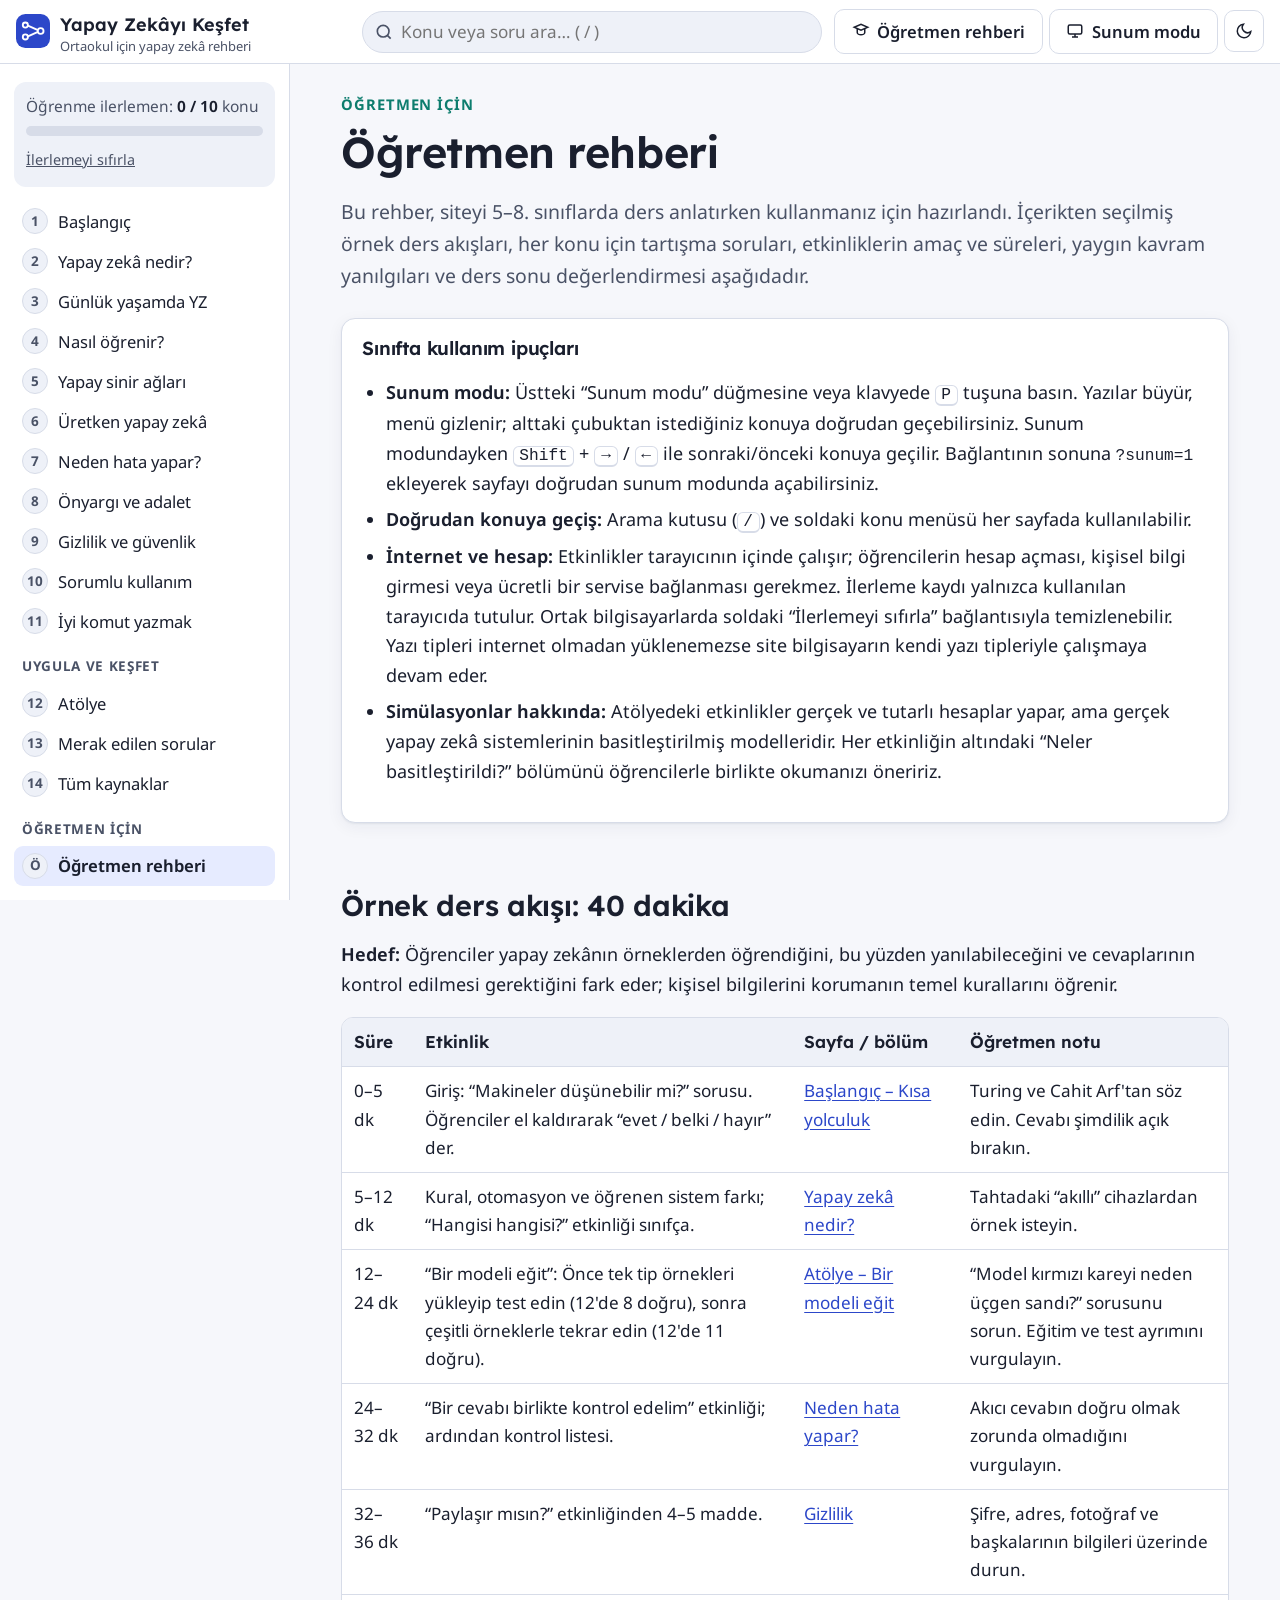
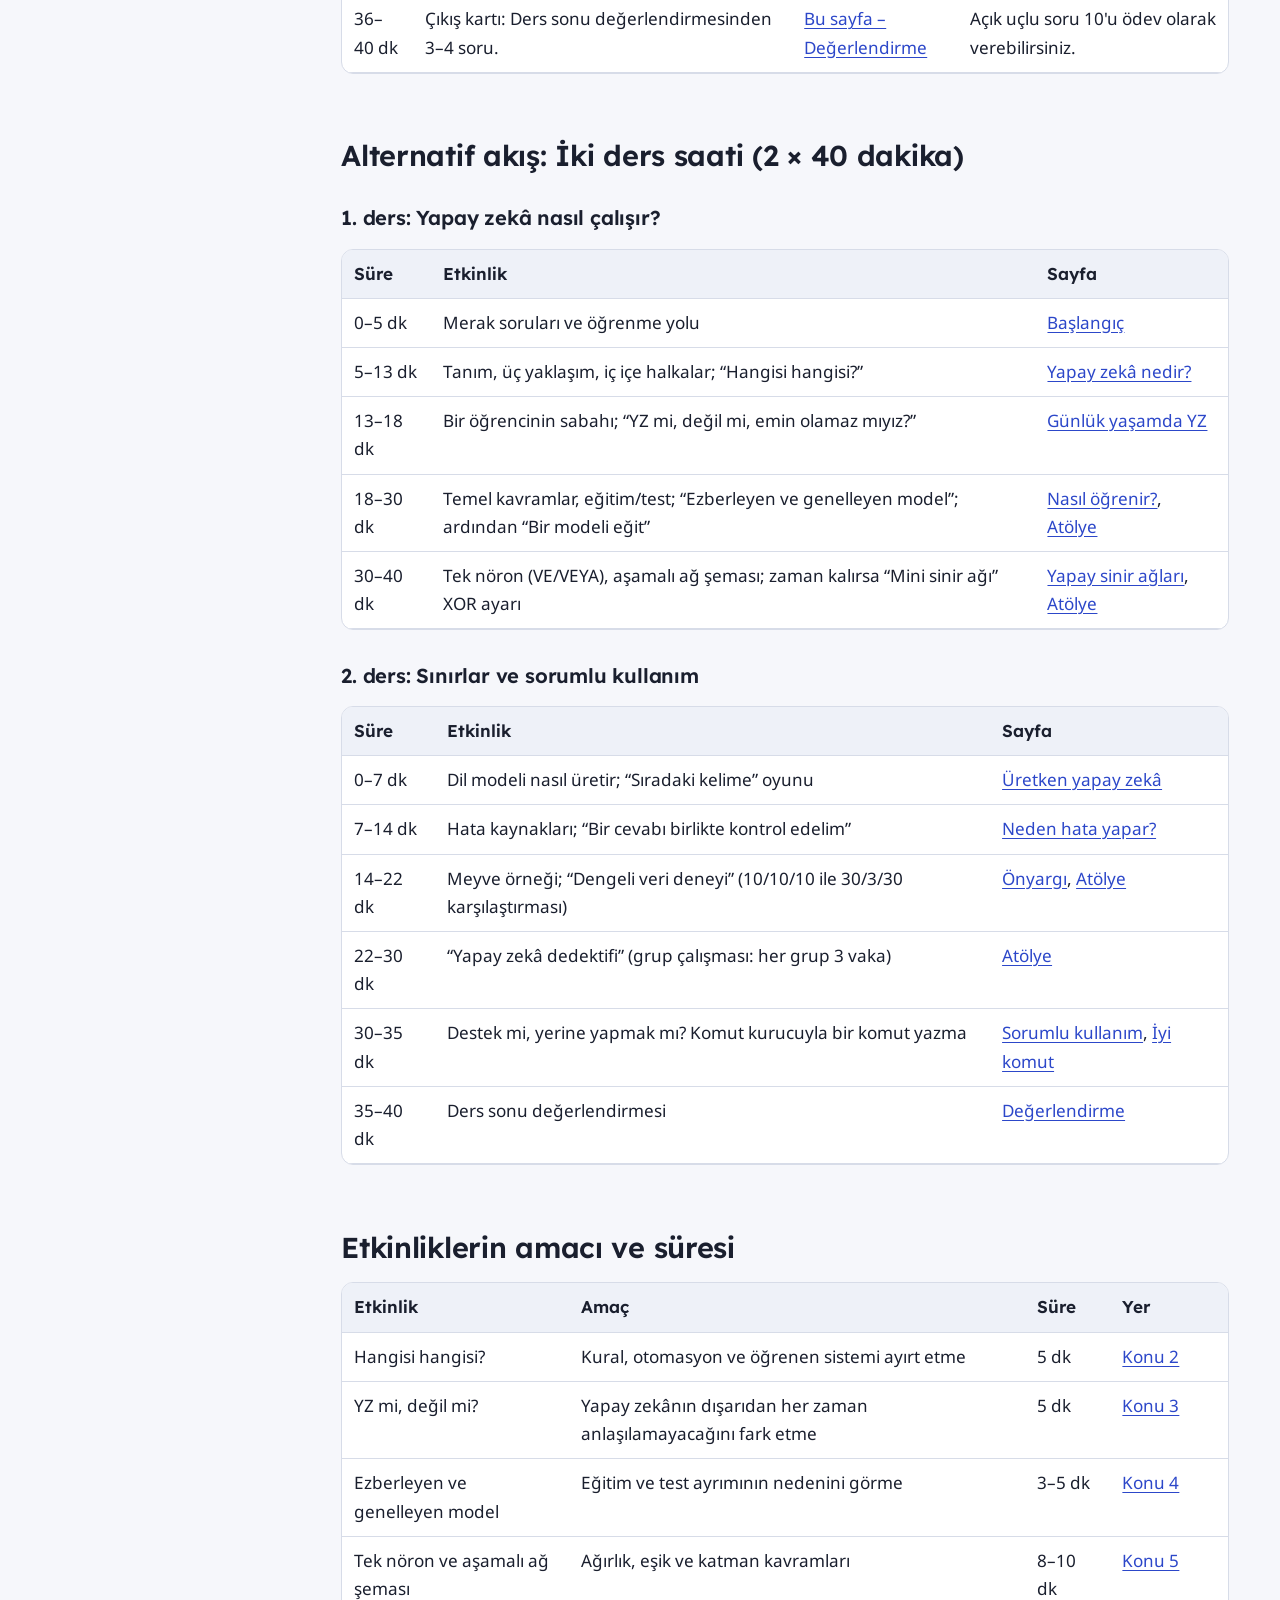
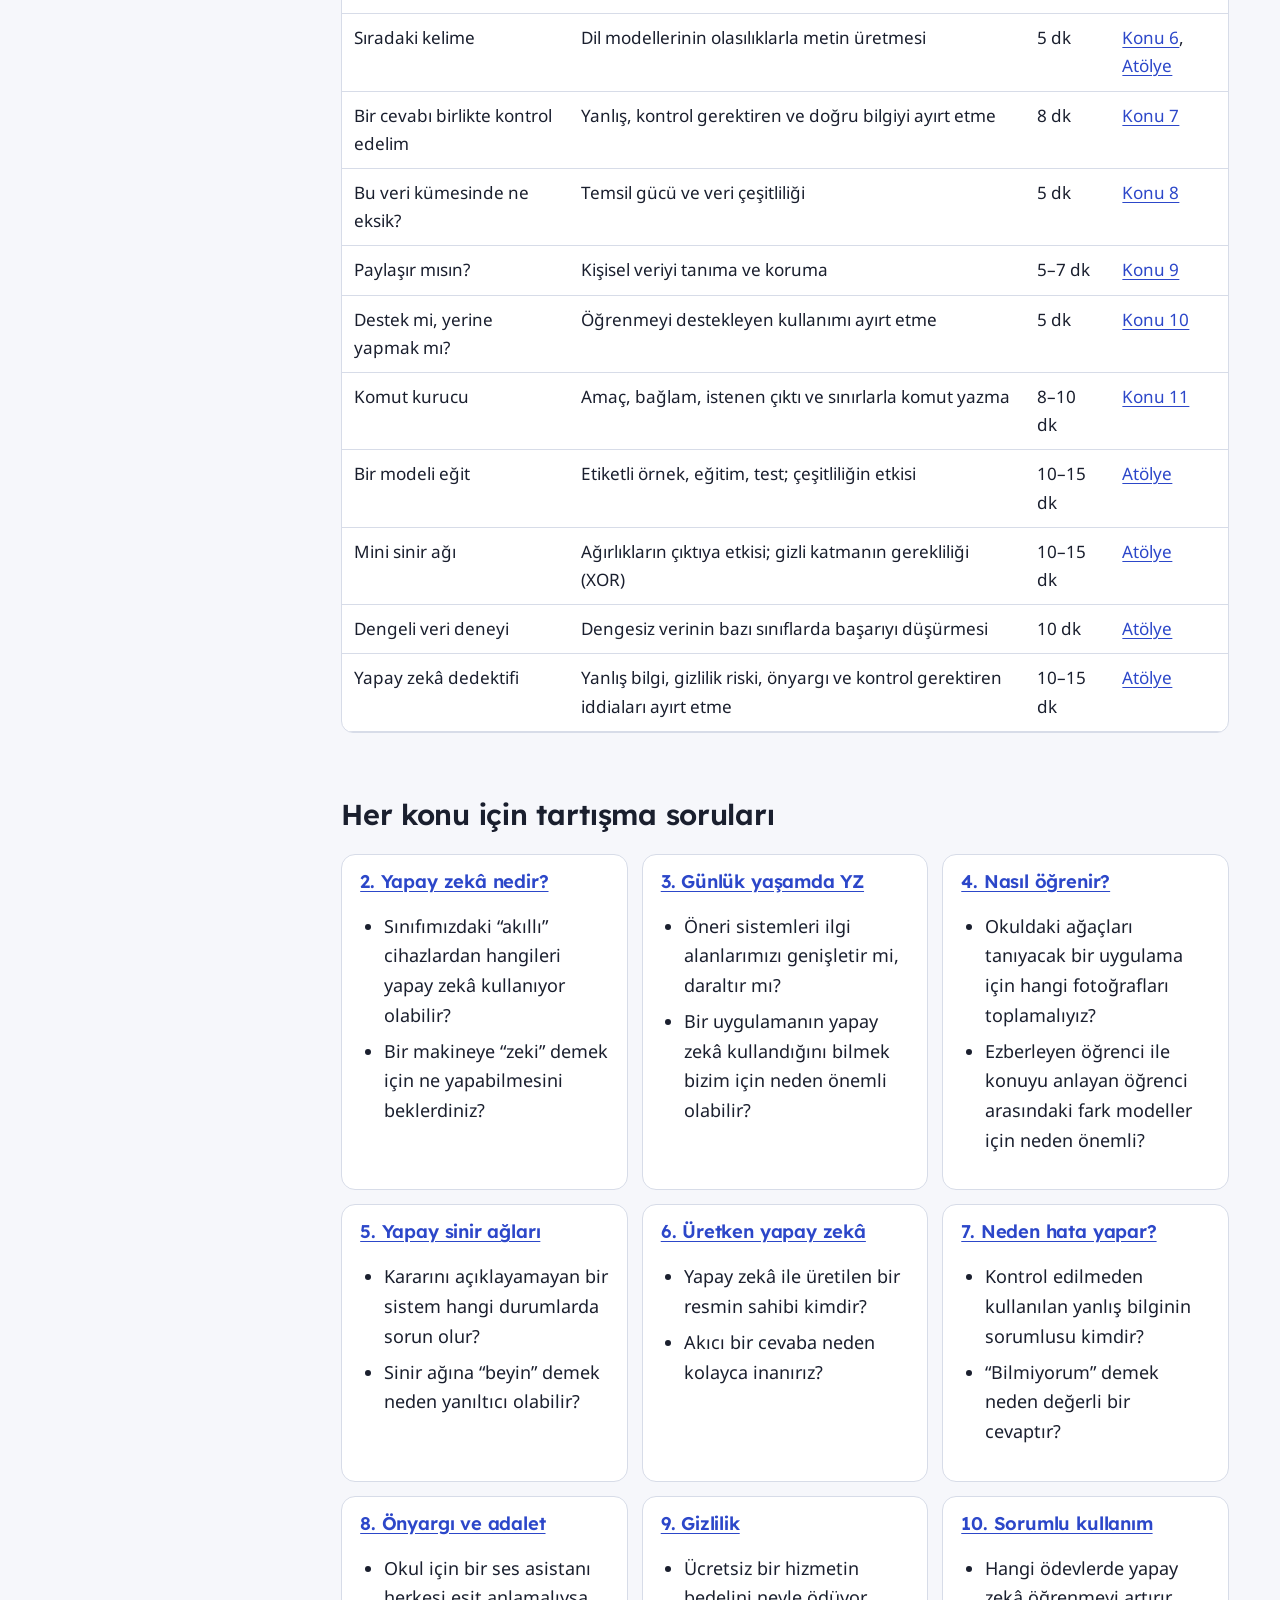
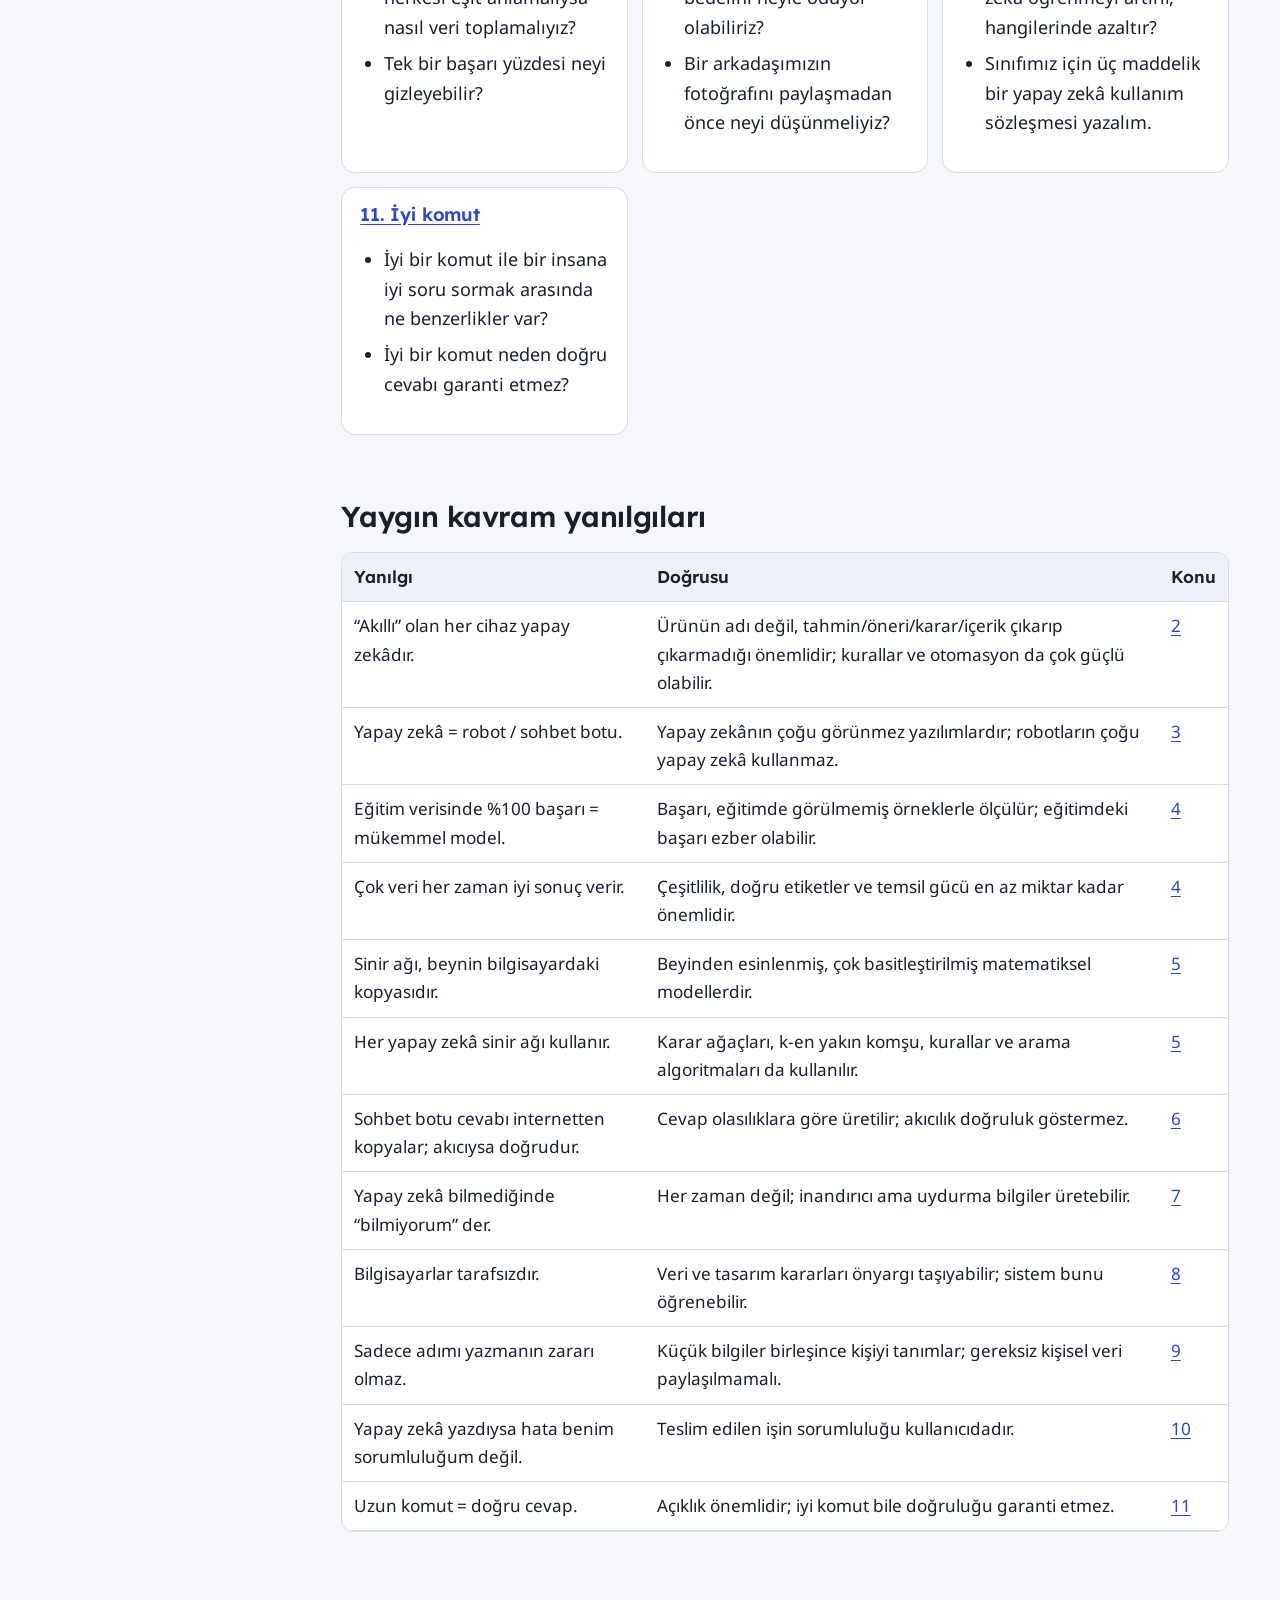
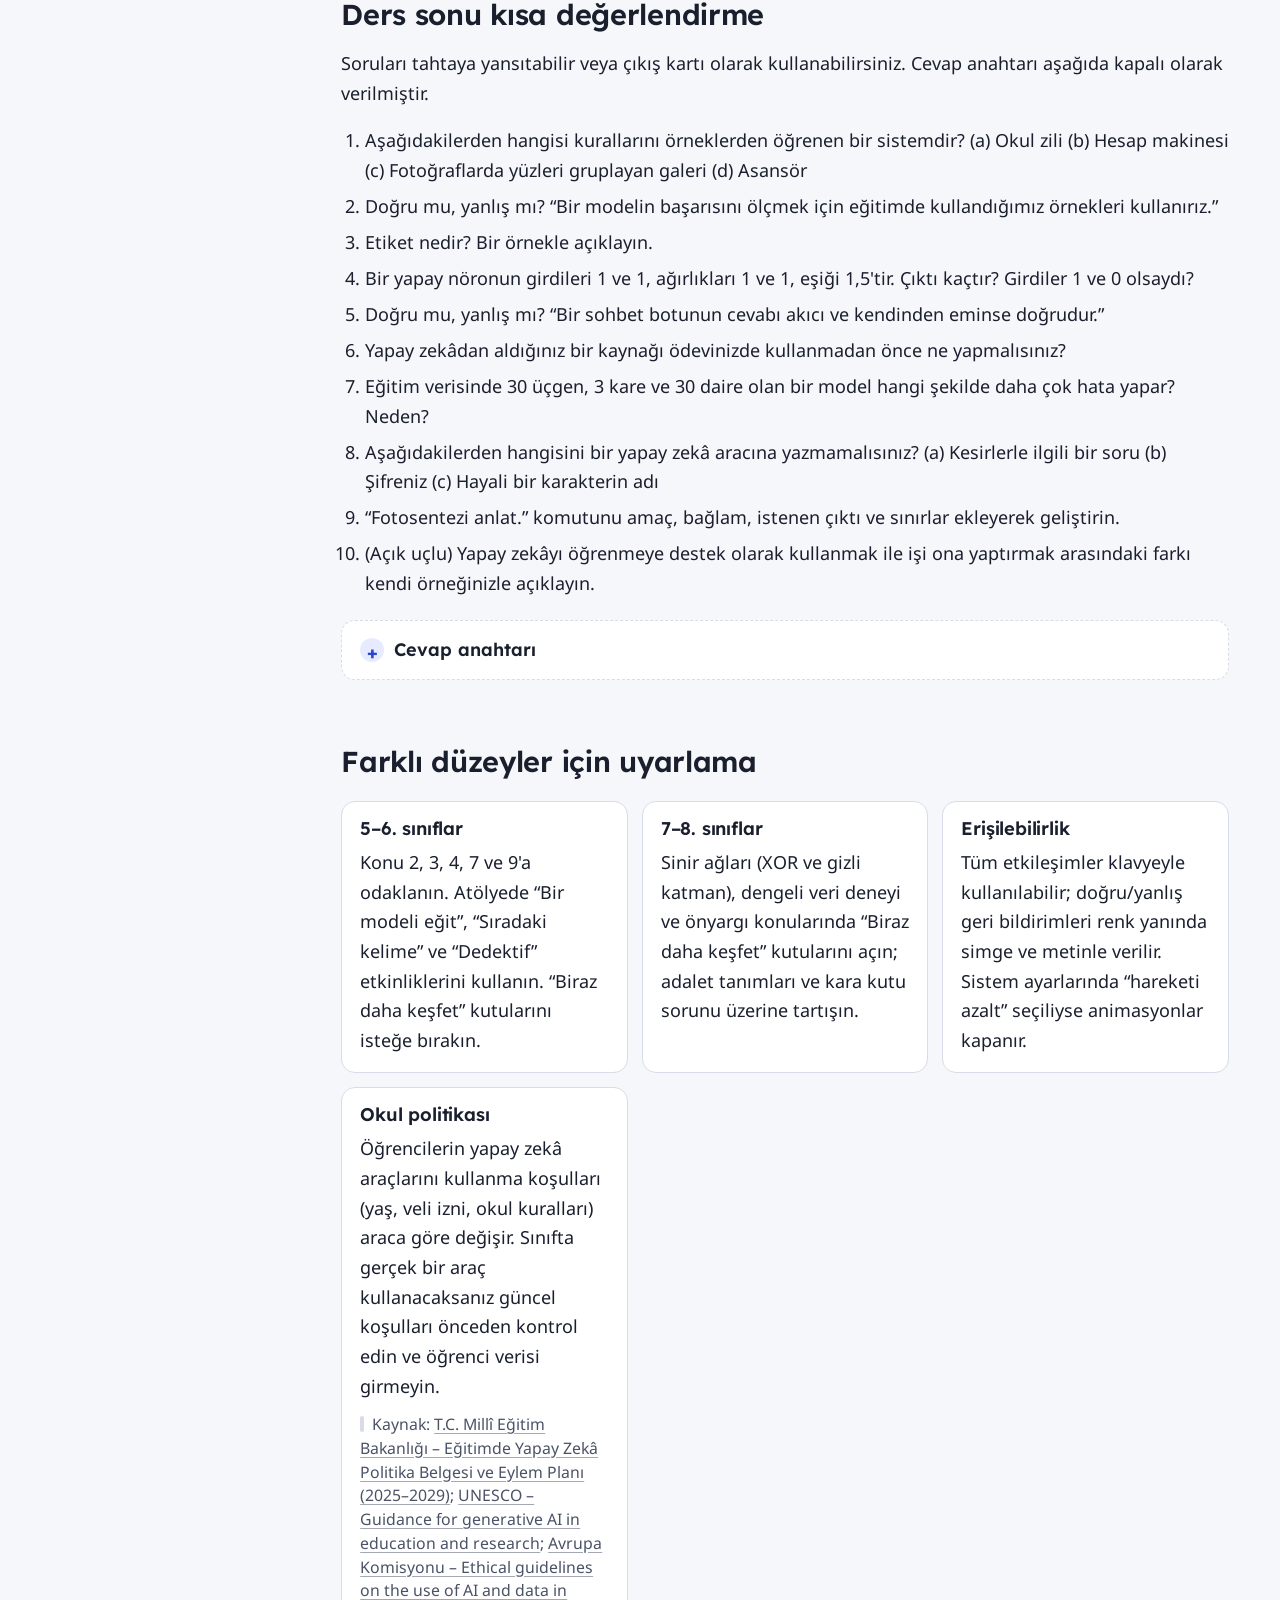
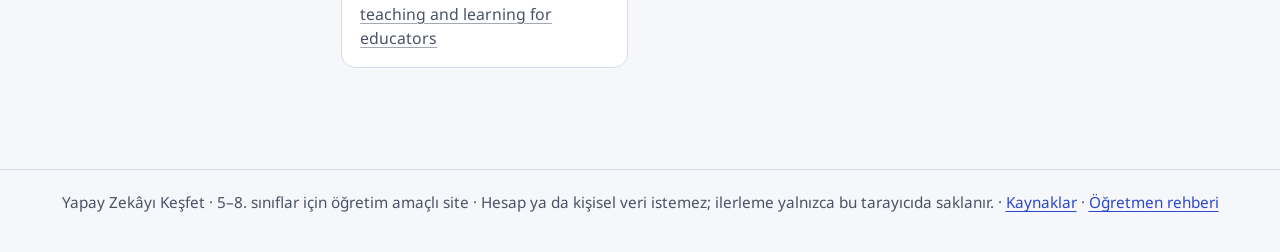
<file: ogretmen.html>
<!doctype html>
<html lang="tr">
<head>
<meta charset="utf-8">
<meta name="viewport" content="width=device-width, initial-scale=1">
<title>Öğretmen rehberi · Yapay Zekâyı Keşfet</title>
<meta name="description" content="40 dakikalık ve iki ders saatlik örnek ders akışları, tartışma soruları, etkinlik süreleri, kavram yanılgıları ve ders sonu değerlendirmesi.">
<link rel="preconnect" href="https://fonts.googleapis.com">
<link rel="preconnect" href="https://fonts.gstatic.com" crossorigin>
<link href="https://fonts.googleapis.com/css2?family=Lexend:wght@500;600;700&family=Noto+Sans:ital,wght@0,400;0,600;0,700;1,400&display=swap" rel="stylesheet">
<link rel="stylesheet" href="assets/css/site.css">
<script>try{var t=localStorage.getItem("yz-tema");if(t)document.documentElement.setAttribute("data-theme",JSON.parse(t));if(JSON.parse(localStorage.getItem("yz-sunum")))document.documentElement.classList.add("present-root")}catch(e){}</script>
</head>
<body data-page="ogretmen">
<a class="skip" href="#icerik">İçeriğe geç</a>
<header id="site-header"></header>
<div class="layout">
<nav id="sidebar"></nav>
<main id="icerik" tabindex="-1">
<article class="content wide">

<p class="eyebrow">Öğretmen için</p>
<h1>Öğretmen rehberi</h1>
<p class="lead">Bu rehber, siteyi 5–8. sınıflarda ders anlatırken kullanmanız için hazırlandı. İçerikten seçilmiş örnek ders akışları, her konu için tartışma soruları, etkinliklerin amaç ve süreleri, yaygın kavram yanılgıları ve ders sonu değerlendirmesi aşağıdadır.</p>

<section class="box" aria-labelledby="sinifta">
  <h2 id="sinifta" class="box-label">Sınıfta kullanım ipuçları</h2>
  <ul>
    <li><strong>Sunum modu:</strong> Üstteki “Sunum modu” düğmesine veya klavyede <kbd>P</kbd> tuşuna basın. Yazılar büyür, menü gizlenir; alttaki çubuktan istediğiniz konuya doğrudan geçebilirsiniz. Sunum modundayken <kbd>Shift</kbd> + <kbd>→</kbd> / <kbd>←</kbd> ile sonraki/önceki konuya geçilir. Bağlantının sonuna <code>?sunum=1</code> ekleyerek sayfayı doğrudan sunum modunda açabilirsiniz.</li>
    <li><strong>Doğrudan konuya geçiş:</strong> Arama kutusu (<kbd>/</kbd>) ve soldaki konu menüsü her sayfada kullanılabilir.</li>
    <li><strong>İnternet ve hesap:</strong> Etkinlikler tarayıcının içinde çalışır; öğrencilerin hesap açması, kişisel bilgi girmesi veya ücretli bir servise bağlanması gerekmez. İlerleme kaydı yalnızca kullanılan tarayıcıda tutulur. Ortak bilgisayarlarda soldaki “İlerlemeyi sıfırla” bağlantısıyla temizlenebilir. Yazı tipleri internet olmadan yüklenemezse site bilgisayarın kendi yazı tipleriyle çalışmaya devam eder.</li>
    <li><strong>Simülasyonlar hakkında:</strong> Atölyedeki etkinlikler gerçek ve tutarlı hesaplar yapar, ama gerçek yapay zekâ sistemlerinin basitleştirilmiş modelleridir. Her etkinliğin altındaki “Neler basitleştirildi?” bölümünü öğrencilerle birlikte okumanızı öneririz.</li>
  </ul>
</section>

<h2 id="ders-40">Örnek ders akışı: 40 dakika</h2>
<p><strong>Hedef:</strong> Öğrenciler yapay zekânın örneklerden öğrendiğini, bu yüzden yanılabileceğini ve cevaplarının kontrol edilmesi gerektiğini fark eder; kişisel bilgilerini korumanın temel kurallarını öğrenir.</p>
<div class="table-wrap"><table>
  <thead><tr><th>Süre</th><th>Etkinlik</th><th>Sayfa / bölüm</th><th>Öğretmen notu</th></tr></thead>
  <tbody>
    <tr><td>0–5 dk</td><td>Giriş: “Makineler düşünebilir mi?” sorusu. Öğrenciler el kaldırarak “evet / belki / hayır” der.</td><td><a href="index.html#kisa-tarih">Başlangıç – Kısa yolculuk</a></td><td>Turing ve Cahit Arf'tan söz edin. Cevabı şimdilik açık bırakın.</td></tr>
    <tr><td>5–12 dk</td><td>Kural, otomasyon ve öğrenen sistem farkı; “Hangisi hangisi?” etkinliği sınıfça.</td><td><a href="nedir.html#uc-yaklasim">Yapay zekâ nedir?</a></td><td>Tahtadaki “akıllı” cihazlardan örnek isteyin.</td></tr>
    <tr><td>12–24 dk</td><td>“Bir modeli eğit”: Önce tek tip örnekleri yükleyip test edin (12'de 8 doğru), sonra çeşitli örneklerle tekrar edin (12'de 11 doğru).</td><td><a href="atolye.html#sim-egit">Atölye – Bir modeli eğit</a></td><td>“Model kırmızı kareyi neden üçgen sandı?” sorusunu sorun. Eğitim ve test ayrımını vurgulayın.</td></tr>
    <tr><td>24–32 dk</td><td>“Bir cevabı birlikte kontrol edelim” etkinliği; ardından kontrol listesi.</td><td><a href="hatalar.html#birlikte">Neden hata yapar?</a></td><td>Akıcı cevabın doğru olmak zorunda olmadığını vurgulayın.</td></tr>
    <tr><td>32–36 dk</td><td>“Paylaşır mısın?” etkinliğinden 4–5 madde.</td><td><a href="gizlilik.html#paylasir">Gizlilik</a></td><td>Şifre, adres, fotoğraf ve başkalarının bilgileri üzerinde durun.</td></tr>
    <tr><td>36–40 dk</td><td>Çıkış kartı: Ders sonu değerlendirmesinden 3–4 soru.</td><td><a href="#degerlendirme">Bu sayfa – Değerlendirme</a></td><td>Açık uçlu soru 10'u ödev olarak verebilirsiniz.</td></tr>
  </tbody>
</table></div>

<h2 id="ders-80">Alternatif akış: İki ders saati (2 × 40 dakika)</h2>
<h3>1. ders: Yapay zekâ nasıl çalışır?</h3>
<div class="table-wrap"><table>
  <thead><tr><th>Süre</th><th>Etkinlik</th><th>Sayfa</th></tr></thead>
  <tbody>
    <tr><td>0–5 dk</td><td>Merak soruları ve öğrenme yolu</td><td><a href="index.html">Başlangıç</a></td></tr>
    <tr><td>5–13 dk</td><td>Tanım, üç yaklaşım, iç içe halkalar; “Hangisi hangisi?”</td><td><a href="nedir.html">Yapay zekâ nedir?</a></td></tr>
    <tr><td>13–18 dk</td><td>Bir öğrencinin sabahı; “YZ mi, değil mi, emin olamaz mıyız?”</td><td><a href="gunluk-yasam.html">Günlük yaşamda YZ</a></td></tr>
    <tr><td>18–30 dk</td><td>Temel kavramlar, eğitim/test; “Ezberleyen ve genelleyen model”; ardından “Bir modeli eğit”</td><td><a href="nasil-ogrenir.html">Nasıl öğrenir?</a>, <a href="atolye.html#sim-egit">Atölye</a></td></tr>
    <tr><td>30–40 dk</td><td>Tek nöron (VE/VEYA), aşamalı ağ şeması; zaman kalırsa “Mini sinir ağı” XOR ayarı</td><td><a href="sinir-aglari.html">Yapay sinir ağları</a>, <a href="atolye.html#sim-ag">Atölye</a></td></tr>
  </tbody>
</table></div>
<h3>2. ders: Sınırlar ve sorumlu kullanım</h3>
<div class="table-wrap"><table>
  <thead><tr><th>Süre</th><th>Etkinlik</th><th>Sayfa</th></tr></thead>
  <tbody>
    <tr><td>0–7 dk</td><td>Dil modeli nasıl üretir; “Sıradaki kelime” oyunu</td><td><a href="uretken-yz.html">Üretken yapay zekâ</a></td></tr>
    <tr><td>7–14 dk</td><td>Hata kaynakları; “Bir cevabı birlikte kontrol edelim”</td><td><a href="hatalar.html">Neden hata yapar?</a></td></tr>
    <tr><td>14–22 dk</td><td>Meyve örneği; “Dengeli veri deneyi” (10/10/10 ile 30/3/30 karşılaştırması)</td><td><a href="onyargi.html">Önyargı</a>, <a href="atolye.html#sim-denge">Atölye</a></td></tr>
    <tr><td>22–30 dk</td><td>“Yapay zekâ dedektifi” (grup çalışması: her grup 3 vaka)</td><td><a href="atolye.html#sim-dedektif">Atölye</a></td></tr>
    <tr><td>30–35 dk</td><td>Destek mi, yerine yapmak mı? Komut kurucuyla bir komut yazma</td><td><a href="sorumlu-kullanim.html">Sorumlu kullanım</a>, <a href="iyi-komut.html">İyi komut</a></td></tr>
    <tr><td>35–40 dk</td><td>Ders sonu değerlendirmesi</td><td><a href="#degerlendirme">Değerlendirme</a></td></tr>
  </tbody>
</table></div>

<h2 id="etkinlikler">Etkinliklerin amacı ve süresi</h2>
<div class="table-wrap"><table>
  <thead><tr><th>Etkinlik</th><th>Amaç</th><th>Süre</th><th>Yer</th></tr></thead>
  <tbody>
    <tr><td>Hangisi hangisi?</td><td>Kural, otomasyon ve öğrenen sistemi ayırt etme</td><td>5 dk</td><td><a href="nedir.html#ayir">Konu 2</a></td></tr>
    <tr><td>YZ mi, değil mi?</td><td>Yapay zekânın dışarıdan her zaman anlaşılamayacağını fark etme</td><td>5 dk</td><td><a href="gunluk-yasam.html#etkinlik">Konu 3</a></td></tr>
    <tr><td>Ezberleyen ve genelleyen model</td><td>Eğitim ve test ayrımının nedenini görme</td><td>3–5 dk</td><td><a href="nasil-ogrenir.html#egitim-test">Konu 4</a></td></tr>
    <tr><td>Tek nöron ve aşamalı ağ şeması</td><td>Ağırlık, eşik ve katman kavramları</td><td>8–10 dk</td><td><a href="sinir-aglari.html#tek-noron">Konu 5</a></td></tr>
    <tr><td>Sıradaki kelime</td><td>Dil modellerinin olasılıklarla metin üretmesi</td><td>5 dk</td><td><a href="uretken-yz.html#dil-modeli">Konu 6</a>, <a href="atolye.html#sim-kelime">Atölye</a></td></tr>
    <tr><td>Bir cevabı birlikte kontrol edelim</td><td>Yanlış, kontrol gerektiren ve doğru bilgiyi ayırt etme</td><td>8 dk</td><td><a href="hatalar.html#birlikte">Konu 7</a></td></tr>
    <tr><td>Bu veri kümesinde ne eksik?</td><td>Temsil gücü ve veri çeşitliliği</td><td>5 dk</td><td><a href="onyargi.html#etkinlik">Konu 8</a></td></tr>
    <tr><td>Paylaşır mısın?</td><td>Kişisel veriyi tanıma ve koruma</td><td>5–7 dk</td><td><a href="gizlilik.html#paylasir">Konu 9</a></td></tr>
    <tr><td>Destek mi, yerine yapmak mı?</td><td>Öğrenmeyi destekleyen kullanımı ayırt etme</td><td>5 dk</td><td><a href="sorumlu-kullanim.html#senaryo">Konu 10</a></td></tr>
    <tr><td>Komut kurucu</td><td>Amaç, bağlam, istenen çıktı ve sınırlarla komut yazma</td><td>8–10 dk</td><td><a href="iyi-komut.html#komut-kurucu">Konu 11</a></td></tr>
    <tr><td>Bir modeli eğit</td><td>Etiketli örnek, eğitim, test; çeşitliliğin etkisi</td><td>10–15 dk</td><td><a href="atolye.html#sim-egit">Atölye</a></td></tr>
    <tr><td>Mini sinir ağı</td><td>Ağırlıkların çıktıya etkisi; gizli katmanın gerekliliği (XOR)</td><td>10–15 dk</td><td><a href="atolye.html#sim-ag">Atölye</a></td></tr>
    <tr><td>Dengeli veri deneyi</td><td>Dengesiz verinin bazı sınıflarda başarıyı düşürmesi</td><td>10 dk</td><td><a href="atolye.html#sim-denge">Atölye</a></td></tr>
    <tr><td>Yapay zekâ dedektifi</td><td>Yanlış bilgi, gizlilik riski, önyargı ve kontrol gerektiren iddiaları ayırt etme</td><td>10–15 dk</td><td><a href="atolye.html#sim-dedektif">Atölye</a></td></tr>
  </tbody>
</table></div>

<h2 id="tartisma">Her konu için tartışma soruları</h2>
<div class="grid two">
  <div class="card"><h3><a href="nedir.html">2. Yapay zekâ nedir?</a></h3><ul><li>Sınıfımızdaki “akıllı” cihazlardan hangileri yapay zekâ kullanıyor olabilir?</li><li>Bir makineye “zeki” demek için ne yapabilmesini beklerdiniz?</li></ul></div>
  <div class="card"><h3><a href="gunluk-yasam.html">3. Günlük yaşamda YZ</a></h3><ul><li>Öneri sistemleri ilgi alanlarımızı genişletir mi, daraltır mı?</li><li>Bir uygulamanın yapay zekâ kullandığını bilmek bizim için neden önemli olabilir?</li></ul></div>
  <div class="card"><h3><a href="nasil-ogrenir.html">4. Nasıl öğrenir?</a></h3><ul><li>Okuldaki ağaçları tanıyacak bir uygulama için hangi fotoğrafları toplamalıyız?</li><li>Ezberleyen öğrenci ile konuyu anlayan öğrenci arasındaki fark modeller için neden önemli?</li></ul></div>
  <div class="card"><h3><a href="sinir-aglari.html">5. Yapay sinir ağları</a></h3><ul><li>Kararını açıklayamayan bir sistem hangi durumlarda sorun olur?</li><li>Sinir ağına “beyin” demek neden yanıltıcı olabilir?</li></ul></div>
  <div class="card"><h3><a href="uretken-yz.html">6. Üretken yapay zekâ</a></h3><ul><li>Yapay zekâ ile üretilen bir resmin sahibi kimdir?</li><li>Akıcı bir cevaba neden kolayca inanırız?</li></ul></div>
  <div class="card"><h3><a href="hatalar.html">7. Neden hata yapar?</a></h3><ul><li>Kontrol edilmeden kullanılan yanlış bilginin sorumlusu kimdir?</li><li>“Bilmiyorum” demek neden değerli bir cevaptır?</li></ul></div>
  <div class="card"><h3><a href="onyargi.html">8. Önyargı ve adalet</a></h3><ul><li>Okul için bir ses asistanı herkesi eşit anlamalıysa nasıl veri toplamalıyız?</li><li>Tek bir başarı yüzdesi neyi gizleyebilir?</li></ul></div>
  <div class="card"><h3><a href="gizlilik.html">9. Gizlilik</a></h3><ul><li>Ücretsiz bir hizmetin bedelini neyle ödüyor olabiliriz?</li><li>Bir arkadaşımızın fotoğrafını paylaşmadan önce neyi düşünmeliyiz?</li></ul></div>
  <div class="card"><h3><a href="sorumlu-kullanim.html">10. Sorumlu kullanım</a></h3><ul><li>Hangi ödevlerde yapay zekâ öğrenmeyi artırır, hangilerinde azaltır?</li><li>Sınıfımız için üç maddelik bir yapay zekâ kullanım sözleşmesi yazalım.</li></ul></div>
  <div class="card"><h3><a href="iyi-komut.html">11. İyi komut</a></h3><ul><li>İyi bir komut ile bir insana iyi soru sormak arasında ne benzerlikler var?</li><li>İyi bir komut neden doğru cevabı garanti etmez?</li></ul></div>
</div>

<h2 id="yanilgilar">Yaygın kavram yanılgıları</h2>
<div class="table-wrap"><table>
  <thead><tr><th>Yanılgı</th><th>Doğrusu</th><th>Konu</th></tr></thead>
  <tbody>
    <tr><td>“Akıllı” olan her cihaz yapay zekâdır.</td><td>Ürünün adı değil, tahmin/öneri/karar/içerik çıkarıp çıkarmadığı önemlidir; kurallar ve otomasyon da çok güçlü olabilir.</td><td><a href="nedir.html#yanlis">2</a></td></tr>
    <tr><td>Yapay zekâ = robot / sohbet botu.</td><td>Yapay zekânın çoğu görünmez yazılımlardır; robotların çoğu yapay zekâ kullanmaz.</td><td><a href="gunluk-yasam.html#yanlis">3</a></td></tr>
    <tr><td>Eğitim verisinde %100 başarı = mükemmel model.</td><td>Başarı, eğitimde görülmemiş örneklerle ölçülür; eğitimdeki başarı ezber olabilir.</td><td><a href="nasil-ogrenir.html#yanlis">4</a></td></tr>
    <tr><td>Çok veri her zaman iyi sonuç verir.</td><td>Çeşitlilik, doğru etiketler ve temsil gücü en az miktar kadar önemlidir.</td><td><a href="nasil-ogrenir.html#cok-veri">4</a></td></tr>
    <tr><td>Sinir ağı, beynin bilgisayardaki kopyasıdır.</td><td>Beyinden esinlenmiş, çok basitleştirilmiş matematiksel modellerdir.</td><td><a href="sinir-aglari.html#yanlis">5</a></td></tr>
    <tr><td>Her yapay zekâ sinir ağı kullanır.</td><td>Karar ağaçları, k-en yakın komşu, kurallar ve arama algoritmaları da kullanılır.</td><td><a href="sinir-aglari.html#hepsi-degil">5</a></td></tr>
    <tr><td>Sohbet botu cevabı internetten kopyalar; akıcıysa doğrudur.</td><td>Cevap olasılıklara göre üretilir; akıcılık doğruluk göstermez.</td><td><a href="uretken-yz.html#yanlis">6</a></td></tr>
    <tr><td>Yapay zekâ bilmediğinde “bilmiyorum” der.</td><td>Her zaman değil; inandırıcı ama uydurma bilgiler üretebilir.</td><td><a href="hatalar.html#yanlis">7</a></td></tr>
    <tr><td>Bilgisayarlar tarafsızdır.</td><td>Veri ve tasarım kararları önyargı taşıyabilir; sistem bunu öğrenebilir.</td><td><a href="onyargi.html#yanlis">8</a></td></tr>
    <tr><td>Sadece adımı yazmanın zararı olmaz.</td><td>Küçük bilgiler birleşince kişiyi tanımlar; gereksiz kişisel veri paylaşılmamalı.</td><td><a href="gizlilik.html#yanlis">9</a></td></tr>
    <tr><td>Yapay zekâ yazdıysa hata benim sorumluluğum değil.</td><td>Teslim edilen işin sorumluluğu kullanıcıdadır.</td><td><a href="sorumlu-kullanim.html#yanlis">10</a></td></tr>
    <tr><td>Uzun komut = doğru cevap.</td><td>Açıklık önemlidir; iyi komut bile doğruluğu garanti etmez.</td><td><a href="iyi-komut.html#yanlis">11</a></td></tr>
  </tbody>
</table></div>

<h2 id="degerlendirme">Ders sonu kısa değerlendirme</h2>
<p>Soruları tahtaya yansıtabilir veya çıkış kartı olarak kullanabilirsiniz. Cevap anahtarı aşağıda kapalı olarak verilmiştir.</p>
<ol>
  <li>Aşağıdakilerden hangisi kurallarını örneklerden öğrenen bir sistemdir? (a) Okul zili (b) Hesap makinesi (c) Fotoğraflarda yüzleri gruplayan galeri (d) Asansör</li>
  <li>Doğru mu, yanlış mı? “Bir modelin başarısını ölçmek için eğitimde kullandığımız örnekleri kullanırız.”</li>
  <li>Etiket nedir? Bir örnekle açıklayın.</li>
  <li>Bir yapay nöronun girdileri 1 ve 1, ağırlıkları 1 ve 1, eşiği 1,5'tir. Çıktı kaçtır? Girdiler 1 ve 0 olsaydı?</li>
  <li>Doğru mu, yanlış mı? “Bir sohbet botunun cevabı akıcı ve kendinden eminse doğrudur.”</li>
  <li>Yapay zekâdan aldığınız bir kaynağı ödevinizde kullanmadan önce ne yapmalısınız?</li>
  <li>Eğitim verisinde 30 üçgen, 3 kare ve 30 daire olan bir model hangi şekilde daha çok hata yapar? Neden?</li>
  <li>Aşağıdakilerden hangisini bir yapay zekâ aracına yazmamalısınız? (a) Kesirlerle ilgili bir soru (b) Şifreniz (c) Hayali bir karakterin adı</li>
  <li>“Fotosentezi anlat.” komutunu amaç, bağlam, istenen çıktı ve sınırlar ekleyerek geliştirin.</li>
  <li>(Açık uçlu) Yapay zekâyı öğrenmeye destek olarak kullanmak ile işi ona yaptırmak arasındaki farkı kendi örneğinizle açıklayın.</li>
</ol>
<details class="more">
  <summary>Cevap anahtarı</summary>
  <div class="more-body">
    <ol>
      <li>(c). Galeri, yüz örüntülerini öğrenen bir model kullanır; diğerleri kurallar veya otomasyonla çalışır.</li>
      <li>Yanlış. Başarı, eğitimde hiç kullanılmamış test örnekleriyle ölçülür.</li>
      <li>Bir örneğin doğru cevabıdır; ör. bir fotoğraf için “kedi”, bir e-posta için “istenmeyen”.</li>
      <li>1×1 + 1×1 = 2 ≥ 1,5 → çıktı 1. Girdiler 1 ve 0 ise toplam 1 &lt; 1,5 → çıktı 0. (VE kuralı)</li>
      <li>Yanlış. Akıcı cevaplar da yanlış veya uydurma olabilir.</li>
      <li>Kaynağın gerçekten var olduğunu ve bu bilgiyi gerçekten içerdiğini kontrol etmek; bulunamıyorsa kullanmamak.</li>
      <li>Kare. Eğitimde az örneği olduğu için model kareleri öğrenmekte zorlanır; atölyedeki deneyde bu dağılımla kareler için başarı 10'da 1'dir.</li>
      <li>(b) Şifre.</li>
      <li>Örnek: “7. sınıf öğrencisiyim; fotosentezi sınıfta anlatacağım. Bitkilerin nasıl besin ürettiğini günlük yaşamdan bir benzetmeyle 5 cümlede açıkla, sonunda 2 soru sor; emin olmadığın bilgiyi belirt.”</li>
      <li>Değerlendirme ölçütü: Öğrenci, düşünme işini kimin yaptığını ayırt ediyor mu (açıklama isteme / kendini sınama / geri bildirim ↔ yazdırıp teslim etme), kaynak kontrolünden ve katkının belirtilmesinden söz ediyor mu?</li>
    </ol>
  </div>
</details>

<h2 id="uyarlama">Farklı düzeyler için uyarlama</h2>
<div class="grid two">
  <div class="card"><h3>5–6. sınıflar</h3><p>Konu 2, 3, 4, 7 ve 9'a odaklanın. Atölyede “Bir modeli eğit”, “Sıradaki kelime” ve “Dedektif” etkinliklerini kullanın. “Biraz daha keşfet” kutularını isteğe bırakın.</p></div>
  <div class="card"><h3>7–8. sınıflar</h3><p>Sinir ağları (XOR ve gizli katman), dengeli veri deneyi ve önyargı konularında “Biraz daha keşfet” kutularını açın; adalet tanımları ve kara kutu sorunu üzerine tartışın.</p></div>
  <div class="card"><h3>Erişilebilirlik</h3><p>Tüm etkileşimler klavyeyle kullanılabilir; doğru/yanlış geri bildirimleri renk yanında simge ve metinle verilir. Sistem ayarlarında “hareketi azalt” seçiliyse animasyonlar kapanır.</p></div>
  <div class="card"><h3>Okul politikası</h3><p>Öğrencilerin yapay zekâ araçlarını kullanma koşulları (yaş, veli izni, okul kuralları) araca göre değişir. Sınıfta gerçek bir araç kullanacaksanız güncel koşulları önceden kontrol edin ve öğrenci verisi girmeyin.</p><p class="src" data-src="meb-politika,unesco-uretken,ab-ogretmen"></p></div>
</div>

<nav id="pager"></nav>
</article>
</main>
</div>
<footer id="site-footer"></footer>
<script src="assets/js/data.js"></script>
<script src="assets/js/search-index.js"></script>
<script src="assets/js/site.js"></script>
</body>
</html>
</file>
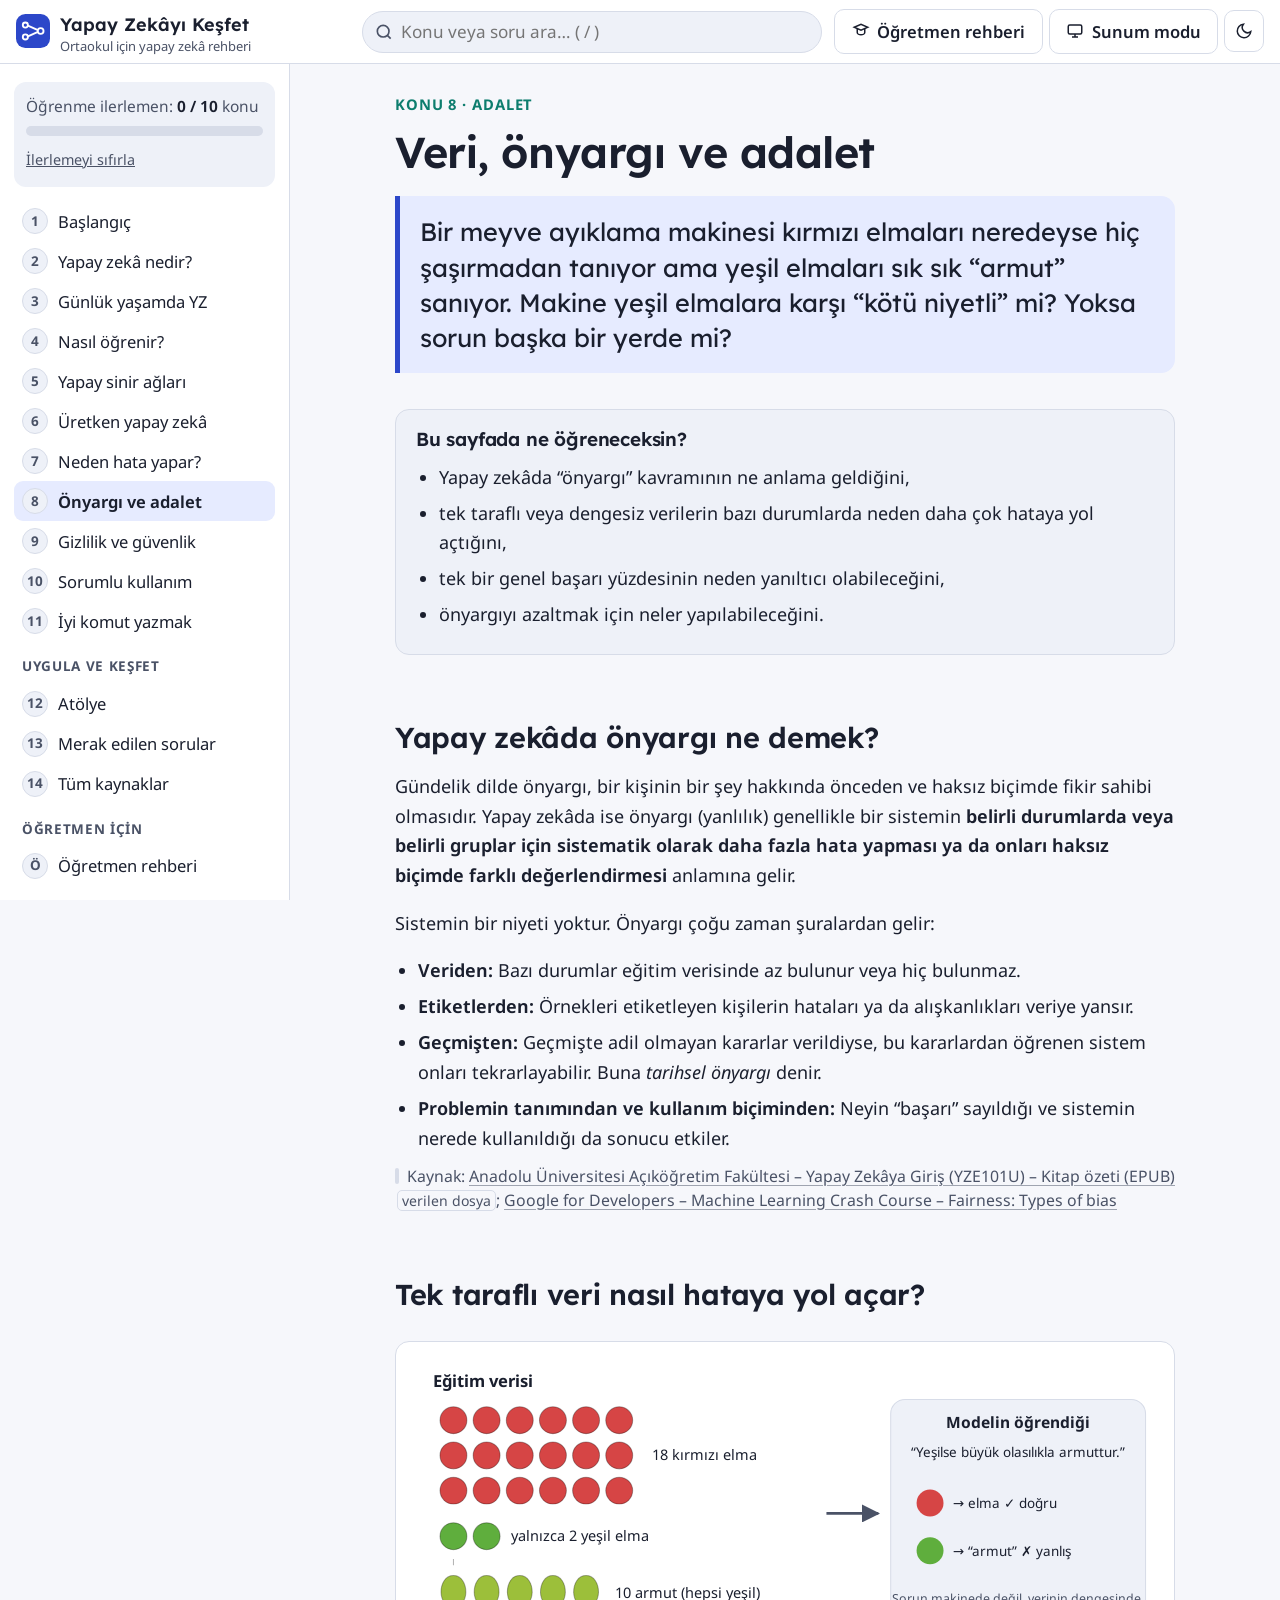
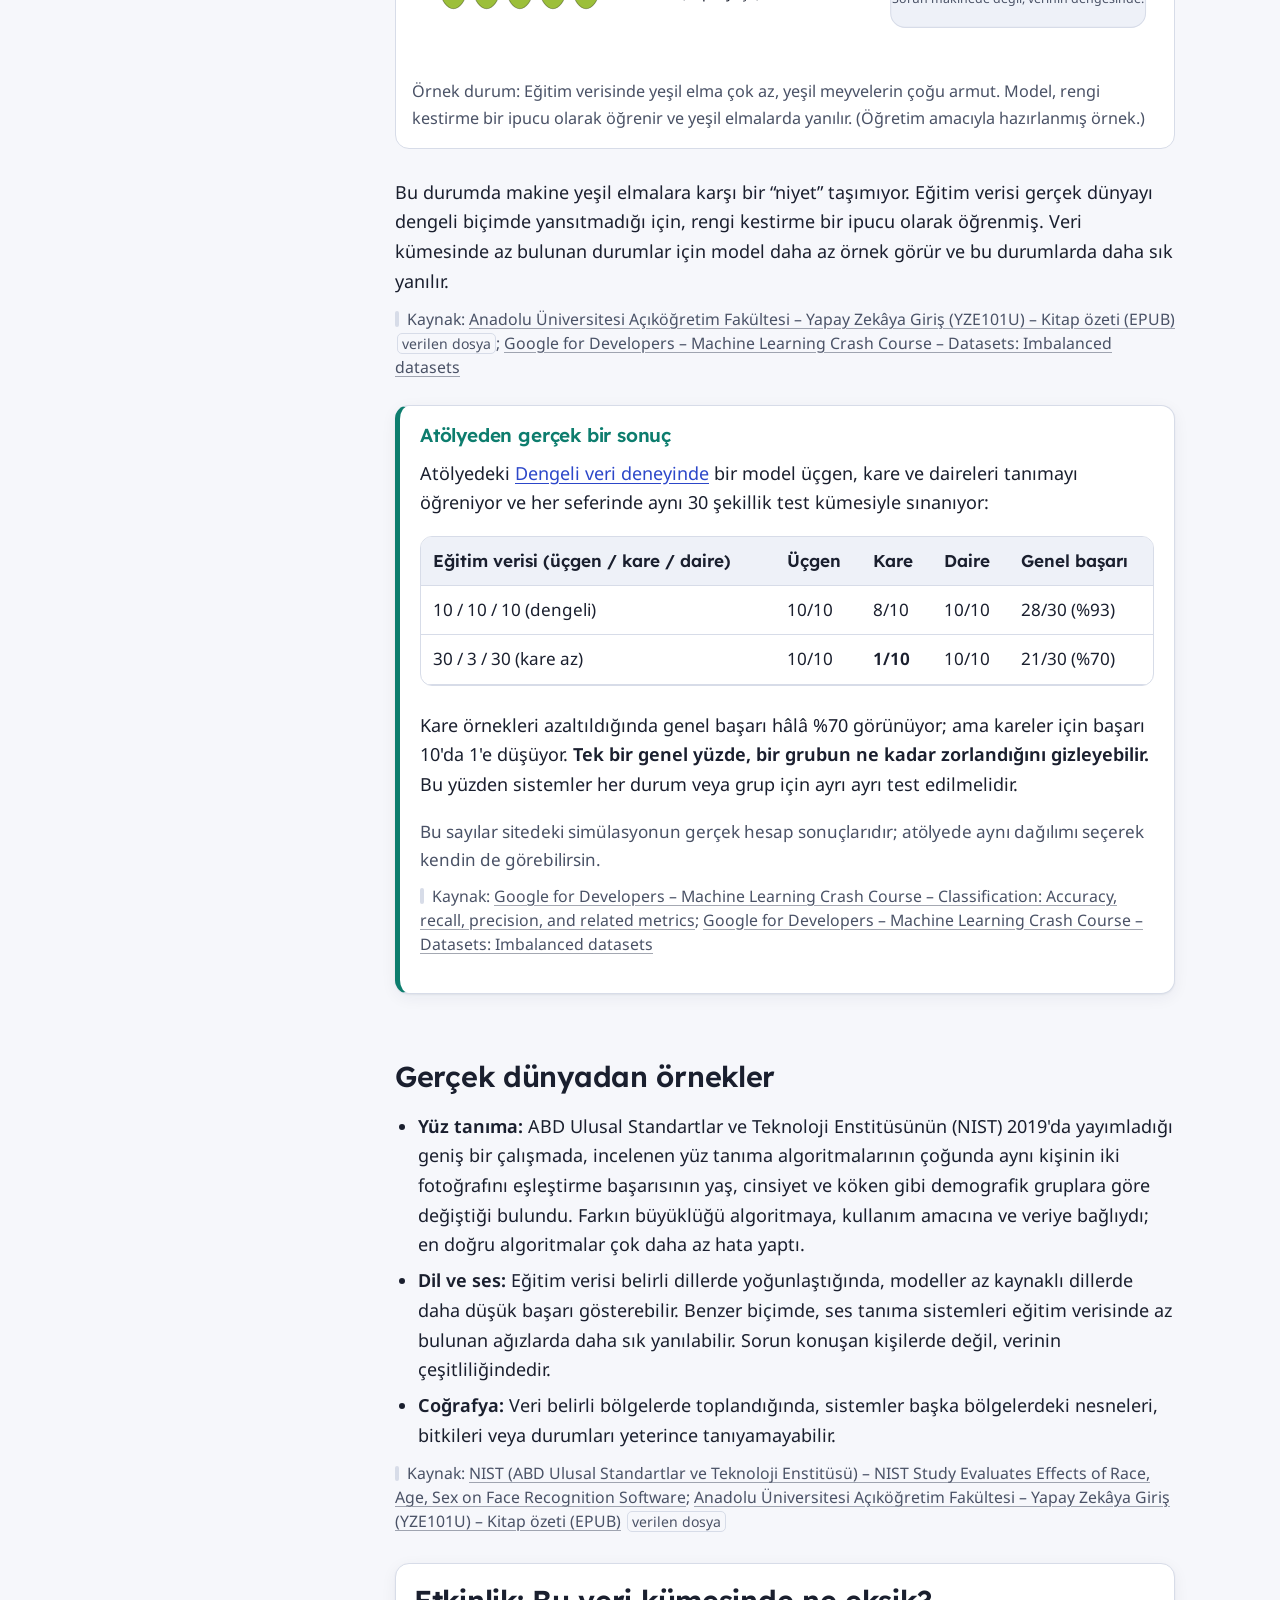
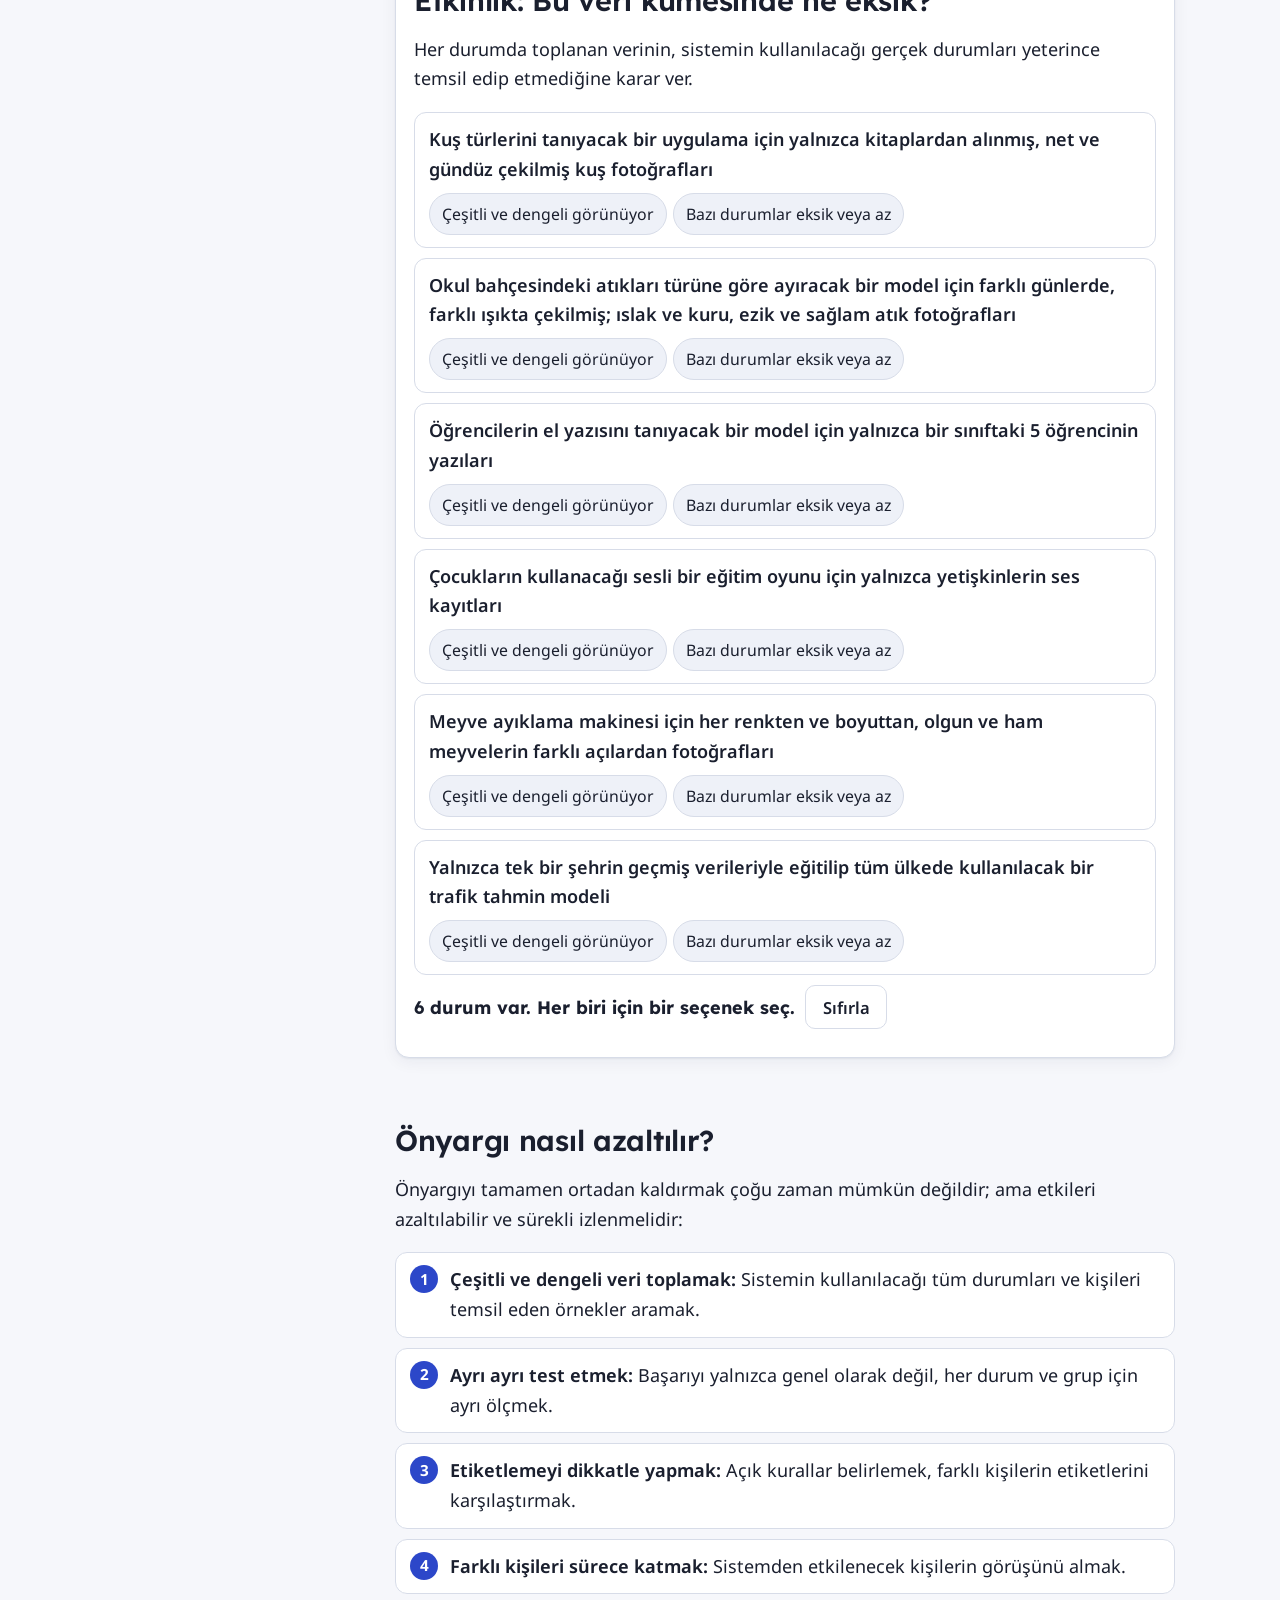
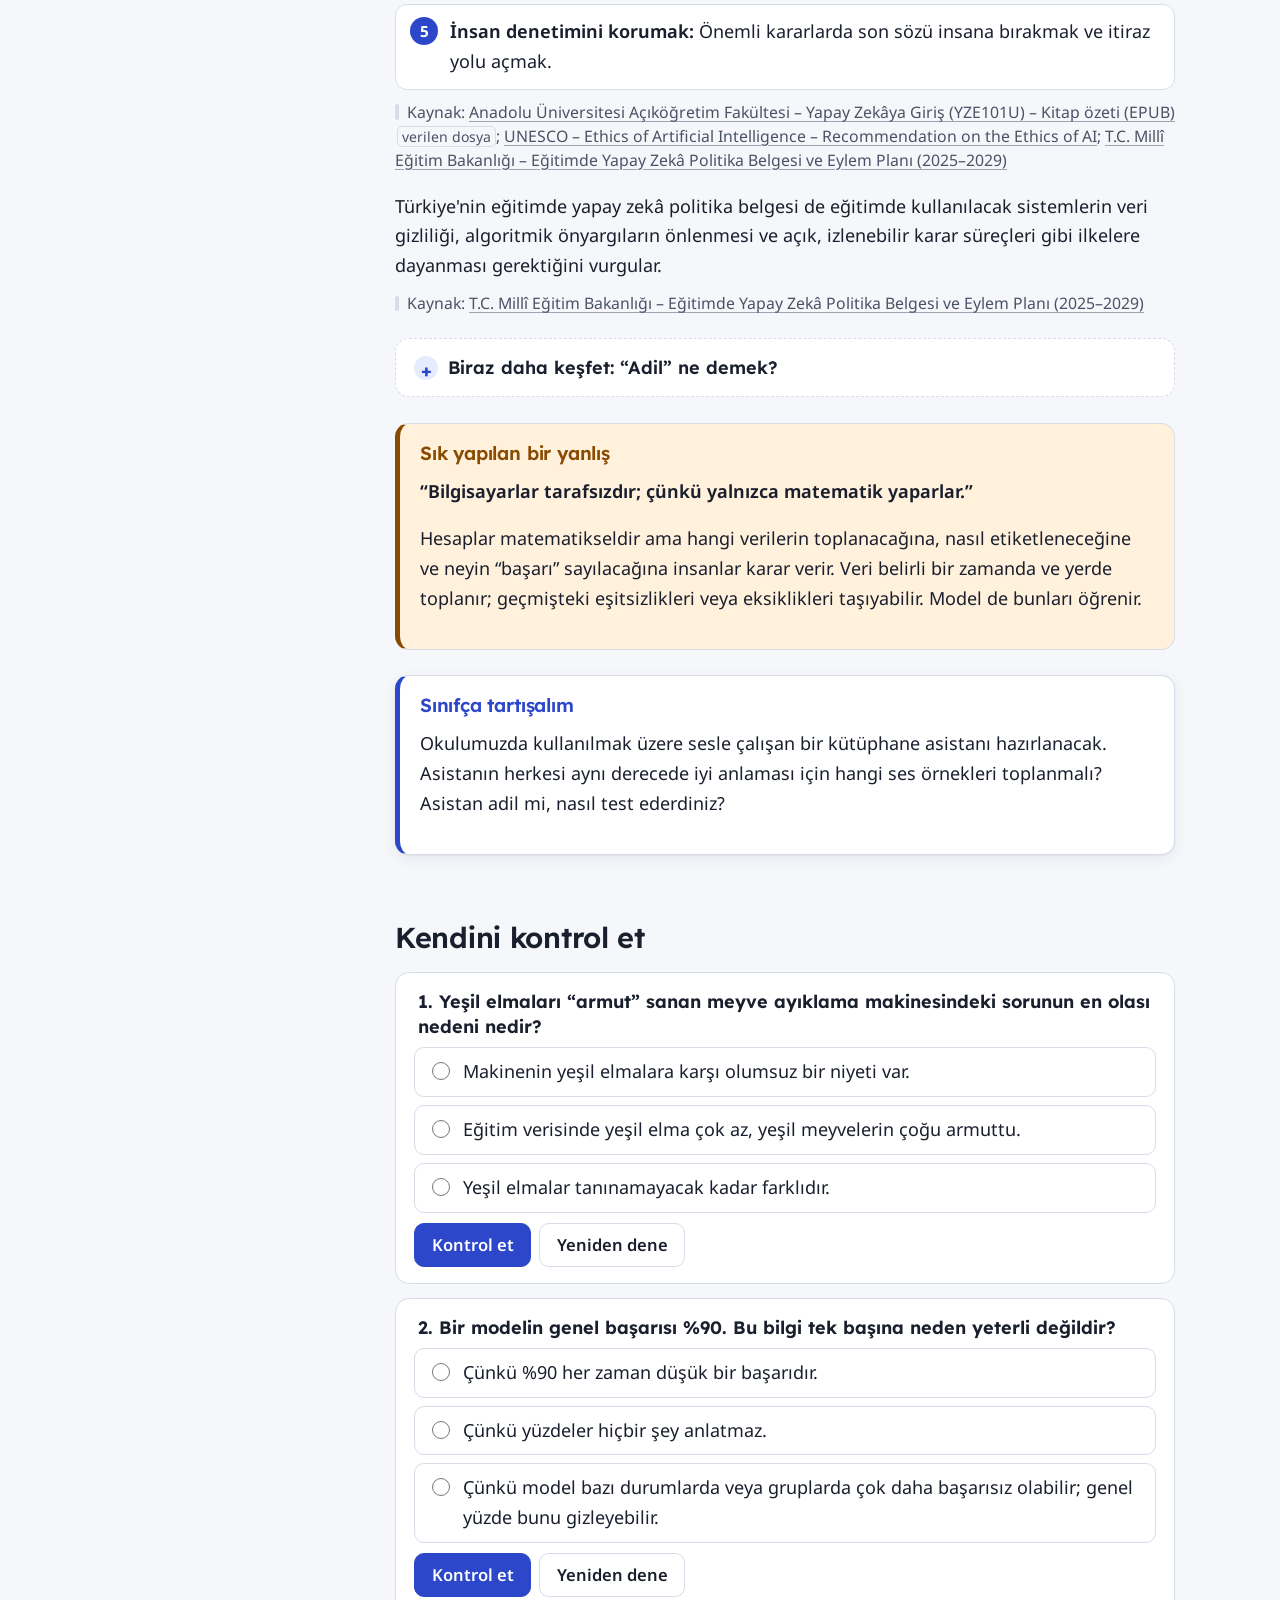
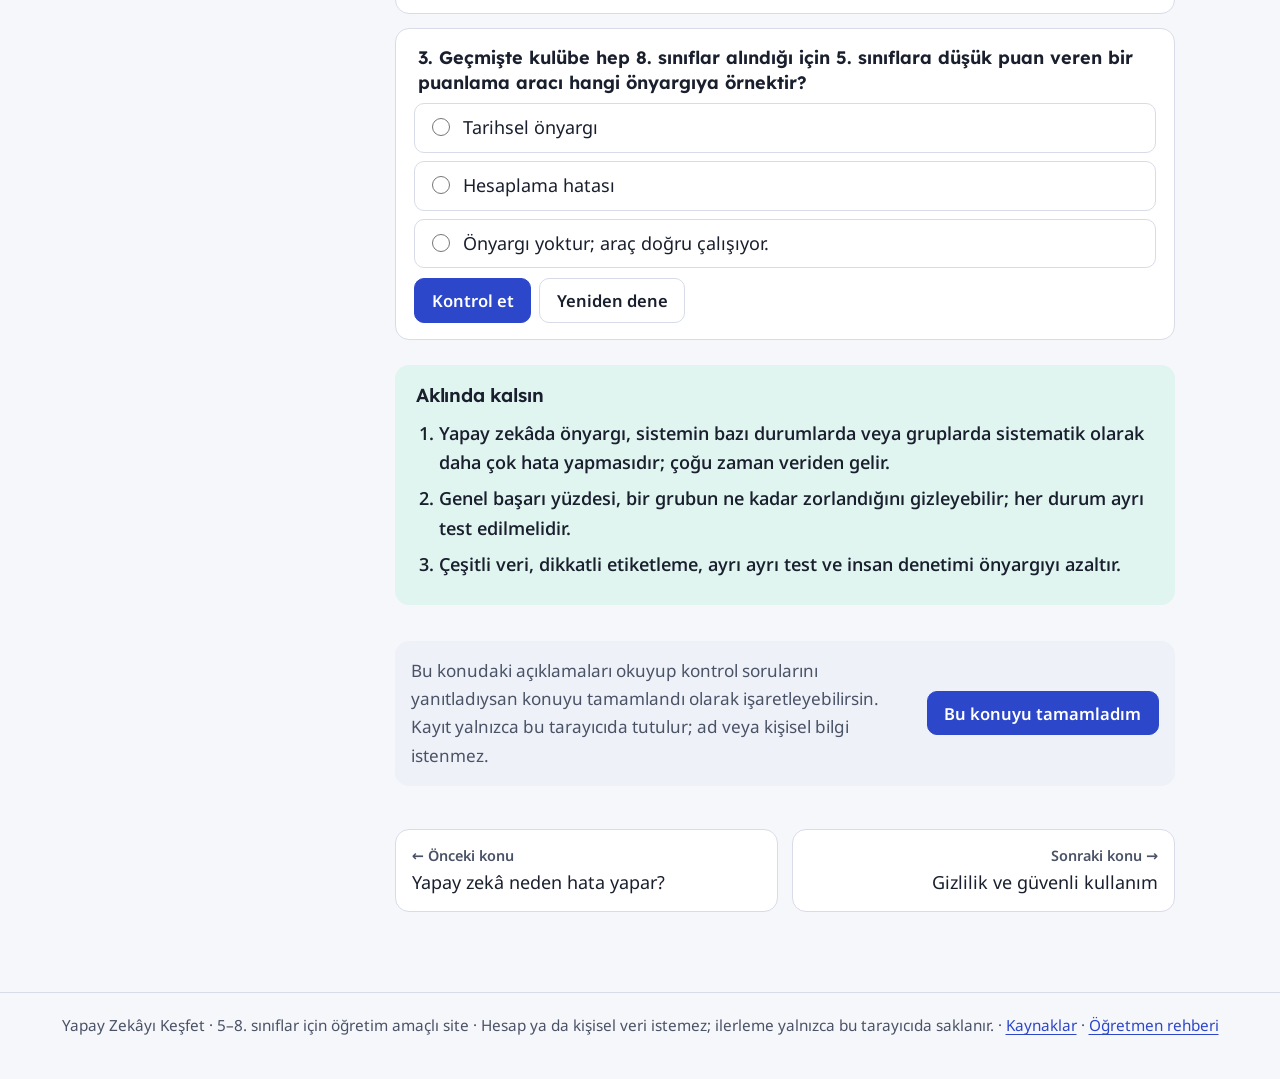
<file: onyargi.html>
<!doctype html>
<html lang="tr">
<head>
<meta charset="utf-8">
<meta name="viewport" content="width=device-width, initial-scale=1">
<title>Veri, önyargı ve adalet · Yapay Zekâyı Keşfet</title>
<meta name="description" content="Tek taraflı veya dengesiz verilerle eğitilen sistemlerin neden bazı durumlarda daha çok hata yaptığı ve bunun nasıl azaltılabileceği.">
<link rel="preconnect" href="https://fonts.googleapis.com">
<link rel="preconnect" href="https://fonts.gstatic.com" crossorigin>
<link href="https://fonts.googleapis.com/css2?family=Lexend:wght@500;600;700&family=Noto+Sans:ital,wght@0,400;0,600;0,700;1,400&display=swap" rel="stylesheet">
<link rel="stylesheet" href="assets/css/site.css">
<script>try{var t=localStorage.getItem("yz-tema");if(t)document.documentElement.setAttribute("data-theme",JSON.parse(t));if(JSON.parse(localStorage.getItem("yz-sunum")))document.documentElement.classList.add("present-root")}catch(e){}</script>
</head>
<body data-page="onyargi">
<a class="skip" href="#icerik">İçeriğe geç</a>
<header id="site-header"></header>
<div class="layout">
<nav id="sidebar"></nav>
<main id="icerik" tabindex="-1">
<article class="content">

<p class="eyebrow">Konu 8 · Adalet</p>
<h1>Veri, önyargı ve adalet</h1>
<p class="hook">Bir meyve ayıklama makinesi kırmızı elmaları neredeyse hiç şaşırmadan tanıyor ama yeşil elmaları sık sık “armut” sanıyor. Makine yeşil elmalara karşı “kötü niyetli” mi? Yoksa sorun başka bir yerde mi?</p>

<section class="box learn" aria-labelledby="ogren">
  <h2 id="ogren" class="box-label">Bu sayfada ne öğreneceksin?</h2>
  <ul>
    <li>Yapay zekâda “önyargı” kavramının ne anlama geldiğini,</li>
    <li>tek taraflı veya dengesiz verilerin bazı durumlarda neden daha çok hataya yol açtığını,</li>
    <li>tek bir genel başarı yüzdesinin neden yanıltıcı olabileceğini,</li>
    <li>önyargıyı azaltmak için neler yapılabileceğini.</li>
  </ul>
</section>

<h2 id="nedir">Yapay zekâda önyargı ne demek?</h2>
<p>Gündelik dilde önyargı, bir kişinin bir şey hakkında önceden ve haksız biçimde fikir sahibi olmasıdır. Yapay zekâda ise önyargı (yanlılık) genellikle bir sistemin <strong>belirli durumlarda veya belirli gruplar için sistematik olarak daha fazla hata yapması ya da onları haksız biçimde farklı değerlendirmesi</strong> anlamına gelir.</p>
<p>Sistemin bir niyeti yoktur. Önyargı çoğu zaman şuralardan gelir:</p>
<ul>
  <li><strong>Veriden:</strong> Bazı durumlar eğitim verisinde az bulunur veya hiç bulunmaz.</li>
  <li><strong>Etiketlerden:</strong> Örnekleri etiketleyen kişilerin hataları ya da alışkanlıkları veriye yansır.</li>
  <li><strong>Geçmişten:</strong> Geçmişte adil olmayan kararlar verildiyse, bu kararlardan öğrenen sistem onları tekrarlayabilir. Buna <em>tarihsel önyargı</em> denir.</li>
  <li><strong>Problemin tanımından ve kullanım biçiminden:</strong> Neyin “başarı” sayıldığı ve sistemin nerede kullanıldığı da sonucu etkiler.</li>
</ul>
<p class="src" data-src="aof-giris,gml-onyargi"></p>

<h2 id="tek-tarafli">Tek taraflı veri nasıl hataya yol açar?</h2>
<figure class="diagram">
  <svg viewBox="0 0 720 300" role="img" aria-labelledby="f1t f1d">
    <title id="f1t">Dengesiz meyve verisi örneği</title>
    <desc id="f1d">Solda eğitim verisi: on sekiz kırmızı elma, iki yeşil elma ve on armut. Sağda sonuç: Model kırmızı elmaları doğru tanıyor, yeşil elmaların çoğunu armut sanıyor; çünkü eğitimde yeşil renkli meyvelerin çoğu armuttu.</desc>
    <text x="20" y="28" class="svg-text" font-size="16" font-weight="700">Eğitim verisi</text>
    <g id="kirmizi-elmalar">
      <g fill="#d64545" stroke="rgba(0,0,0,.3)">
        <circle cx="40" cy="60" r="13"/><circle cx="72" cy="60" r="13"/><circle cx="104" cy="60" r="13"/><circle cx="136" cy="60" r="13"/><circle cx="168" cy="60" r="13"/><circle cx="200" cy="60" r="13"/>
        <circle cx="40" cy="94" r="13"/><circle cx="72" cy="94" r="13"/><circle cx="104" cy="94" r="13"/><circle cx="136" cy="94" r="13"/><circle cx="168" cy="94" r="13"/><circle cx="200" cy="94" r="13"/>
        <circle cx="40" cy="128" r="13"/><circle cx="72" cy="128" r="13"/><circle cx="104" cy="128" r="13"/><circle cx="136" cy="128" r="13"/><circle cx="168" cy="128" r="13"/><circle cx="200" cy="128" r="13"/>
      </g>
    </g>
    <text x="232" y="98" class="svg-text" font-size="14">18 kırmızı elma</text>
    <g fill="#5fae3d" stroke="rgba(0,0,0,.3)"><circle cx="40" cy="172" r="13"/><circle cx="72" cy="172" r="13"/></g>
    <text x="96" y="177" class="svg-text" font-size="14">yalnızca 2 yeşil elma</text>
    <g fill="#9cbf3a" stroke="rgba(0,0,0,.3)">
      <path d="M40 210c-8 0-12 8-12 16s6 16 12 16 12-8 12-16-4-16-12-16zM40 200v-6"/><path d="M72 210c-8 0-12 8-12 16s6 16 12 16 12-8 12-16-4-16-12-16z"/><path d="M104 210c-8 0-12 8-12 16s6 16 12 16 12-8 12-16-4-16-12-16z"/><path d="M136 210c-8 0-12 8-12 16s6 16 12 16 12-8 12-16-4-16-12-16z"/><path d="M168 210c-8 0-12 8-12 16s6 16 12 16 12-8 12-16-4-16-12-16z"/>
    </g>
    <text x="196" y="232" class="svg-text" font-size="14">10 armut (hepsi yeşil)</text>
    <defs><marker id="ok3" viewBox="0 0 10 10" refX="9" refY="5" markerWidth="7" markerHeight="7" orient="auto"><path d="M0 0L10 5L0 10z" class="svg-arrow"/></marker></defs>
    <path d="M400 150H450" class="svg-line" stroke-width="2.5" marker-end="url(#ok3)"/>
    <rect x="462" y="40" width="246" height="220" rx="14" class="svg-box"/>
    <text x="585" y="68" text-anchor="middle" class="svg-text" font-size="15" font-weight="700">Modelin öğrendiği</text>
    <text x="585" y="96" text-anchor="middle" class="svg-text" font-size="13">“Yeşilse büyük olasılıkla armuttur.”</text>
    <circle cx="500" cy="140" r="13" fill="#d64545"/><text x="522" y="145" class="svg-text" font-size="13">→ elma ✓ doğru</text>
    <circle cx="500" cy="186" r="13" fill="#5fae3d"/><text x="522" y="191" class="svg-text" font-size="13">→ “armut” ✗ yanlış</text>
    <text x="585" y="236" text-anchor="middle" class="svg-muted" font-size="12">Sorun makinede değil, verinin dengesinde.</text>
  </svg>
  <figcaption>Örnek durum: Eğitim verisinde yeşil elma çok az, yeşil meyvelerin çoğu armut. Model, rengi kestirme bir ipucu olarak öğrenir ve yeşil elmalarda yanılır. (Öğretim amacıyla hazırlanmış örnek.)</figcaption>
</figure>
<p>Bu durumda makine yeşil elmalara karşı bir “niyet” taşımıyor. Eğitim verisi gerçek dünyayı dengeli biçimde yansıtmadığı için, rengi kestirme bir ipucu olarak öğrenmiş. Veri kümesinde az bulunan durumlar için model daha az örnek görür ve bu durumlarda daha sık yanılır.</p>
<p class="src" data-src="aof-giris,gml-dengesiz"></p>

<section class="box example" aria-labelledby="deney">
  <h2 id="deney" class="box-label">Atölyeden gerçek bir sonuç</h2>
  <p>Atölyedeki <a href="atolye.html#sim-denge">Dengeli veri deneyinde</a> bir model üçgen, kare ve daireleri tanımayı öğreniyor ve her seferinde aynı 30 şekillik test kümesiyle sınanıyor:</p>
  <div class="table-wrap"><table>
    <thead><tr><th>Eğitim verisi (üçgen / kare / daire)</th><th>Üçgen</th><th>Kare</th><th>Daire</th><th>Genel başarı</th></tr></thead>
    <tbody>
      <tr><td>10 / 10 / 10 (dengeli)</td><td>10/10</td><td>8/10</td><td>10/10</td><td>28/30 (%93)</td></tr>
      <tr><td>30 / 3 / 30 (kare az)</td><td>10/10</td><td><strong>1/10</strong></td><td>10/10</td><td>21/30 (%70)</td></tr>
    </tbody>
  </table></div>
  <p>Kare örnekleri azaltıldığında genel başarı hâlâ %70 görünüyor; ama kareler için başarı 10'da 1'e düşüyor. <strong>Tek bir genel yüzde, bir grubun ne kadar zorlandığını gizleyebilir.</strong> Bu yüzden sistemler her durum veya grup için ayrı ayrı test edilmelidir.</p>
  <p class="note">Bu sayılar sitedeki simülasyonun gerçek hesap sonuçlarıdır; atölyede aynı dağılımı seçerek kendin de görebilirsin.</p>
  <p class="src" data-src="gml-dogruluk,gml-dengesiz"></p>
</section>

<h2 id="gercek-dunya">Gerçek dünyadan örnekler</h2>
<ul>
  <li><strong>Yüz tanıma:</strong> ABD Ulusal Standartlar ve Teknoloji Enstitüsünün (NIST) 2019'da yayımladığı geniş bir çalışmada, incelenen yüz tanıma algoritmalarının çoğunda aynı kişinin iki fotoğrafını eşleştirme başarısının yaş, cinsiyet ve köken gibi demografik gruplara göre değiştiği bulundu. Farkın büyüklüğü algoritmaya, kullanım amacına ve veriye bağlıydı; en doğru algoritmalar çok daha az hata yaptı.</li>
  <li><strong>Dil ve ses:</strong> Eğitim verisi belirli dillerde yoğunlaştığında, modeller az kaynaklı dillerde daha düşük başarı gösterebilir. Benzer biçimde, ses tanıma sistemleri eğitim verisinde az bulunan ağızlarda daha sık yanılabilir. Sorun konuşan kişilerde değil, verinin çeşitliliğindedir.</li>
  <li><strong>Coğrafya:</strong> Veri belirli bölgelerde toplandığında, sistemler başka bölgelerdeki nesneleri, bitkileri veya durumları yeterince tanıyamayabilir.</li>
</ul>
<p class="src" data-src="nist,aof-giris"></p>

<section class="sim" aria-labelledby="etkinlik">
  <h2 id="etkinlik">Etkinlik: Bu veri kümesinde ne eksik?</h2>
  <p>Her durumda toplanan verinin, sistemin kullanılacağı gerçek durumları yeterince temsil edip etmediğine karar ver.</p>
  <div data-widget="sorter">
<script type="application/json">
{"choices":["Çeşitli ve dengeli görünüyor","Bazı durumlar eksik veya az"],
"items":[
{"q":"Kuş türlerini tanıyacak bir uygulama için yalnızca kitaplardan alınmış, net ve gündüz çekilmiş kuş fotoğrafları","a":1,"fb":"Gerçek hayatta fotoğraflar bulanık, uzaktan, dal arasından veya akşam çekilmiş olabilir. Bu durumlar veride yok."},
{"q":"Okul bahçesindeki atıkları türüne göre ayıracak bir model için farklı günlerde, farklı ışıkta çekilmiş; ıslak ve kuru, ezik ve sağlam atık fotoğrafları","a":0,"fb":"Modelin karşılaşacağı farklı koşullar veride temsil ediliyor. Yine de test kümesiyle ayrıca denenmeli."},
{"q":"Öğrencilerin el yazısını tanıyacak bir model için yalnızca bir sınıftaki 5 öğrencinin yazıları","a":1,"fb":"El yazıları kişiden kişiye çok değişir. Az sayıda kişinin yazısıyla eğitilen model, başka öğrencilerin yazısında zorlanır."},
{"q":"Çocukların kullanacağı sesli bir eğitim oyunu için yalnızca yetişkinlerin ses kayıtları","a":1,"fb":"Çocukların sesi ve konuşma biçimi yetişkinlerden farklıdır. Oyunu kullanacak kişilerin sesleri veride yer almalı."},
{"q":"Meyve ayıklama makinesi için her renkten ve boyuttan, olgun ve ham meyvelerin farklı açılardan fotoğrafları","a":0,"fb":"Bu veri, kırmızı ve yeşil elma örneğindeki eksikliği gideriyor; renk artık kestirme bir ipucu olmuyor."},
{"q":"Yalnızca tek bir şehrin geçmiş verileriyle eğitilip tüm ülkede kullanılacak bir trafik tahmin modeli","a":1,"fb":"Farklı şehirlerin yol yapısı, nüfusu ve alışkanlıkları farklıdır. Model diğer şehirlerde daha çok yanılabilir."}
]}
</script>
  </div>
</section>

<h2 id="azaltmak">Önyargı nasıl azaltılır?</h2>
<p>Önyargıyı tamamen ortadan kaldırmak çoğu zaman mümkün değildir; ama etkileri azaltılabilir ve sürekli izlenmelidir:</p>
<ol class="steps">
  <li><strong>Çeşitli ve dengeli veri toplamak:</strong> Sistemin kullanılacağı tüm durumları ve kişileri temsil eden örnekler aramak.</li>
  <li><strong>Ayrı ayrı test etmek:</strong> Başarıyı yalnızca genel olarak değil, her durum ve grup için ayrı ölçmek.</li>
  <li><strong>Etiketlemeyi dikkatle yapmak:</strong> Açık kurallar belirlemek, farklı kişilerin etiketlerini karşılaştırmak.</li>
  <li><strong>Farklı kişileri sürece katmak:</strong> Sistemden etkilenecek kişilerin görüşünü almak.</li>
  <li><strong>İnsan denetimini korumak:</strong> Önemli kararlarda son sözü insana bırakmak ve itiraz yolu açmak.</li>
</ol>
<p class="src" data-src="aof-giris,unesco-etik,meb-politika"></p>
<p>Türkiye'nin eğitimde yapay zekâ politika belgesi de eğitimde kullanılacak sistemlerin veri gizliliği, algoritmik önyargıların önlenmesi ve açık, izlenebilir karar süreçleri gibi ilkelere dayanması gerektiğini vurgular.</p>
<p class="src" data-src="meb-politika"></p>

<details class="more">
  <summary>Biraz daha keşfet: “Adil” ne demek?</summary>
  <div class="more-body">
    <p>Adaletin tek bir tanımı yoktur. Bir sistemin her grupta aynı oranda doğru cevap vermesini mi, her gruba aynı oranda “evet” demesini mi, yoksa her bireyi kendi durumuna göre değerlendirmesini mi isteriz? Bu sorular yalnızca teknik değil, toplumsal ve etik sorulardır. Bu yüzden yapay zekâ geliştiren ekiplerde mühendislerin yanında eğitimciler, hukukçular, etik uzmanları ve sistemden etkilenen kişiler de yer almalıdır.</p>
    <p class="src" data-src="aof-giris,unesco-etik"></p>
    <p>Çocuklar söz konusu olduğunda kurallar daha da önemlidir. UNICEF'in rehberi, çocuklara yönelik yapay zekâ sistemlerinde ayrımcılık yapmama ve adalet ilkesini temel gereklilikler arasında sayar.</p>
    <p class="src" data-src="unicef"></p>
  </div>
</details>

<section class="box mistake" aria-labelledby="yanlis">
  <h2 id="yanlis" class="box-label">Sık yapılan bir yanlış</h2>
  <p><strong>“Bilgisayarlar tarafsızdır; çünkü yalnızca matematik yaparlar.”</strong></p>
  <p>Hesaplar matematikseldir ama hangi verilerin toplanacağına, nasıl etiketleneceğine ve neyin “başarı” sayılacağına insanlar karar verir. Veri belirli bir zamanda ve yerde toplanır; geçmişteki eşitsizlikleri veya eksiklikleri taşıyabilir. Model de bunları öğrenir.</p>
</section>

<section class="box discuss" aria-labelledby="tartis">
  <h2 id="tartis" class="box-label">Sınıfça tartışalım</h2>
  <p>Okulumuzda kullanılmak üzere sesle çalışan bir kütüphane asistanı hazırlanacak. Asistanın herkesi aynı derecede iyi anlaması için hangi ses örnekleri toplanmalı? Asistan adil mi, nasıl test ederdiniz?</p>
</section>

<h2 id="kontrol">Kendini kontrol et</h2>
<div class="quiz-q" data-answer="b"><fieldset>
  <legend>1. Yeşil elmaları “armut” sanan meyve ayıklama makinesindeki sorunun en olası nedeni nedir?</legend>
  <label class="opt"><input type="radio" value="a"> Makinenin yeşil elmalara karşı olumsuz bir niyeti var.</label>
  <label class="opt"><input type="radio" value="b"> Eğitim verisinde yeşil elma çok az, yeşil meyvelerin çoğu armuttu.</label>
  <label class="opt"><input type="radio" value="c"> Yeşil elmalar tanınamayacak kadar farklıdır.</label>
  <div class="fb-data" hidden>
    <p data-for="a">Makinelerin niyeti yoktur; öğrendikleri örüntüleri uygularlar.</p>
    <p data-for="b">Model, veride gördüğü kestirme ipucunu (renk) öğrenmiştir. Daha dengeli veri bu hatayı azaltır.</p>
    <p data-for="c">Yeterli ve çeşitli örnekle eğitilen bir model yeşil elmaları da tanıyabilir.</p>
  </div>
</fieldset></div>

<div class="quiz-q" data-answer="c"><fieldset>
  <legend>2. Bir modelin genel başarısı %90. Bu bilgi tek başına neden yeterli değildir?</legend>
  <label class="opt"><input type="radio" value="a"> Çünkü %90 her zaman düşük bir başarıdır.</label>
  <label class="opt"><input type="radio" value="b"> Çünkü yüzdeler hiçbir şey anlatmaz.</label>
  <label class="opt"><input type="radio" value="c"> Çünkü model bazı durumlarda veya gruplarda çok daha başarısız olabilir; genel yüzde bunu gizleyebilir.</label>
  <div class="fb-data" hidden>
    <p data-for="a">%90 bazı işler için iyi, bazıları için yetersiz olabilir; asıl mesele hataların nerede toplandığıdır.</p>
    <p data-for="b">Yüzdeler faydalıdır ama ayrıntıya bakmak gerekir.</p>
    <p data-for="c">Atölyedeki deneyde genel başarı %70 iken kareler için başarı 10'da 1'di. Her grup için ayrı ölçüm yapılmalıdır.</p>
  </div>
</fieldset></div>

<div class="quiz-q" data-answer="a"><fieldset>
  <legend>3. Geçmişte kulübe hep 8. sınıflar alındığı için 5. sınıflara düşük puan veren bir puanlama aracı hangi önyargıya örnektir?</legend>
  <label class="opt"><input type="radio" value="a"> Tarihsel önyargı</label>
  <label class="opt"><input type="radio" value="b"> Hesaplama hatası</label>
  <label class="opt"><input type="radio" value="c"> Önyargı yoktur; araç doğru çalışıyor.</label>
  <div class="fb-data" hidden>
    <p data-for="a">Araç, geçmişteki seçimlerden öğrendiği için eski alışkanlığı sürdürüyor. Geçmiş veriler adil değilse, onlardan öğrenen sistem de adil olmayabilir.</p>
    <p data-for="b">Hesaplar doğru yapılıyor olabilir; sorun öğrenilen örüntüde.</p>
    <p data-for="c">Araç teknik olarak “çalışıyor” olabilir ama bir grubu sistematik olarak dezavantajlı duruma düşürüyor.</p>
  </div>
</fieldset></div>

<section class="box remember" aria-labelledby="akilda">
  <h2 id="akilda" class="box-label">Aklında kalsın</h2>
  <ol>
    <li>Yapay zekâda önyargı, sistemin bazı durumlarda veya gruplarda sistematik olarak daha çok hata yapmasıdır; çoğu zaman veriden gelir.</li>
    <li>Genel başarı yüzdesi, bir grubun ne kadar zorlandığını gizleyebilir; her durum ayrı test edilmelidir.</li>
    <li>Çeşitli veri, dikkatli etiketleme, ayrı ayrı test ve insan denetimi önyargıyı azaltır.</li>
  </ol>
</section>

<div id="complete-row"></div>
<nav id="pager"></nav>
</article>
</main>
</div>
<footer id="site-footer"></footer>
<script src="assets/js/data.js"></script>
<script src="assets/js/search-index.js"></script>
<script src="assets/js/site.js"></script>
<script src="assets/js/shapelab.js"></script>
<script src="assets/js/sims.js"></script>
</body>
</html>
</file>
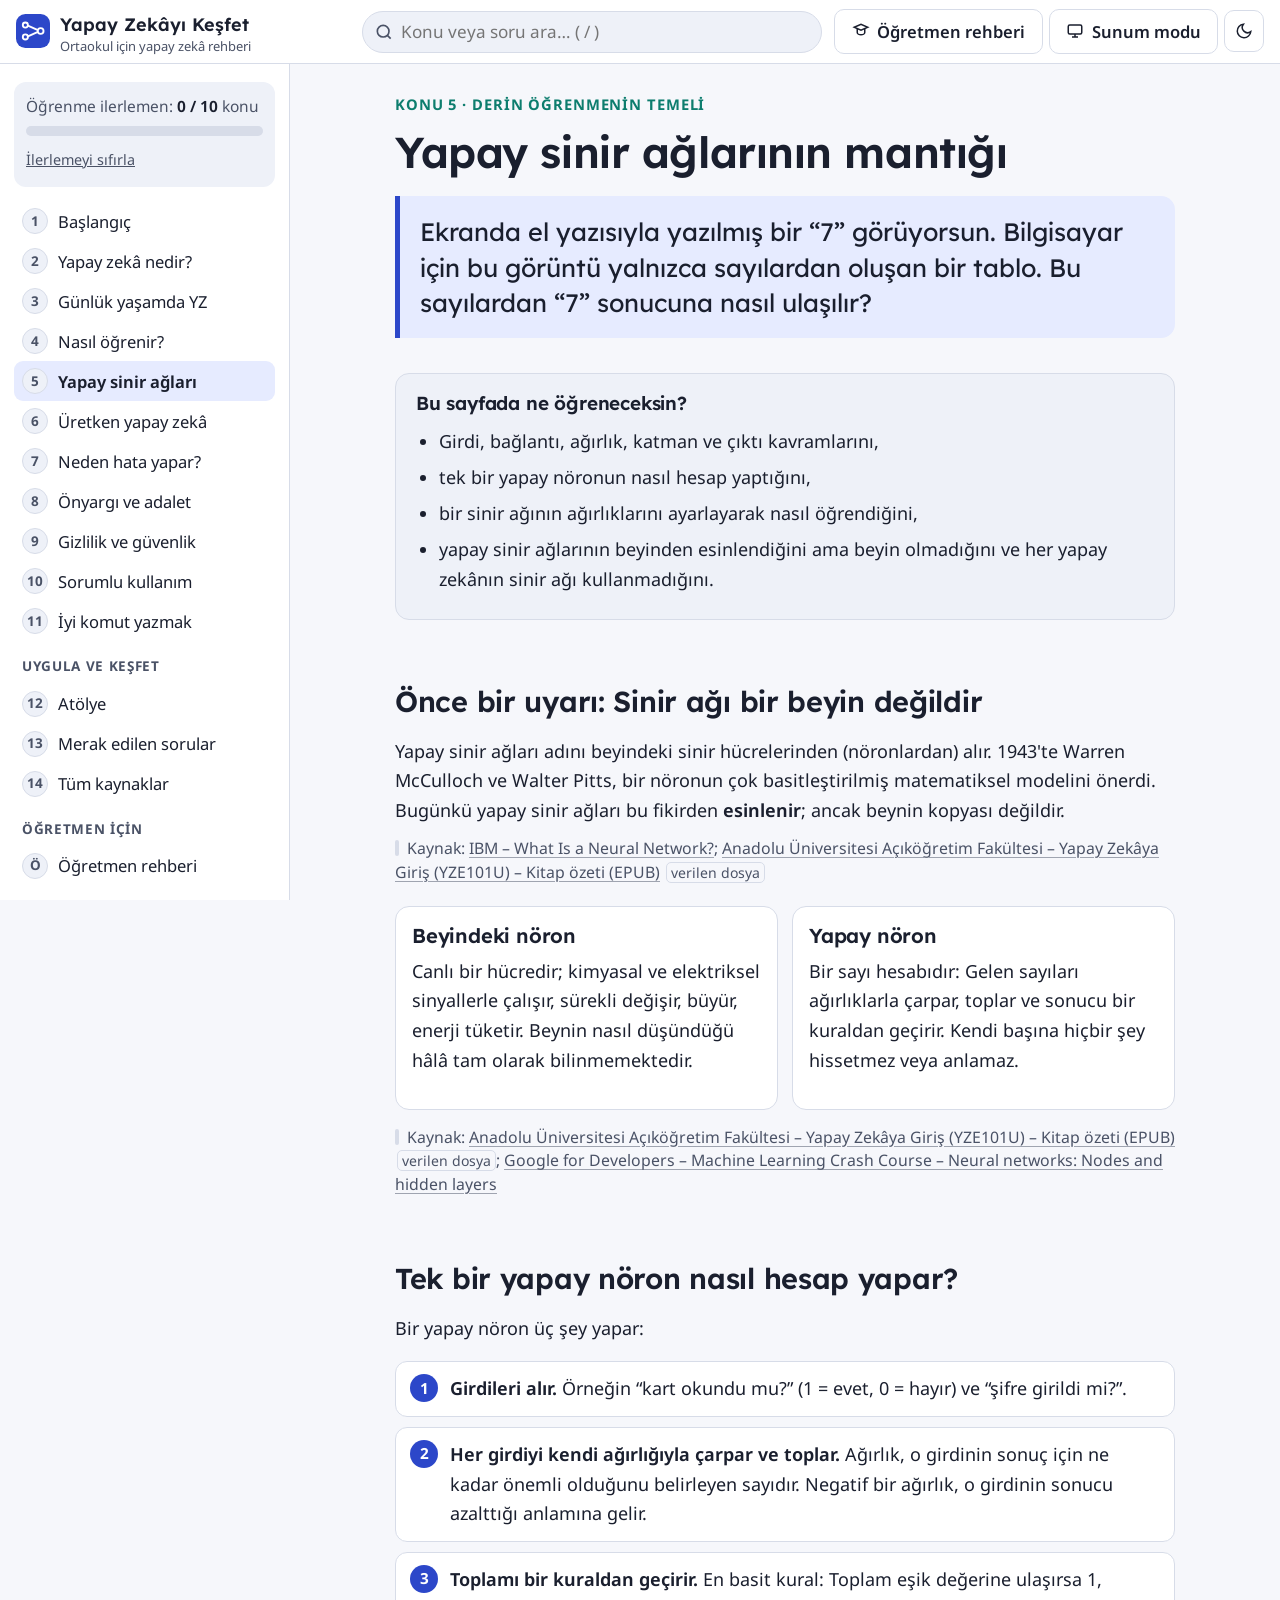
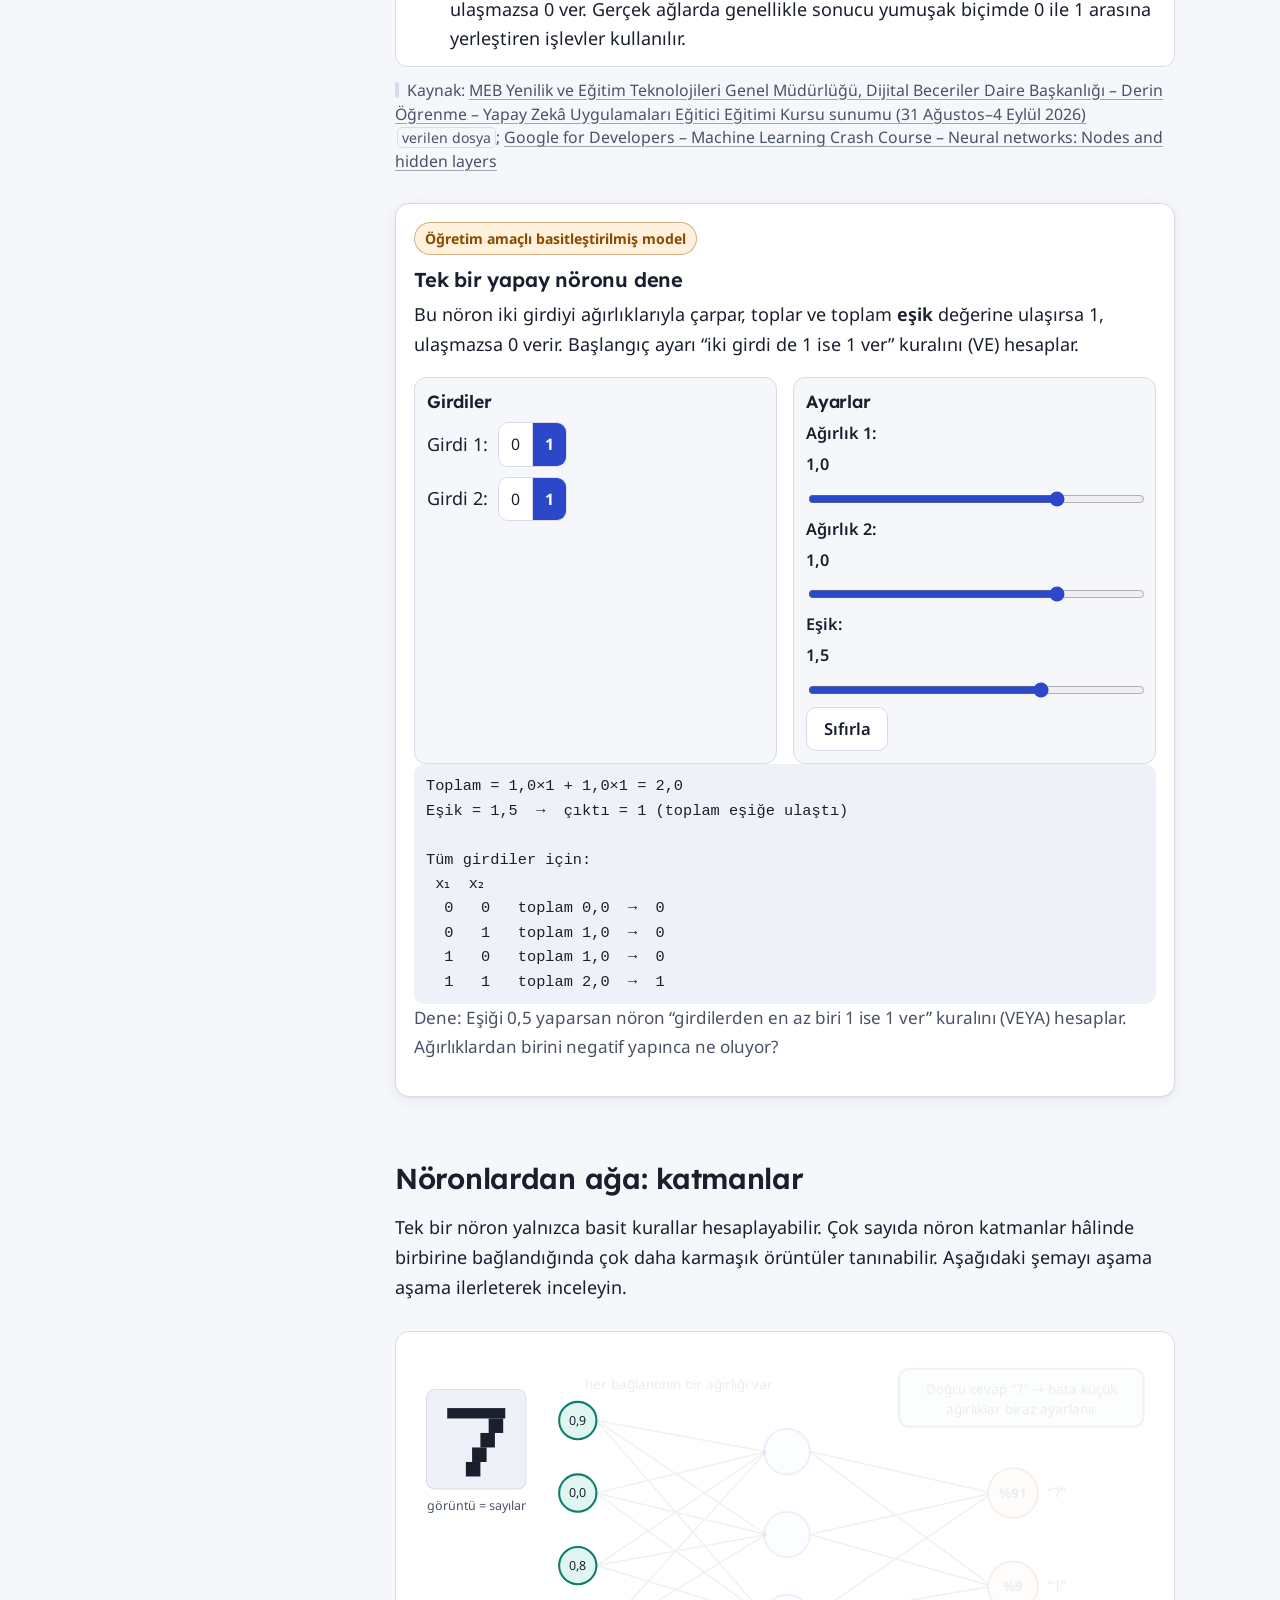
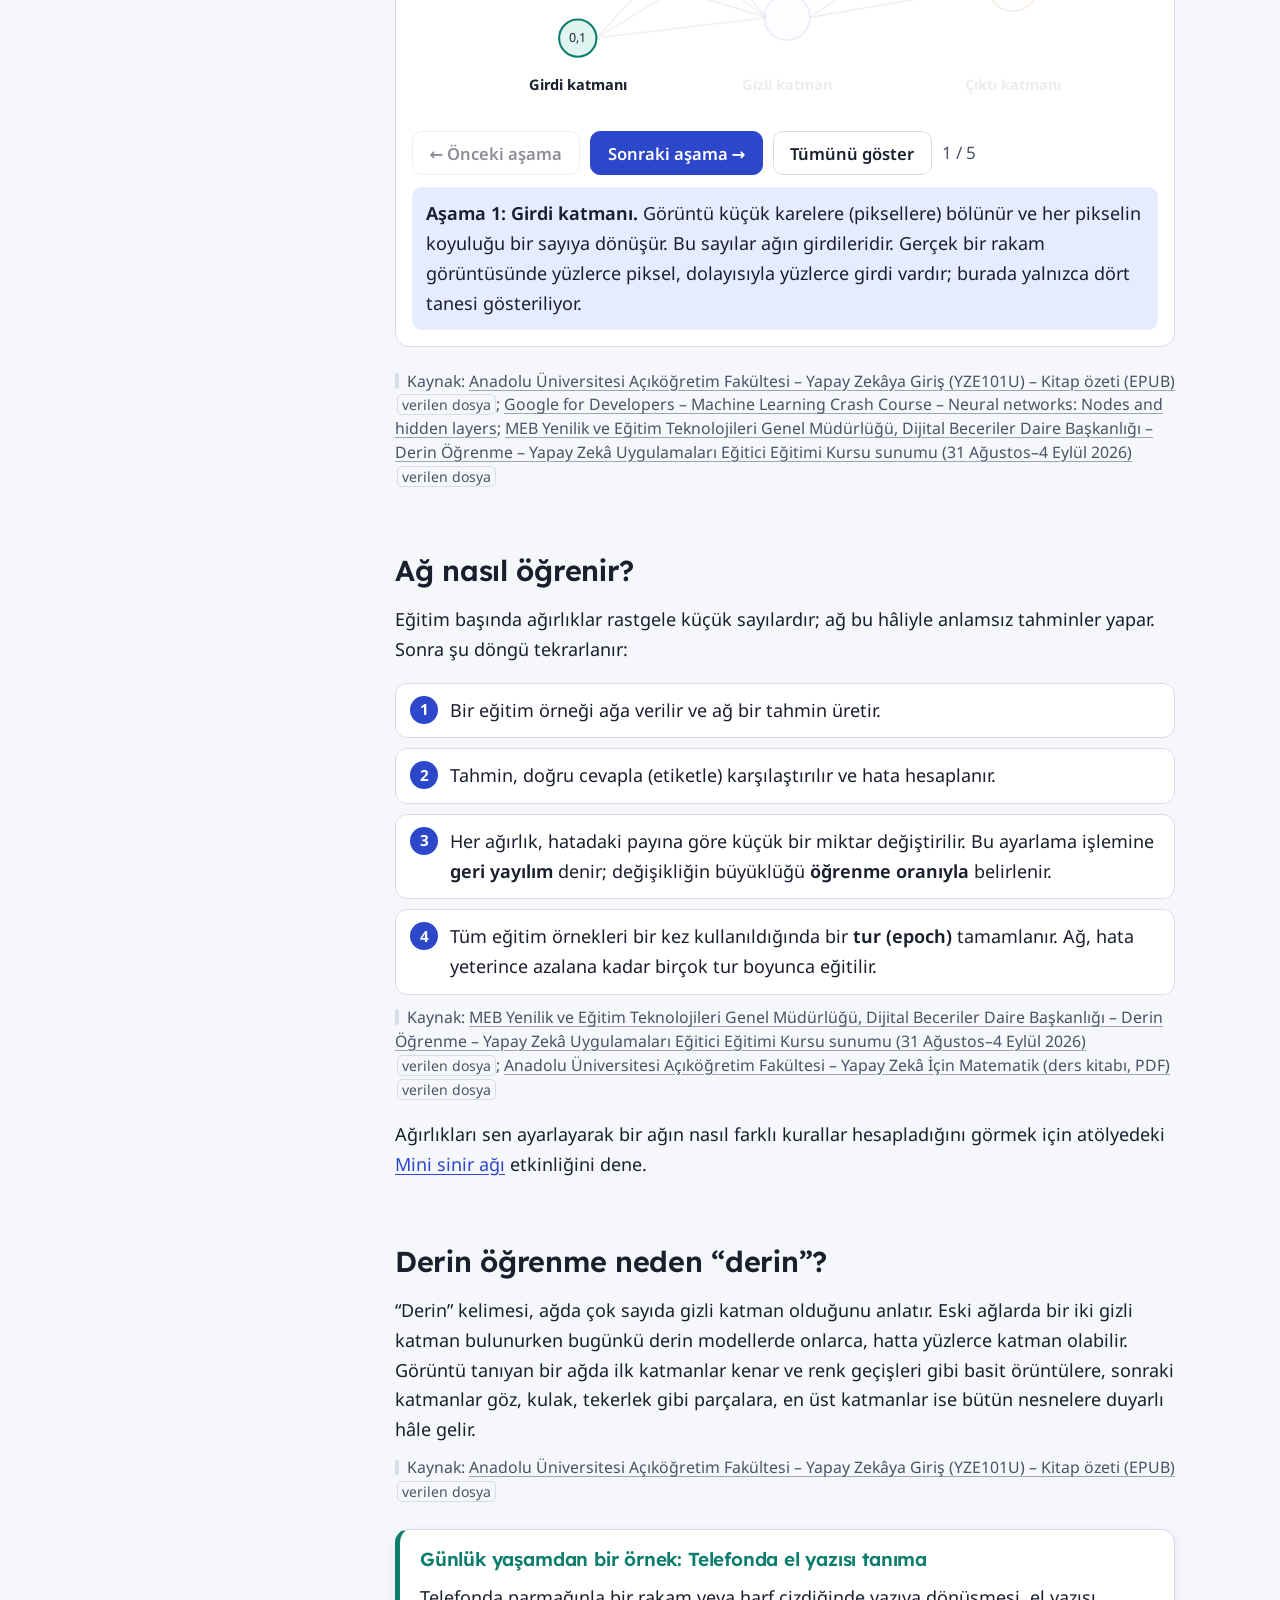
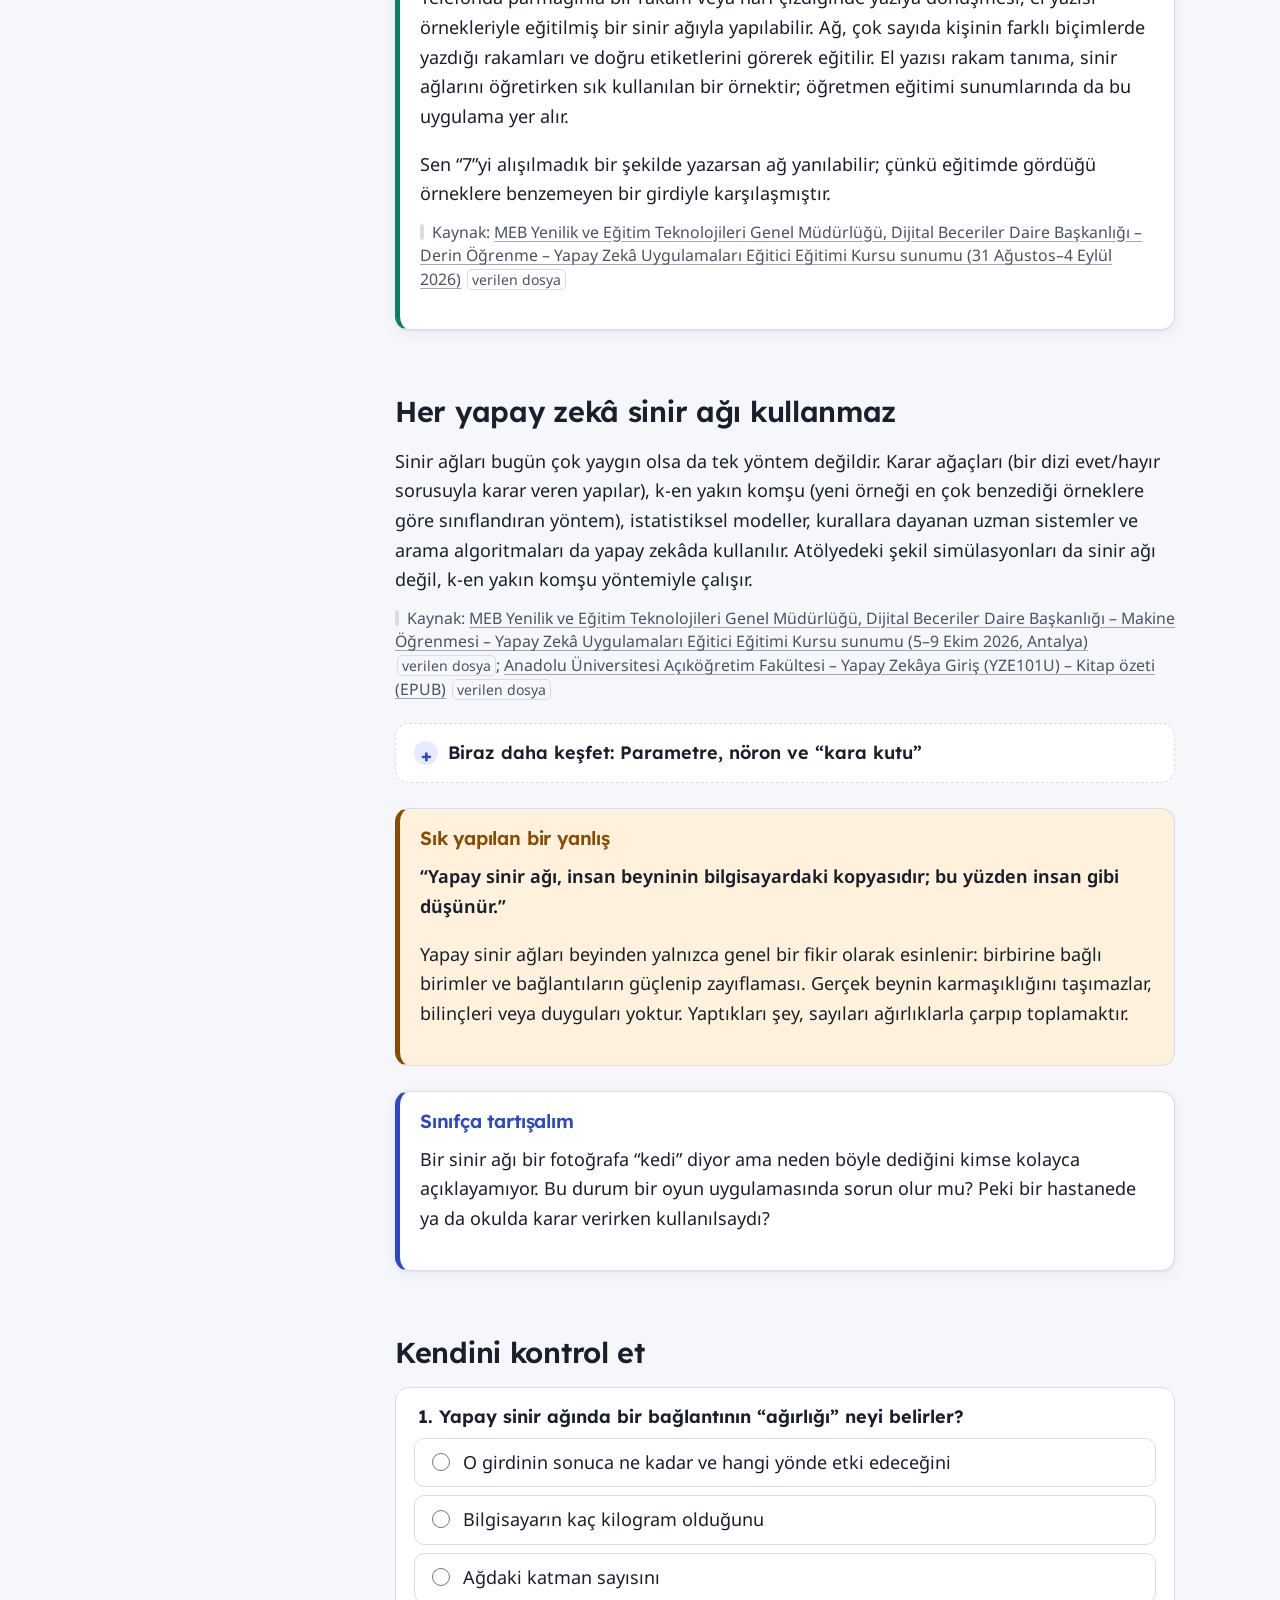
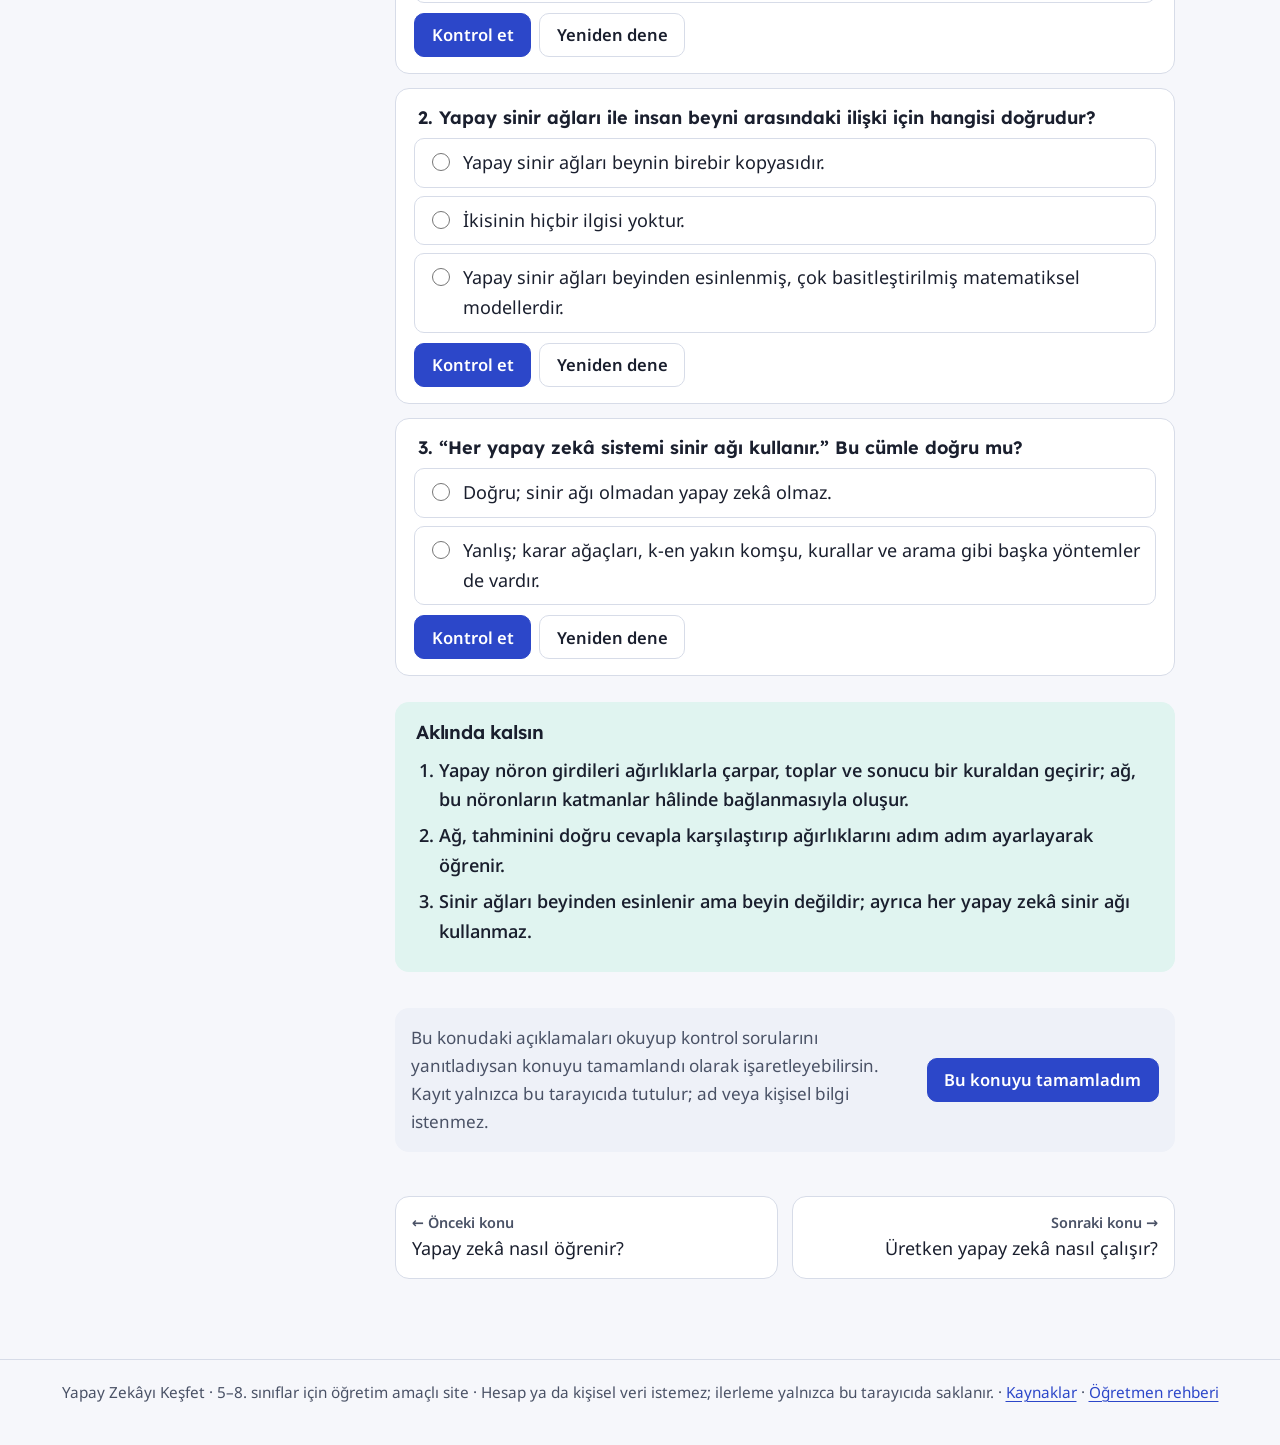
<file: sinir-aglari.html>
<!doctype html>
<html lang="tr">
<head>
<meta charset="utf-8">
<meta name="viewport" content="width=device-width, initial-scale=1">
<title>Yapay sinir ağlarının mantığı · Yapay Zekâyı Keşfet</title>
<meta name="description" content="Girdi, bağlantı, ağırlık, katman ve çıktı kavramları; yapay sinir ağlarının nasıl öğrendiği ve beyinle farkları.">
<link rel="preconnect" href="https://fonts.googleapis.com">
<link rel="preconnect" href="https://fonts.gstatic.com" crossorigin>
<link href="https://fonts.googleapis.com/css2?family=Lexend:wght@500;600;700&family=Noto+Sans:ital,wght@0,400;0,600;0,700;1,400&display=swap" rel="stylesheet">
<link rel="stylesheet" href="assets/css/site.css">
<script>try{var t=localStorage.getItem("yz-tema");if(t)document.documentElement.setAttribute("data-theme",JSON.parse(t));if(JSON.parse(localStorage.getItem("yz-sunum")))document.documentElement.classList.add("present-root")}catch(e){}</script>
</head>
<body data-page="sinir">
<a class="skip" href="#icerik">İçeriğe geç</a>
<header id="site-header"></header>
<div class="layout">
<nav id="sidebar"></nav>
<main id="icerik" tabindex="-1">
<article class="content">

<p class="eyebrow">Konu 5 · Derin öğrenmenin temeli</p>
<h1>Yapay sinir ağlarının mantığı</h1>
<p class="hook">Ekranda el yazısıyla yazılmış bir “7” görüyorsun. Bilgisayar için bu görüntü yalnızca sayılardan oluşan bir tablo. Bu sayılardan “7” sonucuna nasıl ulaşılır?</p>

<section class="box learn" aria-labelledby="ogren">
  <h2 id="ogren" class="box-label">Bu sayfada ne öğreneceksin?</h2>
  <ul>
    <li>Girdi, bağlantı, ağırlık, katman ve çıktı kavramlarını,</li>
    <li>tek bir yapay nöronun nasıl hesap yaptığını,</li>
    <li>bir sinir ağının ağırlıklarını ayarlayarak nasıl öğrendiğini,</li>
    <li>yapay sinir ağlarının beyinden esinlendiğini ama beyin olmadığını ve her yapay zekânın sinir ağı kullanmadığını.</li>
  </ul>
</section>

<h2 id="beyin-degil">Önce bir uyarı: Sinir ağı bir beyin değildir</h2>
<p>Yapay sinir ağları adını beyindeki sinir hücrelerinden (nöronlardan) alır. 1943'te Warren McCulloch ve Walter Pitts, bir nöronun çok basitleştirilmiş matematiksel modelini önerdi. Bugünkü yapay sinir ağları bu fikirden <strong>esinlenir</strong>; ancak beynin kopyası değildir.</p>
<p class="src" data-src="ibm-sinir,aof-giris"></p>
<div class="compare">
  <div><h3>Beyindeki nöron</h3><p>Canlı bir hücredir; kimyasal ve elektriksel sinyallerle çalışır, sürekli değişir, büyür, enerji tüketir. Beynin nasıl düşündüğü hâlâ tam olarak bilinmemektedir.</p></div>
  <div><h3>Yapay nöron</h3><p>Bir sayı hesabıdır: Gelen sayıları ağırlıklarla çarpar, toplar ve sonucu bir kuraldan geçirir. Kendi başına hiçbir şey hissetmez veya anlamaz.</p></div>
</div>
<p class="src" data-src="aof-giris,gml-sinir"></p>

<h2 id="tek-noron">Tek bir yapay nöron nasıl hesap yapar?</h2>
<p>Bir yapay nöron üç şey yapar:</p>
<ol class="steps">
  <li><strong>Girdileri alır.</strong> Örneğin “kart okundu mu?” (1 = evet, 0 = hayır) ve “şifre girildi mi?”.</li>
  <li><strong>Her girdiyi kendi ağırlığıyla çarpar ve toplar.</strong> Ağırlık, o girdinin sonuç için ne kadar önemli olduğunu belirleyen sayıdır. Negatif bir ağırlık, o girdinin sonucu azalttığı anlamına gelir.</li>
  <li><strong>Toplamı bir kuraldan geçirir.</strong> En basit kural: Toplam eşik değerine ulaşırsa 1, ulaşmazsa 0 ver. Gerçek ağlarda genellikle sonucu yumuşak biçimde 0 ile 1 arasına yerleştiren işlevler kullanılır.</li>
</ol>
<p class="src" data-src="meb-derin,gml-sinir"></p>

<section class="sim" data-widget="neuron" aria-label="Tek nöron etkinliği"></section>

<h2 id="katmanlar">Nöronlardan ağa: katmanlar</h2>
<p>Tek bir nöron yalnızca basit kurallar hesaplayabilir. Çok sayıda nöron katmanlar hâlinde birbirine bağlandığında çok daha karmaşık örüntüler tanınabilir. Aşağıdaki şemayı aşama aşama ilerleterek inceleyin.</p>

<figure class="diagram" data-widget="stepper">
  <svg viewBox="0 0 720 360" role="img" aria-labelledby="nn1t nn1d">
    <title id="nn1t">Bir yapay sinir ağının katmanları</title>
    <desc id="nn1d">Solda el yazısı rakam görüntüsünün piksellerinden gelen dört girdi, ortada üç nöronlu gizli katman, sağda “7” ve “1” olasılıklarını veren iki çıktı nöronu vardır. Her girdi her gizli nörona, her gizli nöron her çıktıya bağlıdır.</desc>
    <g data-step="1">
      <rect x="14" y="40" width="96" height="96" rx="8" class="svg-box"/>
      <g fill="var(--text)">
        <rect x="34" y="58" width="56" height="10"/><rect x="74" y="68" width="14" height="14"/><rect x="66" y="82" width="14" height="14"/><rect x="58" y="96" width="14" height="14"/><rect x="52" y="110" width="14" height="14"/>
      </g>
      <text x="62" y="156" text-anchor="middle" class="svg-muted" font-size="12">görüntü = sayılar</text>
      <g font-size="12" class="svg-text">
        <circle cx="160" cy="70" r="18" class="svg-accent" stroke-width="2"/><text x="160" y="74" text-anchor="middle">0,9</text>
        <circle cx="160" cy="140" r="18" class="svg-accent" stroke-width="2"/><text x="160" y="144" text-anchor="middle">0,0</text>
        <circle cx="160" cy="210" r="18" class="svg-accent" stroke-width="2"/><text x="160" y="214" text-anchor="middle">0,8</text>
        <circle cx="160" cy="280" r="18" class="svg-accent" stroke-width="2"/><text x="160" y="284" text-anchor="middle">0,1</text>
      </g>
      <text x="160" y="330" text-anchor="middle" class="svg-text" font-size="14" font-weight="700">Girdi katmanı</text>
    </g>
    <g data-step="2" class="svg-line" stroke-width="1.5" opacity=".8">
      <path d="M178 70L342 100M178 70L342 180M178 70L342 260M178 140L342 100M178 140L342 180M178 140L342 260M178 210L342 100M178 210L342 180M178 210L342 260M178 280L342 100M178 280L342 180M178 280L342 260"/>
    </g>
    <g data-step="2"><text x="258" y="40" text-anchor="middle" class="svg-text" font-size="13">her bağlantının bir ağırlığı var</text></g>
    <g data-step="3">
      <circle cx="362" cy="100" r="22" class="svg-primary" stroke-width="2"/><circle cx="362" cy="180" r="22" class="svg-primary" stroke-width="2"/><circle cx="362" cy="260" r="22" class="svg-primary" stroke-width="2"/>
      <text x="362" y="330" text-anchor="middle" class="svg-text" font-size="14" font-weight="700">Gizli katman</text>
    </g>
    <g data-step="4">
      <path d="M384 100L560 140M384 100L560 230M384 180L560 140M384 180L560 230M384 260L560 140M384 260L560 230" class="svg-line" stroke-width="1.5"/>
      <circle cx="580" cy="140" r="24" class="svg-warn" stroke-width="2"/><text x="580" y="145" text-anchor="middle" class="svg-text" font-size="13" font-weight="700">%91</text>
      <circle cx="580" cy="230" r="24" class="svg-warn" stroke-width="2"/><text x="580" y="235" text-anchor="middle" class="svg-text" font-size="13" font-weight="700">%9</text>
      <text x="614" y="145" class="svg-text" font-size="14">“7”</text><text x="614" y="235" class="svg-text" font-size="14">“1”</text>
      <text x="580" y="330" text-anchor="middle" class="svg-text" font-size="14" font-weight="700">Çıktı katmanı</text>
    </g>
    <g data-step="5">
      <rect x="470" y="20" width="236" height="56" rx="10" class="svg-accent" stroke-width="2"/>
      <text x="588" y="44" text-anchor="middle" class="svg-text" font-size="13">Doğru cevap “7” → hata küçük</text>
      <text x="588" y="64" text-anchor="middle" class="svg-text" font-size="13">ağırlıklar biraz ayarlanır</text>
    </g>
  </svg>
  <ol class="step-texts">
    <li><strong>Girdi katmanı.</strong> Görüntü küçük karelere (piksellere) bölünür ve her pikselin koyuluğu bir sayıya dönüşür. Bu sayılar ağın girdileridir. Gerçek bir rakam görüntüsünde yüzlerce piksel, dolayısıyla yüzlerce girdi vardır; burada yalnızca dört tanesi gösteriliyor.</li>
    <li><strong>Bağlantılar ve ağırlıklar.</strong> Her girdi, sonraki katmandaki nöronlara bağlanır. Her bağlantının bir ağırlığı vardır. Ağırlıklar, hangi girdinin hangi nöron için önemli olduğunu belirler.</li>
    <li><strong>Gizli katman.</strong> Bu nöronlar girdileri ağırlıklarla çarpıp toplar ve sonucu bir sonraki katmana iletir. Bir nöron, örneğin “üstte yatay bir çizgi var mı?” gibi bir örüntüye duyarlı hâle gelebilir. Bu ara katmanlara “gizli” denir, çünkü doğrudan dışarıdan görmeyiz.</li>
    <li><strong>Çıktı katmanı.</strong> Son katman her olası cevap için bir değer üretir. Bu değerler çoğu zaman olasılık gibi yorumlanır: “%91 ihtimalle 7, %9 ihtimalle 1”. Model en yüksek değeri cevap olarak verir. Buradaki yüzdeler örnek olarak yazılmıştır.</li>
    <li><strong>Öğrenme.</strong> Eğitim sırasında ağın cevabı doğru cevapla karşılaştırılır. Aradaki fark (hata) hesaplanır ve tüm ağırlıklar hatayı biraz azaltacak yönde ayarlanır. Bu işlem binlerce örnekle defalarca tekrarlanır.</li>
  </ol>
</figure>
<p class="src" data-src="aof-giris,gml-sinir,meb-derin"></p>

<h2 id="nasil-ogrenir">Ağ nasıl öğrenir?</h2>
<p>Eğitim başında ağırlıklar rastgele küçük sayılardır; ağ bu hâliyle anlamsız tahminler yapar. Sonra şu döngü tekrarlanır:</p>
<ol class="steps">
  <li>Bir eğitim örneği ağa verilir ve ağ bir tahmin üretir.</li>
  <li>Tahmin, doğru cevapla (etiketle) karşılaştırılır ve hata hesaplanır.</li>
  <li>Her ağırlık, hatadaki payına göre küçük bir miktar değiştirilir. Bu ayarlama işlemine <strong>geri yayılım</strong> denir; değişikliğin büyüklüğü <strong>öğrenme oranıyla</strong> belirlenir.</li>
  <li>Tüm eğitim örnekleri bir kez kullanıldığında bir <strong>tur (epoch)</strong> tamamlanır. Ağ, hata yeterince azalana kadar birçok tur boyunca eğitilir.</li>
</ol>
<p class="src" data-src="meb-derin,aof-matematik"></p>
<p>Ağırlıkları sen ayarlayarak bir ağın nasıl farklı kurallar hesapladığını görmek için atölyedeki <a href="atolye.html#sim-ag">Mini sinir ağı</a> etkinliğini dene.</p>

<h2 id="derin">Derin öğrenme neden “derin”?</h2>
<p>“Derin” kelimesi, ağda çok sayıda gizli katman olduğunu anlatır. Eski ağlarda bir iki gizli katman bulunurken bugünkü derin modellerde onlarca, hatta yüzlerce katman olabilir. Görüntü tanıyan bir ağda ilk katmanlar kenar ve renk geçişleri gibi basit örüntülere, sonraki katmanlar göz, kulak, tekerlek gibi parçalara, en üst katmanlar ise bütün nesnelere duyarlı hâle gelir.</p>
<p class="src" data-src="aof-giris"></p>

<section class="box example" aria-labelledby="ornek">
  <h2 id="ornek" class="box-label">Günlük yaşamdan bir örnek: Telefonda el yazısı tanıma</h2>
  <p>Telefonda parmağınla bir rakam veya harf çizdiğinde yazıya dönüşmesi, el yazısı örnekleriyle eğitilmiş bir sinir ağıyla yapılabilir. Ağ, çok sayıda kişinin farklı biçimlerde yazdığı rakamları ve doğru etiketlerini görerek eğitilir. El yazısı rakam tanıma, sinir ağlarını öğretirken sık kullanılan bir örnektir; öğretmen eğitimi sunumlarında da bu uygulama yer alır.</p>
  <p>Sen “7”yi alışılmadık bir şekilde yazarsan ağ yanılabilir; çünkü eğitimde gördüğü örneklere benzemeyen bir girdiyle karşılaşmıştır.</p>
  <p class="src" data-src="meb-derin"></p>
</section>

<h2 id="hepsi-degil">Her yapay zekâ sinir ağı kullanmaz</h2>
<p>Sinir ağları bugün çok yaygın olsa da tek yöntem değildir. Karar ağaçları (bir dizi evet/hayır sorusuyla karar veren yapılar), k-en yakın komşu (yeni örneği en çok benzediği örneklere göre sınıflandıran yöntem), istatistiksel modeller, kurallara dayanan uzman sistemler ve arama algoritmaları da yapay zekâda kullanılır. Atölyedeki şekil simülasyonları da sinir ağı değil, k-en yakın komşu yöntemiyle çalışır.</p>
<p class="src" data-src="meb-makine,aof-giris"></p>

<details class="more">
  <summary>Biraz daha keşfet: Parametre, nöron ve “kara kutu”</summary>
  <div class="more-body">
    <p><strong>Parametre ile nöron aynı şey değildir.</strong> Bir modelin parametreleri, eğitimde ayarlanan sayılardır (ağırlıklar ve eşik ayarları). Bir nöronun pek çok bağlantısı olduğu için parametre sayısı genellikle nöron sayısından çok daha büyüktür. Bazı sunumlarda büyük dil modellerinin “nöron sayısı” diye verilen rakamlar aslında parametre sayısıdır ve çoğu zaman şirketlerin açıklamadığı tahminlerdir. Ayrıca daha çok parametre, modelin her işte daha iyi olduğu anlamına gelmez.</p>
    <p class="src" data-src="meb-antalya,gml-sinir"></p>
    <p><strong>Kara kutu sorunu.</strong> Derin ağlarda milyonlarca parametre birlikte çalıştığı için bir kararın tam olarak neden verildiğini açıklamak zor olabilir. Bu duruma “kara kutu sorunu” denir. Araştırmacılar kararları daha anlaşılır kılmak için “açıklanabilir yapay zekâ” yöntemleri üzerinde çalışır.</p>
    <p class="src" data-src="aof-giris"></p>
    <p>Daha ileri düzeyde denemek isteyenler, tarayıcıda çalışan <a href="https://playground.tensorflow.org/" target="_blank" rel="noopener">TensorFlow Playground<span class="sr-only"> (yeni sekmede açılır)</span></a> ile katman ve nöron sayısını değiştirerek bir ağın öğrenmesini izleyebilir. Sayfa İngilizcedir.</p>
    <p class="src" data-src="tf-playground"></p>
  </div>
</details>

<section class="box mistake" aria-labelledby="yanlis">
  <h2 id="yanlis" class="box-label">Sık yapılan bir yanlış</h2>
  <p><strong>“Yapay sinir ağı, insan beyninin bilgisayardaki kopyasıdır; bu yüzden insan gibi düşünür.”</strong></p>
  <p>Yapay sinir ağları beyinden yalnızca genel bir fikir olarak esinlenir: birbirine bağlı birimler ve bağlantıların güçlenip zayıflaması. Gerçek beynin karmaşıklığını taşımazlar, bilinçleri veya duyguları yoktur. Yaptıkları şey, sayıları ağırlıklarla çarpıp toplamaktır.</p>
</section>

<section class="box discuss" aria-labelledby="tartis">
  <h2 id="tartis" class="box-label">Sınıfça tartışalım</h2>
  <p>Bir sinir ağı bir fotoğrafa “kedi” diyor ama neden böyle dediğini kimse kolayca açıklayamıyor. Bu durum bir oyun uygulamasında sorun olur mu? Peki bir hastanede ya da okulda karar verirken kullanılsaydı?</p>
</section>

<h2 id="kontrol">Kendini kontrol et</h2>
<div class="quiz-q" data-answer="a"><fieldset>
  <legend>1. Yapay sinir ağında bir bağlantının “ağırlığı” neyi belirler?</legend>
  <label class="opt"><input type="radio" value="a"> O girdinin sonuca ne kadar ve hangi yönde etki edeceğini</label>
  <label class="opt"><input type="radio" value="b"> Bilgisayarın kaç kilogram olduğunu</label>
  <label class="opt"><input type="radio" value="c"> Ağdaki katman sayısını</label>
  <div class="fb-data" hidden>
    <p data-for="a">Büyük pozitif ağırlık girdinin etkisini artırır, negatif ağırlık sonucu azaltır. Eğitim, bu ağırlıkları ayarlama sürecidir.</p>
    <p data-for="b">Buradaki “ağırlık” fiziksel bir ağırlık değil, bir sayıdır.</p>
    <p data-for="c">Katman sayısı ağın yapısıyla ilgilidir; ağırlık ise tek tek bağlantıların gücünü gösterir.</p>
  </div>
</fieldset></div>

<div class="quiz-q" data-answer="c"><fieldset>
  <legend>2. Yapay sinir ağları ile insan beyni arasındaki ilişki için hangisi doğrudur?</legend>
  <label class="opt"><input type="radio" value="a"> Yapay sinir ağları beynin birebir kopyasıdır.</label>
  <label class="opt"><input type="radio" value="b"> İkisinin hiçbir ilgisi yoktur.</label>
  <label class="opt"><input type="radio" value="c"> Yapay sinir ağları beyinden esinlenmiş, çok basitleştirilmiş matematiksel modellerdir.</label>
  <div class="fb-data" hidden>
    <p data-for="a">Beyin çok daha karmaşıktır ve nasıl çalıştığı hâlâ tam bilinmemektedir.</p>
    <p data-for="b">Fikir, beyindeki nöronlardan esinlenmiştir; bu yüzden adı “sinir ağı”dır.</p>
    <p data-for="c">Esin kaynağı beyindir, ama bir yapay nöron yalnızca bir hesaplama birimidir.</p>
  </div>
</fieldset></div>

<div class="quiz-q" data-answer="b"><fieldset>
  <legend>3. “Her yapay zekâ sistemi sinir ağı kullanır.” Bu cümle doğru mu?</legend>
  <label class="opt"><input type="radio" value="a"> Doğru; sinir ağı olmadan yapay zekâ olmaz.</label>
  <label class="opt"><input type="radio" value="b"> Yanlış; karar ağaçları, k-en yakın komşu, kurallar ve arama gibi başka yöntemler de vardır.</label>
  <div class="fb-data" hidden>
    <p data-for="a">Sinir ağları yaygındır ama tek yöntem değildir.</p>
    <p data-for="b">Yapay zekâda birçok yöntem kullanılır. Hangi yöntemin seçileceği probleme ve veriye bağlıdır.</p>
  </div>
</fieldset></div>

<section class="box remember" aria-labelledby="akilda">
  <h2 id="akilda" class="box-label">Aklında kalsın</h2>
  <ol>
    <li>Yapay nöron girdileri ağırlıklarla çarpar, toplar ve sonucu bir kuraldan geçirir; ağ, bu nöronların katmanlar hâlinde bağlanmasıyla oluşur.</li>
    <li>Ağ, tahminini doğru cevapla karşılaştırıp ağırlıklarını adım adım ayarlayarak öğrenir.</li>
    <li>Sinir ağları beyinden esinlenir ama beyin değildir; ayrıca her yapay zekâ sinir ağı kullanmaz.</li>
  </ol>
</section>

<div id="complete-row"></div>
<nav id="pager"></nav>
</article>
</main>
</div>
<footer id="site-footer"></footer>
<script src="assets/js/data.js"></script>
<script src="assets/js/search-index.js"></script>
<script src="assets/js/site.js"></script>
<script src="assets/js/shapelab.js"></script>
<script src="assets/js/sims.js"></script>
</body>
</html>
</file>
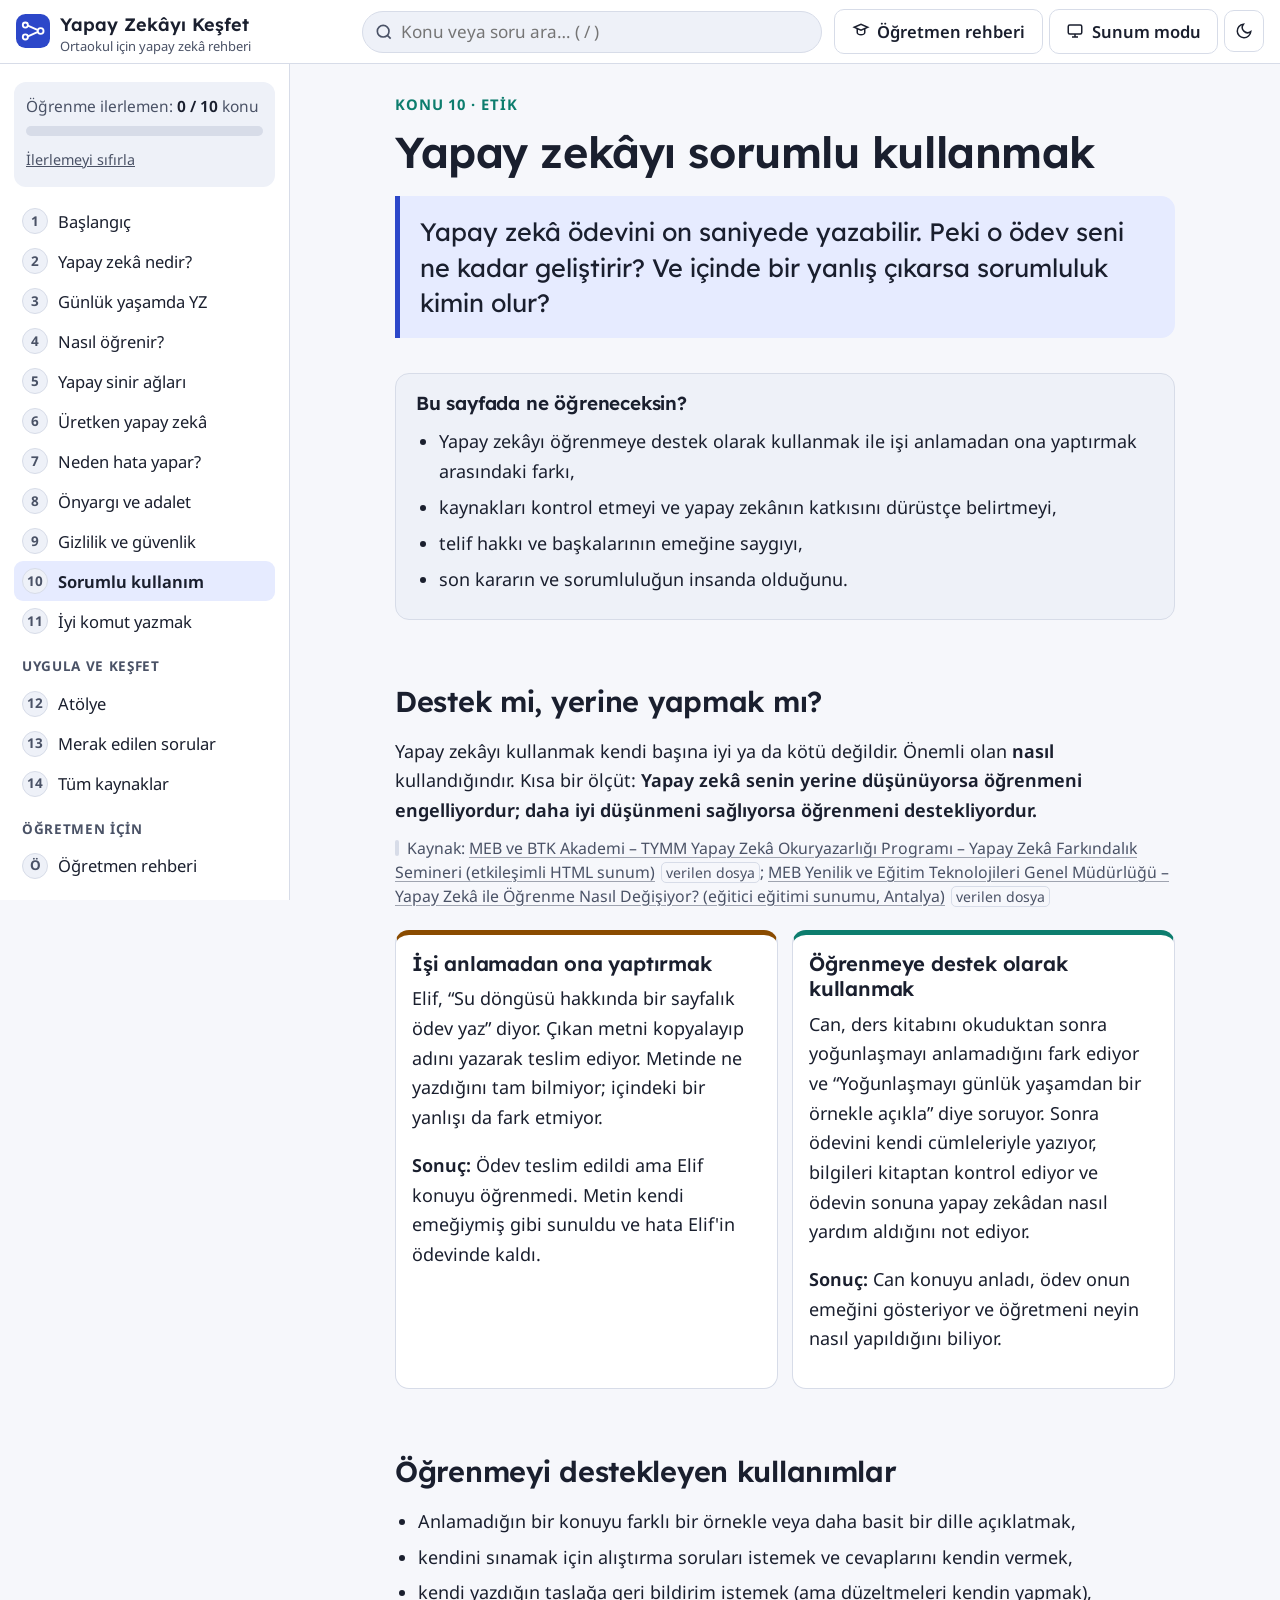
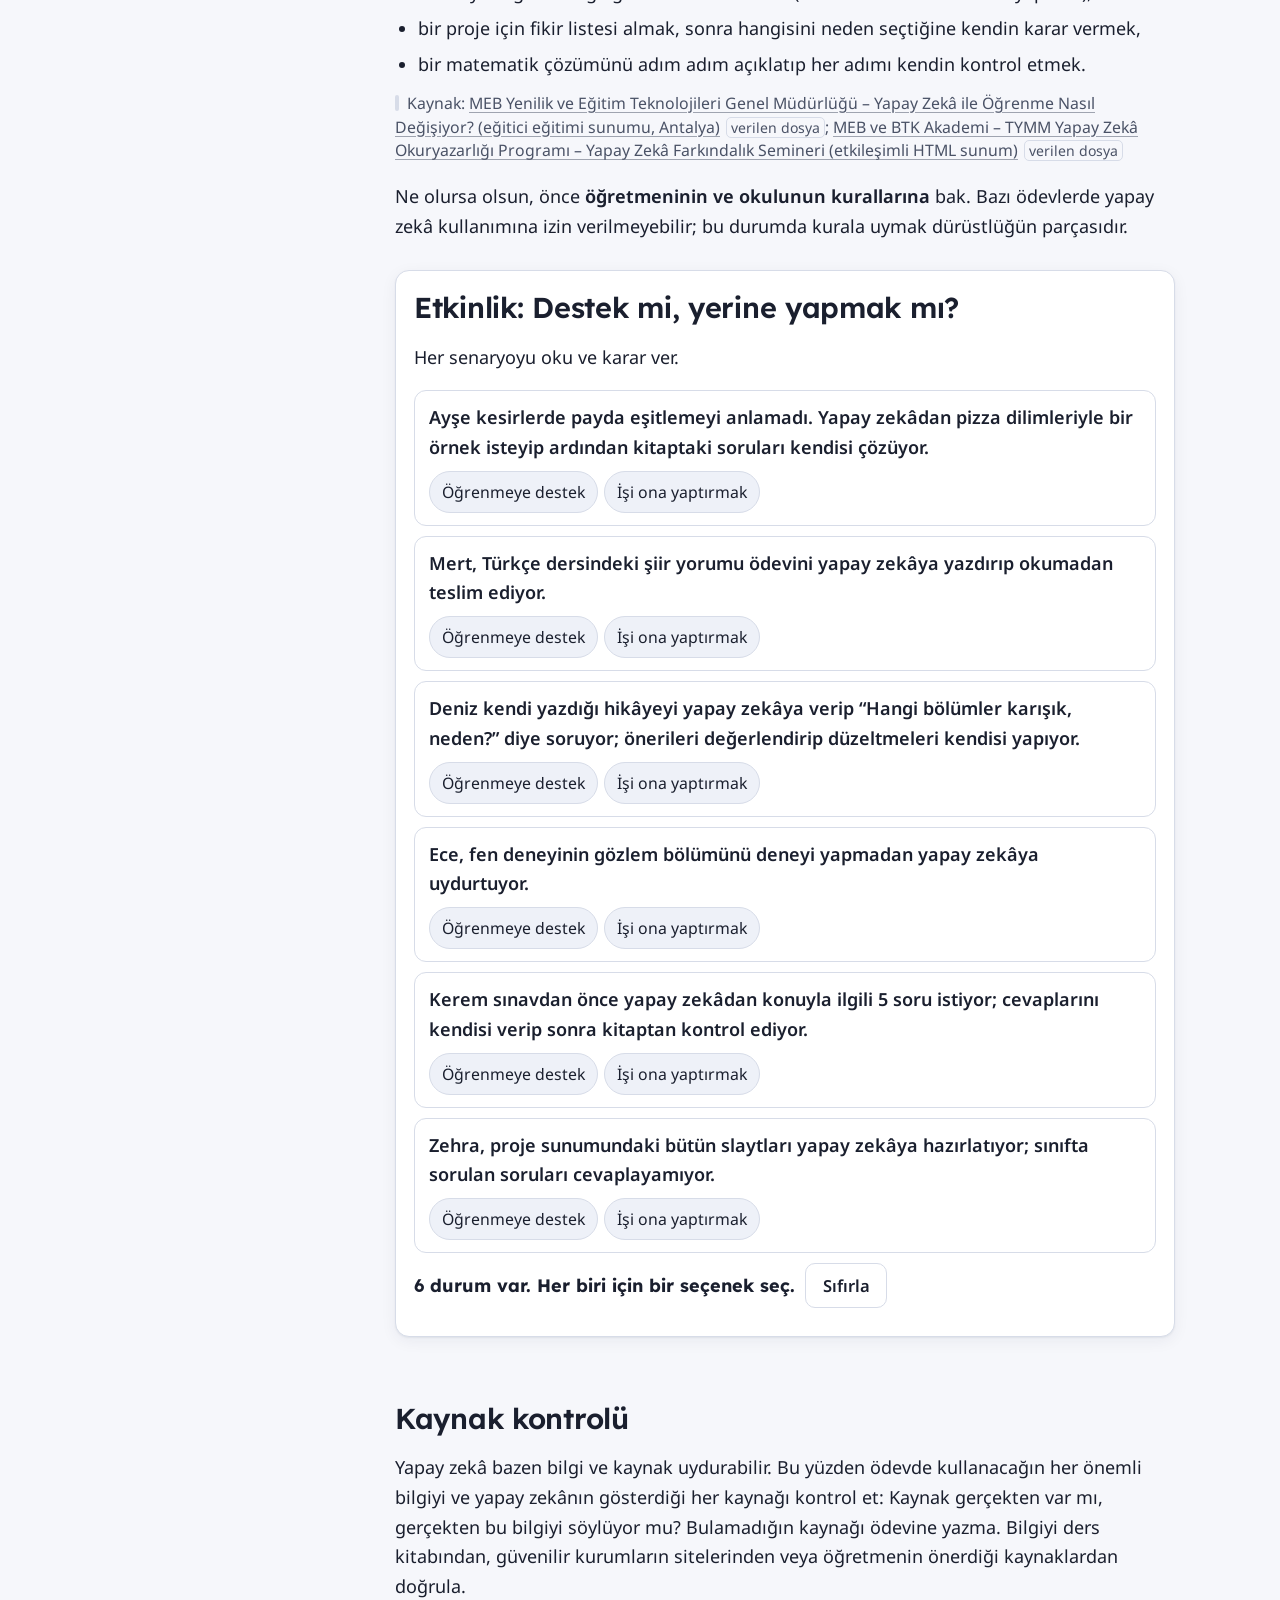
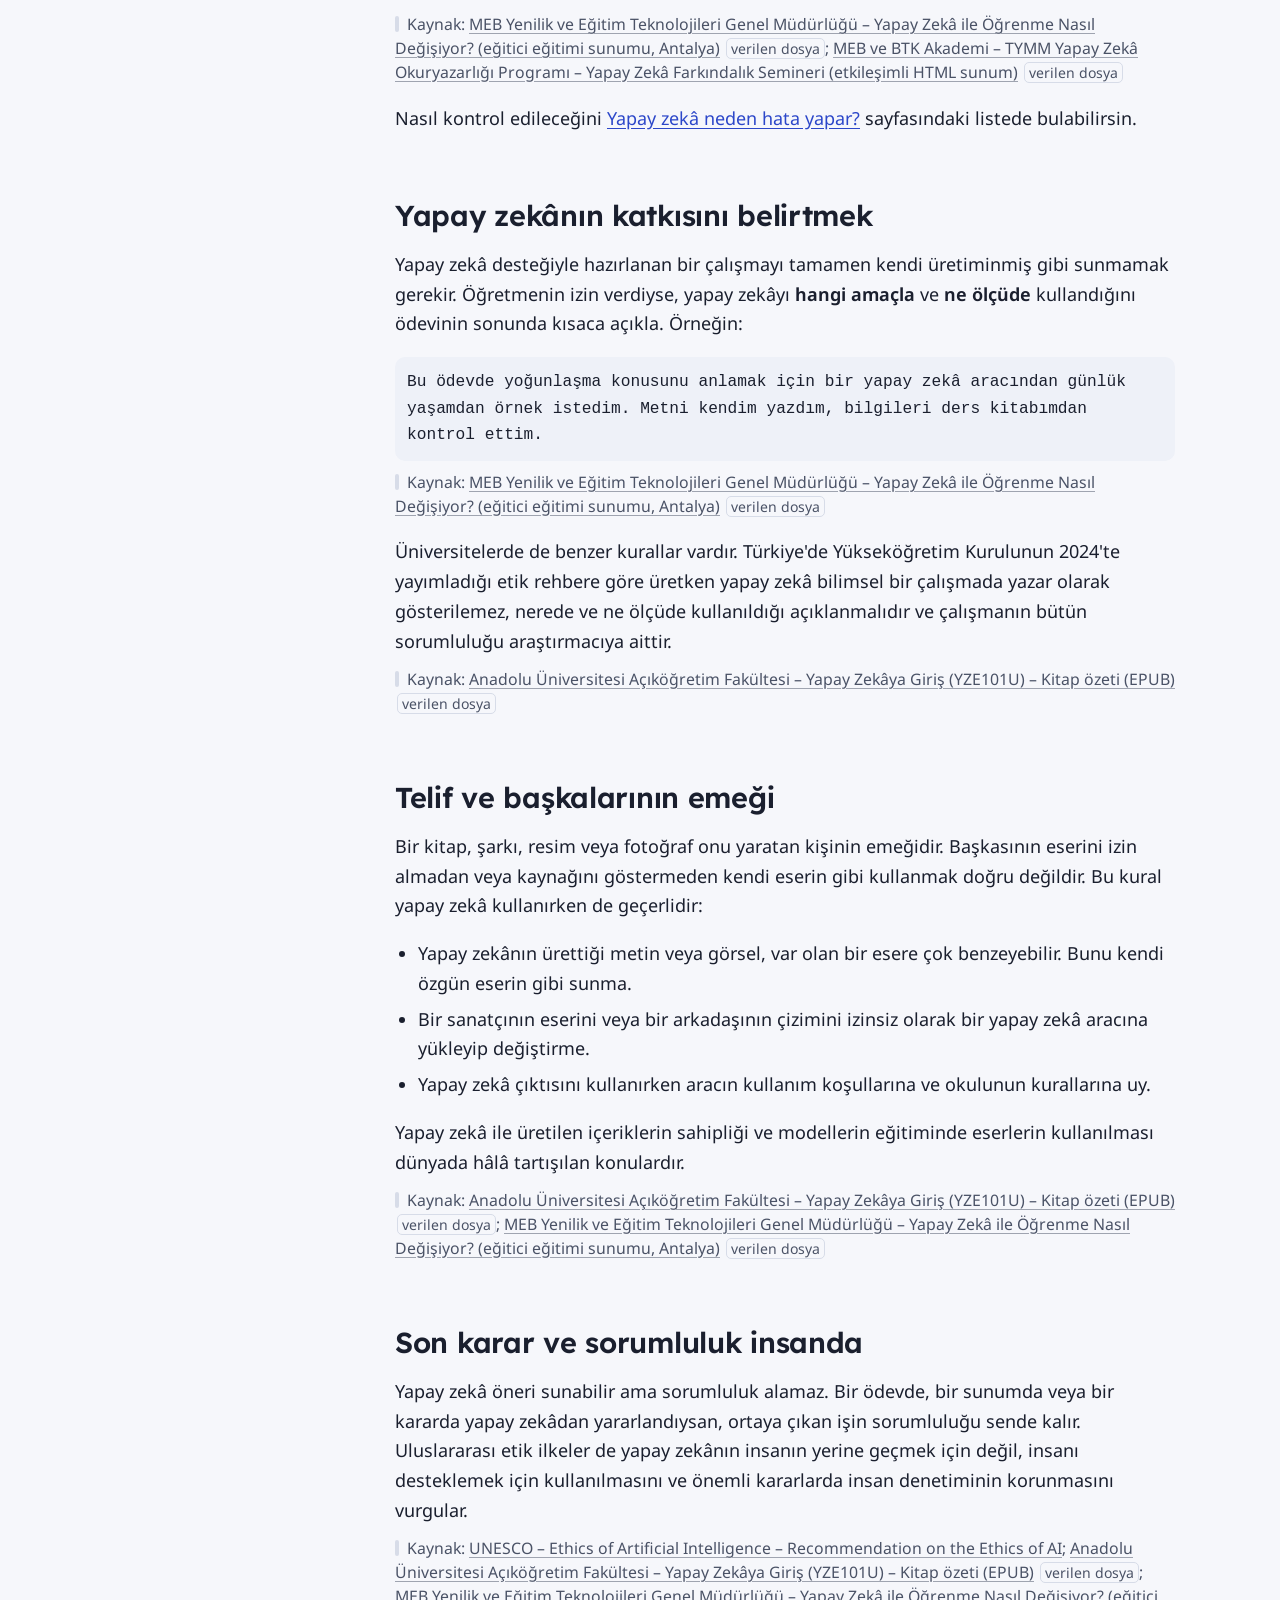
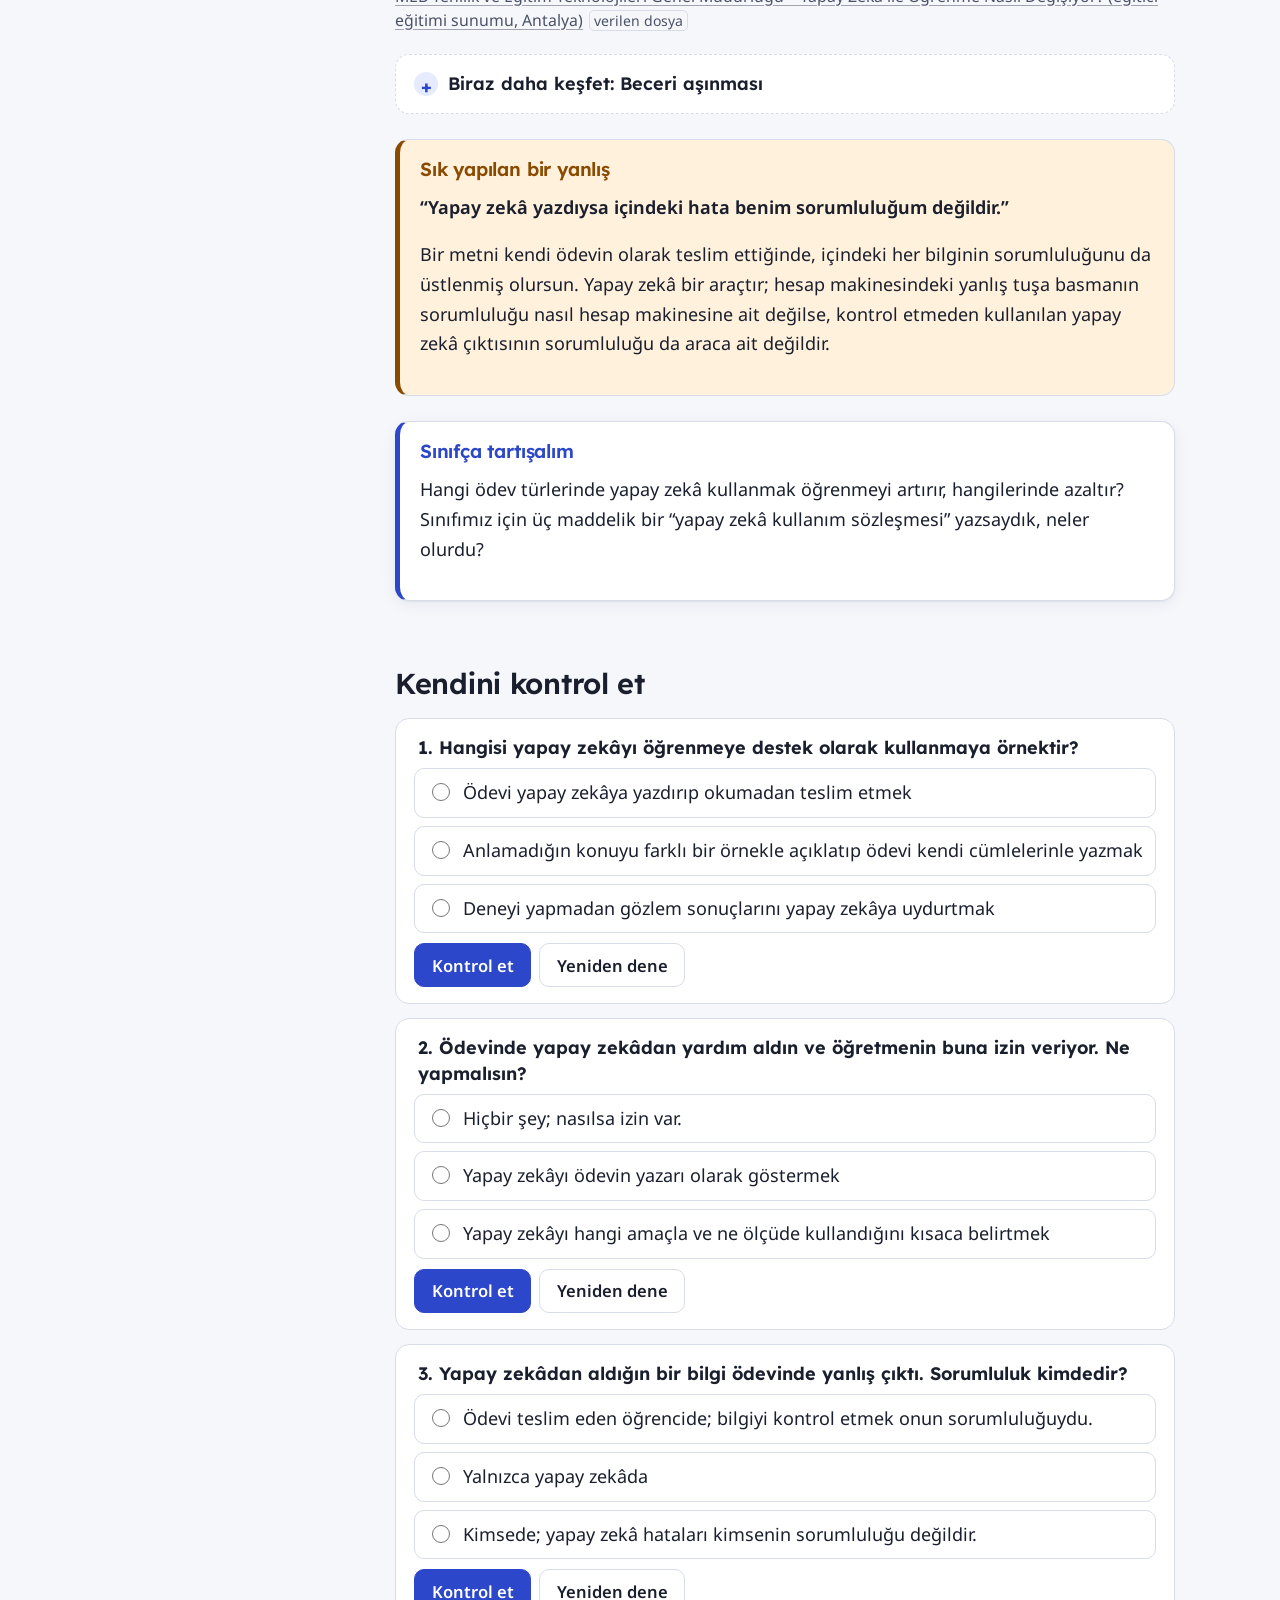
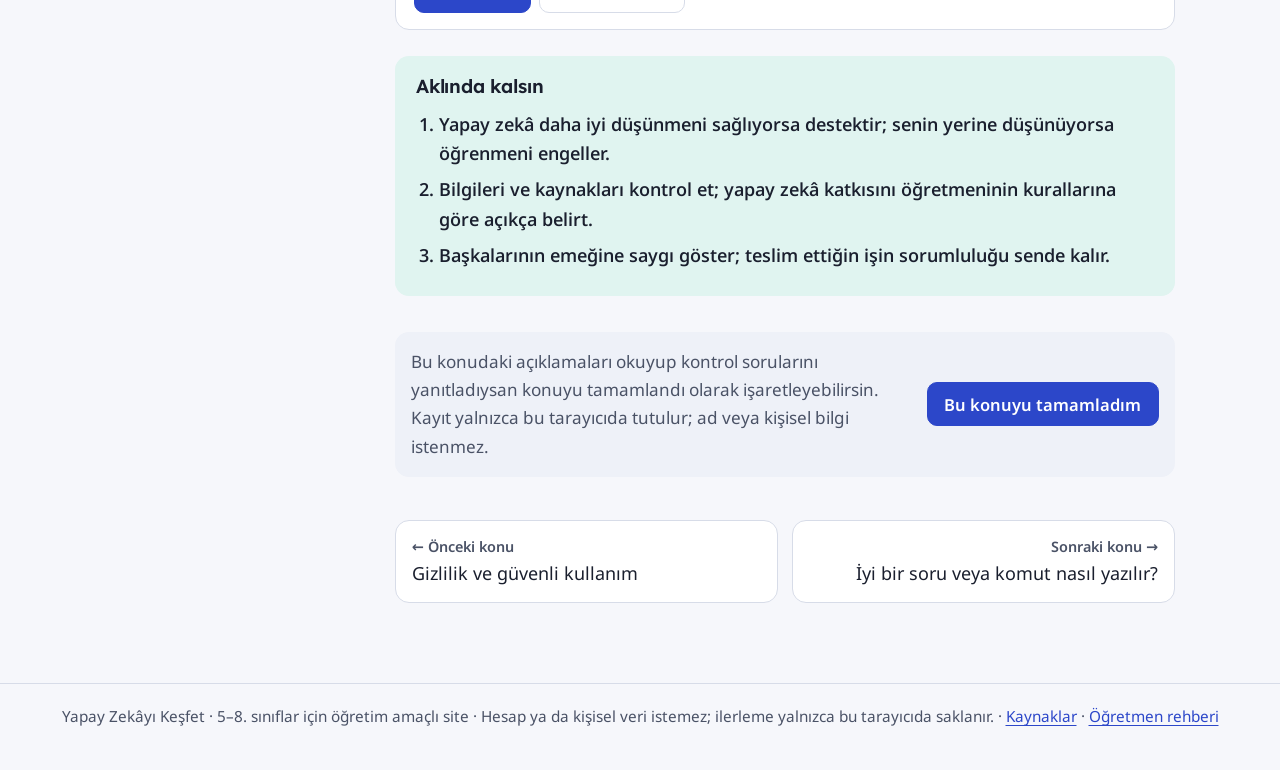
<file: sorumlu-kullanim.html>
<!doctype html>
<html lang="tr">
<head>
<meta charset="utf-8">
<meta name="viewport" content="width=device-width, initial-scale=1">
<title>Yapay zekâyı sorumlu kullanmak · Yapay Zekâyı Keşfet</title>
<meta name="description" content="Ödevlerde yapay zekâyı öğrenmeye destek olarak kullanmak, kaynak kontrolü, yapay zekâ katkısını belirtmek, telif ve insan sorumluluğu.">
<link rel="preconnect" href="https://fonts.googleapis.com">
<link rel="preconnect" href="https://fonts.gstatic.com" crossorigin>
<link href="https://fonts.googleapis.com/css2?family=Lexend:wght@500;600;700&family=Noto+Sans:ital,wght@0,400;0,600;0,700;1,400&display=swap" rel="stylesheet">
<link rel="stylesheet" href="assets/css/site.css">
<script>try{var t=localStorage.getItem("yz-tema");if(t)document.documentElement.setAttribute("data-theme",JSON.parse(t));if(JSON.parse(localStorage.getItem("yz-sunum")))document.documentElement.classList.add("present-root")}catch(e){}</script>
</head>
<body data-page="sorumlu">
<a class="skip" href="#icerik">İçeriğe geç</a>
<header id="site-header"></header>
<div class="layout">
<nav id="sidebar"></nav>
<main id="icerik" tabindex="-1">
<article class="content">

<p class="eyebrow">Konu 10 · Etik</p>
<h1>Yapay zekâyı sorumlu kullanmak</h1>
<p class="hook">Yapay zekâ ödevini on saniyede yazabilir. Peki o ödev seni ne kadar geliştirir? Ve içinde bir yanlış çıkarsa sorumluluk kimin olur?</p>

<section class="box learn" aria-labelledby="ogren">
  <h2 id="ogren" class="box-label">Bu sayfada ne öğreneceksin?</h2>
  <ul>
    <li>Yapay zekâyı öğrenmeye destek olarak kullanmak ile işi anlamadan ona yaptırmak arasındaki farkı,</li>
    <li>kaynakları kontrol etmeyi ve yapay zekânın katkısını dürüstçe belirtmeyi,</li>
    <li>telif hakkı ve başkalarının emeğine saygıyı,</li>
    <li>son kararın ve sorumluluğun insanda olduğunu.</li>
  </ul>
</section>

<h2 id="destek-mi">Destek mi, yerine yapmak mı?</h2>
<p>Yapay zekâyı kullanmak kendi başına iyi ya da kötü değildir. Önemli olan <strong>nasıl</strong> kullandığındır. Kısa bir ölçüt: <strong>Yapay zekâ senin yerine düşünüyorsa öğrenmeni engelliyordur; daha iyi düşünmeni sağlıyorsa öğrenmeni destekliyordur.</strong></p>
<p class="src" data-src="seminer,meb-antalya"></p>
<div class="compare">
  <div class="weak">
    <h3>İşi anlamadan ona yaptırmak</h3>
    <p>Elif, “Su döngüsü hakkında bir sayfalık ödev yaz” diyor. Çıkan metni kopyalayıp adını yazarak teslim ediyor. Metinde ne yazdığını tam bilmiyor; içindeki bir yanlışı da fark etmiyor.</p>
    <p><strong>Sonuç:</strong> Ödev teslim edildi ama Elif konuyu öğrenmedi. Metin kendi emeğiymiş gibi sunuldu ve hata Elif'in ödevinde kaldı.</p>
  </div>
  <div class="strong">
    <h3>Öğrenmeye destek olarak kullanmak</h3>
    <p>Can, ders kitabını okuduktan sonra yoğunlaşmayı anlamadığını fark ediyor ve “Yoğunlaşmayı günlük yaşamdan bir örnekle açıkla” diye soruyor. Sonra ödevini kendi cümleleriyle yazıyor, bilgileri kitaptan kontrol ediyor ve ödevin sonuna yapay zekâdan nasıl yardım aldığını not ediyor.</p>
    <p><strong>Sonuç:</strong> Can konuyu anladı, ödev onun emeğini gösteriyor ve öğretmeni neyin nasıl yapıldığını biliyor.</p>
  </div>
</div>

<h2 id="iyi-kullanimlar">Öğrenmeyi destekleyen kullanımlar</h2>
<ul>
  <li>Anlamadığın bir konuyu farklı bir örnekle veya daha basit bir dille açıklatmak,</li>
  <li>kendini sınamak için alıştırma soruları istemek ve cevaplarını kendin vermek,</li>
  <li>kendi yazdığın taslağa geri bildirim istemek (ama düzeltmeleri kendin yapmak),</li>
  <li>bir proje için fikir listesi almak, sonra hangisini neden seçtiğine kendin karar vermek,</li>
  <li>bir matematik çözümünü adım adım açıklatıp her adımı kendin kontrol etmek.</li>
</ul>
<p class="src" data-src="meb-antalya,seminer"></p>
<p>Ne olursa olsun, önce <strong>öğretmeninin ve okulunun kurallarına</strong> bak. Bazı ödevlerde yapay zekâ kullanımına izin verilmeyebilir; bu durumda kurala uymak dürüstlüğün parçasıdır.</p>

<section class="sim" aria-labelledby="senaryo">
  <h2 id="senaryo">Etkinlik: Destek mi, yerine yapmak mı?</h2>
  <p>Her senaryoyu oku ve karar ver.</p>
  <div data-widget="sorter">
<script type="application/json">
{"choices":["Öğrenmeye destek","İşi ona yaptırmak"],
"items":[
{"q":"Ayşe kesirlerde payda eşitlemeyi anlamadı. Yapay zekâdan pizza dilimleriyle bir örnek isteyip ardından kitaptaki soruları kendisi çözüyor.","a":0,"fb":"Ayşe açıklamayı anlamak için kullandı; asıl çalışmayı kendisi yaptı."},
{"q":"Mert, Türkçe dersindeki şiir yorumu ödevini yapay zekâya yazdırıp okumadan teslim ediyor.","a":1,"fb":"Mert'in düşünmesi gereken kısım tamamen yapay zekâya bırakıldı ve emeği kendi emeği gibi sunuldu."},
{"q":"Deniz kendi yazdığı hikâyeyi yapay zekâya verip “Hangi bölümler karışık, neden?” diye soruyor; önerileri değerlendirip düzeltmeleri kendisi yapıyor.","a":0,"fb":"Geri bildirim almak, yazarın kendisinin düşünüp karar vermesini sağlıyor."},
{"q":"Ece, fen deneyinin gözlem bölümünü deneyi yapmadan yapay zekâya uydurtuyor.","a":1,"fb":"Gözlem, deneyi yapan kişinin gördüklerini anlatır. Uydurulmuş gözlemler hem öğrenmeyi engeller hem de dürüst değildir."},
{"q":"Kerem sınavdan önce yapay zekâdan konuyla ilgili 5 soru istiyor; cevaplarını kendisi verip sonra kitaptan kontrol ediyor.","a":0,"fb":"Kendini sınamak etkili bir öğrenme yöntemidir; Kerem cevapları kitaptan da doğruluyor."},
{"q":"Zehra, proje sunumundaki bütün slaytları yapay zekâya hazırlatıyor; sınıfta sorulan soruları cevaplayamıyor.","a":1,"fb":"Konuyu anlamadan hazırlanan sunum, öğrenmenin gerçekleşmediğini gösteriyor."}
]}
</script>
  </div>
</section>

<h2 id="kaynak">Kaynak kontrolü</h2>
<p>Yapay zekâ bazen bilgi ve kaynak uydurabilir. Bu yüzden ödevde kullanacağın her önemli bilgiyi ve yapay zekânın gösterdiği her kaynağı kontrol et: Kaynak gerçekten var mı, gerçekten bu bilgiyi söylüyor mu? Bulamadığın kaynağı ödevine yazma. Bilgiyi ders kitabından, güvenilir kurumların sitelerinden veya öğretmenin önerdiği kaynaklardan doğrula.</p>
<p class="src" data-src="meb-antalya,seminer"></p>
<p>Nasıl kontrol edileceğini <a href="hatalar.html#kontrol-listesi">Yapay zekâ neden hata yapar?</a> sayfasındaki listede bulabilirsin.</p>

<h2 id="belirtmek">Yapay zekânın katkısını belirtmek</h2>
<p>Yapay zekâ desteğiyle hazırlanan bir çalışmayı tamamen kendi üretiminmiş gibi sunmamak gerekir. Öğretmenin izin verdiyse, yapay zekâyı <strong>hangi amaçla</strong> ve <strong>ne ölçüde</strong> kullandığını ödevinin sonunda kısaca açıkla. Örneğin:</p>
<p class="prompt-sample">Bu ödevde yoğunlaşma konusunu anlamak için bir yapay zekâ aracından günlük yaşamdan örnek istedim. Metni kendim yazdım, bilgileri ders kitabımdan kontrol ettim.</p>
<p class="src" data-src="meb-antalya"></p>
<p>Üniversitelerde de benzer kurallar vardır. Türkiye'de Yükseköğretim Kurulunun 2024'te yayımladığı etik rehbere göre üretken yapay zekâ bilimsel bir çalışmada yazar olarak gösterilemez, nerede ve ne ölçüde kullanıldığı açıklanmalıdır ve çalışmanın bütün sorumluluğu araştırmacıya aittir.</p>
<p class="src" data-src="aof-giris"></p>

<h2 id="telif">Telif ve başkalarının emeği</h2>
<p>Bir kitap, şarkı, resim veya fotoğraf onu yaratan kişinin emeğidir. Başkasının eserini izin almadan veya kaynağını göstermeden kendi eserin gibi kullanmak doğru değildir. Bu kural yapay zekâ kullanırken de geçerlidir:</p>
<ul>
  <li>Yapay zekânın ürettiği metin veya görsel, var olan bir esere çok benzeyebilir. Bunu kendi özgün eserin gibi sunma.</li>
  <li>Bir sanatçının eserini veya bir arkadaşının çizimini izinsiz olarak bir yapay zekâ aracına yükleyip değiştirme.</li>
  <li>Yapay zekâ çıktısını kullanırken aracın kullanım koşullarına ve okulunun kurallarına uy.</li>
</ul>
<p>Yapay zekâ ile üretilen içeriklerin sahipliği ve modellerin eğitiminde eserlerin kullanılması dünyada hâlâ tartışılan konulardır.</p>
<p class="src" data-src="aof-giris,meb-antalya"></p>

<h2 id="insan">Son karar ve sorumluluk insanda</h2>
<p>Yapay zekâ öneri sunabilir ama sorumluluk alamaz. Bir ödevde, bir sunumda veya bir kararda yapay zekâdan yararlandıysan, ortaya çıkan işin sorumluluğu sende kalır. Uluslararası etik ilkeler de yapay zekânın insanın yerine geçmek için değil, insanı desteklemek için kullanılmasını ve önemli kararlarda insan denetiminin korunmasını vurgular.</p>
<p class="src" data-src="unesco-etik,aof-giris,meb-antalya"></p>

<details class="more">
  <summary>Biraz daha keşfet: Beceri aşınması</summary>
  <div class="more-body">
    <p>Bir işi sürekli yapay zekâya yaptıran kişi, zamanla o işi kendi başına yapma becerisini kaybedebilir. Buna <strong>beceri aşınması</strong> denir. Örneğin yazılarını hep yapay zekâya düzelttiren biri, kendi yazım hatalarını fark etmekte zorlanabilir. Bu yüzden yapay zekâyı, öğrenmek istediğin becerileri <em>sen</em> çalıştıracak şekilde kullanmak önemlidir.</p>
    <p class="src" data-src="aof-giris"></p>
    <p>Ayrıca “yapay zekâ ile yazılmış” diyen tespit araçlarının sonuçları kesin kanıt değildir; bu araçlar da tahmin yürütür ve yanılabilir. Dürüstlük, yakalanma korkusundan değil, kendi öğrenmene ve başkalarına saygıdan gelir.</p>
    <p class="src" data-src="meb-antalya"></p>
  </div>
</details>

<section class="box mistake" aria-labelledby="yanlis">
  <h2 id="yanlis" class="box-label">Sık yapılan bir yanlış</h2>
  <p><strong>“Yapay zekâ yazdıysa içindeki hata benim sorumluluğum değildir.”</strong></p>
  <p>Bir metni kendi ödevin olarak teslim ettiğinde, içindeki her bilginin sorumluluğunu da üstlenmiş olursun. Yapay zekâ bir araçtır; hesap makinesindeki yanlış tuşa basmanın sorumluluğu nasıl hesap makinesine ait değilse, kontrol etmeden kullanılan yapay zekâ çıktısının sorumluluğu da araca ait değildir.</p>
</section>

<section class="box discuss" aria-labelledby="tartis">
  <h2 id="tartis" class="box-label">Sınıfça tartışalım</h2>
  <p>Hangi ödev türlerinde yapay zekâ kullanmak öğrenmeyi artırır, hangilerinde azaltır? Sınıfımız için üç maddelik bir “yapay zekâ kullanım sözleşmesi” yazsaydık, neler olurdu?</p>
</section>

<h2 id="kontrol">Kendini kontrol et</h2>
<div class="quiz-q" data-answer="b"><fieldset>
  <legend>1. Hangisi yapay zekâyı öğrenmeye destek olarak kullanmaya örnektir?</legend>
  <label class="opt"><input type="radio" value="a"> Ödevi yapay zekâya yazdırıp okumadan teslim etmek</label>
  <label class="opt"><input type="radio" value="b"> Anlamadığın konuyu farklı bir örnekle açıklatıp ödevi kendi cümlelerinle yazmak</label>
  <label class="opt"><input type="radio" value="c"> Deneyi yapmadan gözlem sonuçlarını yapay zekâya uydurtmak</label>
  <div class="fb-data" hidden>
    <p data-for="a">Bu, işi yapay zekâya yaptırmaktır; öğrenme gerçekleşmez.</p>
    <p data-for="b">Açıklama almak anlamana yardım eder; asıl düşünme ve yazma işini sen yaparsın.</p>
    <p data-for="c">Uydurulmuş gözlemler dürüst değildir ve öğrenmeyi engeller.</p>
  </div>
</fieldset></div>

<div class="quiz-q" data-answer="c"><fieldset>
  <legend>2. Ödevinde yapay zekâdan yardım aldın ve öğretmenin buna izin veriyor. Ne yapmalısın?</legend>
  <label class="opt"><input type="radio" value="a"> Hiçbir şey; nasılsa izin var.</label>
  <label class="opt"><input type="radio" value="b"> Yapay zekâyı ödevin yazarı olarak göstermek</label>
  <label class="opt"><input type="radio" value="c"> Yapay zekâyı hangi amaçla ve ne ölçüde kullandığını kısaca belirtmek</label>
  <div class="fb-data" hidden>
    <p data-for="a">İzin olması, katkıyı gizlemek için bir neden değildir. Açıklık dürüstlüğün parçasıdır.</p>
    <p data-for="b">Yapay zekâ bir araçtır; yazar olarak gösterilmez. Sorumluluk sende kalır.</p>
    <p data-for="c">Böylece öğretmenin neyin senin emeğin olduğunu bilir.</p>
  </div>
</fieldset></div>

<div class="quiz-q" data-answer="a"><fieldset>
  <legend>3. Yapay zekâdan aldığın bir bilgi ödevinde yanlış çıktı. Sorumluluk kimdedir?</legend>
  <label class="opt"><input type="radio" value="a"> Ödevi teslim eden öğrencide; bilgiyi kontrol etmek onun sorumluluğuydu.</label>
  <label class="opt"><input type="radio" value="b"> Yalnızca yapay zekâda</label>
  <label class="opt"><input type="radio" value="c"> Kimsede; yapay zekâ hataları kimsenin sorumluluğu değildir.</label>
  <div class="fb-data" hidden>
    <p data-for="a">Teslim ettiğin çalışmanın içeriğinden sen sorumlusun. Yapay zekâ çıktısını kontrol etmek bu sorumluluğun parçasıdır.</p>
    <p data-for="b">Yapay zekâ sorumluluk alamaz; o bir araçtır.</p>
    <p data-for="c">Sorumluluk ortadan kalkmaz; aracı kullanan kişide kalır.</p>
  </div>
</fieldset></div>

<section class="box remember" aria-labelledby="akilda">
  <h2 id="akilda" class="box-label">Aklında kalsın</h2>
  <ol>
    <li>Yapay zekâ daha iyi düşünmeni sağlıyorsa destektir; senin yerine düşünüyorsa öğrenmeni engeller.</li>
    <li>Bilgileri ve kaynakları kontrol et; yapay zekâ katkısını öğretmeninin kurallarına göre açıkça belirt.</li>
    <li>Başkalarının emeğine saygı göster; teslim ettiğin işin sorumluluğu sende kalır.</li>
  </ol>
</section>

<div id="complete-row"></div>
<nav id="pager"></nav>
</article>
</main>
</div>
<footer id="site-footer"></footer>
<script src="assets/js/data.js"></script>
<script src="assets/js/search-index.js"></script>
<script src="assets/js/site.js"></script>
<script src="assets/js/shapelab.js"></script>
<script src="assets/js/sims.js"></script>
</body>
</html>
</file>
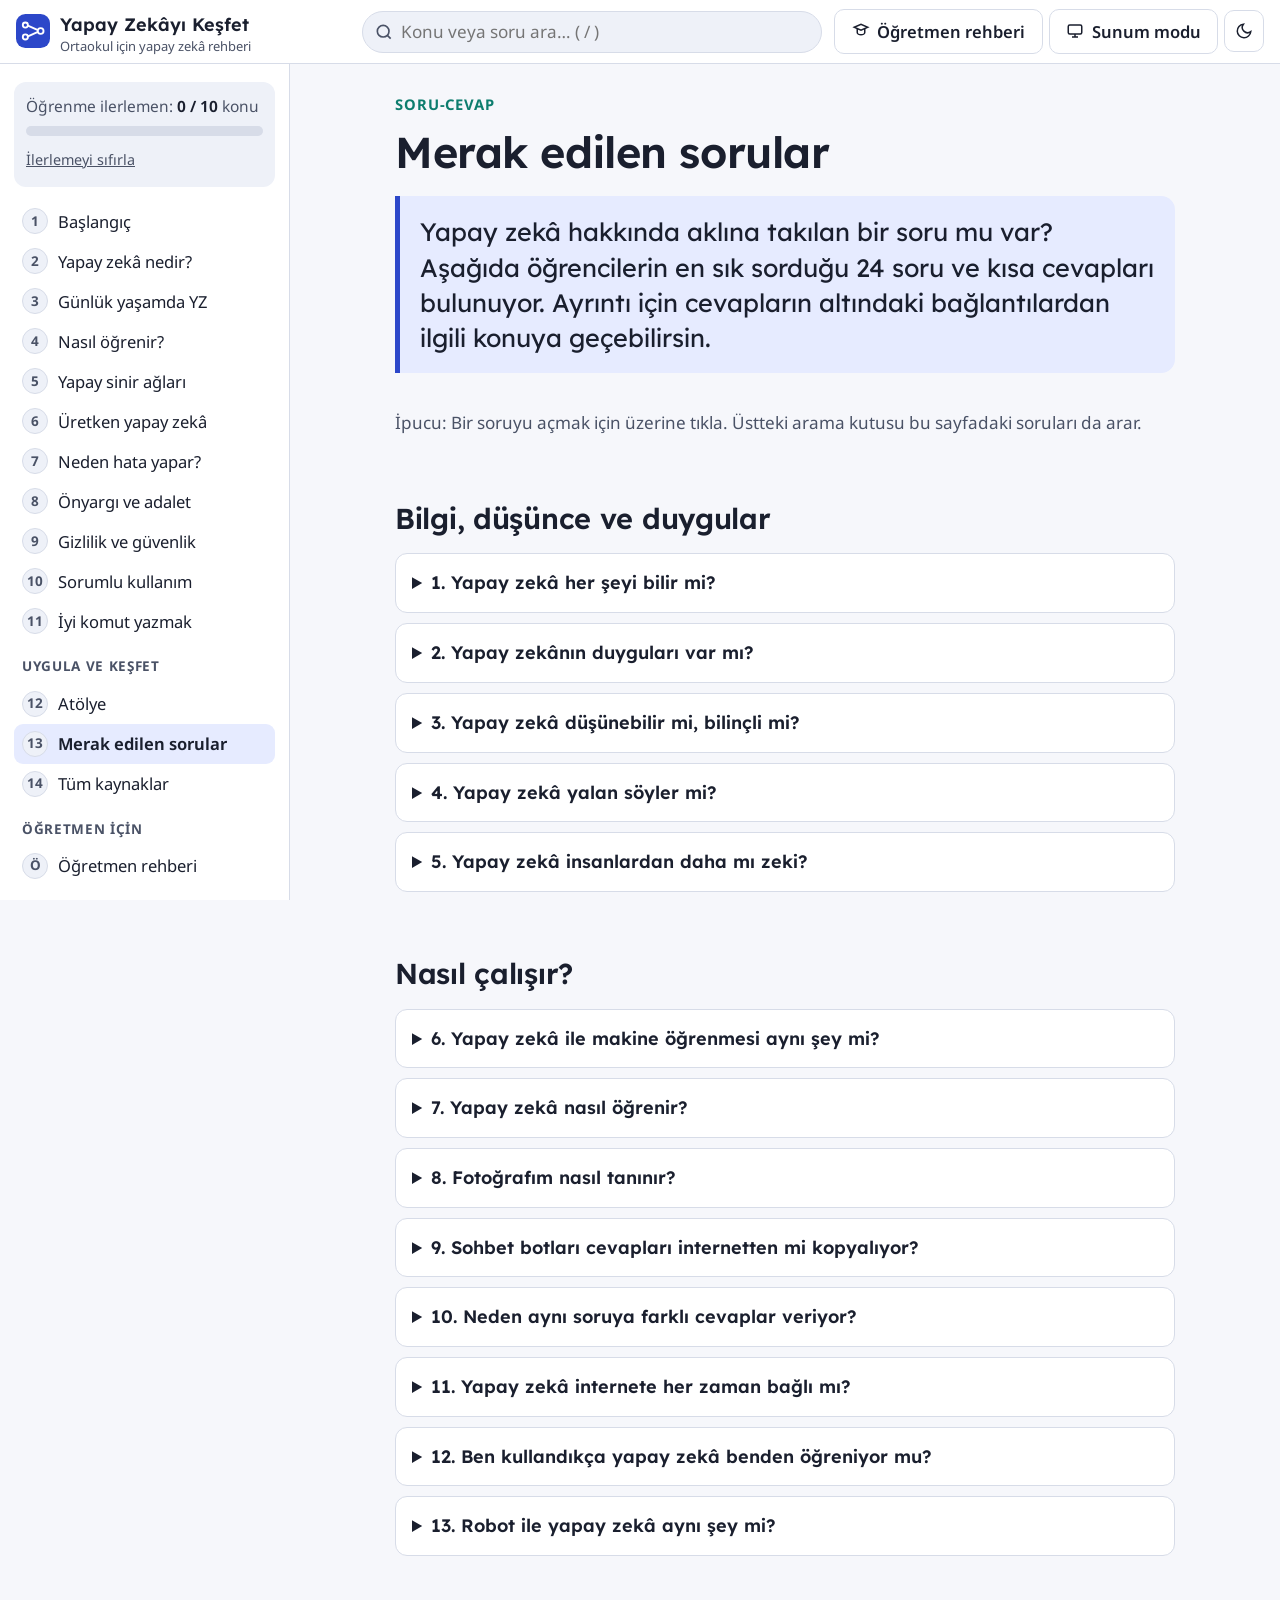
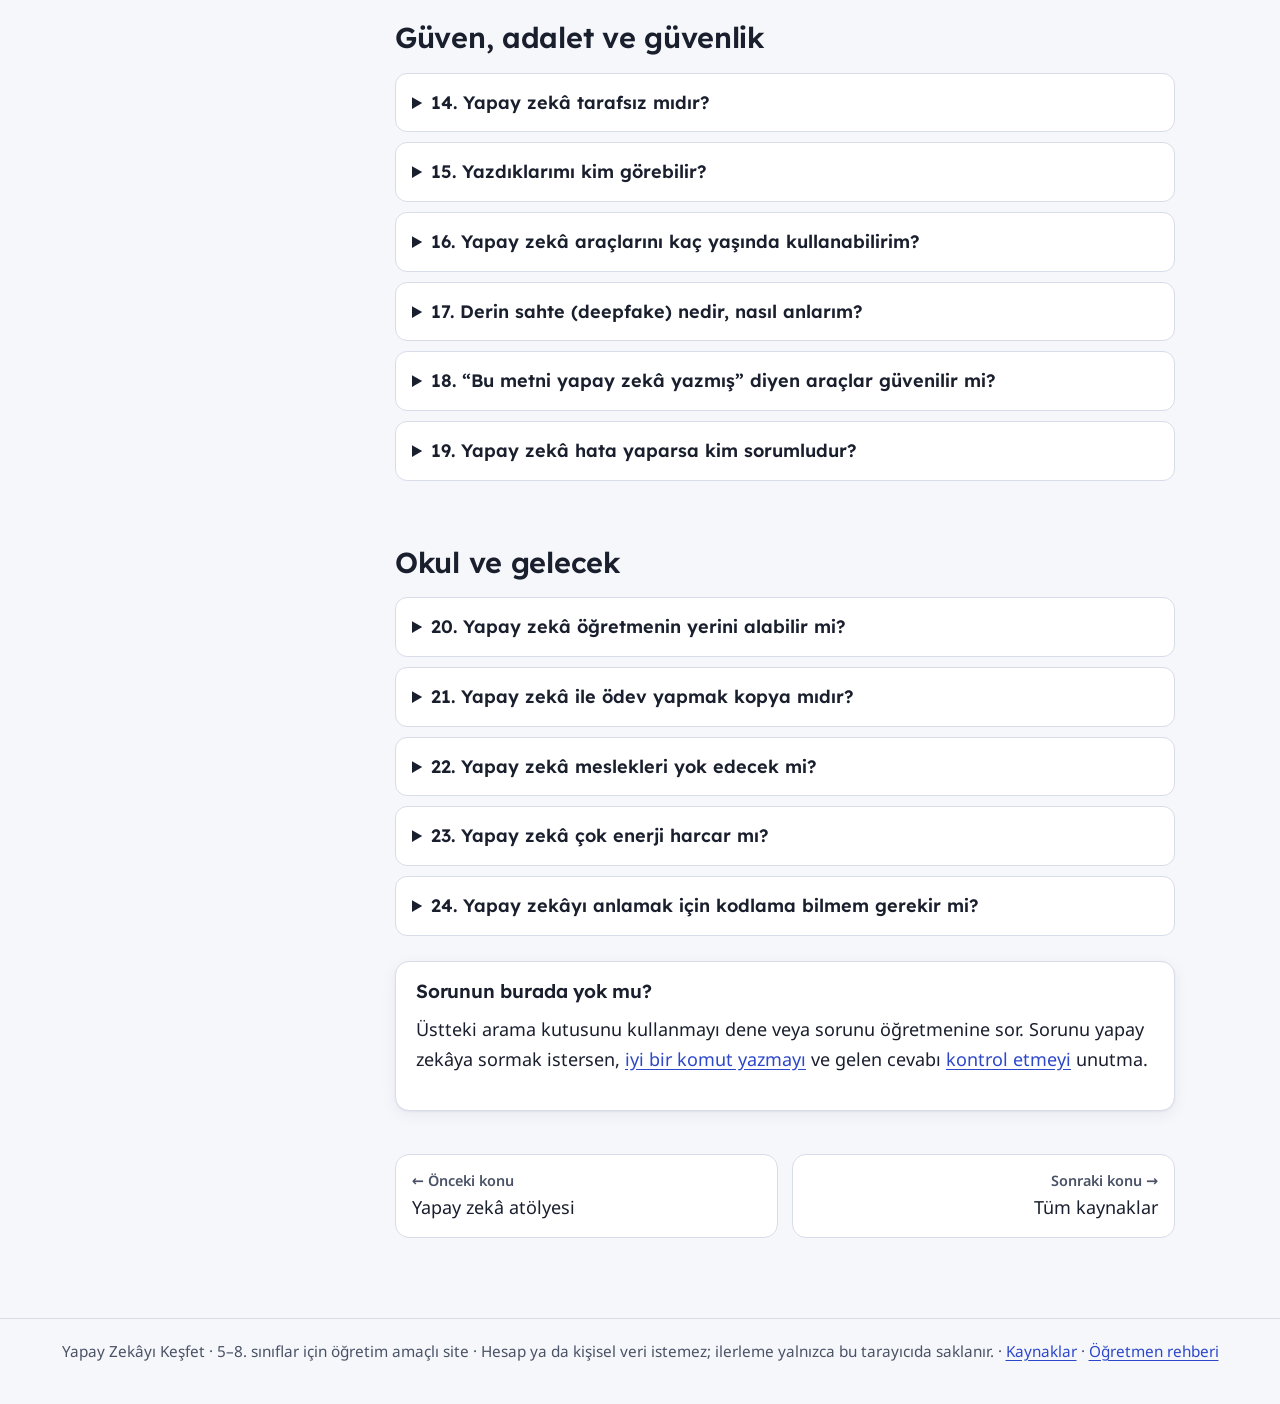
<file: sss.html>
<!doctype html>
<html lang="tr">
<head>
<meta charset="utf-8">
<meta name="viewport" content="width=device-width, initial-scale=1">
<title>Merak edilen sorular · Yapay Zekâyı Keşfet</title>
<meta name="description" content="Öğrencilerin yapay zekâ hakkında sık sorduğu 24 soruya kısa, doğru ve anlaşılır cevaplar.">
<link rel="preconnect" href="https://fonts.googleapis.com">
<link rel="preconnect" href="https://fonts.gstatic.com" crossorigin>
<link href="https://fonts.googleapis.com/css2?family=Lexend:wght@500;600;700&family=Noto+Sans:ital,wght@0,400;0,600;0,700;1,400&display=swap" rel="stylesheet">
<link rel="stylesheet" href="assets/css/site.css">
<script>try{var t=localStorage.getItem("yz-tema");if(t)document.documentElement.setAttribute("data-theme",JSON.parse(t));if(JSON.parse(localStorage.getItem("yz-sunum")))document.documentElement.classList.add("present-root")}catch(e){}</script>
</head>
<body data-page="sss">
<a class="skip" href="#icerik">İçeriğe geç</a>
<header id="site-header"></header>
<div class="layout">
<nav id="sidebar"></nav>
<main id="icerik" tabindex="-1">
<article class="content">

<p class="eyebrow">Soru-cevap</p>
<h1>Merak edilen sorular</h1>
<p class="hook">Yapay zekâ hakkında aklına takılan bir soru mu var? Aşağıda öğrencilerin en sık sorduğu 24 soru ve kısa cevapları bulunuyor. Ayrıntı için cevapların altındaki bağlantılardan ilgili konuya geçebilirsin.</p>
<p class="note">İpucu: Bir soruyu açmak için üzerine tıkla. Üstteki arama kutusu bu sayfadaki soruları da arar.</p>

<div class="faq">

<h2 id="bilgi-ve-dusunce">Bilgi, düşünce ve duygular</h2>

<details id="s-her-seyi-bilir-mi"><summary>1. Yapay zekâ her şeyi bilir mi?</summary><div>
<p>Hayır. Bir dil modelinin “bilgisi”, eğitildiği verilerle ve bu verilerin toplandığı tarihle sınırlıdır. Eğitim verisinde az bulunan konularda zayıf kalabilir, sonrasında olanları bilmeyebilir. Üstelik bilmediği bir şeyi her zaman “bilmiyorum” diye söylemez; inandırıcı ama yanlış bir cevap da uydurabilir.</p>
<p class="src" data-src="aof-giris,kalai"></p>
<p>Daha fazlası: <a href="hatalar.html">Yapay zekâ neden hata yapar?</a></p>
</div></details>

<details id="s-duygu"><summary>2. Yapay zekânın duyguları var mı?</summary><div>
<p>Yapay zekâ “Çok üzüldüm” veya “Sevindim” gibi duygusal görünen cümleler üretebilir; çünkü bu tür ifadeleri insanların yazdığı metinlerden öğrenmiştir. Ancak bugünkü sistemlerin gerçekten bir şey hissettiğine dair bilimsel bir kanıt yoktur. Makinelerin bir gün duygu veya bilinç sahibi olup olamayacağı ise bilim insanları ve felsefeciler arasında hâlâ tartışılan, cevabı kesin olmayan bir sorudur.</p>
<p class="src" data-src="aof-giris"></p>
<p>Daha fazlası: <a href="nedir.html#dusunur-mu">Yapay zekâ düşünebilir mi?</a></p>
</div></details>

<details id="s-dusunur-mu"><summary>3. Yapay zekâ düşünebilir mi, bilinçli mi?</summary><div>
<p>Cevap, “düşünmek” kelimesine ne anlam verdiğimize bağlıdır. Yapay zekâ bazı görevlerde zekice <em>davranabilir</em>: problem çözebilir, metin yazabilir. Bunu, verilerden öğrenilmiş ilişkilere dayanan hesaplamalarla yapar. Zekice davranmak, bilinçli olmak anlamına gelmez. Bugünkü sistemlerin bilinçli olduğuna dair kanıt yoktur; ancak bu konu kesin olarak çözülmüş değildir.</p>
<p class="src" data-src="aof-giris,aof-matematik"></p>
</div></details>

<details id="s-yalan"><summary>4. Yapay zekâ yalan söyler mi?</summary><div>
<p>Bir dil modeli yanlış bilgi verdiğinde bu genellikle bir insanın bilerek yalan söylemesine benzemez. Model, öğrendiği örüntülere göre en olası görünen metni üretir; bu metin gerçeğe uymayabilir. Buna halüsinasyon (uydurma) denir. Sonuç yine de yanlış bilgidir; bu yüzden önemli bilgileri kontrol etmek gerekir.</p>
<p class="src" data-src="meb-antalya,ibm-halusinasyon"></p>
</div></details>

<details id="s-insandan-zeki"><summary>5. Yapay zekâ insanlardan daha mı zeki?</summary><div>
<p>Bazı belirli görevlerde insanlardan çok daha hızlı ve tutarlıdır: büyük miktarda veriyi taramak veya belirli bir oyunu oynamak gibi. Ama bağlamı kavramak, az örnekten genelleme yapmak, etik yargıda bulunmak ve gerçek dünyayı deneyimlemek gibi konularda insanlardan farklıdır ve çoğu zaman geride kalır. Her alanda insan gibi öğrenip uyum sağlayan bir “genel yapay zekâ” henüz yoktur; ne zaman ve mümkün olup olmayacağı konusunda görüş birliği bulunmaz.</p>
<p class="src" data-src="aof-giris"></p>
</div></details>

<h2 id="nasil-calisir">Nasıl çalışır?</h2>

<details id="s-ml-ayni-mi"><summary>6. Yapay zekâ ile makine öğrenmesi aynı şey mi?</summary><div>
<p>Hayır. Yapay zekâ, makinelerin zekice görünen görevleri yapmasıyla ilgilenen geniş bir alandır. Makine öğrenmesi, bu alanın içinde, sistemlerin kurallarını örneklerden öğrendiği yöntemlerin adıdır. Derin öğrenme de makine öğrenmesinin çok katmanlı sinir ağları kullanan bir türüdür. Kurallarla çalışan uzman sistemler gibi öğrenmeyen yapay zekâ sistemleri de vardır.</p>
<p class="src" data-src="meb-antalya,aof-giris"></p>
<p>Daha fazlası: <a href="nedir.html#iliski">Yapay zekâ, makine öğrenmesi, derin öğrenme</a></p>
</div></details>

<details id="s-nasil-ogrenir"><summary>7. Yapay zekâ nasıl öğrenir?</summary><div>
<p>Çoğu yapay zekâ sistemi, çok sayıda örnek ve bu örneklerin doğru cevapları (etiketleri) üzerinden eğitilir. Eğitim sırasında modelin içindeki sayılar (parametreler), tahminleri doğru cevaplara yaklaşacak biçimde adım adım ayarlanır. Sonra model, eğitimde görmediği örneklerle test edilir.</p>
<p class="src" data-src="aof-matematik,aof-giris"></p>
<p>Daha fazlası: <a href="nasil-ogrenir.html">Yapay zekâ nasıl öğrenir?</a></p>
</div></details>

<details id="s-fotograf"><summary>8. Fotoğrafım nasıl tanınır?</summary><div>
<p>Bilgisayar için bir fotoğraf, her pikselin rengini gösteren sayılardan oluşur. Yüz tanıma sistemleri bu sayılardan yüzün belirgin özelliklerini çıkarır ve bunları sayısal bir “özet” hâline getirir. Telefonun yüz kilidi, kameradan gelen yüzün özetini kayıtlı yüzünkiyle karşılaştırır; yeterince benzerse kilidi açar. Yüz verisi biyometrik veridir ve kanunda özel nitelikli kişisel veri olarak korunur.</p>
<p class="src" data-src="aof-giris,kvkk"></p>
<p>Daha fazlası: <a href="sinir-aglari.html">Yapay sinir ağları</a> · <a href="gizlilik.html">Gizlilik</a></p>
</div></details>

<details id="s-kopyaliyor-mu"><summary>9. Sohbet botları cevapları internetten mi kopyalıyor?</summary><div>
<p>Genellikle hayır. Dil modelleri cevabı, öğrendikleri örüntülere dayanarak parça parça (token token) üretir; hazır bir cevap deposundan kopyalamaz. Bazı uygulamalar ayrıca internette arama yapıp bulduklarını özetleyebilir; ama bu durumda da özet hatalı olabilir. Model bazen eğitim verisindeki metinlere çok benzeyen parçalar da üretebilir.</p>
<p class="src" data-src="meb-antalya,aof-giris"></p>
<p>Daha fazlası: <a href="uretken-yz.html#dil-modeli">Bir dil modeli metni nasıl üretir?</a></p>
</div></details>

<details id="s-farkli-cevap"><summary>10. Neden aynı soruya farklı cevaplar veriyor?</summary><div>
<p>Dil modeli her adımda olası sonraki parçalar için olasılık hesaplar ve bunlardan birini seçer. Seçimde bir miktar rastgelelik olduğundan, aynı soru farklı cevaplara dönüşebilir. Bu, cevaplardan hangisinin doğru olduğu hakkında bilgi vermez.</p>
<p class="src" data-src="meb-antalya,seminer"></p>
<p>Dene: <a href="atolye.html#sim-kelime">Sıradaki kelime oyunu</a></p>
</div></details>

<details id="s-internete-bagli"><summary>11. Yapay zekâ internete her zaman bağlı mı?</summary><div>
<p>Hayır, her zaman değil. Pek çok sohbet botu, şirketlerin internet üzerinden erişilen bilgisayarlarında çalışır; bu yüzden internet gerektirir. Ama bazı yapay zekâ özellikleri doğrudan telefonda veya bilgisayarda çalışabilir; örneğin bazı yüz kilidi, ses tanıma veya çeviri özellikleri ve bilgisayara kurulan “yerel” modeller. Ayrıca bir modelin internete bağlı olması ile kendi bilgisi aynı şey değildir: Modelin bilgisi eğitimden gelir; bazı uygulamalar buna ek olarak internette arama yapar.</p>
<p class="src" data-src="meb-antalya,seminer"></p>
</div></details>

<details id="s-ogrenmeye-devam"><summary>12. Ben kullandıkça yapay zekâ benden öğreniyor mu?</summary><div>
<p>Duruma göre değişir. Pek çok model, kullanıma sunulduktan sonra konuşma sırasında kendini değiştirmez; konuşmada yazdıklarını yalnızca o anki bağlam olarak kullanır. Bazı uygulamaların ise ayrı bir “hafıza” özelliği olabilir veya şirketler konuşmaları ileride modelleri geliştirmek için kullanabilir. Bu, aracın ayarlarına ve kurallarına bağlıdır. Yapay zekâ sistemlerinin kullanıma sunulduktan sonra ne kadar değişip uyum sağladığı sistemden sisteme farklıdır.</p>
<p class="src" data-src="oecd-tanim,meb-antalya,seminer"></p>
</div></details>

<details id="s-robot"><summary>13. Robot ile yapay zekâ aynı şey mi?</summary><div>
<p>Hayır. Robot, fiziksel bir gövdesi olan ve hareket edebilen bir makinedir. Birçok robot (örneğin fabrikalarda aynı hareketi tekrar eden kollar) yapay zekâ kullanmaz. Yapay zekâların çoğu da gövdesi olmayan yazılımlardır. Bazı robotlar ise çevresini algılamak veya yolunu bulmak için yapay zekâ kullanır; örneğin engellere çarpmadan dolaşan robot süpürgeler.</p>
<p class="src" data-src="seminer,aof-giris"></p>
</div></details>

<h2 id="guven-ve-adalet">Güven, adalet ve güvenlik</h2>

<details id="s-tarafsiz-mi"><summary>14. Yapay zekâ tarafsız mıdır?</summary><div>
<p>Her zaman değil. Yapay zekâ, eğitildiği verilerden öğrenir. Veri bazı durumları veya grupları yeterince temsil etmiyorsa ya da geçmişteki adil olmayan kararları içeriyorsa, sistem de bu durumlarda daha çok hata yapabilir veya haksız sonuçlar üretebilir.</p>
<p class="src" data-src="aof-giris,gml-onyargi"></p>
<p>Daha fazlası: <a href="onyargi.html">Veri, önyargı ve adalet</a></p>
</div></details>

<details id="s-kim-gorur"><summary>15. Yazdıklarımı kim görebilir?</summary><div>
<p>Çevrim içi yapay zekâ araçlarına yazdıkların genellikle aracı sunan şirketin bilgisayarlarına gönderilir. Konuşmaların ne kadar saklanacağı, incelenip incelenmeyeceği veya modelleri geliştirmek için kullanılıp kullanılmayacağı araca ve ayarlara göre değişir. Bu yüzden şifre, adres, telefon, kimlik numarası, özel fotoğraflar ve başkalarının bilgileri gibi kişisel verileri hiçbir araca yazma.</p>
<p class="src" data-src="seminer,kvkk,unicef"></p>
<p>Daha fazlası: <a href="gizlilik.html">Gizlilik ve güvenli kullanım</a></p>
</div></details>

<details id="s-yas"><summary>16. Yapay zekâ araçlarını kaç yaşında kullanabilirim?</summary><div>
<p>Bunun tek bir cevabı yoktur. Her aracın kendi kullanım koşulları ve yaş şartı vardır; bunlar araçtan araca farklıdır ve zamanla değişebilir. Bir aracı kullanmadan önce ailenle birlikte aracın güncel koşullarını oku ve okulunun kurallarını öğretmenine sor. UNESCO da üretken yapay zekâ platformlarıyla çocukların bağımsız olarak sohbet etmesi için bir yaş sınırı belirlenmesini önermektedir.</p>
<p class="src" data-src="unesco-uretken,meb-politika"></p>
</div></details>

<details id="s-deepfake"><summary>17. Derin sahte (deepfake) nedir, nasıl anlarım?</summary><div>
<p>Derin sahte, yapay zekâ ile bir kişinin yüzünün veya sesinin gerçekçi biçimde taklit edildiği video, fotoğraf ya da ses kaydıdır. Görsel ipuçları (tuhaf ışık, bulanık kenarlar) bazen işe yarar; ama sahteler geliştikçe bu ipuçları güvenilmez hâle gelebilir. En iyi yol mantık kontrolüdür: İçerik resmî ve güvenilir kaynaklarda var mı? Mesaj seni acele ettiriyor veya gizli tutmanı istiyor mu? Şüphelenirsen paylaşma ve bir yetişkine danış.</p>
<p class="src" data-src="seminer,aof-giris"></p>
</div></details>

<details id="s-tespit-araci"><summary>18. “Bu metni yapay zekâ yazmış” diyen araçlar güvenilir mi?</summary><div>
<p>Bu araçların verdiği sonuçlar kesin kanıt değildir. Onlar da bir tahmin yürütür; insan yazısını yapay zekâ yazısı sanabilir veya tersini yapabilir. Bu yüzden tek başına bir “yapay zekâ skoru” birini suçlamak için yeterli değildir.</p>
<p class="src" data-src="meb-antalya"></p>
</div></details>

<details id="s-sorumlu"><summary>19. Yapay zekâ hata yaparsa kim sorumludur?</summary><div>
<p>Yapay zekâ bir araçtır; sorumluluk alamaz. Duruma göre sorumluluk, sistemi geliştirenlerde, onu bir hizmette kullanan kurumda ve onun çıktısını kullanan kişide olabilir. Bu yüzden önemli kararlarda son sözün insanda olması ve yapay zekânın insan denetimi altında kullanılması önerilir. Bir ödevde yapay zekâdan yararlandıysan, teslim ettiğin işin sorumluluğu sende kalır.</p>
<p class="src" data-src="aof-giris,unesco-etik"></p>
</div></details>

<h2 id="okul-ve-gelecek">Okul ve gelecek</h2>

<details id="s-ogretmen"><summary>20. Yapay zekâ öğretmenin yerini alabilir mi?</summary><div>
<p>Yapay zekâ konu anlatabilir, soru hazırlayabilir, öğrencinin hızına göre içerik önerebilir. Ancak öğretmenin öğrencilerle kurduğu ilişki, duygusal destek, sınıfta tartışmayı yönetmek ve eleştirel düşünmeye rehberlik etmek gibi görevler yapay zekânın kolayca üstlenemeyeceği katkılar olarak görülür. Eğitimle ilgili rehberler de yapay zekânın öğretmenin yerine geçmesini değil, öğretmeni ve öğrenmeyi desteklemesini önerir. Gelecekte öğretmenlik rolünün nasıl değişeceği ise hâlâ tartışılmaktadır.</p>
<p class="src" data-src="aof-giris,meb-antalya,unesco-uretken"></p>
</div></details>

<details id="s-odev-kopya"><summary>21. Yapay zekâ ile ödev yapmak kopya mıdır?</summary><div>
<p>Nasıl kullandığına ve öğretmeninin kurallarına bağlıdır. Ödevi yapay zekâya yazdırıp kendi emeğin gibi teslim etmek dürüst değildir ve öğrenmeni engeller. Bir konuyu anlamak için açıklama istemek, kendini sınamak için soru almak veya taslağına geri bildirim istemek ise öğrenmeye destek olabilir. Öğretmenin izin verdiyse, yapay zekâyı nasıl kullandığını ödevinde belirt.</p>
<p class="src" data-src="seminer,meb-antalya"></p>
<p>Daha fazlası: <a href="sorumlu-kullanim.html">Yapay zekâyı sorumlu kullanmak</a></p>
</div></details>

<details id="s-meslek"><summary>22. Yapay zekâ meslekleri yok edecek mi?</summary><div>
<p>Kesin bir şey söylemek zordur. Yapay zekâ bazı tekrarlanan görevleri üstlenebilir; birçok meslekte görevlerin ve gereken becerilerin değişmesi beklenir. Aynı zamanda veri, yapay zekâ etiği ve yapay zekâ ile çalışma gibi alanlarda yeni roller ortaya çıkmaktadır. Empati, etik karar verme, iş birliği ve yaratıcılık gibi insan becerileri önemini korur. Sürekli öğrenmeye açık olmak bu değişime hazırlanmanın iyi bir yoludur.</p>
<p class="src" data-src="aof-giris,seminer"></p>
</div></details>

<details id="s-enerji"><summary>23. Yapay zekâ çok enerji harcar mı?</summary><div>
<p>Büyük yapay zekâ modellerini eğitmek ve çalıştırmak güçlü bilgisayarlar ve önemli miktarda enerji gerektirir. Bu yüzden sürdürülebilirlik de yapay zekâ etiğinin konuları arasındadır. Küçük işler için daha küçük ve verimli modeller kullanmak bu etkiyi azaltmanın yollarından biridir.</p>
<p class="src" data-src="aof-giris,seminer"></p>
</div></details>

<details id="s-kodlama"><summary>24. Yapay zekâyı anlamak için kodlama bilmem gerekir mi?</summary><div>
<p>Hayır. Yapay zekânın nasıl çalıştığını, sınırlarını ve sorumlu kullanımını anlamak için kodlama bilmek gerekmez; bu siteyi de kodlama bilmeden tamamlayabilirsin. Uluslararası kuruluşlar, tüm öğrencilerin yapay zekâyı anlayan, eleştirel düşünen ve sorumlu kullanan bireyler olmasını hedefleyen yetkinlik çerçeveleri hazırlamaktadır. Kodlamayı merak edersen, yapay zekâ projeleri yapmak için ileride programlama da öğrenebilirsin.</p>
<p class="src" data-src="unesco-ogrenci,ai4k12"></p>
<p>Ek kaynak: Yeni başlayanlar için ücretsiz çevrim içi bir kurs olan <a href="https://www.elementsofai.com/" target="_blank" rel="noopener">Elements of AI<span class="sr-only"> (yeni sekmede açılır)</span></a> (ileri düzeyde merak edenler için).</p>
<p class="src" data-src="elements"></p>
</div></details>

</div>

<section class="box" aria-labelledby="sorun-yok">
  <h2 id="sorun-yok" class="box-label">Sorunun burada yok mu?</h2>
  <p>Üstteki arama kutusunu kullanmayı dene veya sorunu öğretmenine sor. Sorunu yapay zekâya sormak istersen, <a href="iyi-komut.html">iyi bir komut yazmayı</a> ve gelen cevabı <a href="hatalar.html#kontrol-listesi">kontrol etmeyi</a> unutma.</p>
</section>

<nav id="pager"></nav>
</article>
</main>
</div>
<footer id="site-footer"></footer>
<script src="assets/js/data.js"></script>
<script src="assets/js/search-index.js"></script>
<script src="assets/js/site.js"></script>
</body>
</html>
</file>
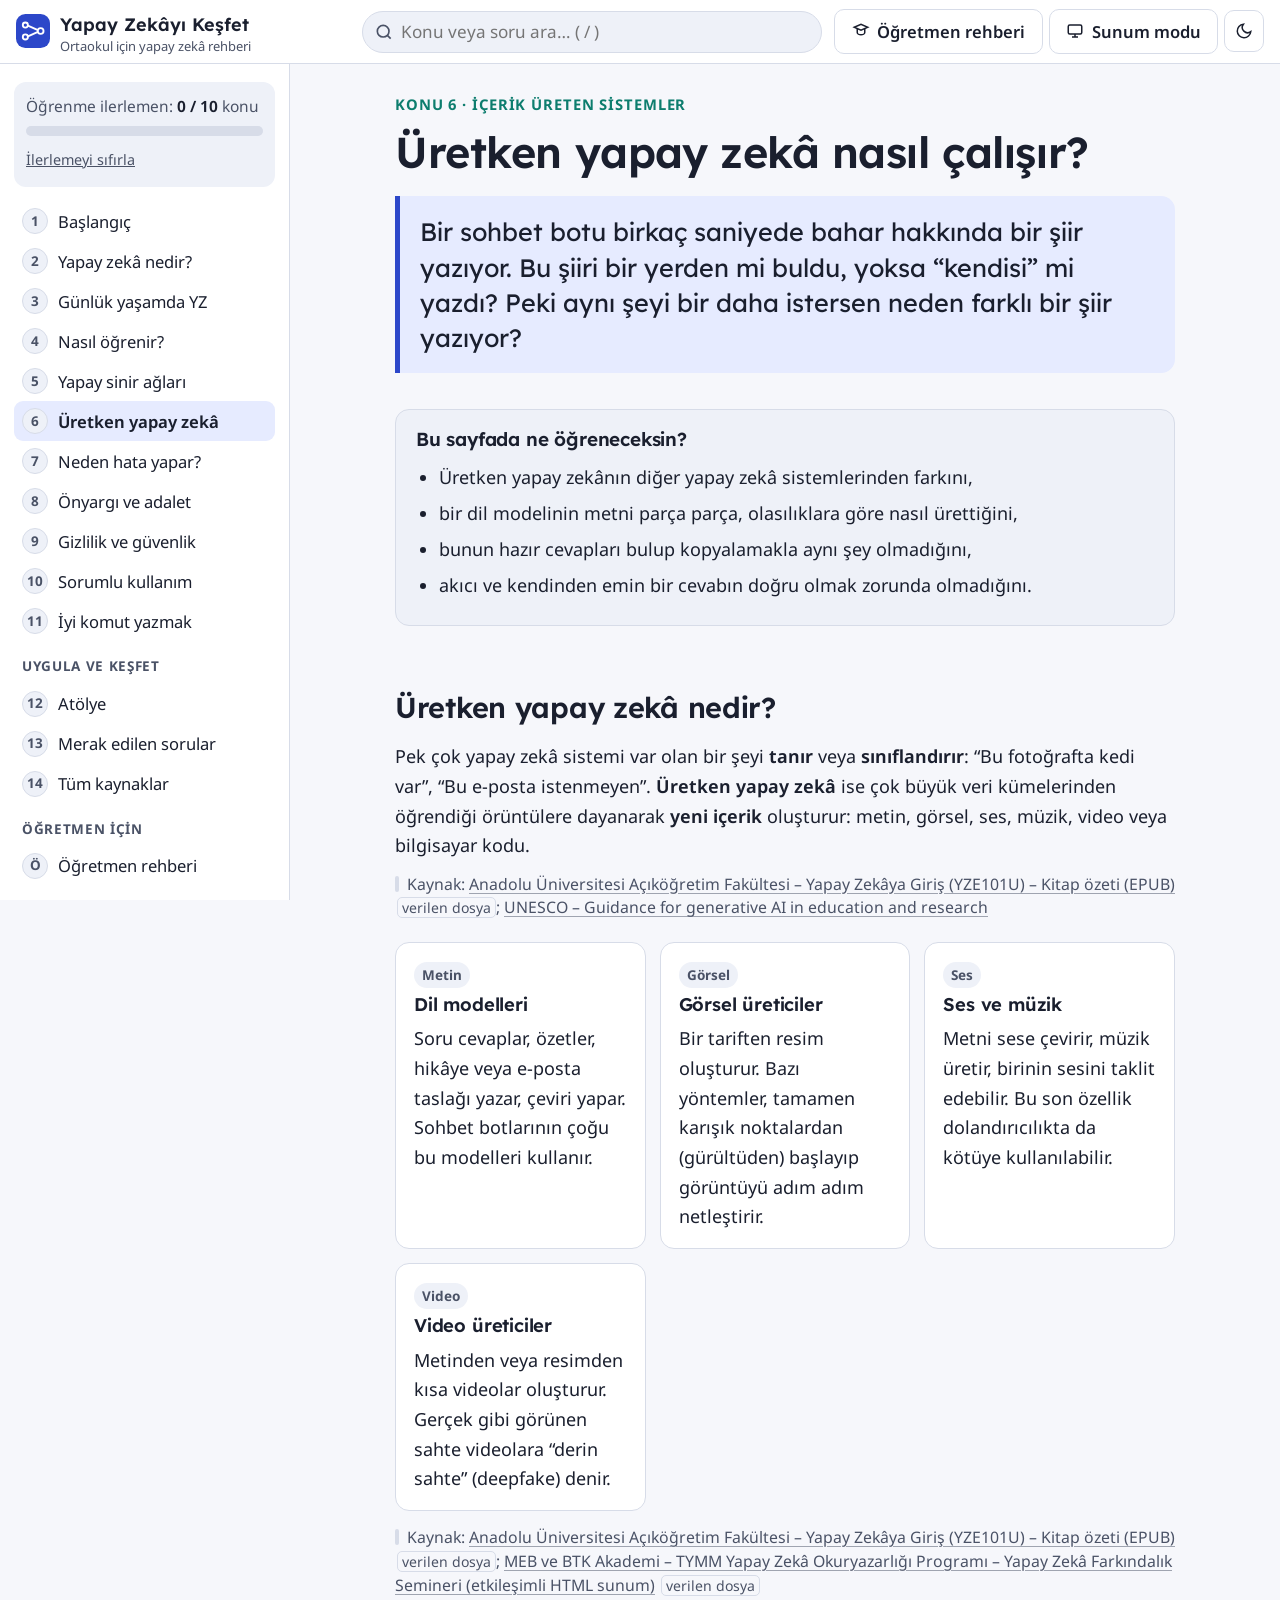
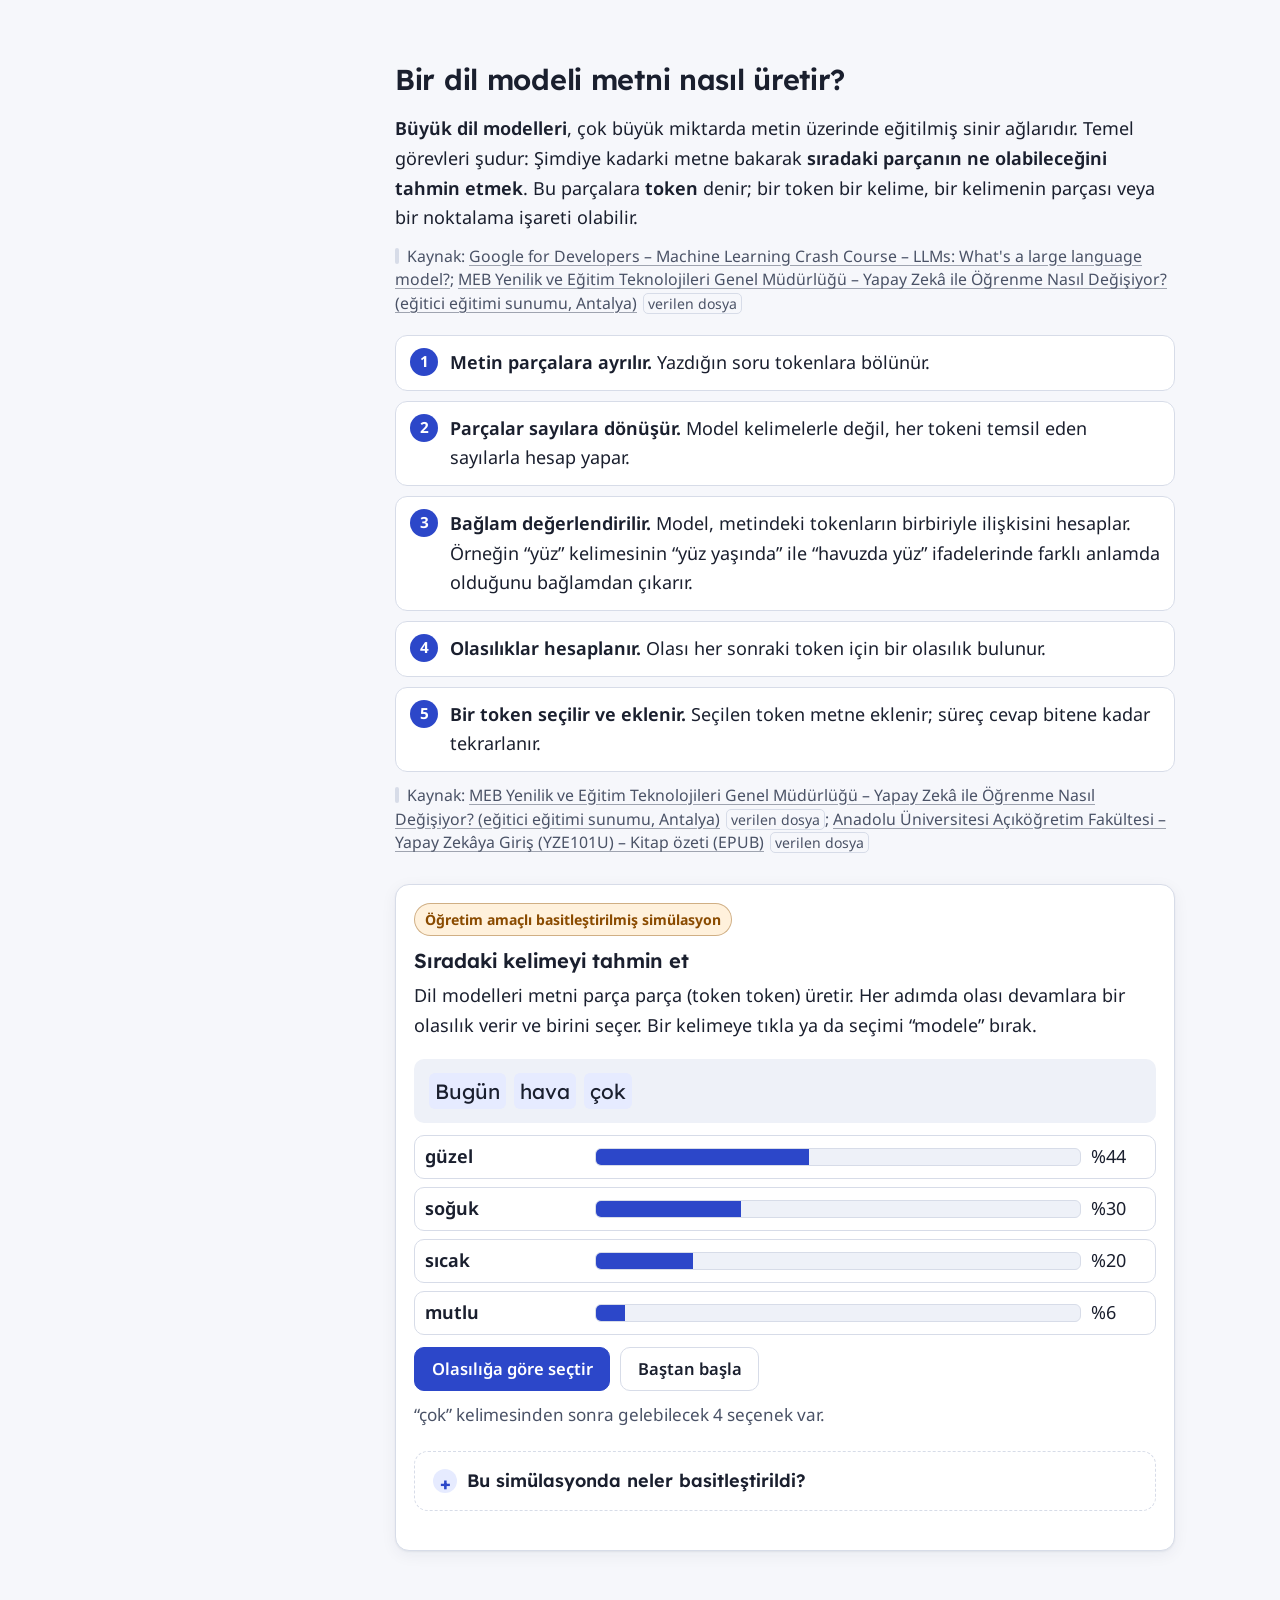
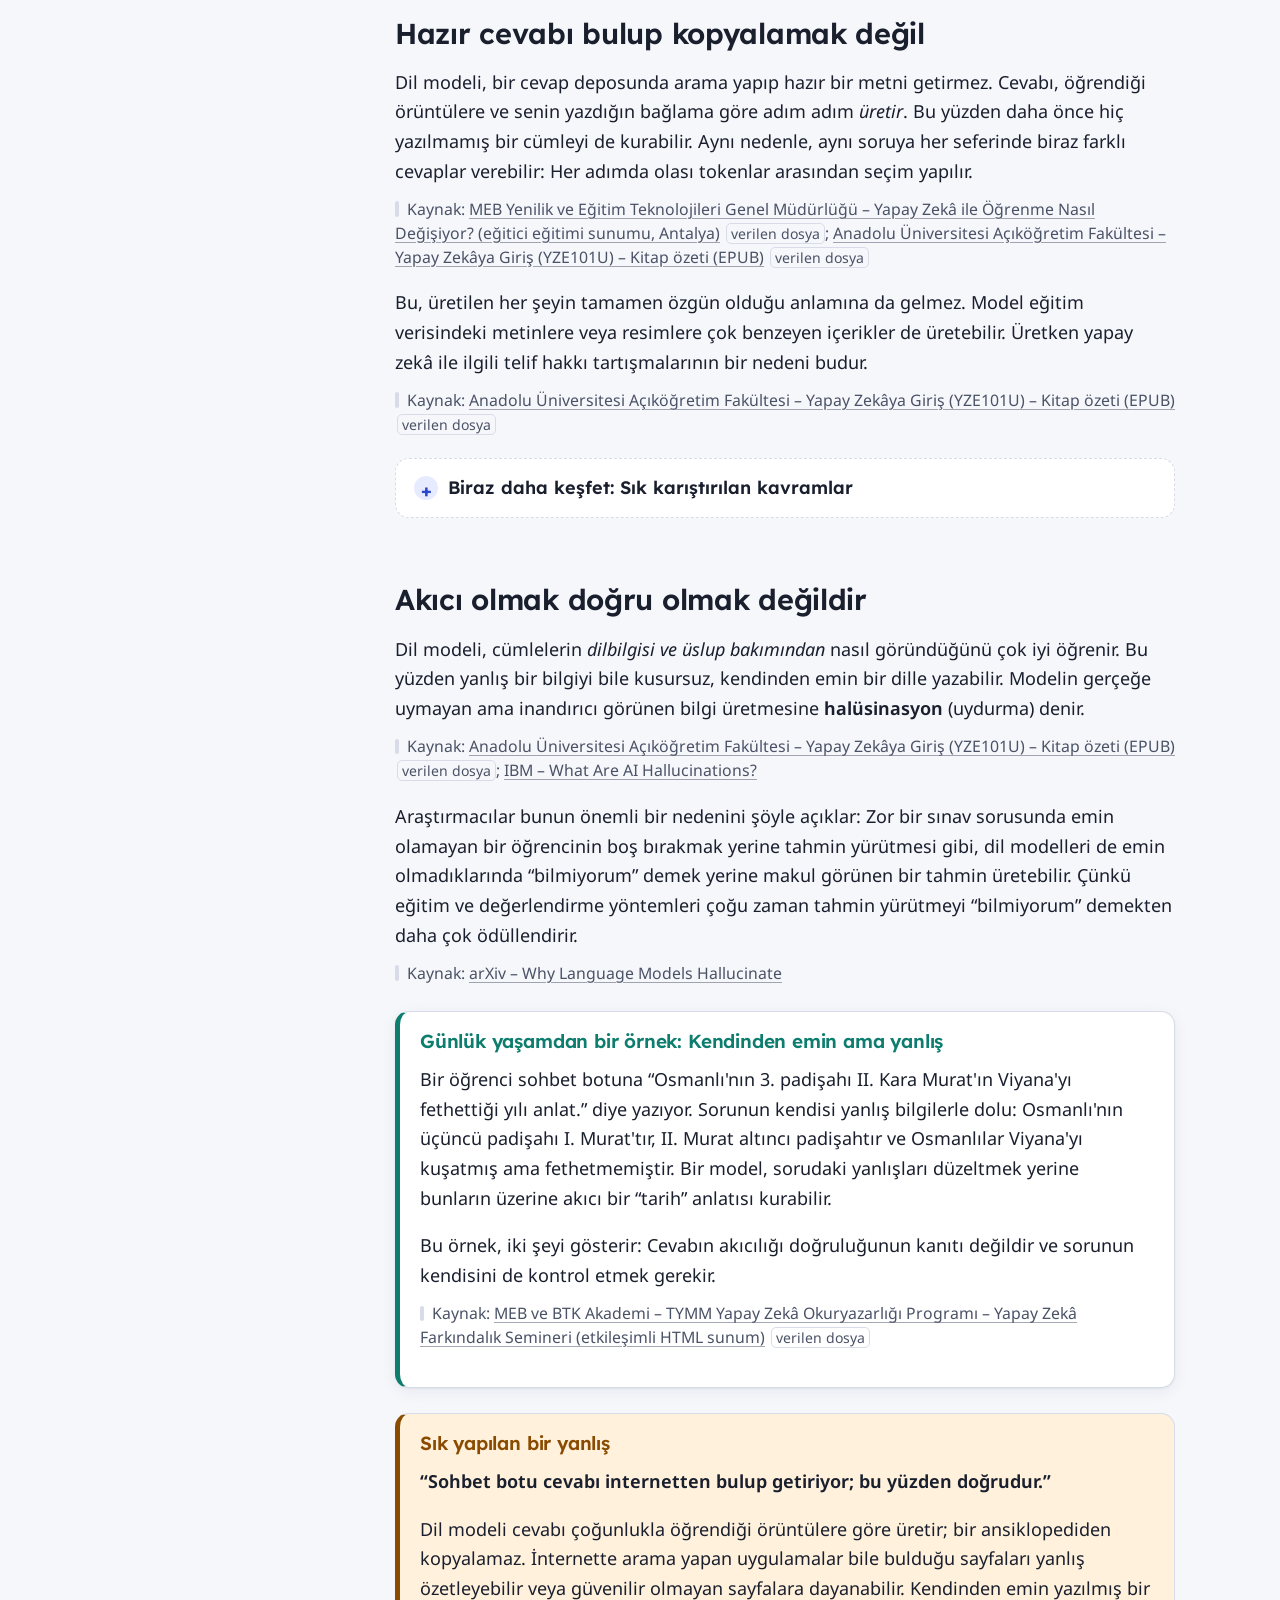
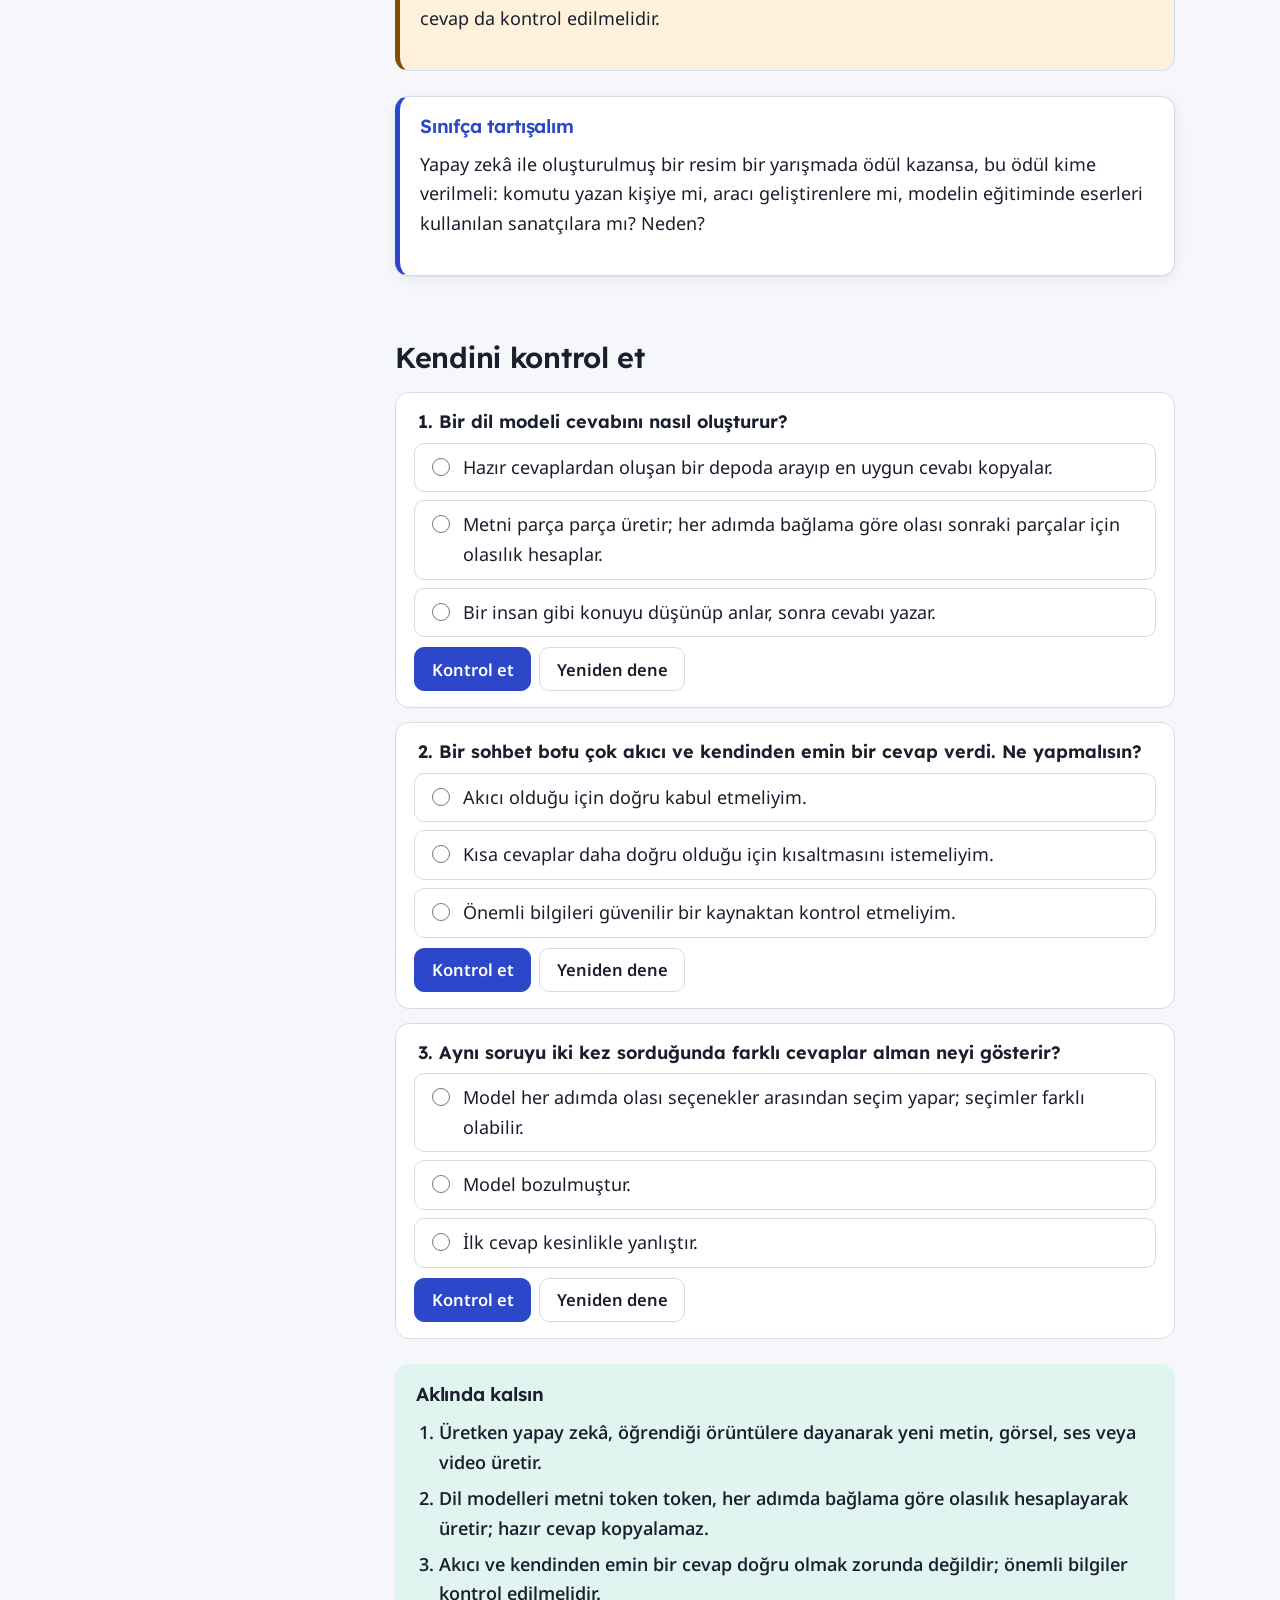
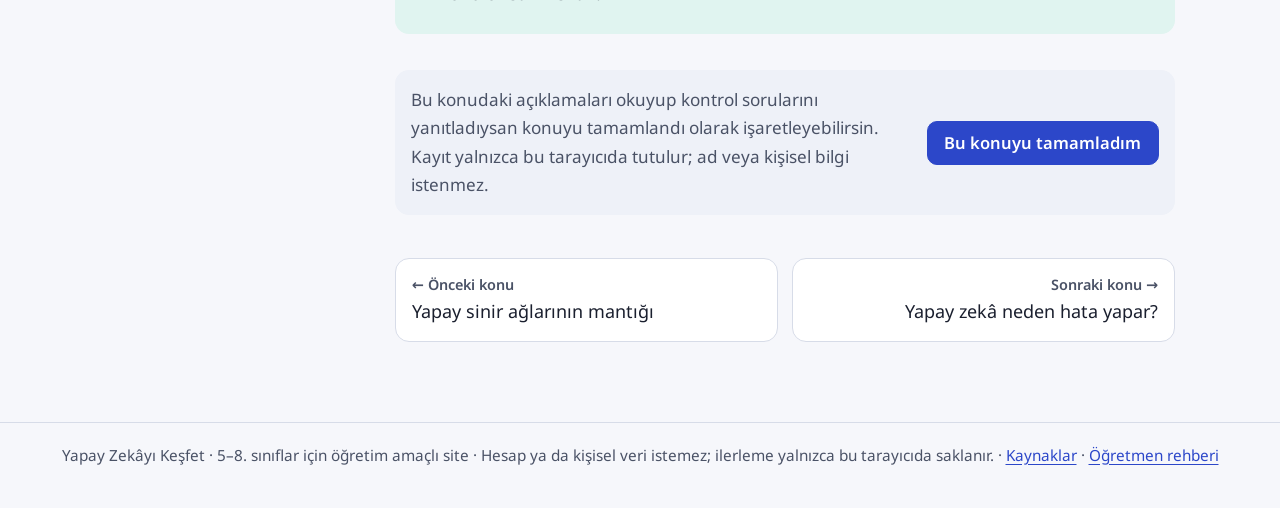
<file: uretken-yz.html>
<!doctype html>
<html lang="tr">
<head>
<meta charset="utf-8">
<meta name="viewport" content="width=device-width, initial-scale=1">
<title>Üretken yapay zekâ nasıl çalışır? · Yapay Zekâyı Keşfet</title>
<meta name="description" content="Metin, görsel, ses ve video üreten yapay zekâ; dil modellerinin sonraki parçayı tahmin ederek metin üretmesi; akıcı ile doğru arasındaki fark.">
<link rel="preconnect" href="https://fonts.googleapis.com">
<link rel="preconnect" href="https://fonts.gstatic.com" crossorigin>
<link href="https://fonts.googleapis.com/css2?family=Lexend:wght@500;600;700&family=Noto+Sans:ital,wght@0,400;0,600;0,700;1,400&display=swap" rel="stylesheet">
<link rel="stylesheet" href="assets/css/site.css">
<script>try{var t=localStorage.getItem("yz-tema");if(t)document.documentElement.setAttribute("data-theme",JSON.parse(t));if(JSON.parse(localStorage.getItem("yz-sunum")))document.documentElement.classList.add("present-root")}catch(e){}</script>
</head>
<body data-page="uretken">
<a class="skip" href="#icerik">İçeriğe geç</a>
<header id="site-header"></header>
<div class="layout">
<nav id="sidebar"></nav>
<main id="icerik" tabindex="-1">
<article class="content">

<p class="eyebrow">Konu 6 · İçerik üreten sistemler</p>
<h1>Üretken yapay zekâ nasıl çalışır?</h1>
<p class="hook">Bir sohbet botu birkaç saniyede bahar hakkında bir şiir yazıyor. Bu şiiri bir yerden mi buldu, yoksa “kendisi” mi yazdı? Peki aynı şeyi bir daha istersen neden farklı bir şiir yazıyor?</p>

<section class="box learn" aria-labelledby="ogren">
  <h2 id="ogren" class="box-label">Bu sayfada ne öğreneceksin?</h2>
  <ul>
    <li>Üretken yapay zekânın diğer yapay zekâ sistemlerinden farkını,</li>
    <li>bir dil modelinin metni parça parça, olasılıklara göre nasıl ürettiğini,</li>
    <li>bunun hazır cevapları bulup kopyalamakla aynı şey olmadığını,</li>
    <li>akıcı ve kendinden emin bir cevabın doğru olmak zorunda olmadığını.</li>
  </ul>
</section>

<h2 id="nedir">Üretken yapay zekâ nedir?</h2>
<p>Pek çok yapay zekâ sistemi var olan bir şeyi <strong>tanır</strong> veya <strong>sınıflandırır</strong>: “Bu fotoğrafta kedi var”, “Bu e-posta istenmeyen”. <strong>Üretken yapay zekâ</strong> ise çok büyük veri kümelerinden öğrendiği örüntülere dayanarak <strong>yeni içerik</strong> oluşturur: metin, görsel, ses, müzik, video veya bilgisayar kodu.</p>
<p class="src" data-src="aof-giris,unesco-uretken"></p>
<div class="grid">
  <div class="card"><span class="tag">Metin</span><h3>Dil modelleri</h3><p>Soru cevaplar, özetler, hikâye veya e-posta taslağı yazar, çeviri yapar. Sohbet botlarının çoğu bu modelleri kullanır.</p></div>
  <div class="card"><span class="tag">Görsel</span><h3>Görsel üreticiler</h3><p>Bir tariften resim oluşturur. Bazı yöntemler, tamamen karışık noktalardan (gürültüden) başlayıp görüntüyü adım adım netleştirir.</p></div>
  <div class="card"><span class="tag">Ses</span><h3>Ses ve müzik</h3><p>Metni sese çevirir, müzik üretir, birinin sesini taklit edebilir. Bu son özellik dolandırıcılıkta da kötüye kullanılabilir.</p></div>
  <div class="card"><span class="tag">Video</span><h3>Video üreticiler</h3><p>Metinden veya resimden kısa videolar oluşturur. Gerçek gibi görünen sahte videolara “derin sahte” (deepfake) denir.</p></div>
</div>
<p class="src" data-src="aof-giris,seminer"></p>

<h2 id="dil-modeli">Bir dil modeli metni nasıl üretir?</h2>
<p><strong>Büyük dil modelleri</strong>, çok büyük miktarda metin üzerinde eğitilmiş sinir ağlarıdır. Temel görevleri şudur: Şimdiye kadarki metne bakarak <strong>sıradaki parçanın ne olabileceğini tahmin etmek</strong>. Bu parçalara <strong>token</strong> denir; bir token bir kelime, bir kelimenin parçası veya bir noktalama işareti olabilir.</p>
<p class="src" data-src="gml-llm,meb-antalya"></p>
<ol class="steps">
  <li><strong>Metin parçalara ayrılır.</strong> Yazdığın soru tokenlara bölünür.</li>
  <li><strong>Parçalar sayılara dönüşür.</strong> Model kelimelerle değil, her tokeni temsil eden sayılarla hesap yapar.</li>
  <li><strong>Bağlam değerlendirilir.</strong> Model, metindeki tokenların birbiriyle ilişkisini hesaplar. Örneğin “yüz” kelimesinin “yüz yaşında” ile “havuzda yüz” ifadelerinde farklı anlamda olduğunu bağlamdan çıkarır.</li>
  <li><strong>Olasılıklar hesaplanır.</strong> Olası her sonraki token için bir olasılık bulunur.</li>
  <li><strong>Bir token seçilir ve eklenir.</strong> Seçilen token metne eklenir; süreç cevap bitene kadar tekrarlanır.</li>
</ol>
<p class="src" data-src="meb-antalya,aof-giris"></p>

<section class="sim" data-widget="next-word" aria-label="Sıradaki kelime etkinliği"></section>

<h2 id="kopyalamak-degil">Hazır cevabı bulup kopyalamak değil</h2>
<p>Dil modeli, bir cevap deposunda arama yapıp hazır bir metni getirmez. Cevabı, öğrendiği örüntülere ve senin yazdığın bağlama göre adım adım <em>üretir</em>. Bu yüzden daha önce hiç yazılmamış bir cümleyi de kurabilir. Aynı nedenle, aynı soruya her seferinde biraz farklı cevaplar verebilir: Her adımda olası tokenlar arasından seçim yapılır.</p>
<p class="src" data-src="meb-antalya,aof-giris"></p>
<p>Bu, üretilen her şeyin tamamen özgün olduğu anlamına da gelmez. Model eğitim verisindeki metinlere veya resimlere çok benzeyen içerikler de üretebilir. Üretken yapay zekâ ile ilgili telif hakkı tartışmalarının bir nedeni budur.</p>
<p class="src" data-src="aof-giris"></p>

<details class="more">
  <summary>Biraz daha keşfet: Sık karıştırılan kavramlar</summary>
  <div class="more-body">
    <ul>
      <li><strong>Model ≠ uygulama.</strong> Dil modeli bir yapay zekâ modelidir; sohbet botu ise bu modeli kullanan bir uygulamadır. Bir uygulama farklı modelleri kullanabilir, bir model de farklı uygulamalarda yer alabilir.</li>
      <li><strong>İnternette arama ≠ modelin kendi bilgisi.</strong> Bazı uygulamalar cevap verirken internette arama yapabilir. Modelin kendi “bilgisi” ise eğitim verisinden gelir ve belirli bir tarihe kadardır. Bu yüzden güncel olaylar hakkında yanılabilir.</li>
      <li><strong>Bağlam penceresi ≠ kalıcı hafıza.</strong> Model, bir konuşma sırasında belli miktarda metni dikkate alabilir. Bu, seni “tanıdığı” veya her şeyi hatırladığı anlamına gelmez; bazı uygulamaların ayrı bir hafıza özelliği olabilir.</li>
      <li><strong>Rol vermek uzman yapmaz.</strong> “Bir fen öğretmeni gibi anlat” demek cevabın üslubunu değiştirebilir ama modeli gerçekten uzman yapmaz.</li>
    </ul>
    <p class="src" data-src="meb-antalya"></p>
    <p>Bir dil modelinin içinde sonraki token olasılıklarının nasıl hesaplandığını görselleştiren <a href="https://poloclub.github.io/transformer-explainer/" target="_blank" rel="noopener">Transformer Explainer<span class="sr-only"> (yeni sekmede açılır)</span></a> sayfası ileri düzeyde merak edenler için uygundur (İngilizce).</p>
    <p class="src" data-src="transformer-explainer"></p>
  </div>
</details>

<h2 id="akici-dogru">Akıcı olmak doğru olmak değildir</h2>
<p>Dil modeli, cümlelerin <em>dilbilgisi ve üslup bakımından</em> nasıl göründüğünü çok iyi öğrenir. Bu yüzden yanlış bir bilgiyi bile kusursuz, kendinden emin bir dille yazabilir. Modelin gerçeğe uymayan ama inandırıcı görünen bilgi üretmesine <strong>halüsinasyon</strong> (uydurma) denir.</p>
<p class="src" data-src="aof-giris,ibm-halusinasyon"></p>
<p>Araştırmacılar bunun önemli bir nedenini şöyle açıklar: Zor bir sınav sorusunda emin olamayan bir öğrencinin boş bırakmak yerine tahmin yürütmesi gibi, dil modelleri de emin olmadıklarında “bilmiyorum” demek yerine makul görünen bir tahmin üretebilir. Çünkü eğitim ve değerlendirme yöntemleri çoğu zaman tahmin yürütmeyi “bilmiyorum” demekten daha çok ödüllendirir.</p>
<p class="src" data-src="kalai"></p>

<section class="box example" aria-labelledby="ornek">
  <h2 id="ornek" class="box-label">Günlük yaşamdan bir örnek: Kendinden emin ama yanlış</h2>
  <p>Bir öğrenci sohbet botuna “Osmanlı'nın 3. padişahı II. Kara Murat'ın Viyana'yı fethettiği yılı anlat.” diye yazıyor. Sorunun kendisi yanlış bilgilerle dolu: Osmanlı'nın üçüncü padişahı I. Murat'tır, II. Murat altıncı padişahtır ve Osmanlılar Viyana'yı kuşatmış ama fethetmemiştir. Bir model, sorudaki yanlışları düzeltmek yerine bunların üzerine akıcı bir “tarih” anlatısı kurabilir.</p>
  <p>Bu örnek, iki şeyi gösterir: Cevabın akıcılığı doğruluğunun kanıtı değildir ve sorunun kendisini de kontrol etmek gerekir.</p>
  <p class="src" data-src="seminer"></p>
</section>

<section class="box mistake" aria-labelledby="yanlis">
  <h2 id="yanlis" class="box-label">Sık yapılan bir yanlış</h2>
  <p><strong>“Sohbet botu cevabı internetten bulup getiriyor; bu yüzden doğrudur.”</strong></p>
  <p>Dil modeli cevabı çoğunlukla öğrendiği örüntülere göre üretir; bir ansiklopediden kopyalamaz. İnternette arama yapan uygulamalar bile bulduğu sayfaları yanlış özetleyebilir veya güvenilir olmayan sayfalara dayanabilir. Kendinden emin yazılmış bir cevap da kontrol edilmelidir.</p>
</section>

<section class="box discuss" aria-labelledby="tartis">
  <h2 id="tartis" class="box-label">Sınıfça tartışalım</h2>
  <p>Yapay zekâ ile oluşturulmuş bir resim bir yarışmada ödül kazansa, bu ödül kime verilmeli: komutu yazan kişiye mi, aracı geliştirenlere mi, modelin eğitiminde eserleri kullanılan sanatçılara mı? Neden?</p>
</section>

<h2 id="kontrol">Kendini kontrol et</h2>
<div class="quiz-q" data-answer="b"><fieldset>
  <legend>1. Bir dil modeli cevabını nasıl oluşturur?</legend>
  <label class="opt"><input type="radio" value="a"> Hazır cevaplardan oluşan bir depoda arayıp en uygun cevabı kopyalar.</label>
  <label class="opt"><input type="radio" value="b"> Metni parça parça üretir; her adımda bağlama göre olası sonraki parçalar için olasılık hesaplar.</label>
  <label class="opt"><input type="radio" value="c"> Bir insan gibi konuyu düşünüp anlar, sonra cevabı yazar.</label>
  <div class="fb-data" hidden>
    <p data-for="a">Dil modelleri bir cevap deposundan kopyalamaz; cevabı adım adım üretir.</p>
    <p data-for="b">Dil modelinin temel işi, bağlama göre sonraki tokeni tahmin etmek ve bunu art arda tekrarlamaktır.</p>
    <p data-for="c">Model hesaplamayla çalışır; insan gibi anlama ve düşünme yaptığına dair bir kanıt yoktur.</p>
  </div>
</fieldset></div>

<div class="quiz-q" data-answer="c"><fieldset>
  <legend>2. Bir sohbet botu çok akıcı ve kendinden emin bir cevap verdi. Ne yapmalısın?</legend>
  <label class="opt"><input type="radio" value="a"> Akıcı olduğu için doğru kabul etmeliyim.</label>
  <label class="opt"><input type="radio" value="b"> Kısa cevaplar daha doğru olduğu için kısaltmasını istemeliyim.</label>
  <label class="opt"><input type="radio" value="c"> Önemli bilgileri güvenilir bir kaynaktan kontrol etmeliyim.</label>
  <div class="fb-data" hidden>
    <p data-for="a">Akıcılık, cevabın doğruluğunu göstermez. Modeller yanlış bilgiyi de akıcı yazabilir.</p>
    <p data-for="b">Kısalık doğruluğu artırmaz.</p>
    <p data-for="c">Özellikle tarih, sayı, isim ve kaynak içeren bilgileri ders kitabı veya güvenilir kurumların sayfaları gibi kaynaklardan doğrulamak gerekir.</p>
  </div>
</fieldset></div>

<div class="quiz-q" data-answer="a"><fieldset>
  <legend>3. Aynı soruyu iki kez sorduğunda farklı cevaplar alman neyi gösterir?</legend>
  <label class="opt"><input type="radio" value="a"> Model her adımda olası seçenekler arasından seçim yapar; seçimler farklı olabilir.</label>
  <label class="opt"><input type="radio" value="b"> Model bozulmuştur.</label>
  <label class="opt"><input type="radio" value="c"> İlk cevap kesinlikle yanlıştır.</label>
  <div class="fb-data" hidden>
    <p data-for="a">Olasılıklara göre seçim yapıldığı için aynı başlangıç farklı cevaplara dönüşebilir. Bu, cevapların doğruluğu hakkında tek başına bilgi vermez.</p>
    <p data-for="b">Bu durum, üretken modellerin olağan bir özelliğidir.</p>
    <p data-for="c">Farklı cevaplar, hangisinin doğru olduğunu söylemez; ikisi de doğru, ikisi de yanlış olabilir.</p>
  </div>
</fieldset></div>

<section class="box remember" aria-labelledby="akilda">
  <h2 id="akilda" class="box-label">Aklında kalsın</h2>
  <ol>
    <li>Üretken yapay zekâ, öğrendiği örüntülere dayanarak yeni metin, görsel, ses veya video üretir.</li>
    <li>Dil modelleri metni token token, her adımda bağlama göre olasılık hesaplayarak üretir; hazır cevap kopyalamaz.</li>
    <li>Akıcı ve kendinden emin bir cevap doğru olmak zorunda değildir; önemli bilgiler kontrol edilmelidir.</li>
  </ol>
</section>

<div id="complete-row"></div>
<nav id="pager"></nav>
</article>
</main>
</div>
<footer id="site-footer"></footer>
<script src="assets/js/data.js"></script>
<script src="assets/js/search-index.js"></script>
<script src="assets/js/site.js"></script>
<script src="assets/js/shapelab.js"></script>
<script src="assets/js/sims.js"></script>
</body>
</html>
</file>
<file: assets/css/site.css>
/* Yapay Zekâyı Keşfet — ortak stil dosyası */

:root {
  --bg: #f6f7fb;
  --surface: #ffffff;
  --surface-2: #eef1f8;
  --text: #1a1f2e;
  --muted: #4a5266;
  --line: #d7dce8;
  --primary: #2c47c9;
  --primary-ink: #ffffff;
  --primary-soft: #e6ebff;
  --accent: #0d7d6e;
  --accent-soft: #e0f4f0;
  --warn: #8a4b00;
  --warn-soft: #fff1dc;
  --bad: #b3261e;
  --bad-soft: #fde8e6;
  --good: #146c2e;
  --good-soft: #e3f4e7;
  --focus: #f0a400;
  --shadow: 0 1px 2px rgba(20, 30, 60, .06), 0 4px 16px rgba(20, 30, 60, .06);
  --radius: 14px;
  --font-head: "Lexend", system-ui, -apple-system, "Segoe UI", Roboto, sans-serif;
  --font-body: "Noto Sans", system-ui, -apple-system, "Segoe UI", Roboto, sans-serif;
  --header-h: 64px;
  --side-w: 290px;
  color-scheme: light;
}

@media (prefers-color-scheme: dark) {
  :root:not([data-theme="light"]) {
    --bg: #0f121a;
    --surface: #171b26;
    --surface-2: #1f2433;
    --text: #e8ebf4;
    --muted: #b0b8cb;
    --line: #313849;
    --primary: #93a6ff;
    --primary-ink: #0f121a;
    --primary-soft: #232b4a;
    --accent: #5fd0be;
    --accent-soft: #15302c;
    --warn: #ffc069;
    --warn-soft: #34270f;
    --bad: #ff8a80;
    --bad-soft: #3a1c1a;
    --good: #7fd99a;
    --good-soft: #15301e;
    --shadow: 0 1px 2px rgba(0, 0, 0, .3), 0 4px 16px rgba(0, 0, 0, .25);
    color-scheme: dark;
  }
}
:root[data-theme="dark"] {
  --bg: #0f121a;
  --surface: #171b26;
  --surface-2: #1f2433;
  --text: #e8ebf4;
  --muted: #b0b8cb;
  --line: #313849;
  --primary: #93a6ff;
  --primary-ink: #0f121a;
  --primary-soft: #232b4a;
  --accent: #5fd0be;
  --accent-soft: #15302c;
  --warn: #ffc069;
  --warn-soft: #34270f;
  --bad: #ff8a80;
  --bad-soft: #3a1c1a;
  --good: #7fd99a;
  --good-soft: #15301e;
  --shadow: 0 1px 2px rgba(0, 0, 0, .3), 0 4px 16px rgba(0, 0, 0, .25);
  color-scheme: dark;
}

*, *::before, *::after { box-sizing: border-box; }
html { font-size: 112.5%; -webkit-text-size-adjust: 100%; scroll-padding-top: calc(var(--header-h) + 16px); }
body {
  margin: 0;
  background: var(--bg);
  color: var(--text);
  font-family: var(--font-body);
  line-height: 1.65;
  overflow-x: hidden;
}
img, svg { max-width: 100%; }
h1, h2, h3, h4 { font-family: var(--font-head); line-height: 1.25; font-weight: 600; letter-spacing: -.01em; }
h1 { font-size: clamp(1.7rem, 4vw, 2.4rem); margin: .2em 0 .4em; }
h2 { font-size: clamp(1.3rem, 3vw, 1.6rem); margin: 2.2em 0 .6em; }
h3 { font-size: 1.12rem; margin: 1.6em 0 .4em; }
p { margin: 0 0 1em; }
a { color: var(--primary); text-underline-offset: 3px; }
a:hover { text-decoration-thickness: 2px; }
ul, ol { padding-left: 1.3em; }
li { margin-bottom: .35em; }
strong { font-weight: 650; }
code, kbd { font-family: ui-monospace, SFMono-Regular, Menlo, monospace; font-size: .9em; }
kbd { border: 1px solid var(--line); border-bottom-width: 2px; border-radius: 6px; padding: 0 .35em; background: var(--surface); }

:focus-visible { outline: 3px solid var(--focus); outline-offset: 2px; border-radius: 4px; }
.skip {
  position: absolute; left: 12px; top: -60px; z-index: 100;
  background: var(--primary); color: var(--primary-ink); padding: .5em 1em; border-radius: 8px;
}
.skip:focus { top: 12px; }
.sr-only { position: absolute; width: 1px; height: 1px; overflow: hidden; clip: rect(0 0 0 0); white-space: nowrap; }

/* ---------- Üst çubuk ---------- */
.site-header {
  position: sticky; top: env(safe-area-inset-top, 0px); z-index: 40;
  height: var(--header-h);
  display: flex; align-items: center; gap: 12px;
  padding: 0 16px;
  background: color-mix(in srgb, var(--surface) 92%, transparent);
  backdrop-filter: blur(8px);
  border-bottom: 1px solid var(--line);
}
.brand { display: flex; align-items: center; gap: 10px; text-decoration: none; color: var(--text); font-family: var(--font-head); font-weight: 600; white-space: nowrap; }
.brand-mark { width: 34px; height: 34px; flex: none; }
.brand small { display: block; font-family: var(--font-body); font-weight: 400; color: var(--muted); font-size: .72rem; line-height: 1.1; }
.header-search { position: relative; flex: 1; max-width: 460px; margin-left: auto; }
.header-search input {
  width: 100%; height: 42px; padding: 0 12px 0 38px;
  border: 1px solid var(--line); border-radius: 999px;
  background: var(--surface-2); color: var(--text); font: inherit; font-size: .95rem;
}
.header-search svg { position: absolute; left: 12px; top: 11px; width: 20px; height: 20px; color: var(--muted); pointer-events: none; }
.header-actions { display: flex; gap: 6px; align-items: center; }
.btn {
  display: inline-flex; align-items: center; justify-content: center; gap: .45em;
  min-height: 42px; padding: .45em 1em;
  border: 1px solid var(--line); border-radius: 10px;
  background: var(--surface); color: var(--text);
  font: inherit; font-size: .92rem; font-weight: 600; cursor: pointer; text-decoration: none;
}
.btn:hover { border-color: var(--primary); }
.btn.primary { background: var(--primary); color: var(--primary-ink); border-color: var(--primary); }
.btn.ghost { background: transparent; }
.btn[aria-pressed="true"] { background: var(--primary-soft); border-color: var(--primary); }
.btn:disabled { opacity: .5; cursor: not-allowed; }
.btn svg { width: 18px; height: 18px; flex: none; }
.icon-btn { padding: .45em .6em; }
.only-mobile { display: none; }

.search-results {
  position: absolute; top: 48px; left: 0; right: 0; z-index: 60;
  background: var(--surface); border: 1px solid var(--line); border-radius: 12px; box-shadow: var(--shadow);
  max-height: min(70vh, 520px); overflow: auto; padding: 6px; margin: 0; list-style: none;
}
.search-results[hidden] { display: none; }
.search-results li { margin: 0; }
.search-results a { display: block; padding: 10px 12px; border-radius: 8px; color: var(--text); text-decoration: none; }
.search-results a:hover, .search-results a[aria-selected="true"] { background: var(--primary-soft); }
.search-results .r-page { font-size: .78rem; color: var(--muted); font-weight: 600; text-transform: uppercase; letter-spacing: .03em; }
.search-results .r-title { display: block; font-weight: 650; }
.search-results .r-snip { display: block; font-size: .88rem; color: var(--muted); }
.search-results mark { background: var(--warn-soft); color: inherit; border-radius: 3px; padding: 0; }
.search-results .r-empty { padding: 12px; color: var(--muted); }

/* ---------- Düzen ---------- */
.layout { display: grid; grid-template-columns: var(--side-w) minmax(0, 1fr); min-height: calc(100vh - var(--header-h)); }
.sidebar {
  position: sticky; top: var(--header-h); align-self: start;
  height: calc(100vh - var(--header-h)); overflow-y: auto;
  border-right: 1px solid var(--line); background: var(--surface);
  padding: 18px 14px 40px;
}
.progress-box { padding: 12px; border-radius: 12px; background: var(--surface-2); margin-bottom: 14px; }
.progress-box p { margin: 0 0 6px; font-size: .86rem; color: var(--muted); }
.progress-box strong { color: var(--text); }
.progress-bar { height: 10px; border-radius: 99px; background: var(--line); overflow: hidden; }
.progress-bar span { display: block; height: 100%; background: var(--accent); border-radius: 99px; transition: width .3s; }
.progress-box button { margin-top: 8px; background: none; border: 0; color: var(--muted); font: inherit; font-size: .8rem; text-decoration: underline; cursor: pointer; padding: 4px 0; }
.toc { list-style: none; margin: 0; padding: 0; }
.toc li { margin: 0; }
.toc a {
  display: grid; grid-template-columns: 28px 1fr 20px; align-items: center; gap: 8px;
  padding: 7px 8px; border-radius: 9px; color: var(--text); text-decoration: none; font-size: .92rem; line-height: 1.3;
}
.toc a:hover { background: var(--surface-2); }
.toc a[aria-current="page"] { background: var(--primary-soft); font-weight: 650; }
.toc .num {
  width: 26px; height: 26px; border-radius: 50%; display: grid; place-items: center;
  font-size: .75rem; font-weight: 700; background: var(--surface-2); color: var(--muted); border: 1px solid var(--line);
}
.toc .done .num { background: var(--accent); border-color: var(--accent); color: var(--surface); }
.toc .state { color: var(--accent); display: grid; place-items: center; }
.toc .state svg { width: 14px; height: 14px; }
.toc-sep { margin: 14px 8px 6px; font-size: .75rem; text-transform: uppercase; letter-spacing: .05em; color: var(--muted); font-weight: 700; }

main { padding: 28px clamp(16px, 4vw, 56px) 80px; min-width: 0; }
.content { max-width: 780px; margin: 0 auto; }
.content.wide { max-width: 1040px; }

/* ---------- Sayfa başı ---------- */
.eyebrow { font-size: .82rem; font-weight: 700; color: var(--accent); text-transform: uppercase; letter-spacing: .06em; margin: 0; }
.hook {
  font-family: var(--font-head); font-size: clamp(1.15rem, 2.6vw, 1.4rem); line-height: 1.4;
  padding: 18px 20px; border-left: 5px solid var(--primary); background: var(--primary-soft); border-radius: 0 var(--radius) var(--radius) 0;
  margin: 0 0 1.4em;
}
.lead { font-size: 1.08rem; color: var(--muted); }

/* ---------- Kutular ---------- */
.box { border: 1px solid var(--line); background: var(--surface); border-radius: var(--radius); padding: 18px 20px; margin: 1.4em 0; box-shadow: var(--shadow); }
.box > h2:first-child, .box > h3:first-child { margin-top: 0; }
.box-label { display: flex; align-items: center; gap: 8px; font-family: var(--font-head); font-weight: 600; font-size: 1.05rem; margin: 0 0 .6em; }
.box-label svg { width: 22px; height: 22px; flex: none; }
.learn { background: var(--surface-2); box-shadow: none; }
.learn ul { margin: 0; }
.example { border-left: 5px solid var(--accent); }
.example .box-label { color: var(--accent); }
.mistake { border-left: 5px solid var(--warn); background: var(--warn-soft); box-shadow: none; }
.mistake .box-label { color: var(--warn); }
.discuss { border-left: 5px solid var(--primary); }
.discuss .box-label { color: var(--primary); }
.remember { background: var(--accent-soft); border-color: transparent; box-shadow: none; }
.remember ol { margin: 0; }
.remember li { font-weight: 550; }
.note { font-size: .95rem; color: var(--muted); }

details.more { border: 1px dashed var(--line); border-radius: var(--radius); margin: 1.2em 0; background: var(--surface); }
details.more > summary {
  cursor: pointer; padding: 14px 18px; font-family: var(--font-head); font-weight: 600; list-style: none; display: flex; gap: 10px; align-items: center;
}
details.more > summary::-webkit-details-marker { display: none; }
details.more > summary::before { content: "+"; display: grid; place-items: center; width: 24px; height: 24px; border-radius: 50%; background: var(--primary-soft); color: var(--primary); font-weight: 700; flex: none; }
details.more[open] > summary::before { content: "−"; }
details.more > .more-body { padding: 0 18px 14px; }

/* Kaynak notu */
.src { font-size: .88rem; color: var(--muted); margin: -.4em 0 1.2em; line-height: 1.5; }
.src::before { content: ""; display: inline-block; width: 4px; height: 1em; background: var(--line); vertical-align: -2px; margin-right: 8px; border-radius: 2px; }
.src a { color: var(--muted); text-decoration-color: color-mix(in srgb, var(--muted) 50%, transparent); }
.src a:hover { color: var(--primary); }
.src .kind { font-size: .78rem; border: 1px solid var(--line); border-radius: 5px; padding: 0 4px; margin-left: 2px; white-space: nowrap; }

/* Kartlar ve ızgaralar */
.grid { display: grid; gap: 14px; grid-template-columns: repeat(auto-fit, minmax(220px, 1fr)); margin: 1.2em 0; }
.grid.two { grid-template-columns: repeat(auto-fit, minmax(280px, 1fr)); }
.card { background: var(--surface); border: 1px solid var(--line); border-radius: var(--radius); padding: 16px 18px; }
.card h3 { margin-top: 0; font-size: 1.02rem; }
.card p:last-child { margin-bottom: 0; }
.card .tag { display: inline-block; font-size: .75rem; font-weight: 700; padding: 2px 8px; border-radius: 99px; background: var(--surface-2); color: var(--muted); margin-bottom: 6px; }

table { width: 100%; border-collapse: collapse; margin: 1em 0 1.4em; font-size: .95rem; }
th, td { text-align: left; padding: 10px 12px; border-bottom: 1px solid var(--line); vertical-align: top; }
th { font-family: var(--font-head); font-weight: 600; background: var(--surface-2); }
.table-wrap { overflow-x: auto; border: 1px solid var(--line); border-radius: 12px; background: var(--surface); margin: 1em 0 1.4em; }
.table-wrap table { margin: 0; }

figure.diagram { margin: 1.6em 0; background: var(--surface); border: 1px solid var(--line); border-radius: var(--radius); padding: 16px; }
figure.diagram svg { display: block; width: 100%; height: auto; }
figure.diagram figcaption { font-size: .9rem; color: var(--muted); margin-top: 10px; }
.svg-text { fill: var(--text); font-family: var(--font-body); }
.svg-muted { fill: var(--muted); font-family: var(--font-body); }
.svg-box { fill: var(--surface-2); stroke: var(--line); }
.svg-primary { fill: var(--primary-soft); stroke: var(--primary); }
.svg-accent { fill: var(--accent-soft); stroke: var(--accent); }
.svg-warn { fill: var(--warn-soft); stroke: var(--warn); }
.svg-line { stroke: var(--muted); fill: none; }
.svg-arrow { fill: var(--muted); }

.steps { counter-reset: s; list-style: none; padding: 0; display: grid; gap: 10px; }
.steps > li { counter-increment: s; position: relative; padding: 12px 14px 12px 54px; background: var(--surface); border: 1px solid var(--line); border-radius: 12px; margin: 0; }
.steps > li::before { content: counter(s); position: absolute; left: 14px; top: 12px; width: 28px; height: 28px; border-radius: 50%; display: grid; place-items: center; background: var(--primary); color: var(--primary-ink); font-weight: 700; font-size: .85rem; }

.compare { display: grid; grid-template-columns: 1fr 1fr; gap: 14px; margin: 1.2em 0; }
.compare > div { border-radius: var(--radius); padding: 16px; border: 1px solid var(--line); background: var(--surface); }
.compare .weak { border-top: 5px solid var(--warn); }
.compare .strong { border-top: 5px solid var(--accent); }
.compare h3 { margin-top: 0; }
.prompt-sample { font-family: ui-monospace, Menlo, monospace; font-size: .9rem; background: var(--surface-2); padding: 12px; border-radius: 10px; white-space: pre-wrap; }

/* ---------- Kontrol soruları ---------- */
.quiz-q { border: 1px solid var(--line); border-radius: var(--radius); padding: 16px 18px; margin: 0 0 14px; background: var(--surface); }
.quiz-q legend { font-weight: 650; padding: 0 4px; font-family: var(--font-head); font-size: 1rem; line-height: 1.4; }
.quiz-q fieldset { border: 0; padding: 0; margin: 0; }
.opt { display: flex; gap: 10px; align-items: flex-start; padding: 9px 12px; border: 1px solid var(--line); border-radius: 10px; margin: 8px 0; cursor: pointer; }
.opt:hover { border-color: var(--primary); }
.opt input { margin-top: 5px; width: 18px; height: 18px; flex: none; accent-color: var(--primary); }
.opt.is-correct { border-color: var(--good); background: var(--good-soft); }
.opt.is-wrong { border-color: var(--bad); background: var(--bad-soft); }
.quiz-actions { display: flex; gap: 8px; flex-wrap: wrap; margin-top: 10px; }
.feedback { margin-top: 12px; padding: 12px 14px; border-radius: 10px; font-size: .96rem; }
.feedback[hidden] { display: none; }
.feedback.good { background: var(--good-soft); border: 1px solid var(--good); }
.feedback.bad { background: var(--bad-soft); border: 1px solid var(--bad); }
.verdict { font-weight: 700; display: inline-flex; align-items: center; gap: 6px; }
.ic { display: inline-grid; place-items: center; width: 20px; height: 20px; border-radius: 50%; font-size: .75rem; font-weight: 700; flex: none; vertical-align: -4px; }
.verdict .ic { width: 22px; height: 22px; }
.good .verdict .ic, .ic.good { background: var(--good); color: var(--surface); }
.bad .verdict .ic, .ic.bad { background: var(--bad); color: var(--surface); }
.ic.warn { background: var(--warn); color: var(--surface); }

.complete-row { display: flex; gap: 12px; align-items: center; flex-wrap: wrap; margin: 2em 0 0; padding: 16px; border-radius: var(--radius); background: var(--surface-2); }
.complete-row p { margin: 0; flex: 1 1 260px; color: var(--muted); font-size: .95rem; }

/* Önceki / sonraki */
.pager { display: grid; grid-template-columns: 1fr 1fr; gap: 14px; margin-top: 2.4em; }
.pager a { display: block; padding: 14px 16px; border: 1px solid var(--line); border-radius: var(--radius); background: var(--surface); text-decoration: none; color: var(--text); }
.pager a:hover { border-color: var(--primary); }
.pager small { display: block; color: var(--muted); font-size: .8rem; font-weight: 600; }
.pager .next { text-align: right; grid-column: 2; }

/* ---------- Etkileşimler / simülasyonlar ---------- */
.sim { border: 1px solid var(--line); border-radius: var(--radius); background: var(--surface); padding: 18px; margin: 1.6em 0; box-shadow: var(--shadow); }
.sim > h2:first-child, .sim > h3:first-child { margin-top: 0; }
.sim-badge { display: inline-flex; align-items: center; gap: 6px; font-size: .78rem; font-weight: 700; padding: 4px 10px; border-radius: 99px; background: var(--warn-soft); color: var(--warn); border: 1px solid color-mix(in srgb, var(--warn) 40%, transparent); margin-bottom: 8px; }
.sim-how { background: var(--surface-2); border-radius: 10px; padding: 12px 14px; font-size: .95rem; margin-bottom: 14px; }
.sim-how ol { margin: .3em 0 0; }
.sim-row { display: flex; flex-wrap: wrap; gap: 10px; align-items: center; margin: 10px 0; }
.sim-cols { display: grid; grid-template-columns: repeat(auto-fit, minmax(260px, 1fr)); gap: 16px; }
.sim-panel { border: 1px solid var(--line); border-radius: 12px; padding: 12px; background: var(--bg); min-width: 0; }
.sim-panel h4 { margin: 0 0 8px; font-family: var(--font-head); font-size: .98rem; }
.sim-result { margin-top: 12px; padding: 12px 14px; border-radius: 10px; background: var(--primary-soft); }
.sim-result[hidden] { display: none; }
.seg { display: inline-flex; flex-wrap: wrap; border: 1px solid var(--line); border-radius: 10px; overflow: hidden; }
.seg button { border: 0; border-right: 1px solid var(--line); background: var(--surface); color: var(--text); font: inherit; font-size: .88rem; padding: 8px 12px; cursor: pointer; min-height: 40px; }
.seg button:last-child { border-right: 0; }
.seg button[aria-pressed="true"] { background: var(--primary); color: var(--primary-ink); font-weight: 700; }
label.field { display: grid; gap: 4px; font-size: .9rem; font-weight: 600; }
select, input[type="text"], textarea {
  font: inherit; font-size: .95rem; color: var(--text); background: var(--surface);
  border: 1px solid var(--line); border-radius: 10px; padding: 8px 10px; min-height: 42px;
}
textarea { min-height: 80px; resize: vertical; width: 100%; }
input[type="range"] { width: 100%; accent-color: var(--primary); min-height: 30px; }

.shape-list { display: flex; flex-wrap: wrap; gap: 6px; min-height: 52px; }
.shape-chip { width: 48px; height: 48px; border: 1px solid var(--line); border-radius: 8px; background: var(--surface); position: relative; padding: 0; cursor: pointer; }
.shape-chip svg { width: 100%; height: 100%; display: block; }
.shape-chip .x { position: absolute; top: -6px; right: -6px; width: 18px; height: 18px; border-radius: 50%; background: var(--text); color: var(--surface); font-size: 11px; line-height: 18px; text-align: center; opacity: 0; }
.shape-chip:hover .x, .shape-chip:focus-visible .x { opacity: 1; }
.preview-shape { width: 120px; height: 120px; border: 1px solid var(--line); border-radius: 12px; background: var(--surface); flex: none; }
.feat-table { font-size: .85rem; margin: 6px 0; }
.feat-table td, .feat-table th { padding: 4px 8px; }

.test-grid { display: grid; grid-template-columns: repeat(auto-fill, minmax(104px, 1fr)); gap: 8px; }
.test-item { border: 1px solid var(--line); border-radius: 10px; padding: 6px; text-align: center; font-size: .8rem; background: var(--surface); }
.test-item > svg { width: 60px; height: 60px; display: block; margin: 0 auto; }
.test-item .pred { display: flex; align-items: center; justify-content: center; gap: 4px; }
.test-item.ok { border-color: var(--good); }
.test-item.no { border-color: var(--bad); border-width: 2px; }
.test-item .pred { font-weight: 700; display: block; }

.bars { display: grid; gap: 8px; }
.bar-row { display: grid; grid-template-columns: 110px 1fr 64px; gap: 8px; align-items: center; font-size: .9rem; }
.bar-track { height: 18px; background: var(--surface-2); border-radius: 6px; overflow: hidden; border: 1px solid var(--line); }
.bar-fill { height: 100%; background: var(--primary); transition: width .3s; }
.bar-fill.alt { background: var(--accent); }

.nn-wrap svg { width: 100%; height: auto; display: block; }
.nn-node { fill: var(--surface); stroke: var(--primary); stroke-width: 2.5; }
.nn-node.in { stroke: var(--accent); }
.nn-label { fill: var(--text); font: 600 14px var(--font-body); text-anchor: middle; }
.nn-val { fill: var(--text); font: 700 15px var(--font-body); text-anchor: middle; }
.nn-w { font: 600 12px var(--font-body); fill: var(--text); paint-order: stroke; stroke: var(--surface); stroke-width: 4px; }
.calc { font-family: ui-monospace, Menlo, monospace; font-size: .85rem; background: var(--surface-2); padding: 10px 12px; border-radius: 10px; overflow-x: auto; white-space: pre; line-height: 1.6; }
.truth td, .truth th { text-align: center; padding: 6px; }

.sorter-item { border: 1px solid var(--line); border-radius: 12px; padding: 12px 14px; margin: 10px 0; background: var(--surface); }
.sorter-item p.q { margin: 0 0 8px; font-weight: 600; }
.sorter-item .choices { display: flex; flex-wrap: wrap; gap: 6px; }
.sorter-item .choices button { font: inherit; font-size: .88rem; padding: 7px 12px; border-radius: 99px; border: 1px solid var(--line); background: var(--surface-2); color: var(--text); cursor: pointer; min-height: 40px; }
.sorter-item .choices button:hover { border-color: var(--primary); }
.sorter-item .choices button.chosen-good { background: var(--good-soft); border-color: var(--good); font-weight: 700; }
.sorter-item .choices button.chosen-bad { background: var(--bad-soft); border-color: var(--bad); font-weight: 700; }
.score { font-weight: 700; font-family: var(--font-head); }

.token-line { font-size: 1.15rem; font-family: var(--font-head); padding: 12px 14px; border-radius: 10px; background: var(--surface-2); min-height: 52px; }
.token-line .tok { display: inline-block; padding: 1px 6px; margin: 2px 1px; border-radius: 6px; background: var(--primary-soft); }
.token-line .tok.new { outline: 2px solid var(--primary); }
.next-options { display: grid; gap: 8px; margin: 12px 0; }
.next-opt { display: grid; grid-template-columns: minmax(110px, 160px) 1fr 54px; gap: 10px; align-items: center; border: 1px solid var(--line); background: var(--surface); border-radius: 10px; padding: 6px 10px; font: inherit; color: var(--text); cursor: pointer; text-align: left; min-height: 44px; }
.next-opt:hover { border-color: var(--primary); }

.detective-card { border: 1px solid var(--line); border-radius: 14px; padding: 18px; background: var(--surface); }
.detective-card .scenario { font-size: 1.05rem; padding: 14px; border-radius: 10px; background: var(--surface-2); margin-bottom: 12px; }
.detective-card .choices { display: grid; grid-template-columns: repeat(auto-fit, minmax(180px, 1fr)); gap: 8px; }
.detective-card .choices button { font: inherit; text-align: left; padding: 10px 12px; border-radius: 10px; border: 1px solid var(--line); background: var(--surface); color: var(--text); cursor: pointer; min-height: 48px; }
.detective-card .choices button:hover:not(:disabled) { border-color: var(--primary); }
.detective-card .choices button.chosen-good { background: var(--good-soft); border-color: var(--good); font-weight: 700; }
.detective-card .choices button.chosen-bad { background: var(--bad-soft); border-color: var(--bad); font-weight: 700; }
.detective-card .choices button.reveal { border-color: var(--good); border-style: dashed; }

.path { list-style: none; padding: 0; margin: 1.4em 0; display: grid; gap: 10px; grid-template-columns: repeat(auto-fit, minmax(230px, 1fr)); }
.path li { margin: 0; }
.path a { display: grid; grid-template-columns: 40px 1fr; gap: 12px; align-items: start; padding: 14px; border-radius: var(--radius); border: 1px solid var(--line); background: var(--surface); text-decoration: none; color: var(--text); height: 100%; }
.path a:hover { border-color: var(--primary); }
.path .pnum { width: 38px; height: 38px; border-radius: 50%; display: grid; place-items: center; font-family: var(--font-head); font-weight: 700; background: var(--primary-soft); color: var(--primary); }
.path .done .pnum { background: var(--accent); color: var(--surface); }
.path strong { display: block; font-family: var(--font-head); font-weight: 600; line-height: 1.3; }
.path span.d { display: block; font-size: .88rem; color: var(--muted); margin-top: 2px; }
.questions { display: grid; gap: 12px; grid-template-columns: repeat(auto-fit, minmax(220px, 1fr)); margin: 1.2em 0; }
.questions a { display: block; padding: 18px; border-radius: var(--radius); background: var(--primary-soft); color: var(--text); text-decoration: none; font-family: var(--font-head); font-size: 1.08rem; font-weight: 600; border: 1px solid transparent; }
.questions a:hover { border-color: var(--primary); }
.questions a small { display: block; font-family: var(--font-body); font-weight: 400; font-size: .85rem; color: var(--muted); margin-top: 6px; }

.faq details { border: 1px solid var(--line); border-radius: 12px; background: var(--surface); margin: 10px 0; }
.faq summary { cursor: pointer; padding: 14px 16px; font-family: var(--font-head); font-weight: 600; }
.faq details > div { padding: 0 16px 6px; }
.faq details:target { outline: 3px solid var(--focus); }

.src-list { list-style: none; padding: 0; }
.src-list li { border: 1px solid var(--line); border-radius: 12px; padding: 12px 14px; margin: 10px 0; background: var(--surface); }
.src-list li:target { outline: 3px solid var(--focus); }
.src-list .meta { font-size: .88rem; color: var(--muted); display: block; margin-top: 4px; }

.flash { animation: flash 1.6s ease-out 1; }
@keyframes flash { 0% { background: var(--warn-soft); } 100% { background: transparent; } }

footer.site-footer { border-top: 1px solid var(--line); padding: 20px 16px 40px; color: var(--muted); font-size: .85rem; text-align: center; }

/* ---------- Sunum modu ---------- */
.present-bar { display: none; }
body.present { --side-w: 0px; }
html.present-root { font-size: 140%; }
body.present .sidebar, body.present .header-search, body.present .site-footer, body.present .complete-row, body.present .only-reader { display: none !important; }
body.present .layout { grid-template-columns: minmax(0, 1fr); }
body.present .content { max-width: 1100px; }
body.present .content.wide { max-width: 1240px; }
body.present .src { font-size: .78rem; }
body.present .present-bar {
  display: flex; gap: 8px; align-items: center; flex-wrap: wrap;
  position: fixed; bottom: 14px; left: 50%; transform: translateX(-50%); z-index: 50;
  background: var(--surface); border: 1px solid var(--line); box-shadow: var(--shadow); border-radius: 14px; padding: 8px;
  max-width: calc(100vw - 24px);
}
body.present .present-bar select { font-size: .7rem; max-width: 46vw; }
body.present .present-bar .btn { font-size: .7rem; min-height: 38px; }
body.present main { padding-bottom: 120px; }
body.present .site-header { height: 56px; }
body.present .brand small { display: none; }

/* ---------- Mobil ---------- */
@media (max-width: 960px) {
  .layout { grid-template-columns: minmax(0, 1fr); }
  .sidebar {
    position: fixed; top: var(--header-h); left: 0; bottom: 0; width: min(88vw, 340px); height: auto; z-index: 45;
    transform: translateX(-105%); transition: transform .25s; box-shadow: var(--shadow);
  }
  body.menu-open .sidebar { transform: none; }
  body.menu-open::after { content: ""; position: fixed; inset: var(--header-h) 0 0 0; background: rgba(0, 0, 0, .35); z-index: 44; }
  .only-mobile { display: inline-flex; }
  .hide-mobile { display: none; }
}
@media (max-width: 720px) {
  :root { --header-h: 60px; }
  .site-header { gap: 8px; padding: 0 10px; }
  .brand-text { display: none; }
  .header-search input { height: 40px; padding-left: 34px; }
  .header-search svg { left: 10px; top: 10px; }
  .search-results { position: fixed; left: 8px; right: 8px; top: calc(var(--header-h) + 2px); }
  .header-actions .btn .lbl { display: none; }
  .compare { grid-template-columns: 1fr; }
  .pager { grid-template-columns: 1fr; }
  .pager .next { grid-column: 1; }
  .box, .sim { padding: 14px; }
  .bar-row { grid-template-columns: 80px 1fr 54px; }
  .next-opt { grid-template-columns: 1fr 70px 48px; }
  html.present-root { font-size: 118%; }
  body.present .present-bar { left: 12px; right: 12px; transform: none; justify-content: center; }
  body.present .present-bar select { order: -1; flex: 1 1 100%; max-width: none; }
}

@media (prefers-reduced-motion: reduce) {
  *, *::before, *::after { animation: none !important; transition: none !important; scroll-behavior: auto !important; }
}

@media print {
  .site-header, .sidebar, .pager, .complete-row, .present-bar { display: none !important; }
  .layout { display: block; }
  details.more { border: 0; }
}
</file>
